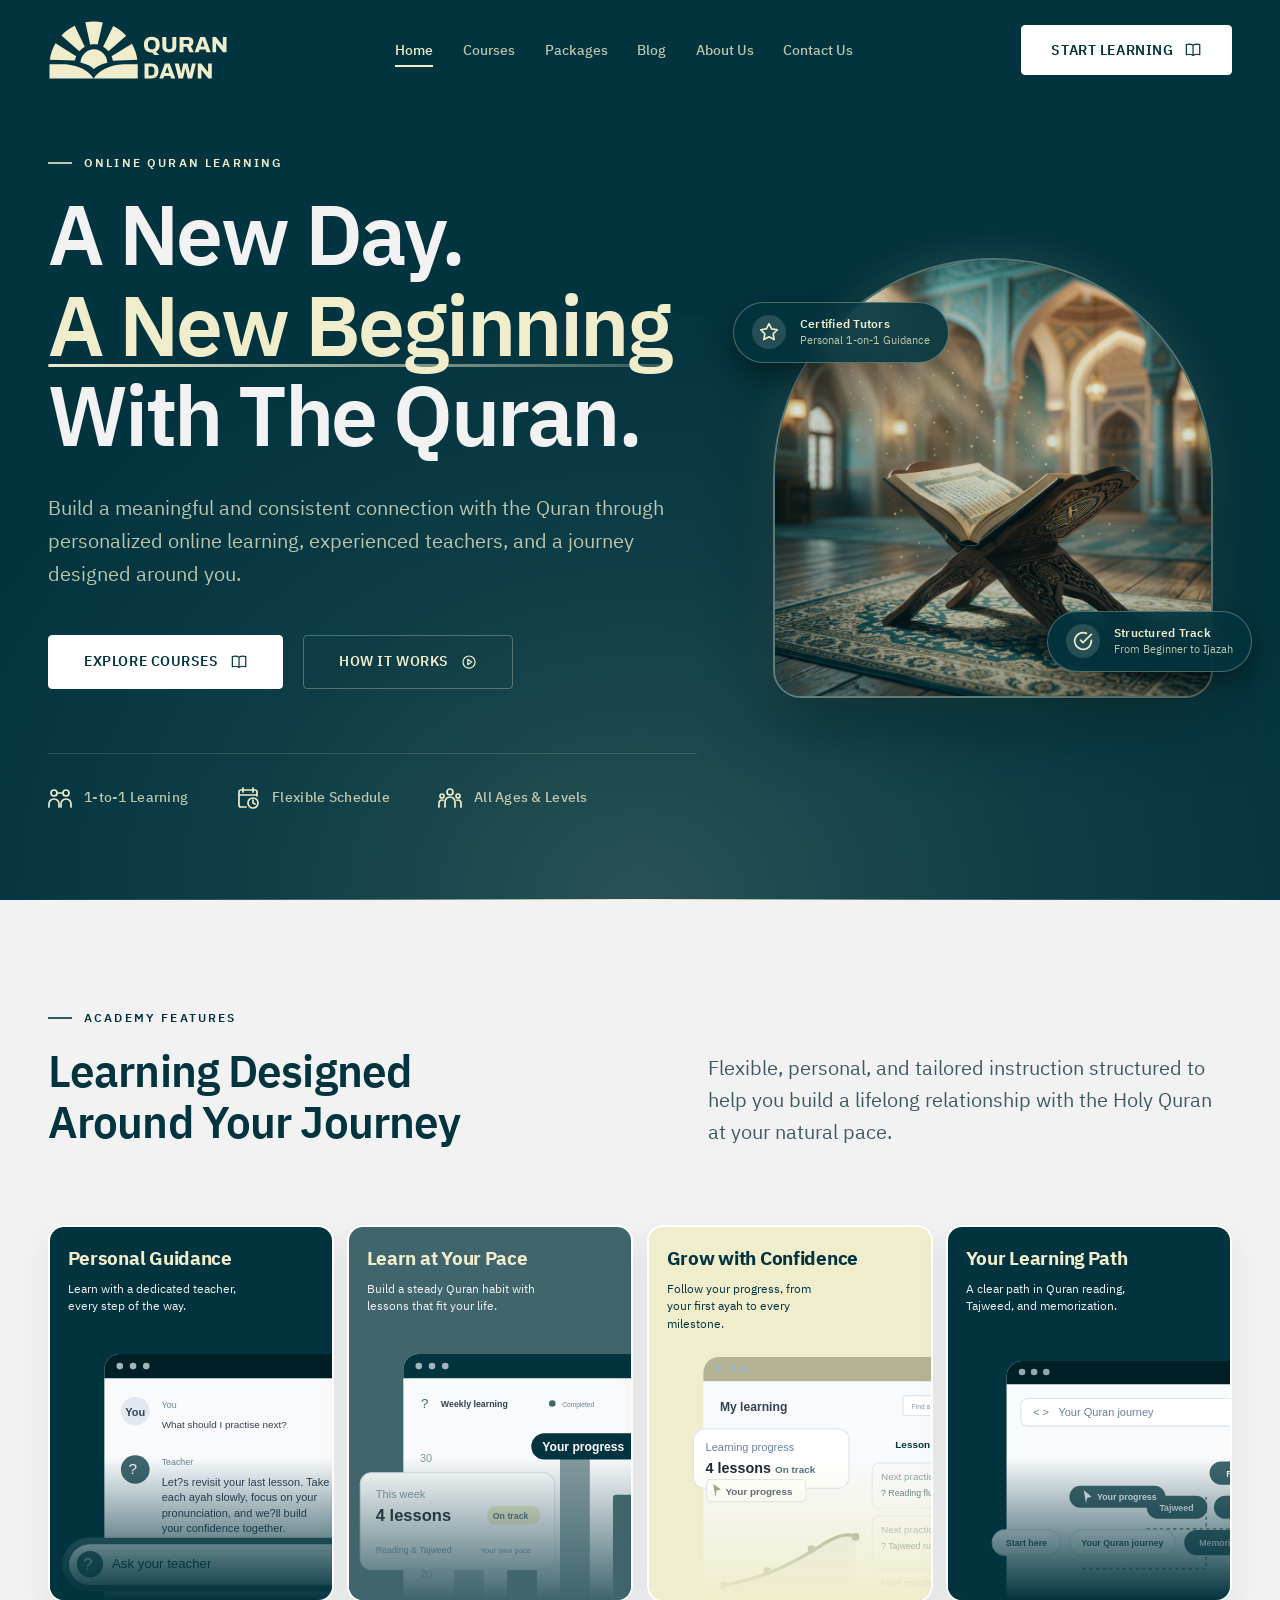
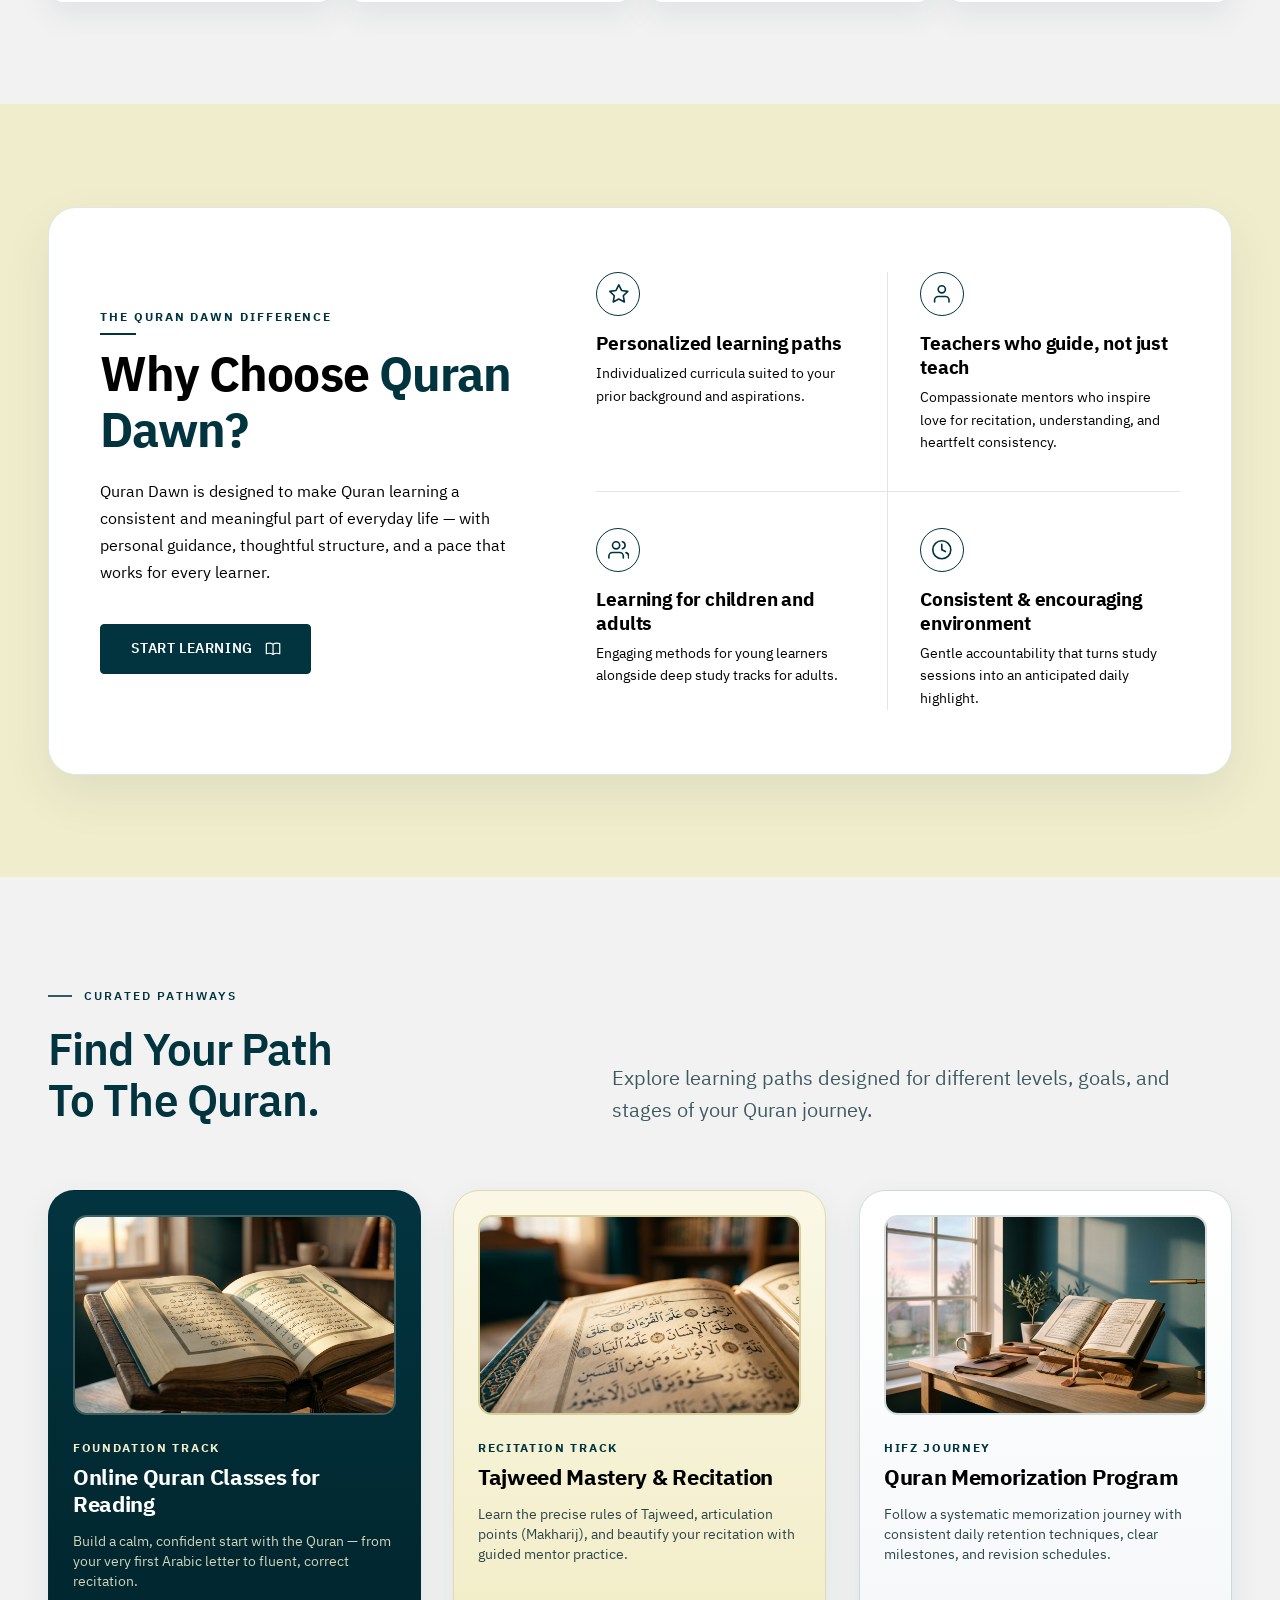
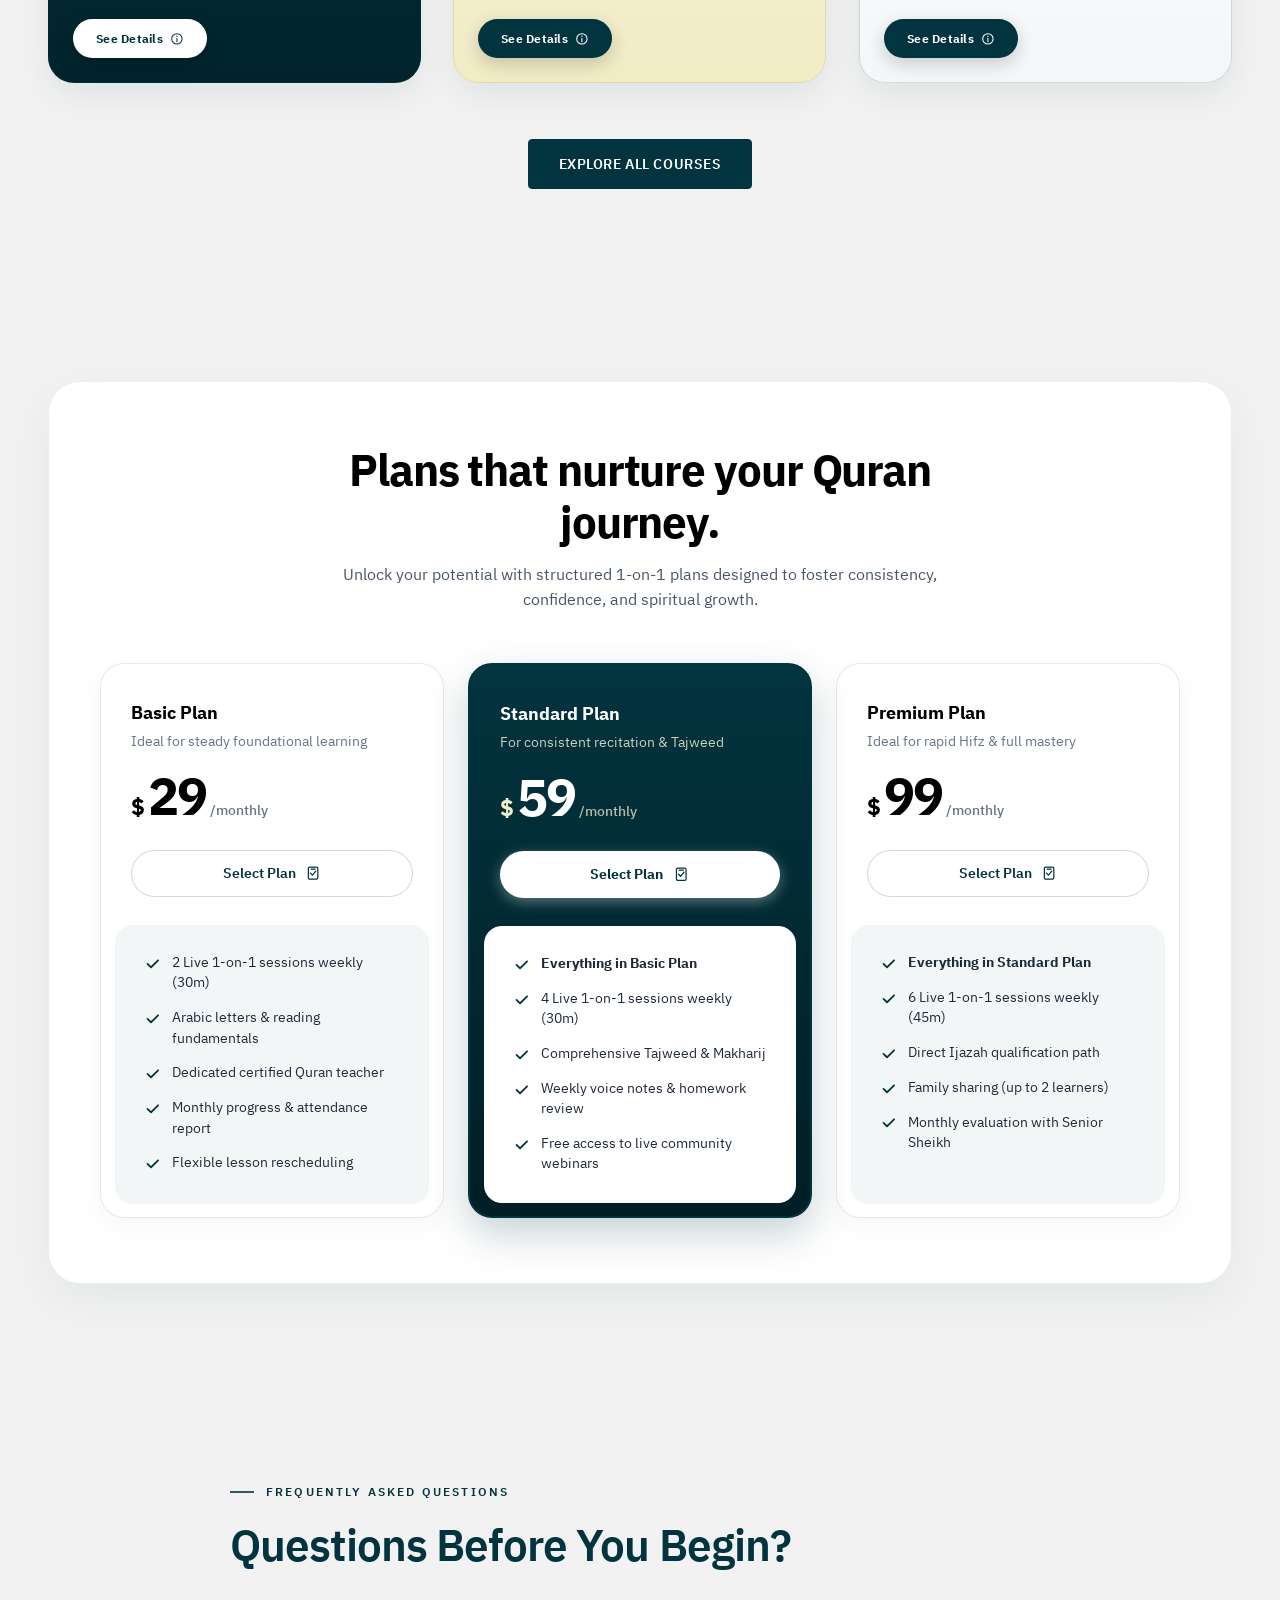
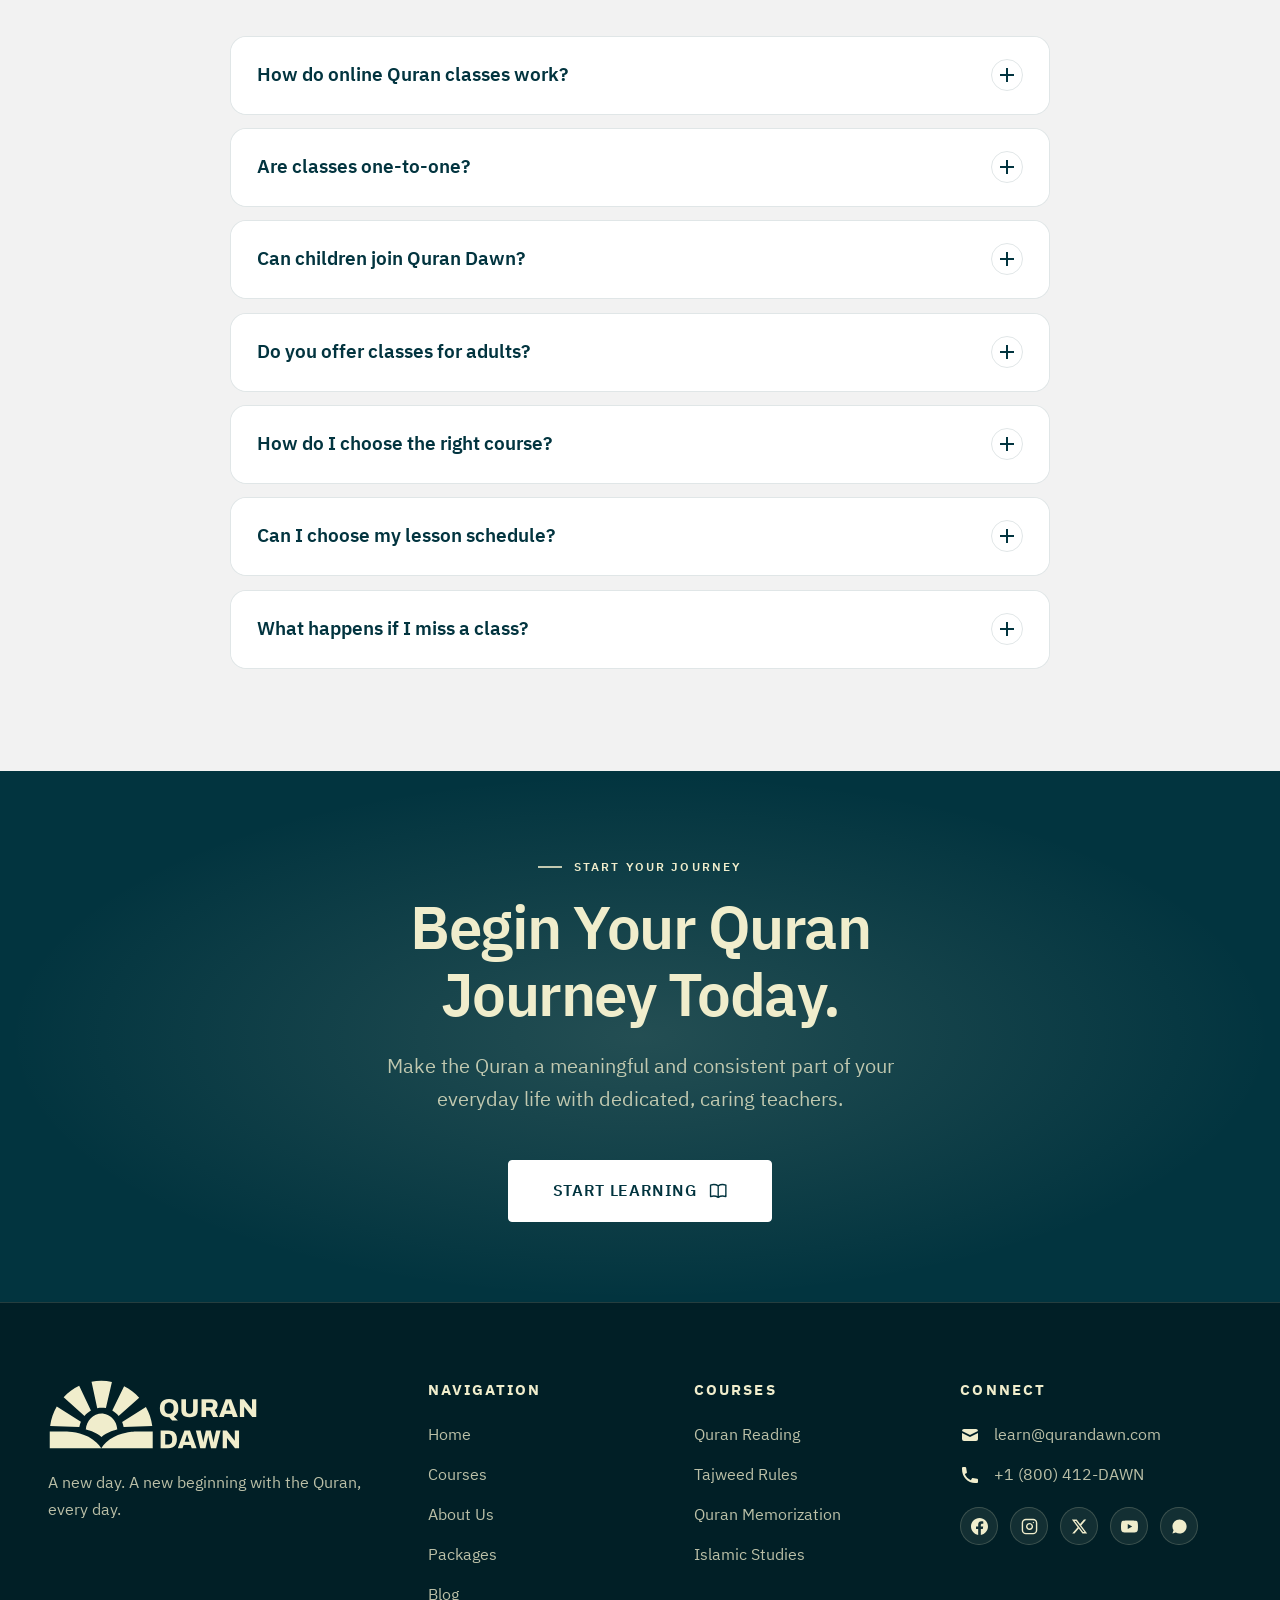
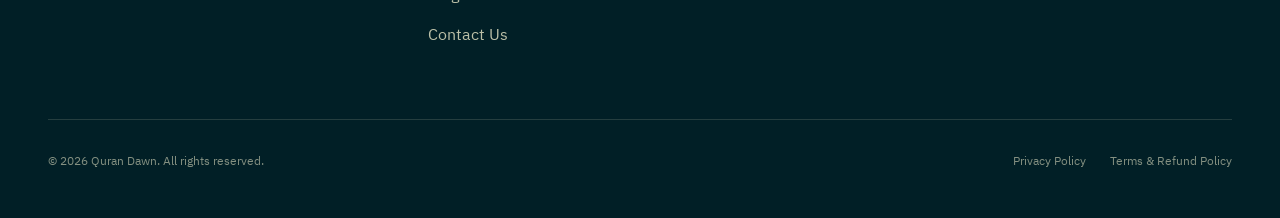
<file: index.html>
<!DOCTYPE html>
<html lang="en">
    <head>
        <meta charset="UTF-8">
        <meta name="viewport" content="width=device-width, initial-scale=1.0">
        <meta http-equiv="X-UA-Compatible" content="IE=edge">
        <title>
            Quran Dawn — A New Day. A New Beginning With The Quran.
        </title>
        <meta name="description" content="Personalized online Quran learning academy. Connect with experienced teachers for 1-to-1 Quran reading, Tajweed, memorization, and Islamic studies.">
        <meta name="theme-color" content="#02343F">
        <!-- Open Graph / Meta -->
        <meta property="og:type" content="website">
        <meta property="og:title" content="Quran Dawn — Online Quran Academy">
        <meta property="og:description" content="A new day. A new beginning with the Quran through personalized, calm, and structured 1-to-1 online learning.">
        <!-- Favicon -->
        <link rel="icon" type="image/svg+xml" href="assets/images/logo-mark.svg">
        <!-- Google Fonts Preconnect & Fonts -->
        <link rel="preconnect" href="https://fonts.googleapis.com">
        <link rel="preconnect" href="https://fonts.gstatic.com" crossorigin>
        <link rel="stylesheet" href="https://fonts.googleapis.com/css2?family=IBM+Plex+Sans+Arabic:wght@300;400;500;600;700&family=IBM+Plex+Sans:ital,wght@0,300;0,400;0,500;0,600;0,700;1,400&display=swap">
        <!-- Stylesheet -->
        <link rel="stylesheet" href="assets/css/style.css">
        <link rel="stylesheet" href="assets/css/preloader.css">
        <script src="assets/js/preloader.js"></script>
    </head>

    <body>
        <!-- Accessible Skip Link -->
        <a href="#main-content" class="skip-link">Skip to main content</a>
        <!-- 01 — SITE HEADER -->

        <header class="site-header">
            <div class="container header-inner">
                <a href="#" aria-label="Quran Dawn Home" class="header-logo">
                    <img src="assets/images/logo-cream.svg" alt="Quran Dawn" width="180" height="60">
                </a>
                <!-- Desktop Navigation -->

                <nav aria-label="Primary Navigation" class="nav-desktop">
                    <ul class="nav-links">
                        <li>
                            <a href="#" class="nav-link active">Home</a>
                        </li>
                        <li>
                            <a href="courses.html" class="nav-link">Courses</a>
                        </li>
                        <li>
                            <a href="pricing.html" class="nav-link">Packages</a>
                        </li>
                        <li>
                            <a href="blog.html" class="nav-link">Blog</a>
                        </li>
                        <li>
                            <a href="about.html" class="nav-link">About Us</a>
                        </li>
                        <li>
                            <a href="contact.html" class="nav-link">Contact Us</a>
                        </li>
                    </ul>
                </nav>

                <div class="header-actions">
                    <a href="pricing.html" class="btn btn-primary">Start Learning <svg class="action-icon" width="20" height="20" viewBox="0 0 24 24" fill="none" stroke="currentColor" stroke-width="1.8" stroke-linecap="round" stroke-linejoin="round" aria-hidden="true" focusable="false"><path d="M12 5v15m0-15C9 3 5 3 2 4v15c3-1 7-1 10 1 3-2 7-2 10-1V4c-3-1-7-1-10 1Z"/></svg></a>

                    <button aria-expanded="false" aria-label="Toggle navigation menu" aria-controls="mobile-nav" class="menu-toggle">
                        <span></span>
                        <span></span>
                        <span></span>
                    </button>
                </div>
            </div>
        </header>
        <!-- Mobile Navigation Drawer -->

        <div class="mobile-nav-overlay"></div>

        <aside id="mobile-nav" aria-label="Mobile Navigation" class="mobile-nav-drawer">
            <div class="mobile-nav-top">
                <span class="mobile-nav-title">Menu</span>
                <button type="button" aria-label="Close navigation menu" class="mobile-nav-close">
                    <svg viewBox="0 0 24 24" width="22" height="22" fill="none" stroke="currentColor" stroke-width="2" stroke-linecap="round" stroke-linejoin="round">
                        <line x1="18" y1="6" x2="6" y2="18"></line>
                        <line x1="6" y1="6" x2="18" y2="18"></line>
                    </svg>
                </button>
            </div>
            <div class="mobile-nav-links">
                <a href="#" class="mobile-nav-link">Home <span>→</span></a>
                <a href="courses.html" class="mobile-nav-link">Courses <span>→</span></a>
                <a href="pricing.html" class="mobile-nav-link">Packages <span>→</span></a>
                <a href="blog.html" class="mobile-nav-link">Blog <span>→</span></a>
                <a href="about.html" class="mobile-nav-link">About Us <span>→</span></a>
                <a href="contact.html" class="mobile-nav-link">Contact Us <span>→</span></a>
            </div>

            <div class="mobile-nav-footer">
                <a href="pricing.html" style="width: 100%;" class="btn btn-primary">Start Learning <svg class="action-icon" width="20" height="20" viewBox="0 0 24 24" fill="none" stroke="currentColor" stroke-width="1.8" stroke-linecap="round" stroke-linejoin="round" aria-hidden="true" focusable="false"><path d="M12 5v15m0-15C9 3 5 3 2 4v15c3-1 7-1 10 1 3-2 7-2 10-1V4c-3-1-7-1-10 1Z"/></svg></a>

                <p style="font-size: var(--text-xs); color: var(--color-text-light-subtle); text-align: center;">
                    Quran Dawn &bull; Online Quran Academy
                </p>
            </div>
        </aside>
        <!-- MAIN CONTENT -->

        <main id="main-content">
            <!-- 02 — HERO SECTION -->

            <section class="hero-section">
                <!-- Ambient Dawn Glow & Horizon Line -->

                <div aria-hidden="true" class="hero-dawn-glow"></div>

                <div aria-hidden="true" class="hero-horizon-line"></div>
                <!-- Abstract Sunrise & Open Book Geometry Backdrop -->

                <div aria-hidden="true" class="hero-brand-backdrop">
                    <img src="assets/images/logo-mark.svg" alt="" width="800" height="520">
                </div>

                <div class="container">
                    <div class="hero-grid">
                        <div class="hero-content fade-up in-view">
                            <div class="eyebrow eyebrow-light">
                                Online Quran Learning
                            </div>

                            <h1 class="hero-title">
                                A New Day.<br> <span class="highlight">A New Beginning</span><br> With The Quran.
                            </h1>

                            <p class="hero-lead">
                                Build a meaningful and consistent connection with the Quran through personalized
                                online learning, experienced teachers, and a journey designed around you.
                            </p>

                            <div class="hero-actions">
                                <a href="#courses" class="btn btn-primary">Explore Courses <svg class="action-icon" width="20" height="20" viewBox="0 0 24 24" fill="none" stroke="currentColor" stroke-width="1.8" stroke-linecap="round" stroke-linejoin="round" aria-hidden="true" focusable="false"><path d="M12 5v15m0-15C9 3 5 3 2 4v15c3-1 7-1 10 1 3-2 7-2 10-1V4c-3-1-7-1-10 1Z"/></svg></a>
                                <a href="#why-us" class="btn btn-ghost-light">How It Works <svg class="action-icon" width="20" height="20" viewBox="0 0 24 24" fill="none" stroke="currentColor" stroke-width="1.8" stroke-linecap="round" stroke-linejoin="round" aria-hidden="true" focusable="false"><circle cx="12" cy="12" r="9"/><path d="m10 8 6 4-6 4Z"/></svg></a>
                            </div>
                            <!-- Micro Indicators (Editorial Dawn Ticks) -->

                            <div class="hero-micro-bar">
                                <div class="hero-micro-item">
                                    <svg class="hero-micro-icon" width="24" height="24" viewBox="0 0 24 24" fill="none" stroke="currentColor" stroke-width="1.7" stroke-linecap="round" stroke-linejoin="round" aria-hidden="true" focusable="false">
                                        <circle cx="6" cy="7" r="3"/>
                                        <circle cx="18" cy="7" r="3"/>
                                        <path d="M1 21v-3a5 5 0 0 1 10 0v3m2 0v-3a5 5 0 0 1 10 0v3M10 7h4"/>
                                    </svg>
                                    1-to-1 Learning
                                </div>

                                <div class="hero-micro-item">
                                    <svg class="hero-micro-icon" width="24" height="24" viewBox="0 0 24 24" fill="none" stroke="currentColor" stroke-width="1.7" stroke-linecap="round" stroke-linejoin="round" aria-hidden="true" focusable="false">
                                        <path d="M10 21H5a2 2 0 0 1-2-2V6a2 2 0 0 1 2-2h14a2 2 0 0 1 2 2v4M7 2v4m10-4v4M3 9h18"/>
                                        <circle cx="17" cy="17" r="5"/>
                                        <path d="M17 14v3l2 1"/>
                                    </svg>
                                    Flexible Schedule
                                </div>

                                <div class="hero-micro-item">
                                    <svg class="hero-micro-icon" width="24" height="24" viewBox="0 0 24 24" fill="none" stroke="currentColor" stroke-width="1.7" stroke-linecap="round" stroke-linejoin="round" aria-hidden="true" focusable="false">
                                        <circle cx="12" cy="6" r="3"/>
                                        <circle cx="4" cy="10" r="2"/>
                                        <circle cx="20" cy="10" r="2"/>
                                        <path d="M7 21v-5a5 5 0 0 1 10 0v5M1 21v-4a3 3 0 0 1 4-2.8M23 21v-4a3 3 0 0 0-4-2.8"/>
                                    </svg>
                                    All Ages & Levels
                                </div>
                            </div>
                        </div>

                        <div class="hero-visual fade-up in-view">
                            <div class="hero-visual-glow" aria-hidden="true"></div>
                            
                            <div class="hero-image-frame">
                                <img src="assets/images/hero-quran.jpg" alt="Holy Quran Recitation and Learning" width="600" height="600" class="hero-main-img" loading="eager">
                                <div class="hero-image-overlay" aria-hidden="true"></div>
                            </div>

                            <div class="hero-badge hero-badge-top">
                                <div class="hero-badge-icon">
                                    <svg width="20" height="20" viewBox="0 0 24 24" fill="none" stroke="currentColor" stroke-width="2" stroke-linecap="round" stroke-linejoin="round"><polygon points="12 2 15.09 8.26 22 9.27 17 14.14 18.18 21.02 12 17.77 5.82 21.02 7 14.14 2 9.27 8.91 8.26 12 2"/></svg>
                                </div>
                                <div>
                                    <strong>Certified Tutors</strong>
                                    <span>Personal 1-on-1 Guidance</span>
                                </div>
                            </div>

                            <div class="hero-badge hero-badge-bottom">
                                <div class="hero-badge-icon">
                                    <svg width="20" height="20" viewBox="0 0 24 24" fill="none" stroke="currentColor" stroke-width="2" stroke-linecap="round" stroke-linejoin="round"><path d="M22 11.08V12a10 10 0 1 1-5.93-9.14"/><polyline points="22 4 12 14.01 9 11.01"/></svg>
                                </div>
                                <div>
                                    <strong>Structured Track</strong>
                                    <span>From Beginner to Ijazah</span>
                                </div>
                            </div>
                        </div>
                    </div>
                </div>
            </section>
            <!-- 03 — FEATURES ACADEMY SECTION -->

            <section class="section features-section">
                <div class="container">
                    <div class="features-header-grid fade-up">
                        <div>
                            <div class="eyebrow eyebrow-dark">
                                Academy Features
                            </div>

                            <h2 class="section-title section-title-dark">
                                Learning Designed<br> Around Your Journey
                            </h2>
                        </div>

                        <div>
                            <p class="section-desc section-desc-dark">
                                Flexible, personal, and tailored instruction structured to help you build a
                                lifelong relationship with the Holy Quran at your natural pace.
                            </p>
                        </div>
                    </div>
                    <!-- Brand-colored feature cards with decorative learning previews -->

                    <div class="features-visual-grid">
                        <!-- Academy feature illustration -->

                        <article class="saas-card saas-card-teal fade-up">
                            <div class="saas-card-header">
                                <h3 class="saas-card-title">
                                    Personal Guidance
                                </h3>

                                <p class="saas-card-desc">
                                    Learn with a dedicated teacher, every step of the way.
                                </p>
                            </div>

                            <!-- Change src below to replace this card illustration with your own image. -->
                            <img class="feature-card-image" src="assets/images/personal-guidance.svg" alt="" width="300" height="250" loading="lazy">
                        </article>
                        <!-- Academy feature illustration -->

                        <article class="saas-card saas-card-crimson fade-up">
                            <div class="saas-card-header">
                                <h3 class="saas-card-title">
                                    Learn at Your Pace
                                </h3>

                                <p class="saas-card-desc">
                                    Build a steady Quran habit with lessons that fit your life.
                                </p>
                            </div>

                            <!-- Change src below to replace this card illustration with your own image. -->
                            <img class="feature-card-image" src="assets/images/learn-at-your-pace.svg" alt="" width="300" height="250" loading="lazy">
                        </article>
                        <!-- Academy feature illustration -->

                        <article class="saas-card saas-card-amber fade-up">
                            <div class="saas-card-header">
                                <h3 class="saas-card-title">
                                    Grow with Confidence
                                </h3>

                                <p class="saas-card-desc">
                                    Follow your progress, from your first ayah to every milestone.
                                </p>
                            </div>

                            <!-- Change src below to replace this card illustration with your own image. -->
                            <img class="feature-card-image" src="assets/images/grow-with-confidence.svg" alt="" width="300" height="250" loading="lazy">
                        </article>
                        <!-- Academy feature illustration -->

                        <article class="saas-card saas-card-azure fade-up">
                            <div class="saas-card-header">
                                <h3 class="saas-card-title">
                                    Your Learning Path
                                </h3>

                                <p class="saas-card-desc">
                                    A clear path in Quran reading, Tajweed, and memorization.
                                </p>
                            </div>

                            <!-- Change src below to replace this card illustration with your own image. -->
                            <img class="learning-path-image" src="assets/images/learning-path.svg" alt="" width="300" height="250" loading="lazy">
                        </article>
                    </div>
                </div>
            </section>
            <!-- 04 — WHY US SECTION (Framed Card with 2x2 Divided Features Grid) -->

            <section id="why-us" class="section why-us-section">
                <!-- Background Abstract Geometry -->

                <div aria-hidden="true" class="why-us-bg-geometry">
                    <img src="assets/images/logo-mark.svg" alt="" width="650" height="420">
                </div>

                <div class="container">
                    <!-- Floating Branded Main Card -->

                    <div class="why-us-card fade-up">
                        <div class="why-us-card-grid">
                            <!-- Left Narrative Column -->

                            <div class="why-us-card-left">
                                <div class="why-us-eyebrow-wrapper">
                                    <span class="why-us-eyebrow">The Quran Dawn Difference</span>
                                    <span aria-hidden="true" class="why-us-eyebrow-line"></span>
                                </div>

                                <h2 class="why-us-card-title">
                                    Why Choose <span class="why-us-highlight">Quran Dawn?</span>
                                </h2>

                                <p class="why-us-card-desc">
                                    Quran Dawn is designed to make Quran learning a consistent and meaningful
                                    part of everyday life — with personal guidance, thoughtful structure, and
                                    a pace that works for every learner.
                                </p>

                                <div class="why-us-card-action">
                                    <a href="pricing.html" class="btn btn-teal">Start Learning <svg class="action-icon" width="20" height="20" viewBox="0 0 24 24" fill="none" stroke="currentColor" stroke-width="1.8" stroke-linecap="round" stroke-linejoin="round" aria-hidden="true" focusable="false"><path d="M12 5v15m0-15C9 3 5 3 2 4v15c3-1 7-1 10 1 3-2 7-2 10-1V4c-3-1-7-1-10 1Z"/></svg></a>
                                </div>
                            </div>
                            <!-- Right 2x2 Divided Pillars Grid -->

                            <div class="why-us-card-right">
                                <div class="why-us-pillars-divided-grid">
                                    <!-- Pillar 1: Top Left -->

                                    <div class="why-pillar-cell pillar-cell-top-left">
                                        <div aria-hidden="true" class="why-pillar-icon-circle">
                                            <svg viewBox="0 0 24 24" fill="none" stroke="currentColor" stroke-width="1.8" stroke-linecap="round" stroke-linejoin="round">
                                                <path d="M12 2L15.09 8.26L22 9.27L17 14.14L18.18 21.02L12 17.77L5.82 21.02L7 14.14L2 9.27L8.91 8.26L12 2Z"/>
                                            </svg>
                                        </div>

                                        <div class="why-pillar-info">
                                            <h3 class="why-pillar-title">
                                                Personalized learning paths
                                            </h3>

                                            <p class="why-pillar-desc">
                                                Individualized curricula suited to your prior background and
                                                aspirations.
                                            </p>
                                        </div>
                                    </div>
                                    <!-- Pillar 2: Top Right -->

                                    <div class="why-pillar-cell pillar-cell-top-right">
                                        <div aria-hidden="true" class="why-pillar-icon-circle">
                                            <svg viewBox="0 0 24 24" fill="none" stroke="currentColor" stroke-width="1.8" stroke-linecap="round" stroke-linejoin="round">
                                                <path d="M20 21v-2a4 4 0 0 0-4-4H8a4 4 0 0 0-4 4v2"></path>
                                                <circle cx="12" cy="7" r="4"></circle>
                                            </svg>
                                        </div>

                                        <div class="why-pillar-info">
                                            <h3 class="why-pillar-title">
                                                Teachers who guide, not just teach
                                            </h3>

                                            <p class="why-pillar-desc">
                                                Compassionate mentors who inspire love for recitation,
                                                understanding, and heartfelt consistency.
                                            </p>
                                        </div>
                                    </div>
                                    <!-- Pillar 3: Bottom Left -->

                                    <div class="why-pillar-cell pillar-cell-bottom-left">
                                        <div aria-hidden="true" class="why-pillar-icon-circle">
                                            <svg viewBox="0 0 24 24" fill="none" stroke="currentColor" stroke-width="1.8" stroke-linecap="round" stroke-linejoin="round">
                                                <path d="M17 21v-2a4 4 0 0 0-4-4H5a4 4 0 0 0-4 4v2"></path>
                                                <circle cx="9" cy="7" r="4"></circle>
                                                <path d="M23 21v-2a4 4 0 0 0-3-3.87"></path>
                                                <path d="M16 3.13a4 4 0 0 1 0 7.75"></path>
                                            </svg>
                                        </div>

                                        <div class="why-pillar-info">
                                            <h3 class="why-pillar-title">
                                                Learning for children and adults
                                            </h3>

                                            <p class="why-pillar-desc">
                                                Engaging methods for young learners alongside deep study
                                                tracks for adults.
                                            </p>
                                        </div>
                                    </div>
                                    <!-- Pillar 4: Bottom Right -->

                                    <div class="why-pillar-cell pillar-cell-bottom-right">
                                        <div aria-hidden="true" class="why-pillar-icon-circle">
                                            <svg viewBox="0 0 24 24" fill="none" stroke="currentColor" stroke-width="1.8" stroke-linecap="round" stroke-linejoin="round">
                                                <circle cx="12" cy="12" r="10"></circle>
                                                <polyline points="12 6 12 12 16 14"></polyline>
                                            </svg>
                                        </div>

                                        <div class="why-pillar-info">
                                            <h3 class="why-pillar-title">
                                                Consistent &amp; encouraging environment
                                            </h3>

                                            <p class="why-pillar-desc">
                                                Gentle accountability that turns study sessions into an
                                                anticipated daily highlight.
                                            </p>
                                        </div>
                                    </div>
                                </div>
                            </div>
                        </div>
                    </div>
                </div>
            </section>
            <!-- 05 — COURSES SECTION (Bespoke Branded Cards) -->

            <section id="courses" class="section courses-section">
                <div class="container">
                    <div class="courses-header-wrapper fade-up">
                        <div>
                            <div class="eyebrow eyebrow-dark">
                                Curated Pathways
                            </div>

                            <h2 class="section-title section-title-dark">
                                Find Your Path<br> To The Quran.
                            </h2>
                        </div>

                        <div>
                            <p style="margin-top: 0;" class="section-desc section-desc-dark">
                                Explore learning paths designed for different levels, goals, and stages of
                                your Quran journey.
                            </p>
                        </div>
                    </div>

                    <div class="courses-grid-v2">
                        <!-- Course 01: Deep Teal (40% Family) -->

                        <article class="course-card-v2 course-theme-teal fade-up">
                            <div class="course-v2-arch-frame">
                                <img src="assets/images/course-reading.jpg" alt="Online Quran Reading Classes" width="600" height="340" loading="lazy" class="course-v2-img">
                            </div>

                            <div class="course-v2-content">
                                <span class="course-v2-eyebrow">Foundation Track</span>

                                <h3 class="course-v2-title">
                                    Online Quran Classes for Reading
                                </h3>

                                <p class="course-v2-desc">
                                    Build a calm, confident start with the Quran — from your very first Arabic
                                    letter to fluent, correct recitation.
                                </p>

                                <div class="course-v2-footer">
                                    <a href="single-course.html#reading" class="course-v2-cta-pill">See Details <svg class="action-icon" width="20" height="20" viewBox="0 0 24 24" fill="none" stroke="currentColor" stroke-width="1.8" stroke-linecap="round" stroke-linejoin="round" aria-hidden="true" focusable="false"><circle cx="12" cy="12" r="9"/><path d="M12 11v6m0-10v1"/></svg></a>
                                </div>
                            </div>
                        </article>
                        <!-- Course 02: Dawn Cream (35% Family) -->

                        <article class="course-card-v2 course-theme-cream fade-up">
                            <div class="course-v2-arch-frame">
                                <img src="assets/images/course-tajweed.jpg" alt="Tajweed Mastery & Recitation" width="600" height="340" loading="lazy" class="course-v2-img">
                            </div>

                            <div class="course-v2-content">
                                <span class="course-v2-eyebrow">Recitation Track</span>

                                <h3 class="course-v2-title">
                                    Tajweed Mastery &amp; Recitation
                                </h3>

                                <p class="course-v2-desc">
                                    Learn the precise rules of Tajweed, articulation points (Makharij), and
                                    beautify your recitation with guided mentor practice.
                                </p>

                                <div class="course-v2-footer">
                                    <a href="single-course.html#tajweed" class="course-v2-cta-pill">See Details <svg class="action-icon" width="20" height="20" viewBox="0 0 24 24" fill="none" stroke="currentColor" stroke-width="1.8" stroke-linecap="round" stroke-linejoin="round" aria-hidden="true" focusable="false"><circle cx="12" cy="12" r="9"/><path d="M12 11v6m0-10v1"/></svg></a>
                                </div>
                            </div>
                        </article>
                        <!-- Course 03: Off-White / Crisp Cloud (25% Family) -->

                        <article class="course-card-v2 course-theme-offwhite fade-up">
                            <div class="course-v2-arch-frame">
                                <img src="assets/images/course-memorization.jpg" alt="Quran Memorization Program" width="600" height="340" loading="lazy" class="course-v2-img">
                            </div>

                            <div class="course-v2-content">
                                <span class="course-v2-eyebrow">Hifz Journey</span>

                                <h3 class="course-v2-title">
                                    Quran Memorization Program
                                </h3>

                                <p class="course-v2-desc">
                                    Follow a systematic memorization journey with consistent daily retention
                                    techniques, clear milestones, and revision schedules.
                                </p>

                                <div class="course-v2-footer">
                                    <a href="single-course.html#memorization" class="course-v2-cta-pill">See Details <svg class="action-icon" width="20" height="20" viewBox="0 0 24 24" fill="none" stroke="currentColor" stroke-width="1.8" stroke-linecap="round" stroke-linejoin="round" aria-hidden="true" focusable="false"><circle cx="12" cy="12" r="9"/><path d="M12 11v6m0-10v1"/></svg></a>
                                </div>
                            </div>
                        </article>
                    </div>

                    <div style="text-align: center;" class="fade-up">
                        <a href="courses.html" class="btn btn-teal">Explore All Courses</a>
                    </div>
                </div>
            </section>
            <!-- 06 — PACKAGES SECTION (Framed Multi-Card Pricing Layout) -->

            <section id="packages" class="section packages-section">
                <div class="container">
                    <!-- Main Framing Card Wrapper -->

                    <div class="pricing-master-container fade-up">
                        <!-- Section Heading -->

                        <div class="pricing-header-center">
                            <h2 class="pricing-main-title">
                                Plans that nurture your Quran journey.
                            </h2>

                            <p class="pricing-main-desc">
                                Unlock your potential with structured 1-on-1 plans designed to foster
                                consistency, confidence, and spiritual growth.
                            </p>
                        </div>
                        <!-- 3-Card Grid -->

                        <div class="pricing-cards-grid">
                            <!-- Card 1: Basic Plan (Light Two-Tone) -->

                            <div class="pricing-card-v2 pricing-card-light fade-up">
                                <div class="pricing-card-top">
                                    <div>
                                        <h3 class="pricing-plan-name">
                                            Basic Plan
                                        </h3>

                                        <p class="pricing-plan-sub">
                                            Ideal for steady foundational learning
                                        </p>
                                    </div>

                                    <div class="pricing-card-rate">
                                        <span class="rate-currency">$</span>
                                        <span class="rate-amount">29</span>
                                        <span class="rate-period">/monthly</span>
                                    </div>
                                    <a href="contact.html" class="btn-light-pill">Select Plan <svg class="action-icon" width="20" height="20" viewBox="0 0 24 24" fill="none" stroke="currentColor" stroke-width="1.8" stroke-linecap="round" stroke-linejoin="round" aria-hidden="true" focusable="false"><rect x="5" y="3" width="14" height="18" rx="2"/><path d="m8 12 3 3 5-6M9 6h6"/></svg></a>
                                </div>

                                <div class="pricing-card-bottom">
                                    <ul class="pricing-features-list">
                                        <li>
                                            <svg viewBox="0 0 20 20" fill="currentColor" class="pricing-check-icon">
                                                <path fill-rule="evenodd" d="M16.707 5.293a1 1 0 010 1.414l-8 8a1 1 0 01-1.414 0l-4-4a1 1 0 011.414-1.414L8 12.586l7.293-7.293a1 1 0 011.414 0z" clip-rule="evenodd"/>
                                            </svg>
                                            <span>2 Live 1-on-1 sessions weekly (30m)</span>
                                        </li>
                                        <li>
                                            <svg viewBox="0 0 20 20" fill="currentColor" class="pricing-check-icon">
                                                <path fill-rule="evenodd" d="M16.707 5.293a1 1 0 010 1.414l-8 8a1 1 0 01-1.414 0l-4-4a1 1 0 011.414-1.414L8 12.586l7.293-7.293a1 1 0 011.414 0z" clip-rule="evenodd"/>
                                            </svg>
                                            <span>Arabic letters &amp; reading fundamentals</span>
                                        </li>
                                        <li>
                                            <svg viewBox="0 0 20 20" fill="currentColor" class="pricing-check-icon">
                                                <path fill-rule="evenodd" d="M16.707 5.293a1 1 0 010 1.414l-8 8a1 1 0 01-1.414 0l-4-4a1 1 0 011.414-1.414L8 12.586l7.293-7.293a1 1 0 011.414 0z" clip-rule="evenodd"/>
                                            </svg>
                                            <span>Dedicated certified Quran teacher</span>
                                        </li>
                                        <li>
                                            <svg viewBox="0 0 20 20" fill="currentColor" class="pricing-check-icon">
                                                <path fill-rule="evenodd" d="M16.707 5.293a1 1 0 010 1.414l-8 8a1 1 0 01-1.414 0l-4-4a1 1 0 011.414-1.414L8 12.586l7.293-7.293a1 1 0 011.414 0z" clip-rule="evenodd"/>
                                            </svg>
                                            <span>Monthly progress &amp; attendance report</span>
                                        </li>
                                        <li>
                                            <svg viewBox="0 0 20 20" fill="currentColor" class="pricing-check-icon">
                                                <path fill-rule="evenodd" d="M16.707 5.293a1 1 0 010 1.414l-8 8a1 1 0 01-1.414 0l-4-4a1 1 0 011.414-1.414L8 12.586l7.293-7.293a1 1 0 011.414 0z" clip-rule="evenodd"/>
                                            </svg>
                                            <span>Flexible lesson rescheduling</span>
                                        </li>
                                    </ul>
                                </div>
                            </div>
                            <!-- Card 2: Standard Plan (Deep Teal Dark - Standout Middle) -->

                            <div class="pricing-card-v2 pricing-card-dark fade-up">
                                <div class="pricing-card-top">
                                    <div>
                                        <h3 class="pricing-plan-name">
                                            Standard Plan
                                        </h3>

                                        <p class="pricing-plan-sub">
                                            For consistent recitation &amp; Tajweed
                                        </p>
                                    </div>

                                    <div class="pricing-card-rate">
                                        <span class="rate-currency rate-currency-accent">$</span>
                                        <span class="rate-amount">59</span>
                                        <span class="rate-period">/monthly</span>
                                    </div>
                                    <a href="contact.html" class="btn-cream-pill">Select Plan <svg class="action-icon" width="20" height="20" viewBox="0 0 24 24" fill="none" stroke="currentColor" stroke-width="1.8" stroke-linecap="round" stroke-linejoin="round" aria-hidden="true" focusable="false"><rect x="5" y="3" width="14" height="18" rx="2"/><path d="m8 12 3 3 5-6M9 6h6"/></svg></a>
                                </div>

                                <div class="pricing-card-bottom">
                                    <ul class="pricing-features-list">
                                        <li>
                                            <svg viewBox="0 0 20 20" fill="currentColor" class="pricing-check-icon">
                                                <path fill-rule="evenodd" d="M16.707 5.293a1 1 0 010 1.414l-8 8a1 1 0 01-1.414 0l-4-4a1 1 0 011.414-1.414L8 12.586l7.293-7.293a1 1 0 011.414 0z" clip-rule="evenodd"/>
                                            </svg>
                                            <span>
                                                <strong>Everything in Basic Plan</strong>
                                            </span>
                                        </li>
                                        <li>
                                            <svg viewBox="0 0 20 20" fill="currentColor" class="pricing-check-icon">
                                                <path fill-rule="evenodd" d="M16.707 5.293a1 1 0 010 1.414l-8 8a1 1 0 01-1.414 0l-4-4a1 1 0 011.414-1.414L8 12.586l7.293-7.293a1 1 0 011.414 0z" clip-rule="evenodd"/>
                                            </svg>
                                            <span>4 Live 1-on-1 sessions weekly (30m)</span>
                                        </li>
                                        <li>
                                            <svg viewBox="0 0 20 20" fill="currentColor" class="pricing-check-icon">
                                                <path fill-rule="evenodd" d="M16.707 5.293a1 1 0 010 1.414l-8 8a1 1 0 01-1.414 0l-4-4a1 1 0 011.414-1.414L8 12.586l7.293-7.293a1 1 0 011.414 0z" clip-rule="evenodd"/>
                                            </svg>
                                            <span>Comprehensive Tajweed &amp; Makharij</span>
                                        </li>
                                        <li>
                                            <svg viewBox="0 0 20 20" fill="currentColor" class="pricing-check-icon">
                                                <path fill-rule="evenodd" d="M16.707 5.293a1 1 0 010 1.414l-8 8a1 1 0 01-1.414 0l-4-4a1 1 0 011.414-1.414L8 12.586l7.293-7.293a1 1 0 011.414 0z" clip-rule="evenodd"/>
                                            </svg>
                                            <span>Weekly voice notes &amp; homework review</span>
                                        </li>
                                        <li>
                                            <svg viewBox="0 0 20 20" fill="currentColor" class="pricing-check-icon">
                                                <path fill-rule="evenodd" d="M16.707 5.293a1 1 0 010 1.414l-8 8a1 1 0 01-1.414 0l-4-4a1 1 0 011.414-1.414L8 12.586l7.293-7.293a1 1 0 011.414 0z" clip-rule="evenodd"/>
                                            </svg>
                                            <span>Free access to live community webinars</span>
                                        </li>
                                    </ul>
                                </div>
                            </div>
                            <!-- Card 3: Premium Plan (Light Two-Tone) -->

                            <div class="pricing-card-v2 pricing-card-light fade-up">
                                <div class="pricing-card-top">
                                    <div>
                                        <h3 class="pricing-plan-name">
                                            Premium Plan
                                        </h3>

                                        <p class="pricing-plan-sub">
                                            Ideal for rapid Hifz &amp; full mastery
                                        </p>
                                    </div>

                                    <div class="pricing-card-rate">
                                        <span class="rate-currency">$</span>
                                        <span class="rate-amount">99</span>
                                        <span class="rate-period">/monthly</span>
                                    </div>
                                    <a href="contact.html" class="btn-light-pill">Select Plan <svg class="action-icon" width="20" height="20" viewBox="0 0 24 24" fill="none" stroke="currentColor" stroke-width="1.8" stroke-linecap="round" stroke-linejoin="round" aria-hidden="true" focusable="false"><rect x="5" y="3" width="14" height="18" rx="2"/><path d="m8 12 3 3 5-6M9 6h6"/></svg></a>
                                </div>

                                <div class="pricing-card-bottom">
                                    <ul class="pricing-features-list">
                                        <li>
                                            <svg viewBox="0 0 20 20" fill="currentColor" class="pricing-check-icon">
                                                <path fill-rule="evenodd" d="M16.707 5.293a1 1 0 010 1.414l-8 8a1 1 0 01-1.414 0l-4-4a1 1 0 011.414-1.414L8 12.586l7.293-7.293a1 1 0 011.414 0z" clip-rule="evenodd"/>
                                            </svg>
                                            <span>
                                                <strong>Everything in Standard Plan</strong>
                                            </span>
                                        </li>
                                        <li>
                                            <svg viewBox="0 0 20 20" fill="currentColor" class="pricing-check-icon">
                                                <path fill-rule="evenodd" d="M16.707 5.293a1 1 0 010 1.414l-8 8a1 1 0 01-1.414 0l-4-4a1 1 0 011.414-1.414L8 12.586l7.293-7.293a1 1 0 011.414 0z" clip-rule="evenodd"/>
                                            </svg>
                                            <span>6 Live 1-on-1 sessions weekly (45m)</span>
                                        </li>
                                        <li>
                                            <svg viewBox="0 0 20 20" fill="currentColor" class="pricing-check-icon">
                                                <path fill-rule="evenodd" d="M16.707 5.293a1 1 0 010 1.414l-8 8a1 1 0 01-1.414 0l-4-4a1 1 0 011.414-1.414L8 12.586l7.293-7.293a1 1 0 011.414 0z" clip-rule="evenodd"/>
                                            </svg>
                                            <span>Direct Ijazah qualification path</span>
                                        </li>
                                        <li>
                                            <svg viewBox="0 0 20 20" fill="currentColor" class="pricing-check-icon">
                                                <path fill-rule="evenodd" d="M16.707 5.293a1 1 0 010 1.414l-8 8a1 1 0 01-1.414 0l-4-4a1 1 0 011.414-1.414L8 12.586l7.293-7.293a1 1 0 011.414 0z" clip-rule="evenodd"/>
                                            </svg>
                                            <span>Family sharing (up to 2 learners)</span>
                                        </li>
                                        <li>
                                            <svg viewBox="0 0 20 20" fill="currentColor" class="pricing-check-icon">
                                                <path fill-rule="evenodd" d="M16.707 5.293a1 1 0 010 1.414l-8 8a1 1 0 01-1.414 0l-4-4a1 1 0 011.414-1.414L8 12.586l7.293-7.293a1 1 0 011.414 0z" clip-rule="evenodd"/>
                                            </svg>
                                            <span>Monthly evaluation with Senior Sheikh</span>
                                        </li>
                                    </ul>
                                </div>
                            </div>
                        </div>
                    </div>
                </div>
            </section>
            <!-- 07 — FAQ SECTION (Calm Minimalist Accordion) -->

            <section class="section faq-section">
                <div class="container">
                    <div class="faq-wrapper">
                        <div class="section-header fade-up">
                            <div class="eyebrow eyebrow-dark">
                                Frequently Asked Questions
                            </div>

                            <h2 class="section-title section-title-dark">
                                Questions Before You Begin?
                            </h2>
                        </div>

                        <div class="faq-list">
                            <!-- Question 1 -->

                            <div class="faq-item fade-up">
                                <button aria-expanded="false" aria-controls="faq-ans-1" id="faq-btn-1" class="faq-trigger">
                                    <span>How do online Quran classes work?</span>
                                    <span aria-hidden="true" class="faq-icon-wrapper">
                                        <svg width="14" height="14" viewBox="0 0 14 14" fill="none" stroke="currentColor" stroke-width="2">
                                            <line x1="7" y1="0" x2="7" y2="14"></line>
                                            <line x1="0" y1="7" x2="14" y2="7"></line>
                                        </svg>
                                    </span>
                                </button>

                                <div id="faq-ans-1" role="region" aria-labelledby="faq-btn-1" class="faq-panel">
                                    <div class="faq-panel-inner">
                                        Classes take place in a private, one-on-one virtual classroom with
                                        high-quality audio and visual screen sharing of the Quran. You and
                                        your dedicated teacher interact in real-time, allowing immediate
                                        feedback, corrections, and personalized guidance.
                                    </div>
                                </div>
                            </div>
                            <!-- Question 2 -->

                            <div class="faq-item fade-up">
                                <button aria-expanded="false" aria-controls="faq-ans-2" id="faq-btn-2" class="faq-trigger">
                                    <span>Are classes one-to-one?</span>
                                    <span aria-hidden="true" class="faq-icon-wrapper">
                                        <svg width="14" height="14" viewBox="0 0 14 14" fill="none" stroke="currentColor" stroke-width="2">
                                            <line x1="7" y1="0" x2="7" y2="14"></line>
                                            <line x1="0" y1="7" x2="14" y2="7"></line>
                                        </svg>
                                    </span>
                                </button>

                                <div id="faq-ans-2" role="region" aria-labelledby="faq-btn-2" class="faq-panel">
                                    <div class="faq-panel-inner">
                                        Yes, 100% of our core classes are private one-to-one sessions. This
                                        ensures complete personal attention, customized pacing, and a safe,
                                        comfortable learning space for each individual student.
                                    </div>
                                </div>
                            </div>
                            <!-- Question 3 -->

                            <div class="faq-item fade-up">
                                <button aria-expanded="false" aria-controls="faq-ans-3" id="faq-btn-3" class="faq-trigger">
                                    <span>Can children join Quran Dawn?</span>
                                    <span aria-hidden="true" class="faq-icon-wrapper">
                                        <svg width="14" height="14" viewBox="0 0 14 14" fill="none" stroke="currentColor" stroke-width="2">
                                            <line x1="7" y1="0" x2="7" y2="14"></line>
                                            <line x1="0" y1="7" x2="14" y2="7"></line>
                                        </svg>
                                    </span>
                                </button>

                                <div id="faq-ans-3" role="region" aria-labelledby="faq-btn-3" class="faq-panel">
                                    <div class="faq-panel-inner">
                                        Absolutely. We offer specialized teaching tracks for children starting
                                        from age 5. Our teachers are trained in patient, engaging, and
                                        encouraging pedagogical methods that make learning enjoyable and
                                        inspiring for young minds.
                                    </div>
                                </div>
                            </div>
                            <!-- Question 4 -->

                            <div class="faq-item fade-up">
                                <button aria-expanded="false" aria-controls="faq-ans-4" id="faq-btn-4" class="faq-trigger">
                                    <span>Do you offer classes for adults?</span>
                                    <span aria-hidden="true" class="faq-icon-wrapper">
                                        <svg width="14" height="14" viewBox="0 0 14 14" fill="none" stroke="currentColor" stroke-width="2">
                                            <line x1="7" y1="0" x2="7" y2="14"></line>
                                            <line x1="0" y1="7" x2="14" y2="7"></line>
                                        </svg>
                                    </span>
                                </button>

                                <div id="faq-ans-4" role="region" aria-labelledby="faq-btn-4" class="faq-panel">
                                    <div class="faq-panel-inner">
                                        Yes, we have dedicated tracks for adults of all ages and backgrounds —
                                        whether you are starting from the Arabic alphabet as a beginner,
                                        refining your Tajweed, or memorizing the Quran around a busy
                                        professional schedule.
                                    </div>
                                </div>
                            </div>
                            <!-- Question 5 -->

                            <div class="faq-item fade-up">
                                <button aria-expanded="false" aria-controls="faq-ans-5" id="faq-btn-5" class="faq-trigger">
                                    <span>How do I choose the right course?</span>
                                    <span aria-hidden="true" class="faq-icon-wrapper">
                                        <svg width="14" height="14" viewBox="0 0 14 14" fill="none" stroke="currentColor" stroke-width="2">
                                            <line x1="7" y1="0" x2="7" y2="14"></line>
                                            <line x1="0" y1="7" x2="14" y2="7"></line>
                                        </svg>
                                    </span>
                                </button>

                                <div id="faq-ans-5" role="region" aria-labelledby="faq-btn-5" class="faq-panel">
                                    <div class="faq-panel-inner">
                                        Upon signing up, we conduct a friendly preliminary assessment session
                                        to understand your current level, goals, and schedule availability. We
                                        then recommend the most fitting course and matched instructor for your
                                        journey.
                                    </div>
                                </div>
                            </div>
                            <!-- Question 6 -->

                            <div class="faq-item fade-up">
                                <button aria-expanded="false" aria-controls="faq-ans-6" id="faq-btn-6" class="faq-trigger">
                                    <span>Can I choose my lesson schedule?</span>
                                    <span aria-hidden="true" class="faq-icon-wrapper">
                                        <svg width="14" height="14" viewBox="0 0 14 14" fill="none" stroke="currentColor" stroke-width="2">
                                            <line x1="7" y1="0" x2="7" y2="14"></line>
                                            <line x1="0" y1="7" x2="14" y2="7"></line>
                                        </svg>
                                    </span>
                                </button>

                                <div id="faq-ans-6" role="region" aria-labelledby="faq-btn-6" class="faq-panel">
                                    <div class="faq-panel-inner">
                                        Yes. We operate across international time zones with 24/7
                                        availability. You select the days and specific times that best fit
                                        your lifestyle and family commitments.
                                    </div>
                                </div>
                            </div>
                            <!-- Question 7 -->

                            <div class="faq-item fade-up">
                                <button aria-expanded="false" aria-controls="faq-ans-7" id="faq-btn-7" class="faq-trigger">
                                    <span>What happens if I miss a class?</span>
                                    <span aria-hidden="true" class="faq-icon-wrapper">
                                        <svg width="14" height="14" viewBox="0 0 14 14" fill="none" stroke="currentColor" stroke-width="2">
                                            <line x1="7" y1="0" x2="7" y2="14"></line>
                                            <line x1="0" y1="7" x2="14" y2="7"></line>
                                        </svg>
                                    </span>
                                </button>

                                <div id="faq-ans-7" role="region" aria-labelledby="faq-btn-7" class="faq-panel">
                                    <div class="faq-panel-inner">
                                        Life happens! With at least 4 hours advance notice, you can easily
                                        reschedule your lesson for a makeup time without forfeiting your
                                        session.
                                    </div>
                                </div>
                            </div>
                        </div>
                    </div>
                </div>
            </section>
            <!-- 08 — PRE-FOOTER CTA SECTION -->

            <section id="contact" class="pre-footer-cta">
                <!-- Ambient Dawn Atmosphere -->

                <div aria-hidden="true" class="pre-footer-dawn-glow"></div>
                <!-- Cropped Oversized Sunrise Geometry -->

                <div aria-hidden="true" class="pre-footer-backdrop-geometry">
                    <img src="assets/images/logo-mark.svg" alt="" width="850" height="540">
                </div>

                <div class="container">
                    <div class="pre-footer-content fade-up">
                        <div style="justify-content: center;" class="eyebrow eyebrow-light">
                            Start Your Journey
                        </div>

                        <h2 class="pre-footer-title">
                            Begin Your Quran<br> Journey Today.
                        </h2>

                        <p class="pre-footer-lead">
                            Make the Quran a meaningful and consistent part of your everyday life with
                            dedicated, caring teachers.
                        </p>
                        <a href="pricing.html" style="padding: 1.1rem 2.75rem; font-size: 1rem;" class="btn btn-primary">Start Learning <svg class="action-icon" width="20" height="20" viewBox="0 0 24 24" fill="none" stroke="currentColor" stroke-width="1.8" stroke-linecap="round" stroke-linejoin="round" aria-hidden="true" focusable="false"><path d="M12 5v15m0-15C9 3 5 3 2 4v15c3-1 7-1 10 1 3-2 7-2 10-1V4c-3-1-7-1-10 1Z"/></svg></a>
                    </div>
                </div>
            </section>
        </main>
        <!-- 09 — SITE FOOTER -->

        <footer class="site-footer">
            <div class="container">
                <div class="footer-top-grid">
                    <!-- Brand Info -->

                    <div class="footer-brand">
                        <a href="#" class="footer-logo">
                            <img src="assets/images/logo-cream.svg" alt="Quran Dawn" width="210" height="70">
                        </a>

                        <p class="footer-tagline">
                            A new day. A new beginning with the Quran, every day.
                        </p>
                    </div>
                    <!-- Navigation -->

                    <div>
                        <h4 class="footer-heading">
                            Navigation
                        </h4>

                        <ul class="footer-nav-list">
                            <li>
                                <a href="#" class="footer-nav-link">Home</a>
                            </li>
                            <li>
                                <a href="courses.html" class="footer-nav-link">Courses</a>
                            </li>
                            <li>
                                <a href="about.html" class="footer-nav-link">About Us</a>
                            </li>
                            <li>
                                <a href="pricing.html" class="footer-nav-link">Packages</a>
                            </li>
                            <li>
                                <a href="blog.html" class="footer-nav-link">Blog</a>
                            </li>
                            <li>
                                <a href="contact.html" class="footer-nav-link">Contact Us</a>
                            </li>
                        </ul>
                    </div>
                    <!-- Courses -->

                    <div>
                        <h4 class="footer-heading">
                            Courses
                        </h4>

                        <ul class="footer-nav-list">
                            <li>
                                <a href="courses.html" class="footer-nav-link">Quran Reading</a>
                            </li>
                            <li>
                                <a href="courses.html" class="footer-nav-link">Tajweed Rules</a>
                            </li>
                            <li>
                                <a href="courses.html" class="footer-nav-link">Quran Memorization</a>
                            </li>
                            <li>
                                <a href="courses.html" class="footer-nav-link">Islamic Studies</a>
                            </li>
                        </ul>
                    </div>
                    <!-- Contact & Connect -->

                    <div>
                        <h4 class="footer-heading">
                            Connect
                        </h4>

                        <div class="footer-contact-item">
                            <svg viewBox="0 0 20 20" fill="currentColor" class="footer-contact-icon">
                                <path d="M2.003 5.884L10 9.882l7.997-3.998A2 2 0 0016 4H4a2 2 0 00-1.997 1.884z"/>
                                <path d="M18 8.118l-8 4-8-4V14a2 2 0 002 2h12a2 2 0 002-2V8.118z"/>
                            </svg>
                            <span>learn@qurandawn.com</span>
                        </div>

                        <div class="footer-contact-item">
                            <svg viewBox="0 0 20 20" fill="currentColor" class="footer-contact-icon">
                                <path d="M2 3a1 1 0 011-1h2.153a1 1 0 01.986.836l.74 4.435a1 1 0 01-.54 1.06l-1.548.773a11.037 11.037 0 006.105 6.105l.774-1.548a1 1 0 011.059-.54l4.435.74a1 1 0 01.836.986V17a1 1 0 01-1 1h-2C7.82 18 2 12.18 2 4V3z"/>
                            </svg>
                            <span>+1 (800) 412-DAWN</span>
                        </div>
                        <div class="footer-social-list">
                            <a href="https://facebook.com" target="_blank" rel="noopener noreferrer" class="footer-social-link" aria-label="Facebook">
                                <svg viewBox="0 0 24 24" fill="currentColor"><path d="M24 12.073c0-6.627-5.373-12-12-12s-12 5.373-12 12c0 5.99 4.388 10.954 10.125 11.854v-8.385H7.078v-3.47h3.047V9.43c0-3.007 1.792-4.669 4.533-4.669 1.312 0 2.686.235 2.686.235v2.953H15.83c-1.491 0-1.956.925-1.956 1.874v2.25h3.328l-.532 3.47h-2.796v8.385C19.612 23.027 24 18.062 24 12.073z"/></svg>
                            </a>
                            <a href="https://instagram.com" target="_blank" rel="noopener noreferrer" class="footer-social-link" aria-label="Instagram">
                                <svg viewBox="0 0 24 24" fill="none" stroke="currentColor" stroke-width="2" stroke-linecap="round" stroke-linejoin="round"><rect x="2" y="2" width="20" height="20" rx="5" ry="5"/><path d="M16 11.37A4 4 0 1 1 12.63 8 4 4 0 0 1 16 11.37z"/><line x1="17.5" y1="6.5" x2="17.51" y2="6.5"/></svg>
                            </a>
                            <a href="https://x.com" target="_blank" rel="noopener noreferrer" class="footer-social-link" aria-label="X (Twitter)">
                                <svg viewBox="0 0 24 24" fill="currentColor"><path d="M18.244 2.25h3.308l-7.227 8.26 8.502 11.24H16.17l-5.214-6.817L4.99 21.75H1.68l7.73-8.835L1.254 2.25H8.08l4.713 6.231zm-1.161 17.52h1.833L7.084 4.126H5.117z"/></svg>
                            </a>
                            <a href="https://youtube.com" target="_blank" rel="noopener noreferrer" class="footer-social-link" aria-label="YouTube">
                                <svg viewBox="0 0 24 24" fill="currentColor"><path d="M23.498 6.186a3.016 3.016 0 0 0-2.122-2.136C19.505 3.545 12 3.545 12 3.545s-7.505 0-9.377.505A3.017 3.017 0 0 0 .502 6.186C0 8.07 0 12 0 12s0 3.93.502 5.814a3.016 3.016 0 0 0 2.122 2.136c1.871.505 9.376.505 9.376.505s7.505 0 9.377-.505a3.015 3.015 0 0 0 2.122-2.136C24 15.93 24 12 24 12s0-3.93-.502-5.814zM9.545 15.568V8.432L15.818 12l-6.273 3.568z"/></svg>
                            </a>
                            <a href="https://wa.me/" target="_blank" rel="noopener noreferrer" class="footer-social-link" aria-label="WhatsApp">
                                <svg viewBox="0 0 24 24" fill="currentColor"><path d="M17.472 14.382c-.301-.15-1.78-.879-2.056-.98-.276-.1-.476-.15-.677.15-.2.3-.776.98-.952 1.18-.175.2-.351.225-.652.075s-1.272-.469-2.424-1.496c-.896-.799-1.502-1.786-1.678-2.087-.175-.3-.019-.462.131-.611.136-.134.301-.35.452-.525.15-.175.2-.3.301-.5.1-.2.05-.375-.025-.525-.075-.15-.677-1.633-.928-2.236-.245-.588-.493-.508-.677-.518-.175-.01-.376-.01-.577-.01s-.527.075-.802.375c-.276.3-1.053 1.03-1.053 2.511s1.078 2.912 1.228 3.113c.15.2 2.122 3.24 5.141 4.544.718.31 1.279.496 1.716.635.722.23 1.38.197 1.9-.12.578-.352 1.78-1.28 2.03-1.78.251-.5.251-.929.176-1.079-.075-.15-.276-.225-.577-.375zM12.042 2C6.518 2 2.03 6.488 2.03 12.012c0 1.98.577 3.823 1.576 5.378L2 22l4.764-1.554a9.972 9.972 0 0 0 5.278 1.488c5.524 0 10.012-4.488 10.012-10.012C22.054 6.488 17.566 2 12.042 2z"/></svg>
                            </a>
                        </div>
                    </div>
                </div>
                <!-- Footer Bottom -->

                <div class="footer-bottom">
                    <div>
                        &copy; 2026 Quran Dawn. All rights reserved.
                    </div>

                    <div class="footer-legal-links">
                        <a href="privacy-policy.html">Privacy Policy</a>
                        <a href="terms-refund-policy.html">Terms &amp; Refund Policy</a>
                    </div>
                </div>
            </div>
            <!-- Grounding Horizon Sunrise Geometry -->

            <div aria-hidden="true" class="footer-horizon-geometry">
                <img src="assets/images/symbol-sunrise-rays.svg" alt="" width="700" height="200">
            </div>
        </footer>
        <!-- Scripts -->
        <script src="assets/js/main.js"></script>
    </body>
</html>
</file>
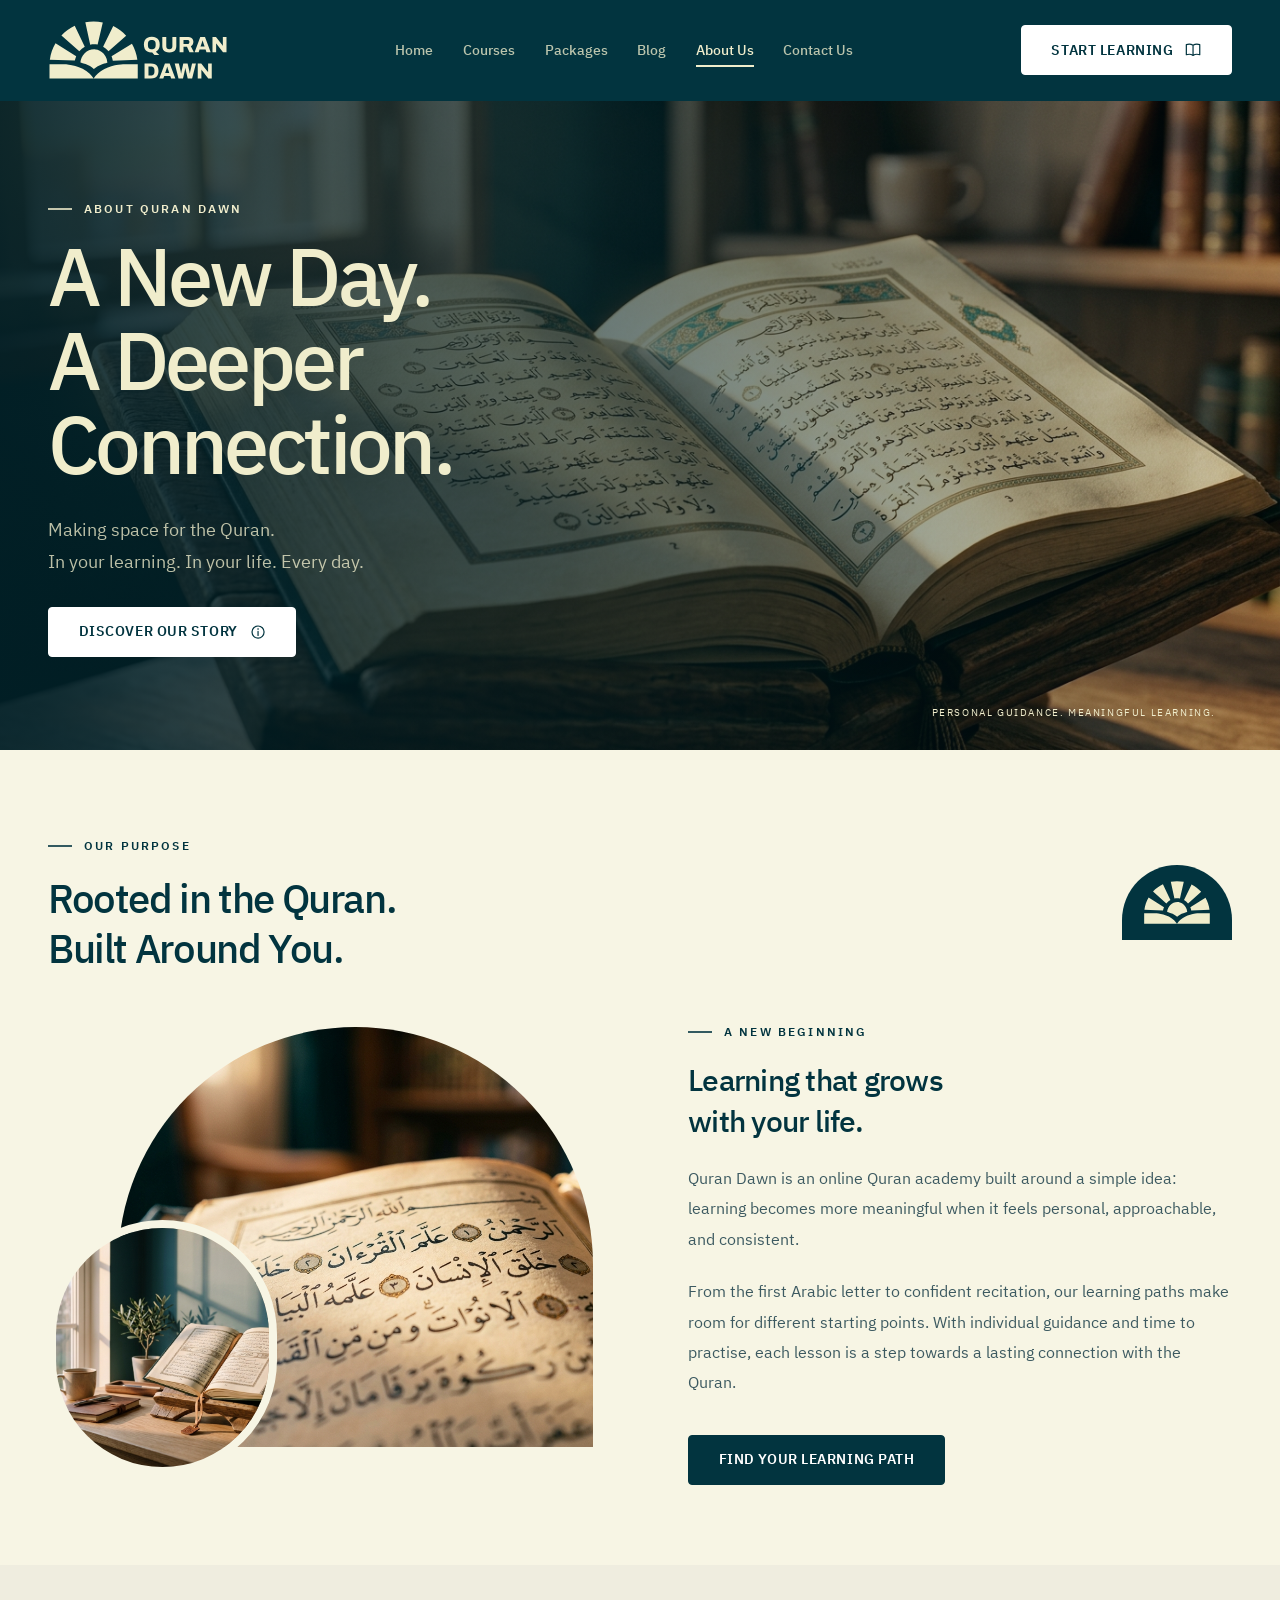
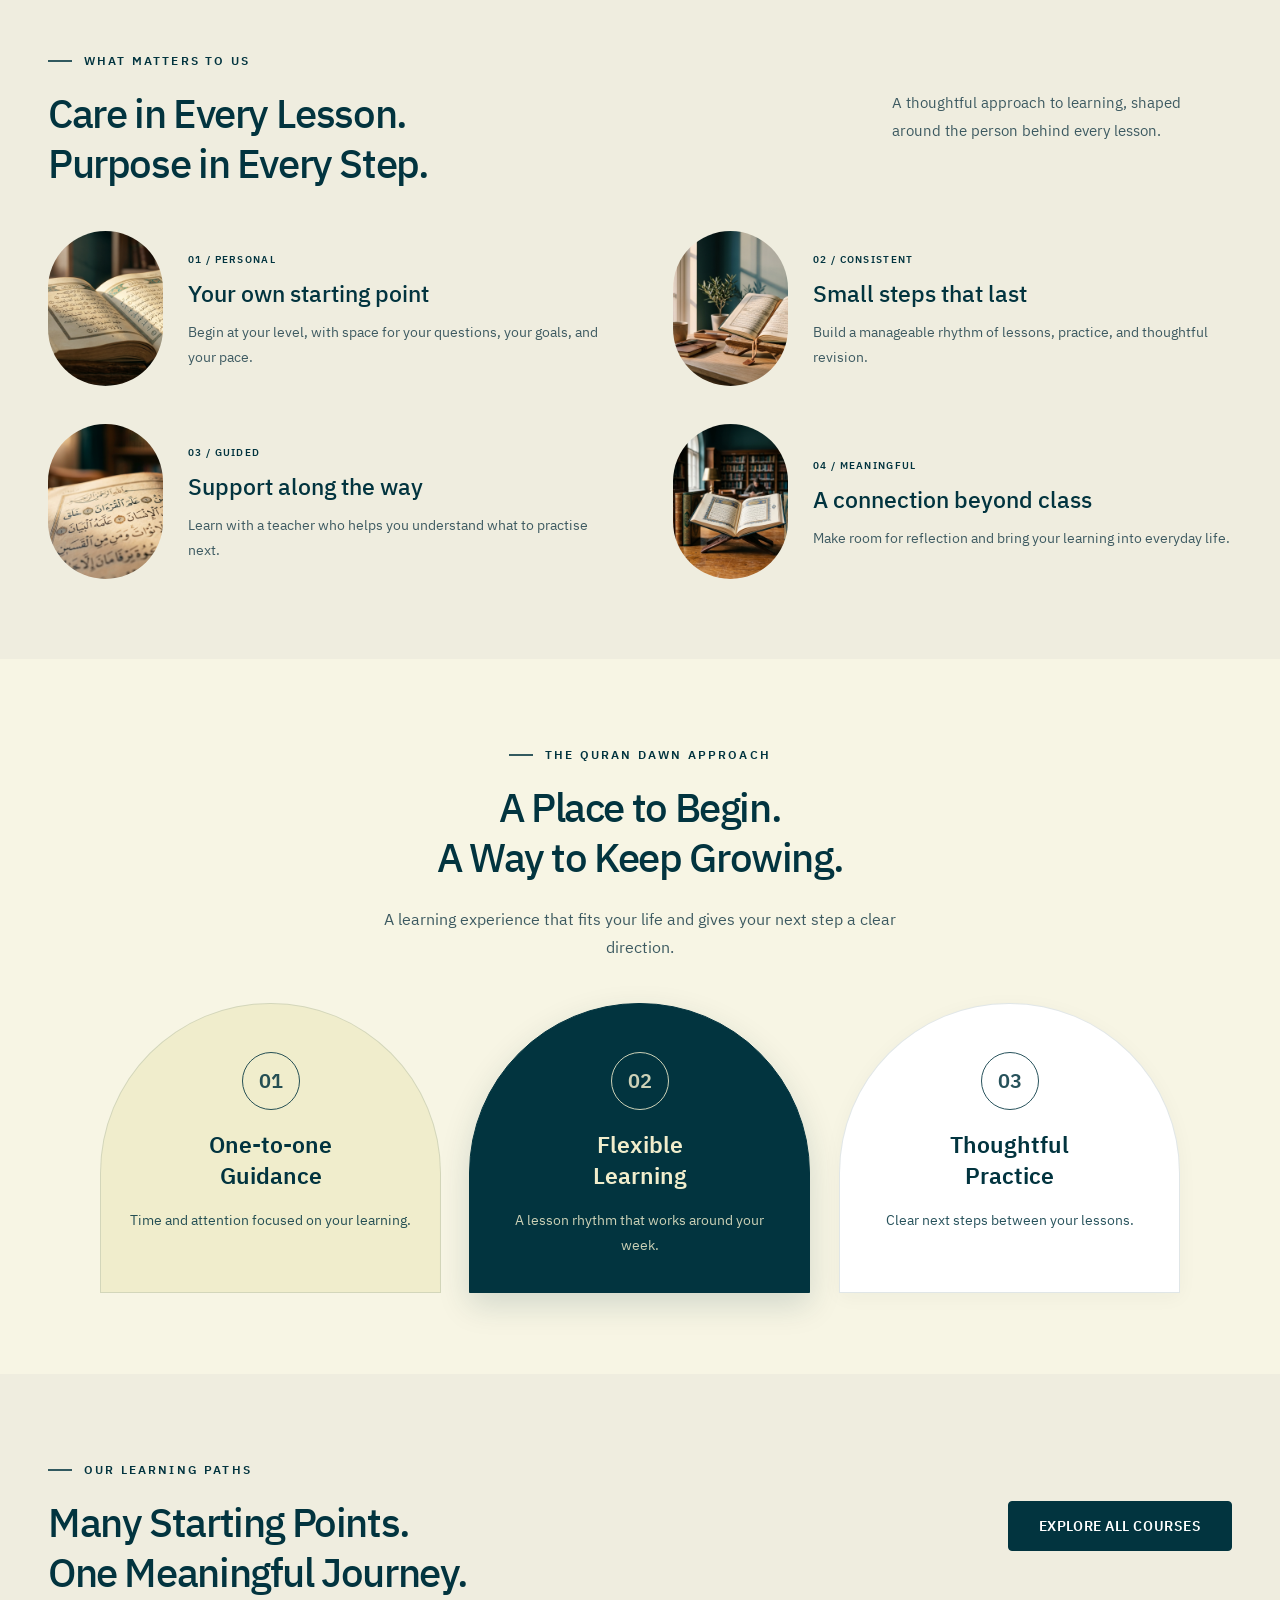
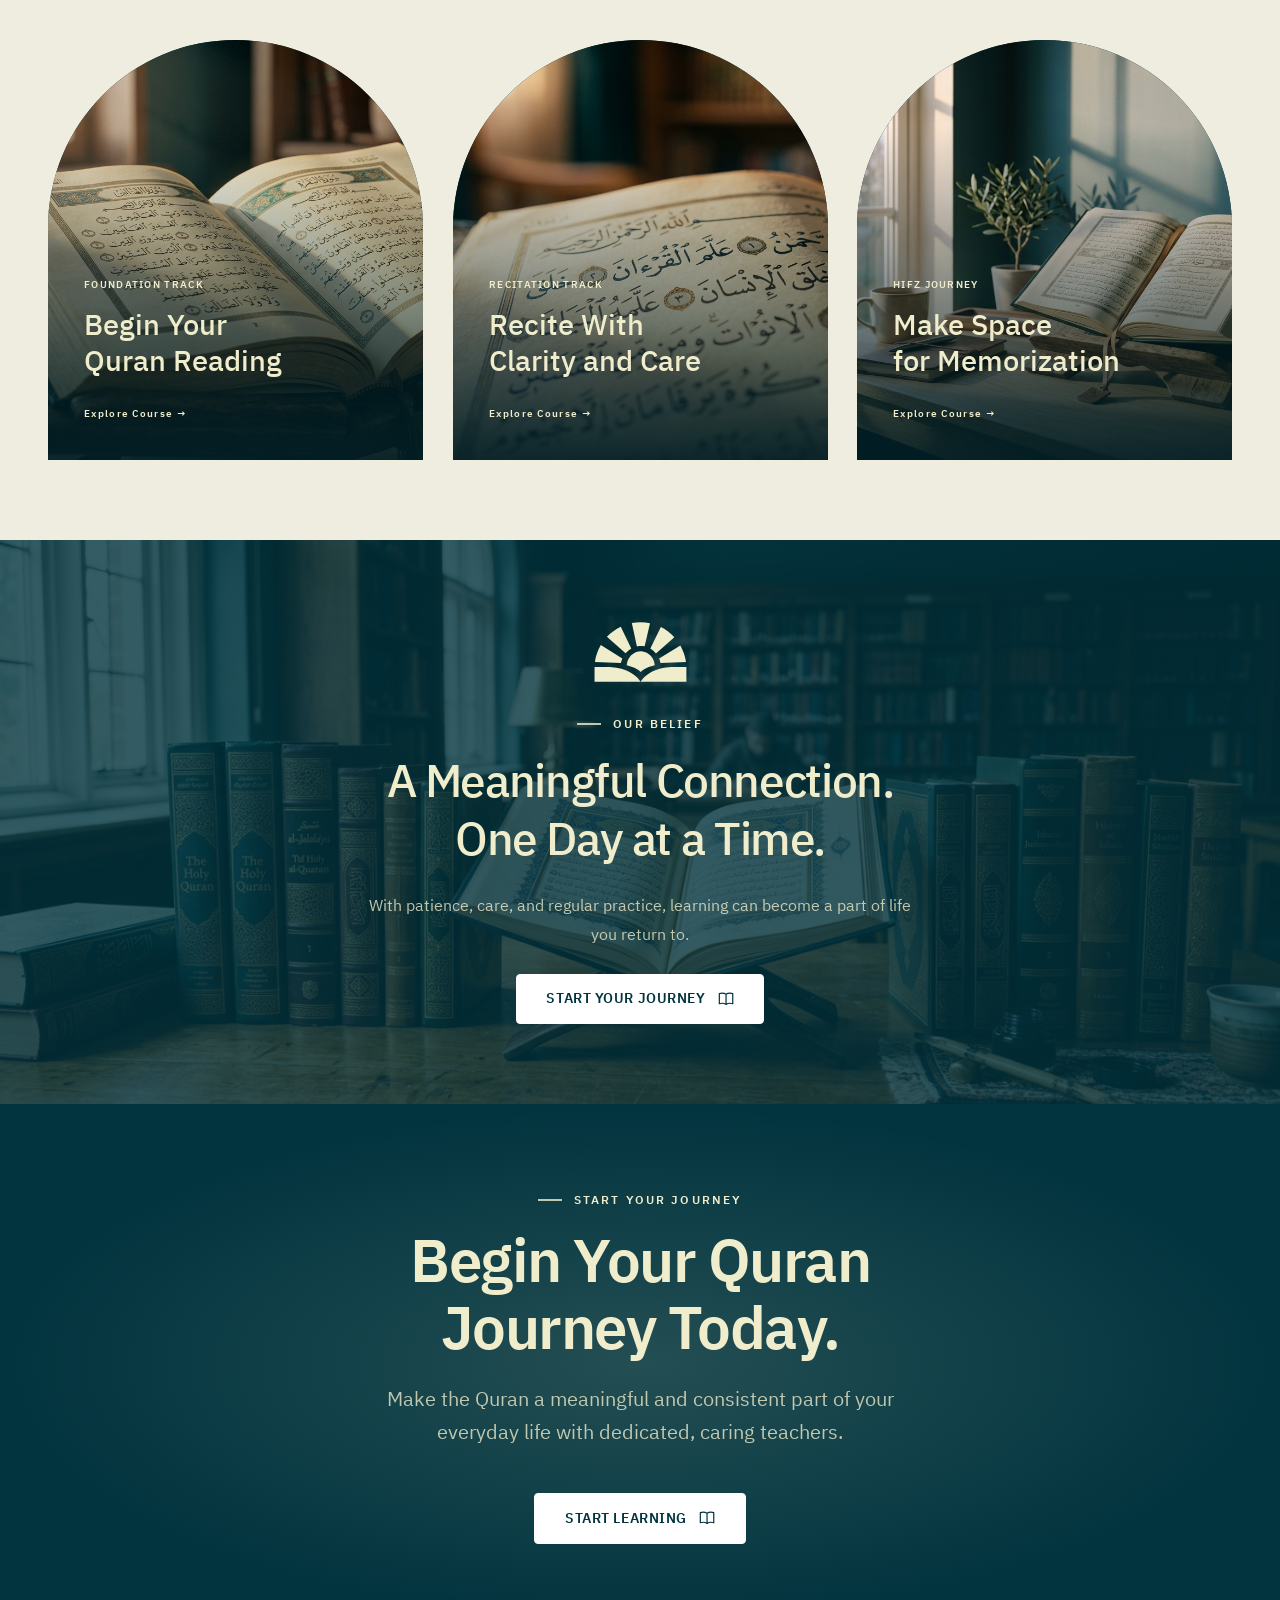
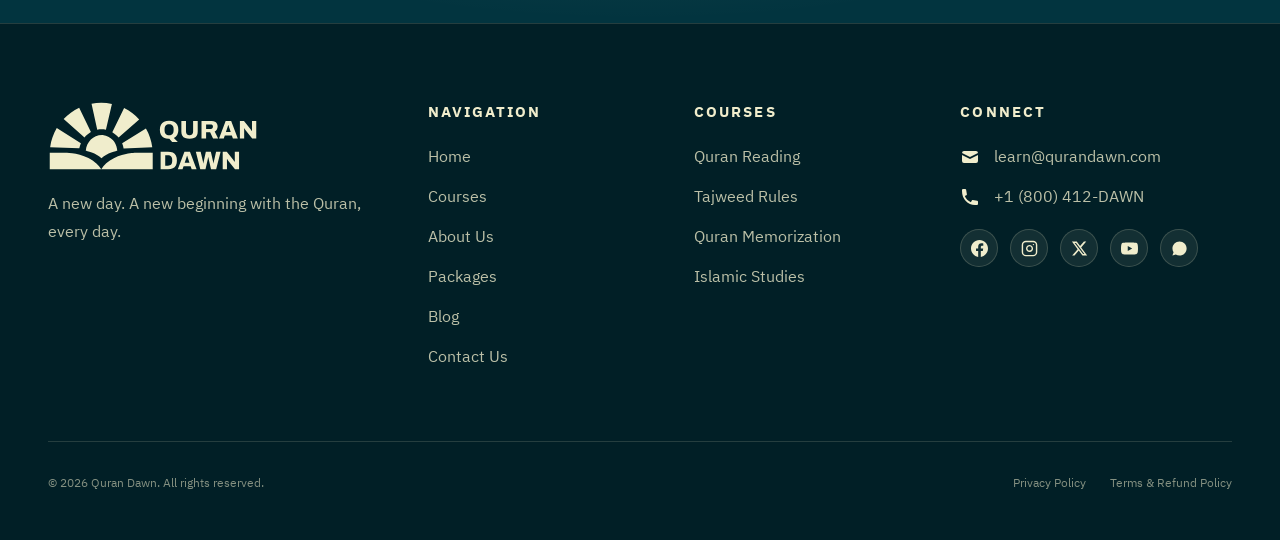
<file: about.html>
<!DOCTYPE html>
<html lang="en">
    <head>
        <meta charset="UTF-8">
        <meta name="viewport" content="width=device-width, initial-scale=1.0">
        <meta http-equiv="X-UA-Compatible" content="IE=edge">
        <title>
            About Us &mdash; Quran Dawn
        </title>
        <meta name="description" content="Get to know Quran Dawn: personal guidance, thoughtful practice, and a meaningful connection with the Quran.">
        <meta name="theme-color" content="#02343F">
        <!-- Open Graph / Meta -->
        <meta property="og:type" content="website">
        <meta property="og:title" content="About Us ? Quran Dawn">
        <meta property="og:description" content="Get to know Quran Dawn: personal guidance, thoughtful practice, and a meaningful connection with the Quran.">
        <!-- Favicon -->
        <link rel="icon" type="image/svg+xml" href="assets/images/logo-mark.svg">
        <!-- Google Fonts Preconnect & Fonts -->
        <link rel="preconnect" href="https://fonts.googleapis.com">
        <link rel="preconnect" href="https://fonts.gstatic.com" crossorigin>
        <link rel="stylesheet" href="https://fonts.googleapis.com/css2?family=IBM+Plex+Sans+Arabic:wght@300;400;500;600;700&family=IBM+Plex+Sans:ital,wght@0,300;0,400;0,500;0,600;0,700;1,400&display=swap">
        <!-- Stylesheet -->
        <link rel="stylesheet" href="assets/css/style.css">
        <link rel="stylesheet" href="assets/css/about.css">
    </head>

    <body class="about-page">
        <!-- Accessible Skip Link -->
        <a href="#main-content" class="skip-link">Skip to main content</a>
        <!-- 01 — SITE HEADER -->

        <header class="site-header">
            <div class="container header-inner">
                <a href="index.html" aria-label="Quran Dawn Home" class="header-logo">
                    <img src="assets/images/logo-cream.svg" alt="Quran Dawn" width="180" height="60">
                </a>
                <!-- Desktop Navigation -->

                <nav aria-label="Primary Navigation" class="nav-desktop">
                    <ul class="nav-links">
                        <li>
                            <a href="index.html" class="nav-link">Home</a>
                        </li>
                        <li>
                            <a href="courses.html" class="nav-link">Courses</a>
                        </li>
                        <li>
                            <a href="pricing.html" class="nav-link">Packages</a>
                        </li>
                        <li>
                            <a href="blog.html" class="nav-link">Blog</a>
                        </li>
                        <li>
                            <a href="about.html" aria-current="page" class="nav-link active">About Us</a>
                        </li>
                        <li>
                            <a href="contact.html" class="nav-link">Contact Us</a>
                        </li>
                    </ul>
                </nav>

                <div class="header-actions">
                    <a href="pricing.html" class="btn btn-primary">Start Learning <svg class="action-icon" width="20" height="20" viewBox="0 0 24 24" fill="none" stroke="currentColor" stroke-width="1.8" stroke-linecap="round" stroke-linejoin="round" aria-hidden="true" focusable="false"><path d="M12 5v15m0-15C9 3 5 3 2 4v15c3-1 7-1 10 1 3-2 7-2 10-1V4c-3-1-7-1-10 1Z"/></svg></a>

                    <button aria-expanded="false" aria-label="Toggle navigation menu" aria-controls="mobile-nav" class="menu-toggle">
                        <span></span>
                        <span></span>
                        <span></span>
                    </button>
                </div>
            </div>
        </header>
        <!-- Mobile Navigation Drawer -->

        <div class="mobile-nav-overlay"></div>

        <aside id="mobile-nav" aria-label="Mobile Navigation" class="mobile-nav-drawer">
            <div class="mobile-nav-top">
                <span class="mobile-nav-title">Menu</span>
                <button type="button" aria-label="Close navigation menu" class="mobile-nav-close">
                    <svg viewBox="0 0 24 24" width="22" height="22" fill="none" stroke="currentColor" stroke-width="2" stroke-linecap="round" stroke-linejoin="round">
                        <line x1="18" y1="6" x2="6" y2="18"></line>
                        <line x1="6" y1="6" x2="18" y2="18"></line>
                    </svg>
                </button>
            </div>
            <div class="mobile-nav-links">
                <a href="index.html" class="mobile-nav-link">Home <span>→</span></a>
                <a href="courses.html" class="mobile-nav-link">Courses <span>→</span></a>
                <a href="pricing.html" class="mobile-nav-link">Packages <span>→</span></a>
                <a href="blog.html" class="mobile-nav-link">Blog <span>→</span></a>
                <a href="about.html" class="mobile-nav-link">About Us <span>→</span></a>
                <a href="contact.html" class="mobile-nav-link">Contact Us <span>→</span></a>
            </div>

            <div class="mobile-nav-footer">
                <a href="pricing.html" class="btn btn-primary">Start Learning <svg class="action-icon" width="20" height="20" viewBox="0 0 24 24" fill="none" stroke="currentColor" stroke-width="1.8" stroke-linecap="round" stroke-linejoin="round" aria-hidden="true" focusable="false"><path d="M12 5v15m0-15C9 3 5 3 2 4v15c3-1 7-1 10 1 3-2 7-2 10-1V4c-3-1-7-1-10 1Z"/></svg></a>

                <p>
                    Quran Dawn &bull; Online Quran Academy
                </p>
            </div>
        </aside>
        <!-- MAIN CONTENT -->

        <main id="main-content">
            <section class="about-hero">
                <img src="assets/images/course-reading.jpg" alt="An open Quran in a quiet reading space" width="1536" height="1024" fetchpriority="high" class="about-hero-photo">

                <div class="container about-hero-content">
                    <div class="eyebrow eyebrow-light">
                        About Quran Dawn
                    </div>

                    <h1>
                        A New Day.<br>A Deeper<br><span>Connection.</span>
                    </h1>

                    <p>
                        Making space for the Quran.<br>In your learning. In your life. Every day.
                    </p>
                    <a href="#our-story" class="btn btn-primary">Discover Our Story <svg class="action-icon" width="20" height="20" viewBox="0 0 24 24" fill="none" stroke="currentColor" stroke-width="1.8" stroke-linecap="round" stroke-linejoin="round" aria-hidden="true" focusable="false"><circle cx="12" cy="12" r="9"/><path d="M12 11v6m0-10v1"/></svg></a>
                </div>

                <div class="about-hero-caption">
                    PERSONAL GUIDANCE. MEANINGFUL LEARNING.
                </div>
            </section>

            <section id="our-story" class="about-section container">
                <div class="about-heading">
                    <div>
                        <div class="eyebrow eyebrow-dark">
                            Our Purpose
                        </div>

                        <h2>
                            Rooted in the Quran.<br>Built Around You.
                        </h2>
                    </div>
                    <img src="assets/images/journal-mark.svg" alt="" width="110" height="75" class="about-purpose-mark">
                </div>

                <div class="about-story-grid">
                    <div class="about-story-images">
                        <img src="assets/images/course-tajweed.jpg" alt="A close view of Quran pages" width="600" height="700" loading="lazy" class="about-story-main">
                        <img src="assets/images/course-memorization.jpg" alt="A peaceful space for daily Quran practice" width="300" height="400" loading="lazy" class="about-story-inset">
                    </div>

                    <div class="about-story-copy">
                        <div class="eyebrow eyebrow-dark">
                            A New Beginning
                        </div>

                        <h3>
                            Learning that grows<br>with your life.
                        </h3>

                        <p>
                            Quran Dawn is an online Quran academy built around a simple idea: learning becomes
                            more meaningful when it feels personal, approachable, and consistent.
                        </p>

                        <p>
                            From the first Arabic letter to confident recitation, our learning paths make room
                            for different starting points. With individual guidance and time to practise, each
                            lesson is a step towards a lasting connection with the Quran.
                        </p>
                        <a href="courses.html" class="btn btn-teal">Find Your Learning Path</a>
                    </div>
                </div>
            </section>

            <section class="about-values-band">
                <div class="container about-section">
                    <div class="about-heading">
                        <div>
                            <div class="eyebrow eyebrow-dark">
                                What Matters to Us
                            </div>

                            <h2>
                                Care in Every Lesson.<br>Purpose in Every Step.
                            </h2>
                        </div>

                        <p>
                            A thoughtful approach to learning, shaped around the person behind every lesson.
                        </p>
                    </div>

                    <div class="about-values">
                        <article>
                            <img src="assets/images/course-reading.jpg" alt="" width="160" height="210" loading="lazy">

                            <div>
                                <span>01 / PERSONAL</span>

                                <h3>
                                    Your own starting point
                                </h3>

                                <p>
                                    Begin at your level, with space for your questions, your goals, and your
                                    pace.
                                </p>
                            </div>
                        </article>

                        <article>
                            <img src="assets/images/course-memorization.jpg" alt="" width="160" height="210" loading="lazy">

                            <div>
                                <span>02 / CONSISTENT</span>

                                <h3>
                                    Small steps that last
                                </h3>

                                <p>
                                    Build a manageable rhythm of lessons, practice, and thoughtful revision.
                                </p>
                            </div>
                        </article>

                        <article>
                            <img src="assets/images/course-tajweed.jpg" alt="" width="160" height="210" loading="lazy">

                            <div>
                                <span>03 / GUIDED</span>

                                <h3>
                                    Support along the way
                                </h3>

                                <p>
                                    Learn with a teacher who helps you understand what to practise next.
                                </p>
                            </div>
                        </article>

                        <article>
                            <img src="assets/images/course-islamic-studies.jpg" alt="" width="160" height="210" loading="lazy">

                            <div>
                                <span>04 / MEANINGFUL</span>

                                <h3>
                                    A connection beyond class
                                </h3>

                                <p>
                                    Make room for reflection and bring your learning into everyday life.
                                </p>
                            </div>
                        </article>
                    </div>
                </div>
            </section>

            <section class="about-section container about-approach">
                <div class="eyebrow eyebrow-dark">
                    The Quran Dawn Approach
                </div>

                <h2>
                    A Place to Begin.<br>A Way to Keep Growing.
                </h2>

                <p class="about-section-lead">
                    A learning experience that fits your life and gives your next step a clear direction.
                </p>

                <div class="about-arches">
                    <article class="about-arch-cream">
                        <span class="about-arch-number">01</span>

                        <h3>
                            One-to-one<br>Guidance
                        </h3>

                        <p>
                            Time and attention focused on your learning.
                        </p>
                    </article>

                    <article class="about-arch-teal">
                        <span class="about-arch-number">02</span>

                        <h3>
                            Flexible<br>Learning
                        </h3>

                        <p>
                            A lesson rhythm that works around your week.
                        </p>
                    </article>

                    <article class="about-arch-white">
                        <span class="about-arch-number">03</span>

                        <h3>
                            Thoughtful<br>Practice
                        </h3>

                        <p>
                            Clear next steps between your lessons.
                        </p>
                    </article>
                </div>
            </section>

            <section class="about-values-band">
                <div class="about-section container">
                    <div class="about-heading">
                        <div>
                            <div class="eyebrow eyebrow-dark">
                                Our Learning Paths
                            </div>

                            <h2>
                                Many Starting Points.<br>One Meaningful Journey.
                            </h2>
                        </div>
                        <a href="courses.html" class="btn btn-teal">Explore All Courses</a>
                    </div>

                    <div class="about-programs">
                        <a href="single-course.html#reading" class="about-program">
                            <img src="assets/images/course-reading.jpg" alt="" width="600" height="700" loading="lazy">

                            <div>
                                <span>FOUNDATION TRACK</span>

                                <h3>
                                    Begin Your<br>Quran Reading
                                </h3>
                                <span>Explore Course &rarr;</span>
                            </div>
                        </a>
                        <a href="single-course.html#tajweed" class="about-program">
                            <img src="assets/images/course-tajweed.jpg" alt="" width="600" height="700" loading="lazy">

                            <div>
                                <span>RECITATION TRACK</span>

                                <h3>
                                    Recite With<br>Clarity and Care
                                </h3>
                                <span>Explore Course &rarr;</span>
                            </div>
                        </a>
                        <a href="single-course.html#memorization" class="about-program">
                            <img src="assets/images/course-memorization.jpg" alt="" width="600" height="700" loading="lazy">

                            <div>
                                <span>HIFZ JOURNEY</span>

                                <h3>
                                    Make Space<br>for Memorization
                                </h3>
                                <span>Explore Course &rarr;</span>
                            </div>
                        </a>
                    </div>
                </div>
            </section>

            <section class="about-belief">
                <img src="assets/images/course-islamic-studies.jpg" alt="" width="1536" height="1024" loading="lazy">

                <div class="container">
                    <img src="assets/images/journal-mark.svg" alt="" width="95" height="64" class="about-belief-mark">

                    <div class="eyebrow eyebrow-light">
                        Our Belief
                    </div>

                    <h2>
                        A Meaningful Connection.<br>One Day at a Time.
                    </h2>

                    <p>
                        With patience, care, and regular practice, learning can become a part of life you
                        return to.
                    </p>
                    <a href="pricing.html" class="btn btn-primary">Start Your Journey <svg class="action-icon" width="20" height="20" viewBox="0 0 24 24" fill="none" stroke="currentColor" stroke-width="1.8" stroke-linecap="round" stroke-linejoin="round" aria-hidden="true" focusable="false"><path d="M12 5v15m0-15C9 3 5 3 2 4v15c3-1 7-1 10 1 3-2 7-2 10-1V4c-3-1-7-1-10 1Z"/></svg></a>
                </div>
            </section>

            <section id="contact" class="pre-footer-cta">
                <!-- Ambient Dawn Atmosphere -->

                <div aria-hidden="true" class="pre-footer-dawn-glow"></div>
                <!-- Cropped Oversized Sunrise Geometry -->

                <div aria-hidden="true" class="pre-footer-backdrop-geometry">
                    <img src="assets/images/logo-mark.svg" alt="" width="850" height="540">
                </div>

                <div class="container">
                    <div class="pre-footer-content fade-up">
                        <div class="eyebrow eyebrow-light">
                            Start Your Journey
                        </div>

                        <h2 class="pre-footer-title">
                            Begin Your Quran<br> Journey Today.
                        </h2>

                        <p class="pre-footer-lead">
                            Make the Quran a meaningful and consistent part of your everyday life with
                            dedicated, caring teachers.
                        </p>
                        <a href="pricing.html" class="btn btn-primary">Start Learning <svg class="action-icon" width="20" height="20" viewBox="0 0 24 24" fill="none" stroke="currentColor" stroke-width="1.8" stroke-linecap="round" stroke-linejoin="round" aria-hidden="true" focusable="false"><path d="M12 5v15m0-15C9 3 5 3 2 4v15c3-1 7-1 10 1 3-2 7-2 10-1V4c-3-1-7-1-10 1Z"/></svg></a>
                    </div>
                </div>
            </section>
        </main>

        <footer class="site-footer">
            <div class="container">
                <div class="footer-top-grid">
                    <!-- Brand Info -->

                    <div class="footer-brand">
                        <a href="index.html" class="footer-logo">
                            <img src="assets/images/logo-cream.svg" alt="Quran Dawn" width="210" height="70">
                        </a>

                        <p class="footer-tagline">
                            A new day. A new beginning with the Quran, every day.
                        </p>
                    </div>
                    <!-- Navigation -->

                    <div>
                        <h4 class="footer-heading">
                            Navigation
                        </h4>

                        <ul class="footer-nav-list">
                            <li>
                                <a href="index.html" class="footer-nav-link">Home</a>
                            </li>
                            <li>
                                <a href="courses.html" class="footer-nav-link">Courses</a>
                            </li>
                            <li>
                                <a href="about.html" class="footer-nav-link">About Us</a>
                            </li>
                            <li>
                                <a href="pricing.html" class="footer-nav-link">Packages</a>
                            </li>
                            <li>
                                <a href="blog.html" class="footer-nav-link">Blog</a>
                            </li>
                            <li>
                                <a href="contact.html" class="footer-nav-link">Contact Us</a>
                            </li>
                        </ul>
                    </div>
                    <!-- Courses -->

                    <div>
                        <h4 class="footer-heading">
                            Courses
                        </h4>

                        <ul class="footer-nav-list">
                            <li>
                                <a href="courses.html" class="footer-nav-link">Quran Reading</a>
                            </li>
                            <li>
                                <a href="courses.html" class="footer-nav-link">Tajweed Rules</a>
                            </li>
                            <li>
                                <a href="courses.html" class="footer-nav-link">Quran Memorization</a>
                            </li>
                            <li>
                                <a href="courses.html" class="footer-nav-link">Islamic Studies</a>
                            </li>
                        </ul>
                    </div>
                    <!-- Contact & Connect -->

                    <div>
                        <h4 class="footer-heading">
                            Connect
                        </h4>

                        <div class="footer-contact-item">
                            <svg viewBox="0 0 20 20" fill="currentColor" class="footer-contact-icon">
                                <path d="M2.003 5.884L10 9.882l7.997-3.998A2 2 0 0016 4H4a2 2 0 00-1.997 1.884z"/>
                                <path d="M18 8.118l-8 4-8-4V14a2 2 0 002 2h12a2 2 0 002-2V8.118z"/>
                            </svg>
                            <span>learn@qurandawn.com</span>
                        </div>

                        <div class="footer-contact-item">
                            <svg viewBox="0 0 20 20" fill="currentColor" class="footer-contact-icon">
                                <path d="M2 3a1 1 0 011-1h2.153a1 1 0 01.986.836l.74 4.435a1 1 0 01-.54 1.06l-1.548.773a11.037 11.037 0 006.105 6.105l.774-1.548a1 1 0 011.059-.54l4.435.74a1 1 0 01.836.986V17a1 1 0 01-1 1h-2C7.82 18 2 12.18 2 4V3z"/>
                            </svg>
                            <span>+1 (800) 412-DAWN</span>
                        </div>
                        <div class="footer-social-list">
                            <a href="https://facebook.com" target="_blank" rel="noopener noreferrer" class="footer-social-link" aria-label="Facebook">
                                <svg viewBox="0 0 24 24" fill="currentColor"><path d="M24 12.073c0-6.627-5.373-12-12-12s-12 5.373-12 12c0 5.99 4.388 10.954 10.125 11.854v-8.385H7.078v-3.47h3.047V9.43c0-3.007 1.792-4.669 4.533-4.669 1.312 0 2.686.235 2.686.235v2.953H15.83c-1.491 0-1.956.925-1.956 1.874v2.25h3.328l-.532 3.47h-2.796v8.385C19.612 23.027 24 18.062 24 12.073z"/></svg>
                            </a>
                            <a href="https://instagram.com" target="_blank" rel="noopener noreferrer" class="footer-social-link" aria-label="Instagram">
                                <svg viewBox="0 0 24 24" fill="none" stroke="currentColor" stroke-width="2" stroke-linecap="round" stroke-linejoin="round"><rect x="2" y="2" width="20" height="20" rx="5" ry="5"/><path d="M16 11.37A4 4 0 1 1 12.63 8 4 4 0 0 1 16 11.37z"/><line x1="17.5" y1="6.5" x2="17.51" y2="6.5"/></svg>
                            </a>
                            <a href="https://x.com" target="_blank" rel="noopener noreferrer" class="footer-social-link" aria-label="X (Twitter)">
                                <svg viewBox="0 0 24 24" fill="currentColor"><path d="M18.244 2.25h3.308l-7.227 8.26 8.502 11.24H16.17l-5.214-6.817L4.99 21.75H1.68l7.73-8.835L1.254 2.25H8.08l4.713 6.231zm-1.161 17.52h1.833L7.084 4.126H5.117z"/></svg>
                            </a>
                            <a href="https://youtube.com" target="_blank" rel="noopener noreferrer" class="footer-social-link" aria-label="YouTube">
                                <svg viewBox="0 0 24 24" fill="currentColor"><path d="M23.498 6.186a3.016 3.016 0 0 0-2.122-2.136C19.505 3.545 12 3.545 12 3.545s-7.505 0-9.377.505A3.017 3.017 0 0 0 .502 6.186C0 8.07 0 12 0 12s0 3.93.502 5.814a3.016 3.016 0 0 0 2.122 2.136c1.871.505 9.376.505 9.376.505s7.505 0 9.377-.505a3.015 3.015 0 0 0 2.122-2.136C24 15.93 24 12 24 12s0-3.93-.502-5.814zM9.545 15.568V8.432L15.818 12l-6.273 3.568z"/></svg>
                            </a>
                            <a href="https://wa.me/" target="_blank" rel="noopener noreferrer" class="footer-social-link" aria-label="WhatsApp">
                                <svg viewBox="0 0 24 24" fill="currentColor"><path d="M17.472 14.382c-.301-.15-1.78-.879-2.056-.98-.276-.1-.476-.15-.677.15-.2.3-.776.98-.952 1.18-.175.2-.351.225-.652.075s-1.272-.469-2.424-1.496c-.896-.799-1.502-1.786-1.678-2.087-.175-.3-.019-.462.131-.611.136-.134.301-.35.452-.525.15-.175.2-.3.301-.5.1-.2.05-.375-.025-.525-.075-.15-.677-1.633-.928-2.236-.245-.588-.493-.508-.677-.518-.175-.01-.376-.01-.577-.01s-.527.075-.802.375c-.276.3-1.053 1.03-1.053 2.511s1.078 2.912 1.228 3.113c.15.2 2.122 3.24 5.141 4.544.718.31 1.279.496 1.716.635.722.23 1.38.197 1.9-.12.578-.352 1.78-1.28 2.03-1.78.251-.5.251-.929.176-1.079-.075-.15-.276-.225-.577-.375zM12.042 2C6.518 2 2.03 6.488 2.03 12.012c0 1.98.577 3.823 1.576 5.378L2 22l4.764-1.554a9.972 9.972 0 0 0 5.278 1.488c5.524 0 10.012-4.488 10.012-10.012C22.054 6.488 17.566 2 12.042 2z"/></svg>
                            </a>
                        </div>
                    </div>
                </div>
                <!-- Footer Bottom -->

                <div class="footer-bottom">
                    <div>
                        &copy; 2026 Quran Dawn. All rights reserved.
                    </div>

                    <div class="footer-legal-links">
                        <a href="privacy-policy.html">Privacy Policy</a>
                        <a href="terms-refund-policy.html">Terms &amp; Refund Policy</a>
                    </div>
                </div>
            </div>
            <!-- Grounding Horizon Sunrise Geometry -->

            <div aria-hidden="true" class="footer-horizon-geometry">
                <img src="assets/images/symbol-sunrise-rays.svg" alt="" width="700" height="200">
            </div>
        </footer>
        <!-- Scripts -->
        <script src="assets/js/main.js"></script>
    </body>
</html>
</file>
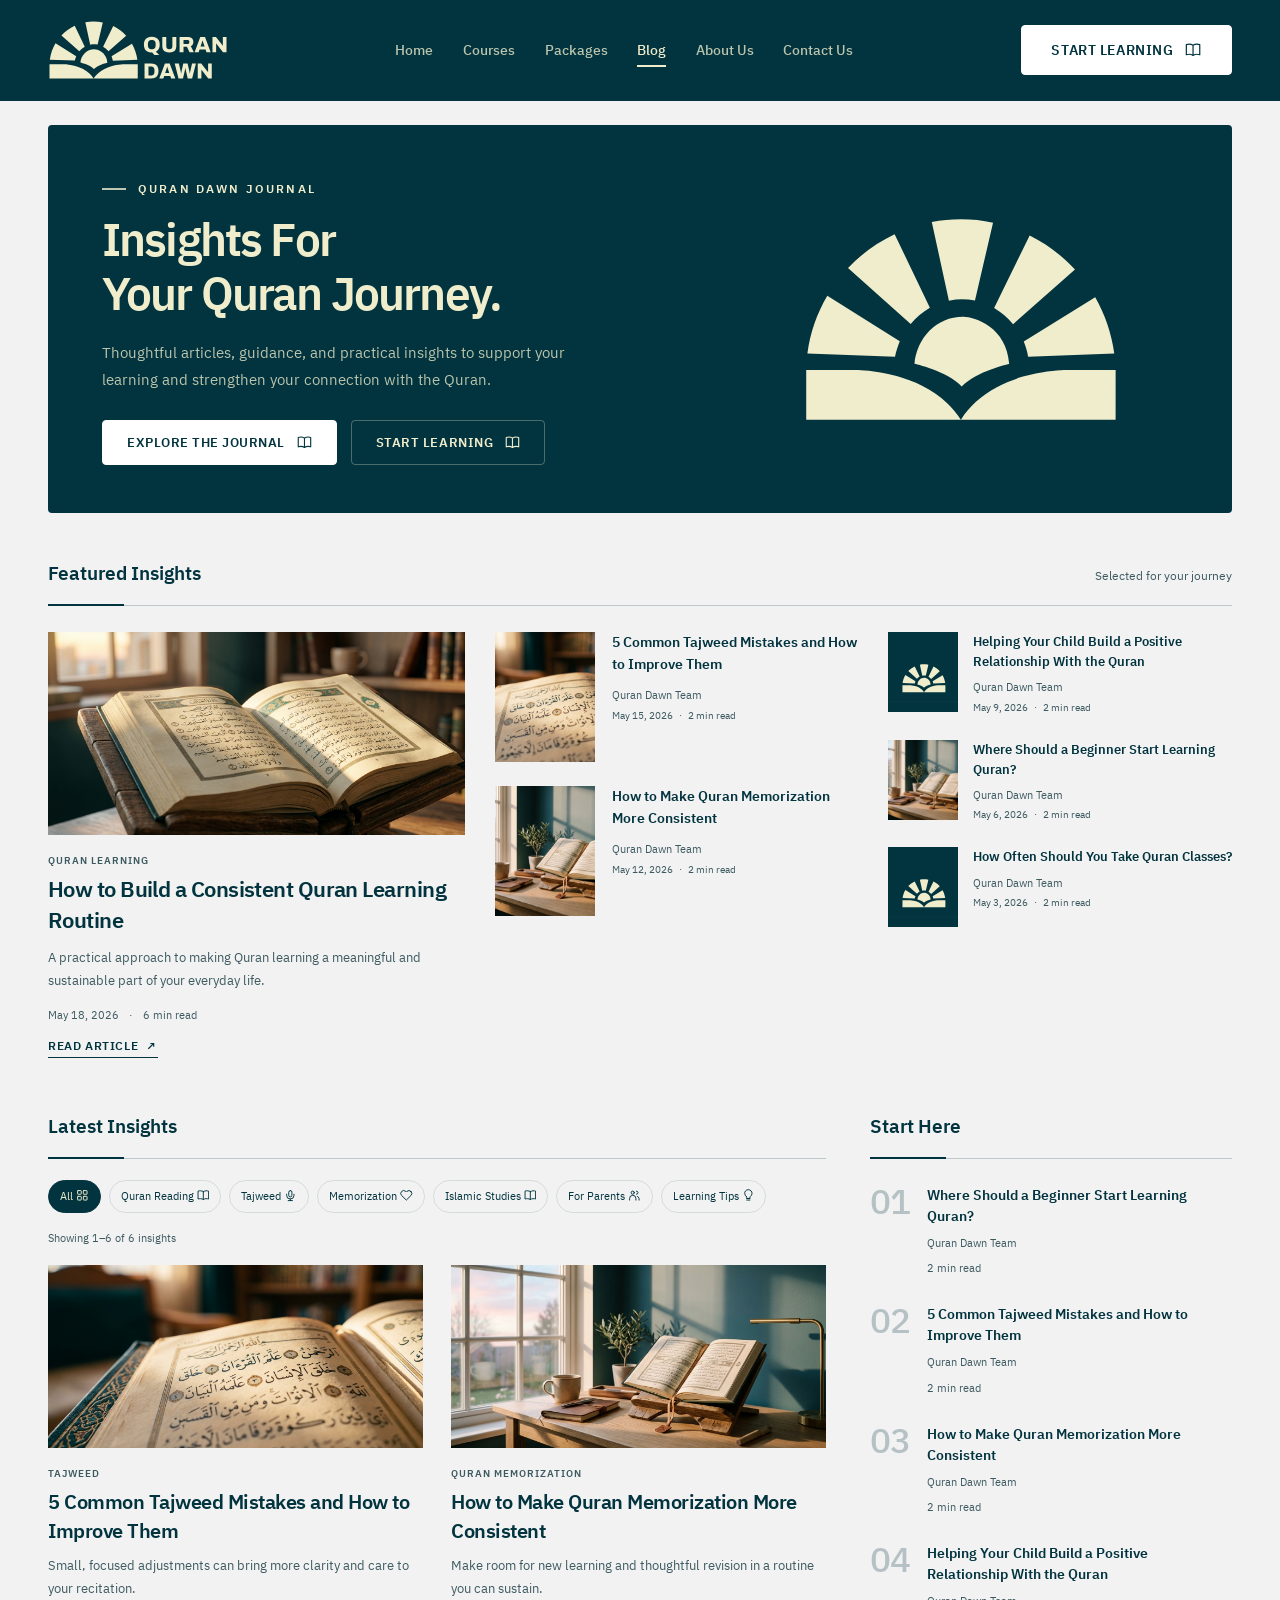
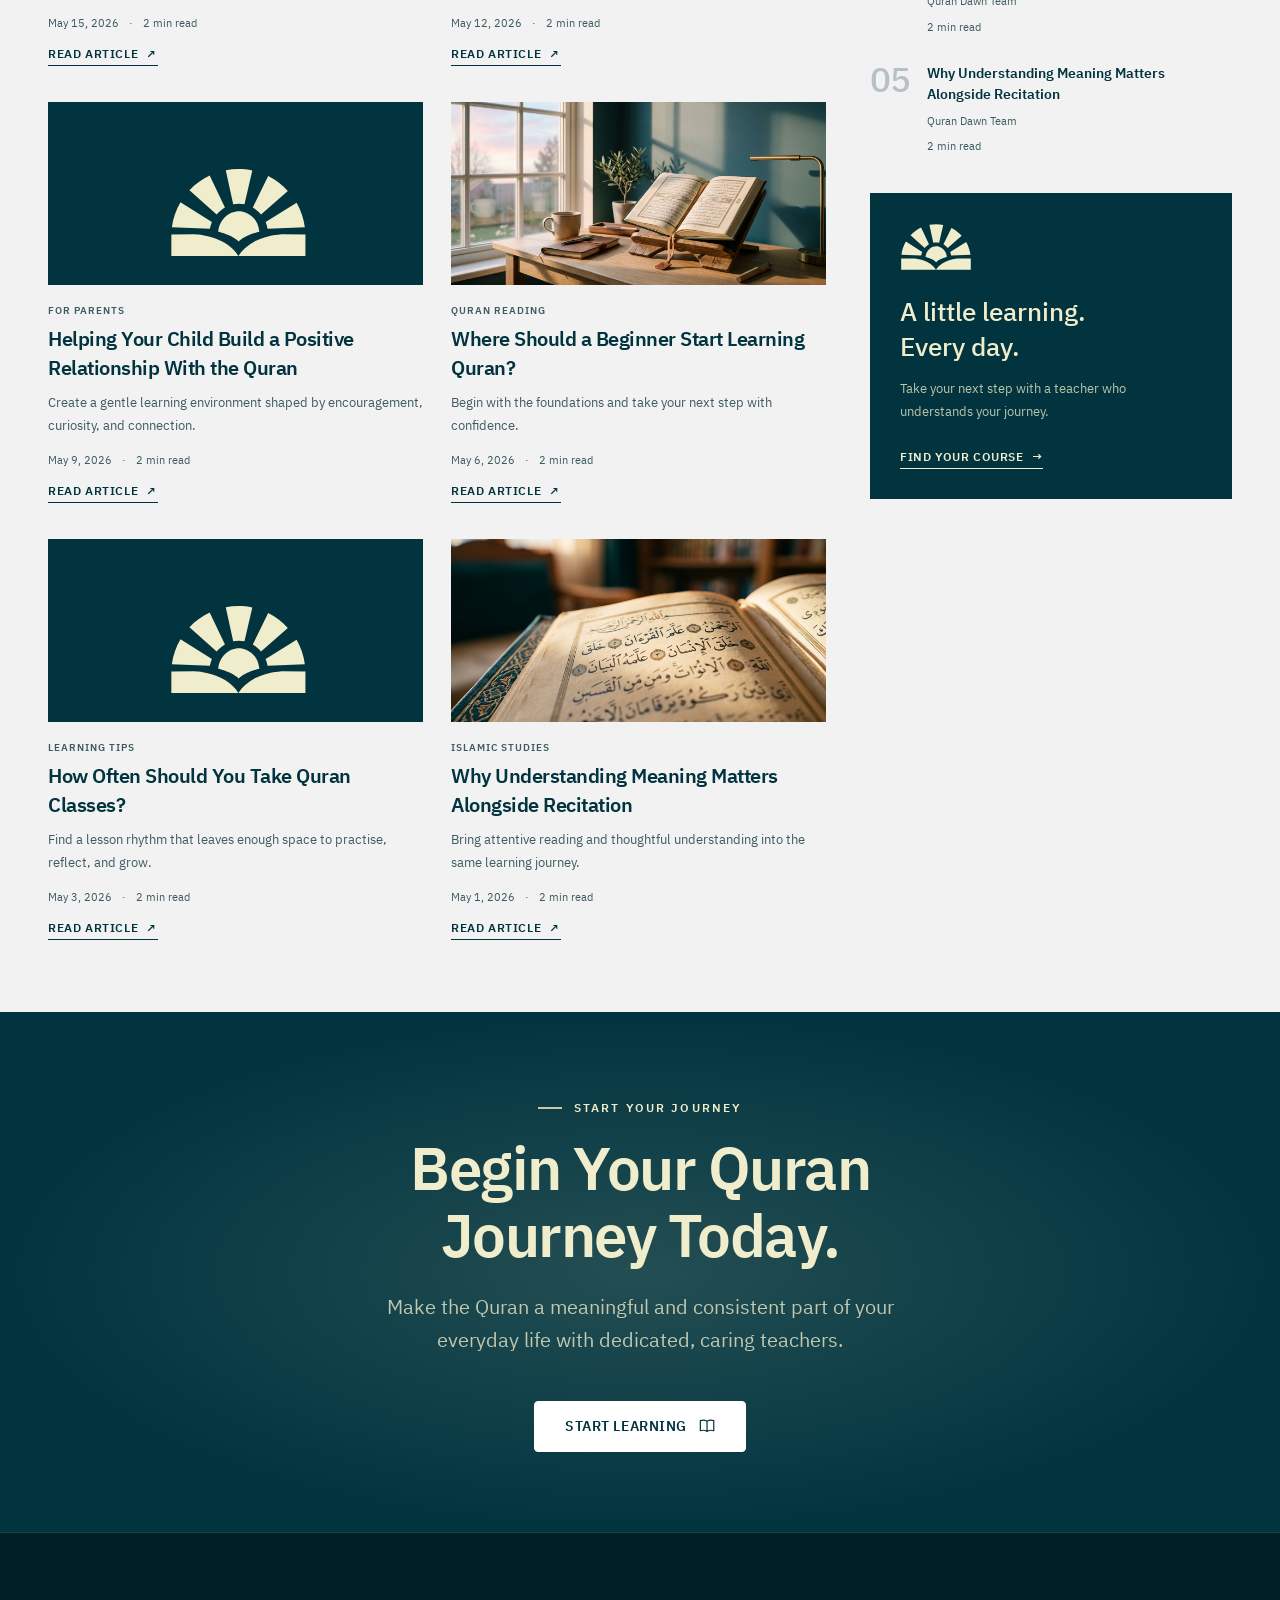
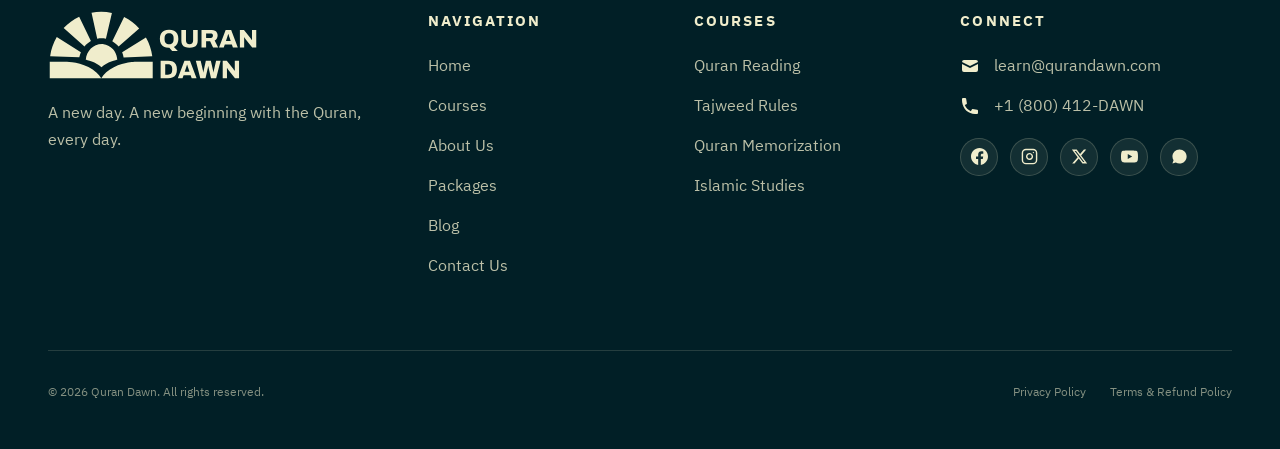
<file: blog.html>
<!DOCTYPE html>
<html lang="en">
    <head>
        <meta charset="UTF-8">
        <meta name="viewport" content="width=device-width, initial-scale=1.0">
        <meta http-equiv="X-UA-Compatible" content="IE=edge">
        <title>
            Journal — Quran Dawn
        </title>
        <meta name="description" content="Thoughtful guidance for your Quran learning journey.">
        <meta name="theme-color" content="#02343F">
        <!-- Open Graph / Meta -->
        <meta property="og:type" content="website">
        <meta property="og:title" content="Journal — Quran Dawn">
        <meta property="og:description" content="Thoughtful guidance for your Quran learning journey.">
        <!-- Favicon -->
        <link rel="icon" type="image/svg+xml" href="assets/images/logo-mark.svg">
        <!-- Google Fonts Preconnect & Fonts -->
        <link rel="preconnect" href="https://fonts.googleapis.com">
        <link rel="preconnect" href="https://fonts.gstatic.com" crossorigin>
        <link rel="stylesheet" href="https://fonts.googleapis.com/css2?family=IBM+Plex+Sans+Arabic:wght@300;400;500;600;700&family=IBM+Plex+Sans:ital,wght@0,300;0,400;0,500;0,600;0,700;1,400&display=swap">
        <!-- Stylesheet -->
        <link rel="stylesheet" href="assets/css/style.css">
        <link rel="stylesheet" href="assets/css/blog.css">
    </head>

    <body class="blog-page">
        <!-- Accessible Skip Link -->
        <a href="#main-content" class="skip-link">Skip to main content</a>
        <!-- 01 — SITE HEADER -->

        <header class="site-header">
            <div class="container header-inner">
                <a href="index.html" aria-label="Quran Dawn Home" class="header-logo">
                    <img src="assets/images/logo-cream.svg" alt="Quran Dawn" width="180" height="60">
                </a>
                <!-- Desktop Navigation -->

                <nav aria-label="Primary Navigation" class="nav-desktop">
                    <ul class="nav-links">
                        <li>
                            <a href="index.html" class="nav-link">Home</a>
                        </li>
                        <li>
                            <a href="courses.html" class="nav-link">Courses</a>
                        </li>
                        <li>
                            <a href="pricing.html" class="nav-link">Packages</a>
                        </li>
                        <li>
                            <a href="blog.html" aria-current="page" class="nav-link active">Blog</a>
                        </li>
                        <li>
                            <a href="about.html" class="nav-link">About Us</a>
                        </li>
                        <li>
                            <a href="contact.html" class="nav-link">Contact Us</a>
                        </li>
                    </ul>
                </nav>

                <div class="header-actions">
                    <a href="pricing.html" class="btn btn-primary">Start Learning <svg class="action-icon" width="20" height="20" viewBox="0 0 24 24" fill="none" stroke="currentColor" stroke-width="1.8" stroke-linecap="round" stroke-linejoin="round" aria-hidden="true" focusable="false"><path d="M12 5v15m0-15C9 3 5 3 2 4v15c3-1 7-1 10 1 3-2 7-2 10-1V4c-3-1-7-1-10 1Z"/></svg></a>

                    <button aria-expanded="false" aria-label="Toggle navigation menu" aria-controls="mobile-nav" class="menu-toggle">
                        <span></span>
                        <span></span>
                        <span></span>
                    </button>
                </div>
            </div>
        </header>
        <!-- Mobile Navigation Drawer -->

        <div class="mobile-nav-overlay"></div>

        <aside id="mobile-nav" aria-label="Mobile Navigation" class="mobile-nav-drawer">
            <div class="mobile-nav-top">
                <span class="mobile-nav-title">Menu</span>
                <button type="button" aria-label="Close navigation menu" class="mobile-nav-close">
                    <svg viewBox="0 0 24 24" width="22" height="22" fill="none" stroke="currentColor" stroke-width="2" stroke-linecap="round" stroke-linejoin="round">
                        <line x1="18" y1="6" x2="6" y2="18"></line>
                        <line x1="6" y1="6" x2="18" y2="18"></line>
                    </svg>
                </button>
            </div>
            <div class="mobile-nav-links">
                <a href="index.html" class="mobile-nav-link">Home <span>→</span></a>
                <a href="courses.html" class="mobile-nav-link">Courses <span>→</span></a>
                <a href="pricing.html" class="mobile-nav-link">Packages <span>→</span></a>
                <a href="blog.html" class="mobile-nav-link">Blog <span>→</span></a>
                <a href="about.html" class="mobile-nav-link">About Us <span>→</span></a>
                <a href="contact.html" class="mobile-nav-link">Contact Us <span>→</span></a>
            </div>

            <div class="mobile-nav-footer">
                <a href="pricing.html" class="btn btn-primary">Start Learning <svg class="action-icon" width="20" height="20" viewBox="0 0 24 24" fill="none" stroke="currentColor" stroke-width="1.8" stroke-linecap="round" stroke-linejoin="round" aria-hidden="true" focusable="false"><path d="M12 5v15m0-15C9 3 5 3 2 4v15c3-1 7-1 10 1 3-2 7-2 10-1V4c-3-1-7-1-10 1Z"/></svg></a>

                <p>
                    Quran Dawn &bull; Online Quran Academy
                </p>
            </div>
        </aside>
        <!-- MAIN CONTENT -->

        <main id="main-content">
            <section class="journal-hero container">
                <div class="journal-hero-inner">
                    <div>
                        <div class="eyebrow eyebrow-light">
                            Quran Dawn Journal
                        </div>

                        <h1>
                            Insights For<br> <span>Your Quran Journey.</span>
                        </h1>

                        <p class="section-desc section-desc-light">
                            Thoughtful articles, guidance, and practical insights to support your learning and
                            strengthen your connection with the Quran.
                        </p>

                        <div class="journal-hero-actions">
                            <a href="#latest" class="btn btn-primary">Explore the Journal <svg class="action-icon" width="20" height="20" viewBox="0 0 24 24" fill="none" stroke="currentColor" stroke-width="1.8" stroke-linecap="round" stroke-linejoin="round" aria-hidden="true" focusable="false"><path d="M12 5v15m0-15C9 3 5 3 2 4v15c3-1 7-1 10 1 3-2 7-2 10-1V4c-3-1-7-1-10 1Z"/></svg></a>
                            <a href="index.html#courses" class="btn btn-ghost-light">Start Learning <svg class="action-icon" width="20" height="20" viewBox="0 0 24 24" fill="none" stroke="currentColor" stroke-width="1.8" stroke-linecap="round" stroke-linejoin="round" aria-hidden="true" focusable="false"><path d="M12 5v15m0-15C9 3 5 3 2 4v15c3-1 7-1 10 1 3-2 7-2 10-1V4c-3-1-7-1-10 1Z"/></svg></a>
                        </div>
                    </div>
                    <img src="assets/images/journal-mark.svg" alt="" width="355" height="234" class="journal-hero-mark">
                </div>

                <div aria-hidden="true" class="hero-horizon-line"></div>
            </section>

            <section class="journal-editors container">
                <h2 class="journal-section-heading">
                    Featured Insights <span>Selected for your journey</span>
                </h2>

                <div class="journal-editors-grid">
                    <article class="journal-featured">
                        <a href="single-blog.html" aria-label="Read How to Build a Consistent Quran Learning Routine" class="journal-featured-visual">
                            <img src="assets/images/course-reading.jpg" alt="Quran learning" width="960" height="640">
                        </a>

                        <div class="journal-featured-copy">
                            <span class="course-v2-eyebrow">Quran Learning</span>

                            <h2 class="section-title">
                                <a href="single-blog.html">How to Build a Consistent Quran Learning Routine</a>
                            </h2>

                            <p class="section-desc section-desc-dark">
                                A practical approach to making Quran learning a meaningful and sustainable
                                part of your everyday life.
                            </p>

                            <div class="journal-meta">
                                <time datetime="2026-05-18">May 18, 2026</time>
                                <span>6 min read</span>
                            </div>
                            <a href="single-blog.html" class="text-link">Read Article <span aria-hidden="true">↗</span></a>
                        </div>
                    </article>

                    <div class="journal-picks">
                        <article class="journal-mini">
                            <a href="single-blog.html#tajweed" tabindex="-1" aria-hidden="true">
                                <img src="assets/images/course-tajweed.jpg" alt="" width="160" height="160" loading="lazy">
                            </a>

                            <div>
                                <h3>
                                    <a href="single-blog.html#tajweed">5 Common Tajweed Mistakes and How to Improve Them</a>
                                </h3>

                                <p class="journal-byline">
                                    Quran Dawn Team
                                </p>

                                <div class="journal-meta">
                                    <time datetime="2026-05-15">May 15, 2026</time>
                                    <span>2 min read</span>
                                </div>
                            </div>
                        </article>

                        <article class="journal-mini">
                            <a href="single-blog.html#memorization" tabindex="-1" aria-hidden="true">
                                <img src="assets/images/course-memorization.jpg" alt="" width="160" height="160" loading="lazy">
                            </a>

                            <div>
                                <h3>
                                    <a href="single-blog.html#memorization">How to Make Quran Memorization More Consistent</a>
                                </h3>

                                <p class="journal-byline">
                                    Quran Dawn Team
                                </p>

                                <div class="journal-meta">
                                    <time datetime="2026-05-12">May 12, 2026</time>
                                    <span>2 min read</span>
                                </div>
                            </div>
                        </article>
                    </div>

                    <div class="journal-picks journal-picks-small">
                        <article class="journal-mini">
                            <a href="single-blog.html#parents" tabindex="-1" aria-hidden="true">
                                <img src="assets/images/journal-dawn.svg" alt="" width="160" height="160" loading="lazy">
                            </a>

                            <div>
                                <h3>
                                    <a href="single-blog.html#parents">Helping Your Child Build a Positive Relationship With the Quran</a>
                                </h3>

                                <p class="journal-byline">
                                    Quran Dawn Team
                                </p>

                                <div class="journal-meta">
                                    <time datetime="2026-05-09">May 9, 2026</time>
                                    <span>2 min read</span>
                                </div>
                            </div>
                        </article>

                        <article class="journal-mini">
                            <a href="single-blog.html#reading" tabindex="-1" aria-hidden="true">
                                <img src="assets/images/course-memorization.jpg" alt="" width="160" height="160" loading="lazy">
                            </a>

                            <div>
                                <h3>
                                    <a href="single-blog.html#reading">Where Should a Beginner Start Learning Quran?</a>
                                </h3>

                                <p class="journal-byline">
                                    Quran Dawn Team
                                </p>

                                <div class="journal-meta">
                                    <time datetime="2026-05-06">May 6, 2026</time>
                                    <span>2 min read</span>
                                </div>
                            </div>
                        </article>

                        <article class="journal-mini">
                            <a href="single-blog.html#classes" tabindex="-1" aria-hidden="true">
                                <img src="assets/images/journal-dawn.svg" alt="" width="160" height="160" loading="lazy">
                            </a>

                            <div>
                                <h3>
                                    <a href="single-blog.html#classes">How Often Should You Take Quran Classes?</a>
                                </h3>

                                <p class="journal-byline">
                                    Quran Dawn Team
                                </p>

                                <div class="journal-meta">
                                    <time datetime="2026-05-03">May 3, 2026</time>
                                    <span>2 min read</span>
                                </div>
                            </div>
                        </article>
                    </div>
                </div>
            </section>

            <section id="latest" class="section journal-latest">
                <div class="container journal-content-layout">
                    <div class="journal-latest-main">
                        <div class="journal-list-heading">
                            <h2 tabindex="-1" id="latest-title" class="journal-section-heading">
                                Latest Insights
                            </h2>
                        </div>

                        <div aria-label="Filter articles by category" role="group" hidden class="journal-filters">
                            <button type="button" data-filter="all" aria-pressed="true">All <svg class="action-icon" width="20" height="20" viewBox="0 0 24 24" fill="none" stroke="currentColor" stroke-width="1.8" stroke-linecap="round" stroke-linejoin="round" aria-hidden="true" focusable="false"><rect x="3" y="3" width="7" height="7" rx="1"/><rect x="14" y="3" width="7" height="7" rx="1"/><rect x="3" y="14" width="7" height="7" rx="1"/><rect x="14" y="14" width="7" height="7" rx="1"/></svg></button>

                            <button type="button" data-filter="reading" aria-pressed="false">Quran Reading <svg class="action-icon" width="20" height="20" viewBox="0 0 24 24" fill="none" stroke="currentColor" stroke-width="1.8" stroke-linecap="round" stroke-linejoin="round" aria-hidden="true" focusable="false"><path d="M12 5v15m0-15C9 3 5 3 2 4v15c3-1 7-1 10 1 3-2 7-2 10-1V4c-3-1-7-1-10 1Z"/></svg></button>

                            <button type="button" data-filter="tajweed" aria-pressed="false">Tajweed <svg class="action-icon" width="20" height="20" viewBox="0 0 24 24" fill="none" stroke="currentColor" stroke-width="1.8" stroke-linecap="round" stroke-linejoin="round" aria-hidden="true" focusable="false"><rect x="9" y="3" width="6" height="12" rx="3"/><path d="M5 10v2a7 7 0 0 0 14 0v-2m-7 9v3m-4 0h8"/></svg></button>

                            <button type="button" data-filter="memorization" aria-pressed="false">Memorization <svg class="action-icon" width="20" height="20" viewBox="0 0 24 24" fill="none" stroke="currentColor" stroke-width="1.8" stroke-linecap="round" stroke-linejoin="round" aria-hidden="true" focusable="false"><path d="M20.8 4.6a5.5 5.5 0 0 0-7.8 0L12 5.7l-1.1-1.1a5.5 5.5 0 0 0-7.8 7.8L12 21l8.8-8.6a5.5 5.5 0 0 0 0-7.8Z"/></svg></button>

                            <button type="button" data-filter="meaning" aria-pressed="false">Islamic Studies <svg class="action-icon" width="20" height="20" viewBox="0 0 24 24" fill="none" stroke="currentColor" stroke-width="1.8" stroke-linecap="round" stroke-linejoin="round" aria-hidden="true" focusable="false"><path d="M12 5v15m0-15C9 3 5 3 2 4v15c3-1 7-1 10 1 3-2 7-2 10-1V4c-3-1-7-1-10 1Z"/></svg></button>

                            <button type="button" data-filter="parents" aria-pressed="false">For Parents <svg class="action-icon" width="20" height="20" viewBox="0 0 24 24" fill="none" stroke="currentColor" stroke-width="1.8" stroke-linecap="round" stroke-linejoin="round" aria-hidden="true" focusable="false"><circle cx="9" cy="7" r="3"/><path d="M3 21v-3a6 6 0 0 1 12 0v3M16 4a3 3 0 0 1 0 6m2 4a5 5 0 0 1 3 4v3"/></svg></button>

                            <button type="button" data-filter="classes" aria-pressed="false">Learning Tips <svg class="action-icon" width="20" height="20" viewBox="0 0 24 24" fill="none" stroke="currentColor" stroke-width="1.8" stroke-linecap="round" stroke-linejoin="round" aria-hidden="true" focusable="false"><path d="M9 18h6m-6 3h6M8 14a7 7 0 1 1 8 0c-1 1-1 2-1 4H9c0-2 0-3-1-4Z"/></svg></button>
                        </div>

                        <p role="status" class="journal-results"></p>

                        <div id="article-list" class="journal-grid">
                            <article data-category="tajweed" class="journal-card">
                                <a href="single-blog.html#tajweed" tabindex="-1" aria-hidden="true" class="journal-card-visual">
                                    <img src="assets/images/course-tajweed.jpg" alt="" width="960" height="640" loading="lazy">
                                </a>

                                <div class="journal-card-content">
                                    <span class="course-v2-eyebrow">Tajweed</span>

                                    <h3>
                                        <a href="single-blog.html#tajweed">5 Common Tajweed Mistakes and How to Improve Them</a>
                                    </h3>

                                    <p>
                                        Small, focused adjustments can bring more clarity and care to your
                                        recitation.
                                    </p>

                                    <div class="journal-meta">
                                        <time datetime="2026-05-15">May 15, 2026</time>
                                        <span>2 min read</span>
                                    </div>
                                    <a href="single-blog.html#tajweed" aria-label="Read 5 Common Tajweed Mistakes and How to Improve Them" class="text-link">Read Article <span aria-hidden="true">↗</span></a>
                                </div>
                            </article>

                            <article data-category="memorization" class="journal-card">
                                <a href="single-blog.html#memorization" tabindex="-1" aria-hidden="true" class="journal-card-visual">
                                    <img src="assets/images/course-memorization.jpg" alt="" width="960" height="640" loading="lazy">
                                </a>

                                <div class="journal-card-content">
                                    <span class="course-v2-eyebrow">Quran Memorization</span>

                                    <h3>
                                        <a href="single-blog.html#memorization">How to Make Quran Memorization More Consistent</a>
                                    </h3>

                                    <p>
                                        Make room for new learning and thoughtful revision in a routine you
                                        can sustain.
                                    </p>

                                    <div class="journal-meta">
                                        <time datetime="2026-05-12">May 12, 2026</time>
                                        <span>2 min read</span>
                                    </div>
                                    <a href="single-blog.html#memorization" aria-label="Read How to Make Quran Memorization More Consistent" class="text-link">Read Article <span aria-hidden="true">↗</span></a>
                                </div>
                            </article>

                            <article data-category="parents" class="journal-card">
                                <a href="single-blog.html#parents" tabindex="-1" aria-hidden="true" class="journal-card-visual">
                                    <img src="assets/images/journal-dawn.svg" alt="" width="960" height="640" loading="lazy">
                                </a>

                                <div class="journal-card-content">
                                    <span class="course-v2-eyebrow">For Parents</span>

                                    <h3>
                                        <a href="single-blog.html#parents">Helping Your Child Build a Positive Relationship With the Quran</a>
                                    </h3>

                                    <p>
                                        Create a gentle learning environment shaped by encouragement,
                                        curiosity, and connection.
                                    </p>

                                    <div class="journal-meta">
                                        <time datetime="2026-05-09">May 9, 2026</time>
                                        <span>2 min read</span>
                                    </div>
                                    <a href="single-blog.html#parents" aria-label="Read Helping Your Child Build a Positive Relationship With the Quran" class="text-link">Read Article <span aria-hidden="true">↗</span></a>
                                </div>
                            </article>

                            <article data-category="reading" class="journal-card">
                                <a href="single-blog.html#reading" tabindex="-1" aria-hidden="true" class="journal-card-visual">
                                    <img src="assets/images/course-memorization.jpg" alt="" width="960" height="640" loading="lazy">
                                </a>

                                <div class="journal-card-content">
                                    <span class="course-v2-eyebrow">Quran Reading</span>

                                    <h3>
                                        <a href="single-blog.html#reading">Where Should a Beginner Start Learning Quran?</a>
                                    </h3>

                                    <p>
                                        Begin with the foundations and take your next step with confidence.
                                    </p>

                                    <div class="journal-meta">
                                        <time datetime="2026-05-06">May 6, 2026</time>
                                        <span>2 min read</span>
                                    </div>
                                    <a href="single-blog.html#reading" aria-label="Read Where Should a Beginner Start Learning Quran?" class="text-link">Read Article <span aria-hidden="true">↗</span></a>
                                </div>
                            </article>

                            <article data-category="classes" class="journal-card">
                                <a href="single-blog.html#classes" tabindex="-1" aria-hidden="true" class="journal-card-visual">
                                    <img src="assets/images/journal-dawn.svg" alt="" width="960" height="640" loading="lazy">
                                </a>

                                <div class="journal-card-content">
                                    <span class="course-v2-eyebrow">Learning Tips</span>

                                    <h3>
                                        <a href="single-blog.html#classes">How Often Should You Take Quran Classes?</a>
                                    </h3>

                                    <p>
                                        Find a lesson rhythm that leaves enough space to practise, reflect,
                                        and grow.
                                    </p>

                                    <div class="journal-meta">
                                        <time datetime="2026-05-03">May 3, 2026</time>
                                        <span>2 min read</span>
                                    </div>
                                    <a href="single-blog.html#classes" aria-label="Read How Often Should You Take Quran Classes?" class="text-link">Read Article <span aria-hidden="true">↗</span></a>
                                </div>
                            </article>

                            <article data-category="meaning" class="journal-card">
                                <a href="single-blog.html#meaning" tabindex="-1" aria-hidden="true" class="journal-card-visual">
                                    <img src="assets/images/course-tajweed.jpg" alt="" width="960" height="640" loading="lazy">
                                </a>

                                <div class="journal-card-content">
                                    <span class="course-v2-eyebrow">Islamic Studies</span>

                                    <h3>
                                        <a href="single-blog.html#meaning">Why Understanding Meaning Matters Alongside Recitation</a>
                                    </h3>

                                    <p>
                                        Bring attentive reading and thoughtful understanding into the same
                                        learning journey.
                                    </p>

                                    <div class="journal-meta">
                                        <time datetime="2026-05-01">May 1, 2026</time>
                                        <span>2 min read</span>
                                    </div>
                                    <a href="single-blog.html#meaning" aria-label="Read Why Understanding Meaning Matters Alongside Recitation" class="text-link">Read Article <span aria-hidden="true">↗</span></a>
                                </div>
                            </article>
                        </div>

                        <nav aria-label="Article pages" hidden class="journal-pagination">
                            <button type="button" data-page="previous">← Previous <svg class="action-icon" width="20" height="20" viewBox="0 0 24 24" fill="none" stroke="currentColor" stroke-width="1.8" stroke-linecap="round" stroke-linejoin="round" aria-hidden="true" focusable="false"><path d="M20 12H4m6-6-6 6 6 6"/></svg></button>

                            <button type="button" data-page="1" aria-label="Page 1" aria-current="page">1 <svg class="action-icon" width="20" height="20" viewBox="0 0 24 24" fill="none" stroke="currentColor" stroke-width="1.8" stroke-linecap="round" stroke-linejoin="round" aria-hidden="true" focusable="false"><path d="M14 3H5v18h14V8l-5-5Zm0 0v5h5M8 12h8m-8 4h8"/></svg></button>

                            <button type="button" data-page="2" aria-label="Page 2">2 <svg class="action-icon" width="20" height="20" viewBox="0 0 24 24" fill="none" stroke="currentColor" stroke-width="1.8" stroke-linecap="round" stroke-linejoin="round" aria-hidden="true" focusable="false"><path d="M14 3H5v18h14V8l-5-5Zm0 0v5h5M8 12h8m-8 4h8"/></svg></button>

                            <button type="button" data-page="next">Next → <svg class="action-icon" width="20" height="20" viewBox="0 0 24 24" fill="none" stroke="currentColor" stroke-width="1.8" stroke-linecap="round" stroke-linejoin="round" aria-hidden="true" focusable="false"><path d="M4 12h16m-6-6 6 6-6 6"/></svg></button>
                        </nav>
                    </div>

                    <aside class="journal-sidebar">
                        <h2 class="journal-section-heading">
                            Start Here
                        </h2>

                        <ol class="journal-ranked">
                            <li>
                                <div>
                                    <h3>
                                        <a href="single-blog.html#reading">Where Should a Beginner Start Learning Quran?</a>
                                    </h3>

                                    <p class="journal-byline">
                                        Quran Dawn Team
                                    </p>
                                    <span class="journal-reading-time">2 min read</span>
                                </div>
                            </li>
                            <li>
                                <div>
                                    <h3>
                                        <a href="single-blog.html#tajweed">5 Common Tajweed Mistakes and How to Improve Them</a>
                                    </h3>

                                    <p class="journal-byline">
                                        Quran Dawn Team
                                    </p>
                                    <span class="journal-reading-time">2 min read</span>
                                </div>
                            </li>
                            <li>
                                <div>
                                    <h3>
                                        <a href="single-blog.html#memorization">How to Make Quran Memorization More Consistent</a>
                                    </h3>

                                    <p class="journal-byline">
                                        Quran Dawn Team
                                    </p>
                                    <span class="journal-reading-time">2 min read</span>
                                </div>
                            </li>
                            <li>
                                <div>
                                    <h3>
                                        <a href="single-blog.html#parents">Helping Your Child Build a Positive Relationship With the Quran</a>
                                    </h3>

                                    <p class="journal-byline">
                                        Quran Dawn Team
                                    </p>
                                    <span class="journal-reading-time">2 min read</span>
                                </div>
                            </li>
                            <li>
                                <div>
                                    <h3>
                                        <a href="single-blog.html#meaning">Why Understanding Meaning Matters Alongside Recitation</a>
                                    </h3>

                                    <p class="journal-byline">
                                        Quran Dawn Team
                                    </p>
                                    <span class="journal-reading-time">2 min read</span>
                                </div>
                            </li>
                        </ol>

                        <div class="journal-sidebar-note">
                            <img src="assets/images/journal-mark.svg" alt="" width="72" height="48">

                            <h3>
                                A little learning.<br>Every day.
                            </h3>

                            <p>
                                Take your next step with a teacher who understands your journey.
                            </p>
                            <a href="index.html#courses" class="text-link">Find Your Course <span aria-hidden="true">&rarr;</span></a>
                        </div>
                    </aside>
                </div>
            </section>

            <section id="contact" class="pre-footer-cta">
                <!-- Ambient Dawn Atmosphere -->

                <div aria-hidden="true" class="pre-footer-dawn-glow"></div>
                <!-- Cropped Oversized Sunrise Geometry -->

                <div aria-hidden="true" class="pre-footer-backdrop-geometry">
                    <img src="assets/images/logo-mark.svg" alt="" width="850" height="540">
                </div>

                <div class="container">
                    <div class="pre-footer-content fade-up">
                        <div class="eyebrow eyebrow-light">
                            Start Your Journey
                        </div>

                        <h2 class="pre-footer-title">
                            Begin Your Quran<br> Journey Today.
                        </h2>

                        <p class="pre-footer-lead">
                            Make the Quran a meaningful and consistent part of your everyday life with
                            dedicated, caring teachers.
                        </p>
                        <a href="pricing.html" class="btn btn-primary">Start Learning <svg class="action-icon" width="20" height="20" viewBox="0 0 24 24" fill="none" stroke="currentColor" stroke-width="1.8" stroke-linecap="round" stroke-linejoin="round" aria-hidden="true" focusable="false"><path d="M12 5v15m0-15C9 3 5 3 2 4v15c3-1 7-1 10 1 3-2 7-2 10-1V4c-3-1-7-1-10 1Z"/></svg></a>
                    </div>
                </div>
            </section>
        </main>

        <footer class="site-footer">
            <div class="container">
                <div class="footer-top-grid">
                    <!-- Brand Info -->

                    <div class="footer-brand">
                        <a href="index.html" class="footer-logo">
                            <img src="assets/images/logo-cream.svg" alt="Quran Dawn" width="210" height="70">
                        </a>

                        <p class="footer-tagline">
                            A new day. A new beginning with the Quran, every day.
                        </p>
                    </div>
                    <!-- Navigation -->

                    <div>
                        <h4 class="footer-heading">
                            Navigation
                        </h4>

                        <ul class="footer-nav-list">
                            <li>
                                <a href="index.html" class="footer-nav-link">Home</a>
                            </li>
                            <li>
                                <a href="courses.html" class="footer-nav-link">Courses</a>
                            </li>
                            <li>
                                <a href="about.html" class="footer-nav-link">About Us</a>
                            </li>
                            <li>
                                <a href="pricing.html" class="footer-nav-link">Packages</a>
                            </li>
                            <li>
                                <a href="blog.html" class="footer-nav-link">Blog</a>
                            </li>
                            <li>
                                <a href="contact.html" class="footer-nav-link">Contact Us</a>
                            </li>
                        </ul>
                    </div>
                    <!-- Courses -->

                    <div>
                        <h4 class="footer-heading">
                            Courses
                        </h4>

                        <ul class="footer-nav-list">
                            <li>
                                <a href="courses.html" class="footer-nav-link">Quran Reading</a>
                            </li>
                            <li>
                                <a href="courses.html" class="footer-nav-link">Tajweed Rules</a>
                            </li>
                            <li>
                                <a href="courses.html" class="footer-nav-link">Quran Memorization</a>
                            </li>
                            <li>
                                <a href="courses.html" class="footer-nav-link">Islamic Studies</a>
                            </li>
                        </ul>
                    </div>
                    <!-- Contact & Connect -->

                    <div>
                        <h4 class="footer-heading">
                            Connect
                        </h4>

                        <div class="footer-contact-item">
                            <svg viewBox="0 0 20 20" fill="currentColor" class="footer-contact-icon">
                                <path d="M2.003 5.884L10 9.882l7.997-3.998A2 2 0 0016 4H4a2 2 0 00-1.997 1.884z"/>
                                <path d="M18 8.118l-8 4-8-4V14a2 2 0 002 2h12a2 2 0 002-2V8.118z"/>
                            </svg>
                            <span>learn@qurandawn.com</span>
                        </div>

                        <div class="footer-contact-item">
                            <svg viewBox="0 0 20 20" fill="currentColor" class="footer-contact-icon">
                                <path d="M2 3a1 1 0 011-1h2.153a1 1 0 01.986.836l.74 4.435a1 1 0 01-.54 1.06l-1.548.773a11.037 11.037 0 006.105 6.105l.774-1.548a1 1 0 011.059-.54l4.435.74a1 1 0 01.836.986V17a1 1 0 01-1 1h-2C7.82 18 2 12.18 2 4V3z"/>
                            </svg>
                            <span>+1 (800) 412-DAWN</span>
                        </div>
                        <div class="footer-social-list">
                            <a href="https://facebook.com" target="_blank" rel="noopener noreferrer" class="footer-social-link" aria-label="Facebook">
                                <svg viewBox="0 0 24 24" fill="currentColor"><path d="M24 12.073c0-6.627-5.373-12-12-12s-12 5.373-12 12c0 5.99 4.388 10.954 10.125 11.854v-8.385H7.078v-3.47h3.047V9.43c0-3.007 1.792-4.669 4.533-4.669 1.312 0 2.686.235 2.686.235v2.953H15.83c-1.491 0-1.956.925-1.956 1.874v2.25h3.328l-.532 3.47h-2.796v8.385C19.612 23.027 24 18.062 24 12.073z"/></svg>
                            </a>
                            <a href="https://instagram.com" target="_blank" rel="noopener noreferrer" class="footer-social-link" aria-label="Instagram">
                                <svg viewBox="0 0 24 24" fill="none" stroke="currentColor" stroke-width="2" stroke-linecap="round" stroke-linejoin="round"><rect x="2" y="2" width="20" height="20" rx="5" ry="5"/><path d="M16 11.37A4 4 0 1 1 12.63 8 4 4 0 0 1 16 11.37z"/><line x1="17.5" y1="6.5" x2="17.51" y2="6.5"/></svg>
                            </a>
                            <a href="https://x.com" target="_blank" rel="noopener noreferrer" class="footer-social-link" aria-label="X (Twitter)">
                                <svg viewBox="0 0 24 24" fill="currentColor"><path d="M18.244 2.25h3.308l-7.227 8.26 8.502 11.24H16.17l-5.214-6.817L4.99 21.75H1.68l7.73-8.835L1.254 2.25H8.08l4.713 6.231zm-1.161 17.52h1.833L7.084 4.126H5.117z"/></svg>
                            </a>
                            <a href="https://youtube.com" target="_blank" rel="noopener noreferrer" class="footer-social-link" aria-label="YouTube">
                                <svg viewBox="0 0 24 24" fill="currentColor"><path d="M23.498 6.186a3.016 3.016 0 0 0-2.122-2.136C19.505 3.545 12 3.545 12 3.545s-7.505 0-9.377.505A3.017 3.017 0 0 0 .502 6.186C0 8.07 0 12 0 12s0 3.93.502 5.814a3.016 3.016 0 0 0 2.122 2.136c1.871.505 9.376.505 9.376.505s7.505 0 9.377-.505a3.015 3.015 0 0 0 2.122-2.136C24 15.93 24 12 24 12s0-3.93-.502-5.814zM9.545 15.568V8.432L15.818 12l-6.273 3.568z"/></svg>
                            </a>
                            <a href="https://wa.me/" target="_blank" rel="noopener noreferrer" class="footer-social-link" aria-label="WhatsApp">
                                <svg viewBox="0 0 24 24" fill="currentColor"><path d="M17.472 14.382c-.301-.15-1.78-.879-2.056-.98-.276-.1-.476-.15-.677.15-.2.3-.776.98-.952 1.18-.175.2-.351.225-.652.075s-1.272-.469-2.424-1.496c-.896-.799-1.502-1.786-1.678-2.087-.175-.3-.019-.462.131-.611.136-.134.301-.35.452-.525.15-.175.2-.3.301-.5.1-.2.05-.375-.025-.525-.075-.15-.677-1.633-.928-2.236-.245-.588-.493-.508-.677-.518-.175-.01-.376-.01-.577-.01s-.527.075-.802.375c-.276.3-1.053 1.03-1.053 2.511s1.078 2.912 1.228 3.113c.15.2 2.122 3.24 5.141 4.544.718.31 1.279.496 1.716.635.722.23 1.38.197 1.9-.12.578-.352 1.78-1.28 2.03-1.78.251-.5.251-.929.176-1.079-.075-.15-.276-.225-.577-.375zM12.042 2C6.518 2 2.03 6.488 2.03 12.012c0 1.98.577 3.823 1.576 5.378L2 22l4.764-1.554a9.972 9.972 0 0 0 5.278 1.488c5.524 0 10.012-4.488 10.012-10.012C22.054 6.488 17.566 2 12.042 2z"/></svg>
                            </a>
                        </div>
                    </div>
                </div>
                <!-- Footer Bottom -->

                <div class="footer-bottom">
                    <div>
                        &copy; 2026 Quran Dawn. All rights reserved.
                    </div>

                    <div class="footer-legal-links">
                        <a href="privacy-policy.html">Privacy Policy</a>
                        <a href="terms-refund-policy.html">Terms &amp; Refund Policy</a>
                    </div>
                </div>
            </div>
            <!-- Grounding Horizon Sunrise Geometry -->

            <div aria-hidden="true" class="footer-horizon-geometry">
                <img src="assets/images/symbol-sunrise-rays.svg" alt="" width="700" height="200">
            </div>
        </footer>
        <!-- Scripts -->
        <script src="assets/js/main.js"></script>
    </body>
</html>
</file>
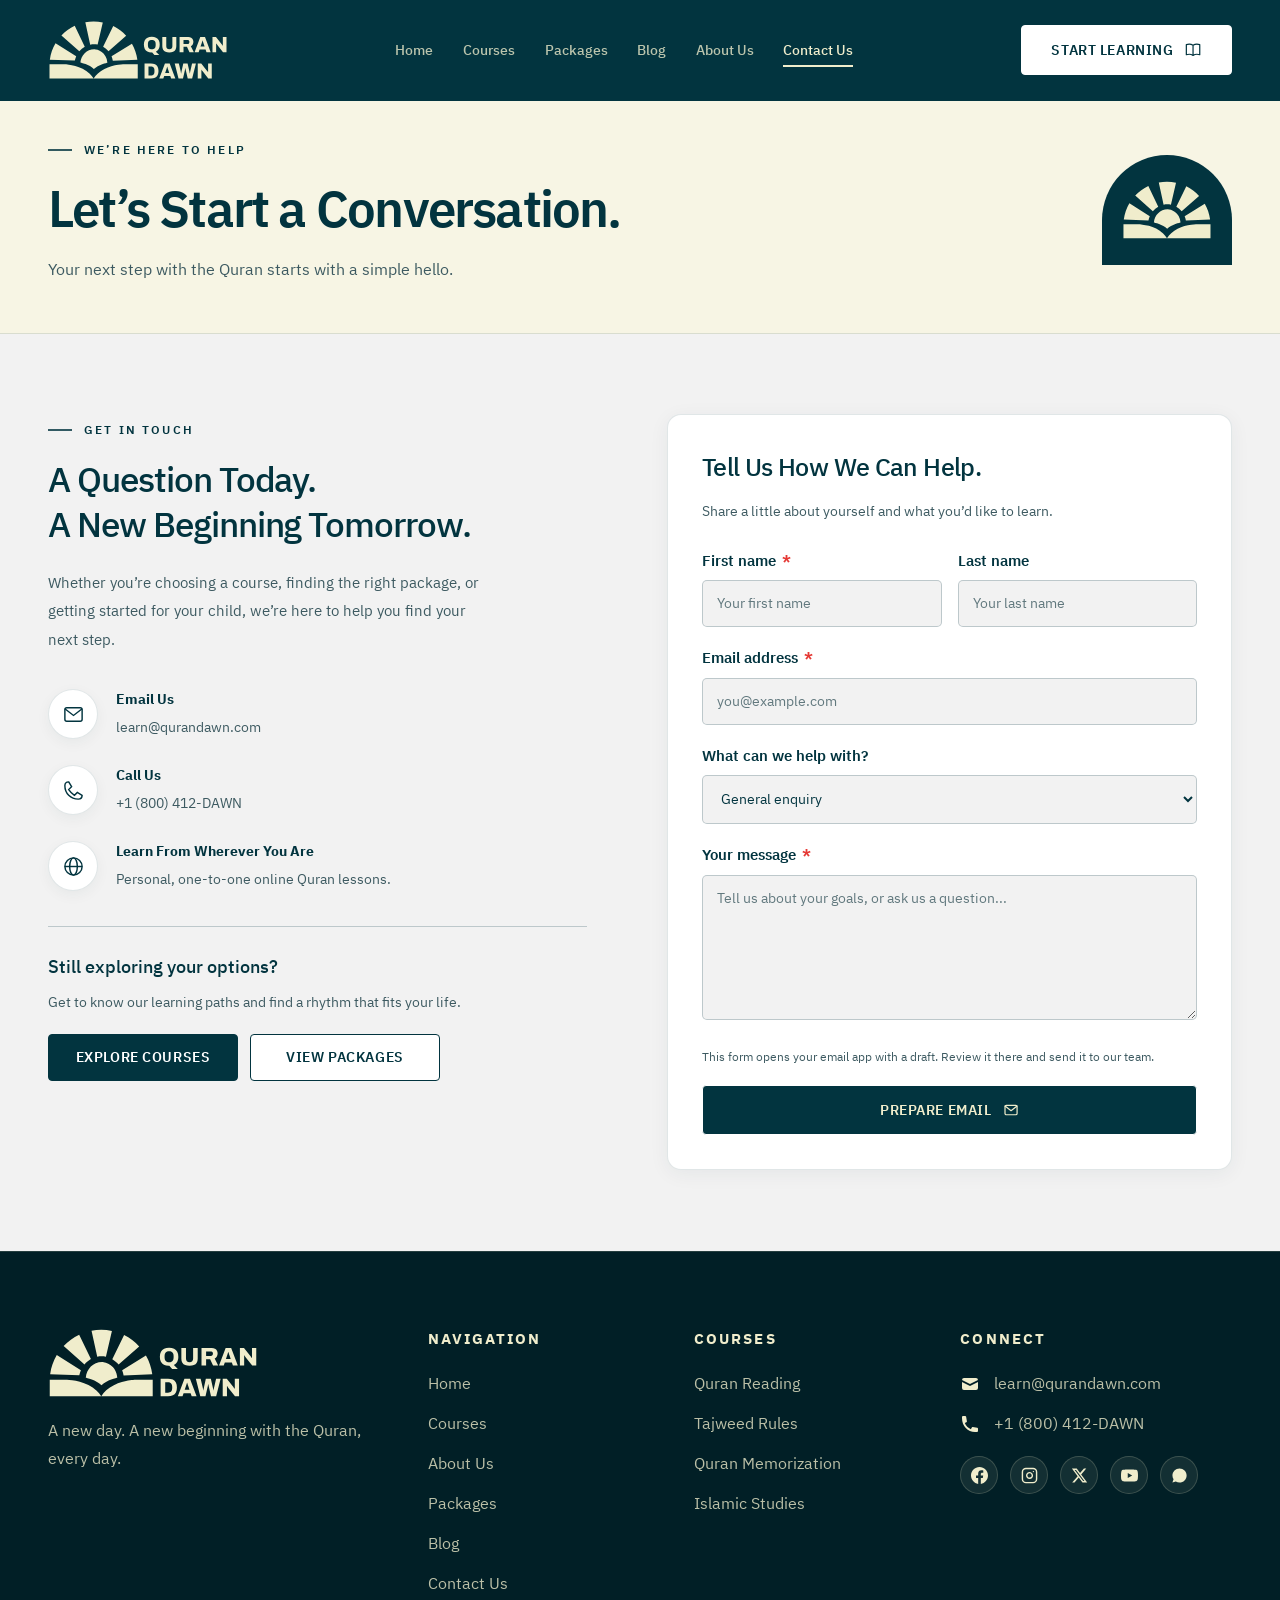
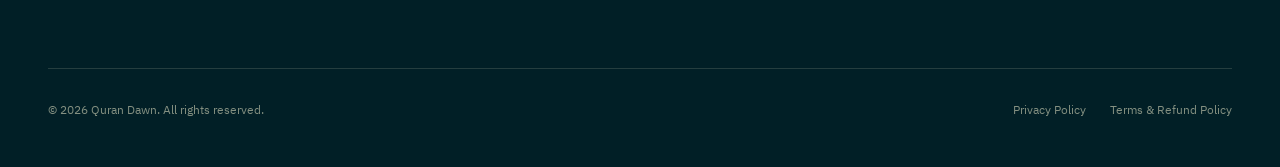
<file: contact.html>
<!DOCTYPE html>
<html lang="en">
    <head>
        <meta charset="UTF-8">
        <meta name="viewport" content="width=device-width, initial-scale=1.0">
        <meta http-equiv="X-UA-Compatible" content="IE=edge">
        <title>
            Contact Us &mdash; Quran Dawn
        </title>
        <meta name="description" content="Contact Quran Dawn about courses, lesson packages, and your next step in Quran learning.">
        <meta name="theme-color" content="#02343F">
        <!-- Open Graph / Meta -->
        <meta property="og:type" content="website">
        <meta property="og:title" content="Contact Us - Quran Dawn">
        <meta property="og:description" content="Contact Quran Dawn about courses, lesson packages, and your next step in Quran learning.">
        <!-- Favicon -->
        <link rel="icon" type="image/svg+xml" href="assets/images/logo-mark.svg">
        <!-- Google Fonts Preconnect & Fonts -->
        <link rel="preconnect" href="https://fonts.googleapis.com">
        <link rel="preconnect" href="https://fonts.gstatic.com" crossorigin>
        <link rel="stylesheet" href="https://fonts.googleapis.com/css2?family=IBM+Plex+Sans+Arabic:wght@300;400;500;600;700&family=IBM+Plex+Sans:ital,wght@0,300;0,400;0,500;0,600;0,700;1,400&display=swap">
        <!-- Stylesheet -->
        <link rel="stylesheet" href="assets/css/style.css">
        <link rel="stylesheet" href="assets/css/blog.css">
        <link rel="stylesheet" href="assets/css/contact.css">
    </head>

    <body class="blog-page contact-page">
        <!-- Accessible Skip Link -->
        <a href="#main-content" class="skip-link">Skip to main content</a>
        <!-- 01 — SITE HEADER -->

        <header class="site-header">
            <div class="container header-inner">
                <a href="index.html" aria-label="Quran Dawn Home" class="header-logo">
                    <img src="assets/images/logo-cream.svg" alt="Quran Dawn" width="180" height="60">
                </a>
                <!-- Desktop Navigation -->

                <nav aria-label="Primary Navigation" class="nav-desktop">
                    <ul class="nav-links">
                        <li>
                            <a href="index.html" class="nav-link">Home</a>
                        </li>
                        <li>
                            <a href="courses.html" class="nav-link">Courses</a>
                        </li>
                        <li>
                            <a href="pricing.html" class="nav-link">Packages</a>
                        </li>
                        <li>
                            <a href="blog.html" class="nav-link">Blog</a>
                        </li>
                        <li>
                            <a href="about.html" class="nav-link">About Us</a>
                        </li>
                        <li>
                            <a href="contact.html" aria-current="page" class="nav-link active">Contact Us</a>
                        </li>
                    </ul>
                </nav>

                <div class="header-actions">
                    <a href="pricing.html" class="btn btn-primary">Start Learning <svg class="action-icon" width="20" height="20" viewBox="0 0 24 24" fill="none" stroke="currentColor" stroke-width="1.8" stroke-linecap="round" stroke-linejoin="round" aria-hidden="true" focusable="false"><path d="M12 5v15m0-15C9 3 5 3 2 4v15c3-1 7-1 10 1 3-2 7-2 10-1V4c-3-1-7-1-10 1Z"/></svg></a>

                    <button aria-expanded="false" aria-label="Toggle navigation menu" aria-controls="mobile-nav" class="menu-toggle">
                        <span></span>
                        <span></span>
                        <span></span>
                    </button>
                </div>
            </div>
        </header>
        <!-- Mobile Navigation Drawer -->

        <div class="mobile-nav-overlay"></div>

        <aside id="mobile-nav" aria-label="Mobile Navigation" class="mobile-nav-drawer">
            <div class="mobile-nav-top">
                <span class="mobile-nav-title">Menu</span>
                <button type="button" aria-label="Close navigation menu" class="mobile-nav-close">
                    <svg viewBox="0 0 24 24" width="22" height="22" fill="none" stroke="currentColor" stroke-width="2" stroke-linecap="round" stroke-linejoin="round">
                        <line x1="18" y1="6" x2="6" y2="18"></line>
                        <line x1="6" y1="6" x2="18" y2="18"></line>
                    </svg>
                </button>
            </div>
            <div class="mobile-nav-links">
                <a href="index.html" class="mobile-nav-link">Home <span>→</span></a>
                <a href="courses.html" class="mobile-nav-link">Courses <span>→</span></a>
                <a href="pricing.html" class="mobile-nav-link">Packages <span>→</span></a>
                <a href="blog.html" class="mobile-nav-link">Blog <span>→</span></a>
                <a href="about.html" class="mobile-nav-link">About Us <span>→</span></a>
                <a href="contact.html" class="mobile-nav-link">Contact Us <span>→</span></a>
            </div>

            <div class="mobile-nav-footer">
                <a href="pricing.html" class="btn btn-primary">Start Learning <svg class="action-icon" width="20" height="20" viewBox="0 0 24 24" fill="none" stroke="currentColor" stroke-width="1.8" stroke-linecap="round" stroke-linejoin="round" aria-hidden="true" focusable="false"><path d="M12 5v15m0-15C9 3 5 3 2 4v15c3-1 7-1 10 1 3-2 7-2 10-1V4c-3-1-7-1-10 1Z"/></svg></a>

                <p>
                    Quran Dawn &bull; Online Quran Academy
                </p>
            </div>
        </aside>
        <!-- MAIN CONTENT -->

        <main id="main-content">
            <section class="contact-heading">
                <div class="container">
                    <div class="contact-title-row">
                        <div>
                            <div class="eyebrow eyebrow-dark">
                                We&#8217;re Here to Help
                            </div>

                            <h1>
                                Let&#8217;s Start a Conversation.
                            </h1>

                            <p>
                                Your next step with the Quran starts with a simple hello.
                            </p>
                        </div>
                        <img src="assets/images/journal-mark.svg" alt="" width="140" height="94">
                    </div>
                </div>
            </section>

            <section class="container contact-section contact-grid">
                <div class="contact-information">
                    <div class="eyebrow eyebrow-dark">
                        Get in Touch
                    </div>

                    <h2>
                        A Question Today.<br>A New Beginning Tomorrow.
                    </h2>

                    <p>
                        Whether you&#8217;re choosing a course, finding the right package, or getting started
                        for your child, we&#8217;re here to help you find your next step.
                    </p>

                    <div class="contact-methods">
                        <a href="mailto:learn@qurandawn.com" class="contact-method">
                            <span aria-hidden="true" class="contact-icon">
                                <svg viewBox="0 0 24 24" fill="none" stroke="currentColor" stroke-width="1.5">
                                    <rect x="3" y="5" width="18" height="14" rx="2"/>
                                    <path d="m3 6 9 7 9-7"/>
                                </svg>
                            </span>
                            <span>
                                <strong>Email Us</strong>
                                <span>learn@qurandawn.com</span>
                            </span>
                        </a>
                        <a href="tel:+18004123296" class="contact-method">
                            <span aria-hidden="true" class="contact-icon">
                                <svg viewBox="0 0 24 24" fill="none" stroke="currentColor" stroke-width="1.5">
                                    <path d="m7 3 3 5-3 3c2 3 3 4 6 6l3-3 5 3c0 3-2 4-4 4C9 21 3 15 3 7c0-2 1-4 4-4Z"/>
                                </svg>
                            </span>
                            <span>
                                <strong>Call Us</strong>
                                <span>+1 (800) 412-DAWN</span>
                            </span>
                        </a>

                        <div class="contact-method">
                            <span aria-hidden="true" class="contact-icon">
                                <svg viewBox="0 0 24 24" fill="none" stroke="currentColor" stroke-width="1.5">
                                    <circle cx="12" cy="12" r="9"/>
                                    <ellipse cx="12" cy="12" rx="4" ry="9"/>
                                    <path d="M3 12h18"/>
                                </svg>
                            </span>
                            <span>
                                <strong>Learn From Wherever You Are</strong>
                                <span>Personal, one-to-one online Quran lessons.</span>
                            </span>
                        </div>
                    </div>

                    <div class="contact-guidance">
                        <h3>
                            Still exploring your options?
                        </h3>

                        <p>
                            Get to know our learning paths and find a rhythm that fits your life.
                        </p>
                        <div class="contact-guidance-actions">
                            <a href="courses.html" class="btn btn-teal">
                                Explore Courses
                            </a>
                            <a href="pricing.html" class="btn btn-outline-teal">
                                View Packages
                            </a>
                        </div>
                    </div>
                </div>

                <div class="contact-form-panel">
                    <h2>
                        Tell Us How We Can Help.
                    </h2>

                    <p>
                        Share a little about yourself and what you&#8217;d like to learn.
                    </p>

                    <form id="contact-form">
                        <div class="contact-name-fields">
                            <div>
                                <label for="first-name">
                                    First name <span aria-hidden="true">*</span>
                                </label>
                                <input id="first-name" name="firstName" autocomplete="given-name" required maxlength="80" placeholder="Your first name">
                            </div>

                            <div>
                                <label for="last-name">
                                    Last name
                                </label>
                                <input id="last-name" name="lastName" autocomplete="family-name" maxlength="80" placeholder="Your last name">
                            </div>
                        </div>

                        <label for="email">
                            Email address <span aria-hidden="true">*</span>
                        </label>
                        <input id="email" name="email" type="email" autocomplete="email" required maxlength="254" placeholder="you@example.com">

                        <label for="interest">
                            What can we help with?
                        </label>

                        <select id="interest" name="interest">
                            <option>
                                General enquiry
                            </option>
                            <option>
                                Quran Reading
                            </option>
                            <option>
                                Tajweed
                            </option>
                            <option>
                                Quran Memorization
                            </option>
                            <option>
                                Islamic Studies
                            </option>
                            <option>
                                Learning packages
                            </option>
                        </select>

                        <label for="message">
                            Your message <span aria-hidden="true">*</span>
                        </label>
                        <textarea id="message" name="message" required minlength="10" maxlength="4000" rows="5" placeholder="Tell us about your goals, or ask us a question..."></textarea>

                        <p id="email-note" class="contact-form-note">
                            This form opens your email app with a draft. Review it there and send it to our
                            team.
                        </p>

                        <button type="submit" aria-describedby="email-note" class="btn btn-primary">Prepare Email <svg class="action-icon" width="20" height="20" viewBox="0 0 24 24" fill="none" stroke="currentColor" stroke-width="1.8" stroke-linecap="round" stroke-linejoin="round" aria-hidden="true" focusable="false"><rect x="3" y="5" width="18" height="14" rx="2"/><path d="m3 6 9 7 9-7"/></svg></button>

                        <p id="contact-status" role="status"></p>
                    </form>
                </div>
            </section>
        </main>

        <footer class="site-footer">
            <div class="container">
                <div class="footer-top-grid">
                    <!-- Brand Info -->

                    <div class="footer-brand">
                        <a href="index.html" class="footer-logo">
                            <img src="assets/images/logo-cream.svg" alt="Quran Dawn" width="210" height="70">
                        </a>

                        <p class="footer-tagline">
                            A new day. A new beginning with the Quran, every day.
                        </p>
                    </div>
                    <!-- Navigation -->

                    <div>
                        <h4 class="footer-heading">
                            Navigation
                        </h4>

                        <ul class="footer-nav-list">
                            <li>
                                <a href="index.html" class="footer-nav-link">Home</a>
                            </li>
                            <li>
                                <a href="courses.html" class="footer-nav-link">Courses</a>
                            </li>
                            <li>
                                <a href="about.html" class="footer-nav-link">About Us</a>
                            </li>
                            <li>
                                <a href="pricing.html" class="footer-nav-link">Packages</a>
                            </li>
                            <li>
                                <a href="blog.html" class="footer-nav-link">Blog</a>
                            </li>
                            <li>
                                <a href="contact.html" class="footer-nav-link">Contact Us</a>
                            </li>
                        </ul>
                    </div>
                    <!-- Courses -->

                    <div>
                        <h4 class="footer-heading">
                            Courses
                        </h4>

                        <ul class="footer-nav-list">
                            <li>
                                <a href="courses.html" class="footer-nav-link">Quran Reading</a>
                            </li>
                            <li>
                                <a href="courses.html" class="footer-nav-link">Tajweed Rules</a>
                            </li>
                            <li>
                                <a href="courses.html" class="footer-nav-link">Quran Memorization</a>
                            </li>
                            <li>
                                <a href="courses.html" class="footer-nav-link">Islamic Studies</a>
                            </li>
                        </ul>
                    </div>
                    <!-- Contact & Connect -->

                    <div>
                        <h4 class="footer-heading">
                            Connect
                        </h4>

                        <div class="footer-contact-item">
                            <svg viewBox="0 0 20 20" fill="currentColor" class="footer-contact-icon">
                                <path d="M2.003 5.884L10 9.882l7.997-3.998A2 2 0 0016 4H4a2 2 0 00-1.997 1.884z"/>
                                <path d="M18 8.118l-8 4-8-4V14a2 2 0 002 2h12a2 2 0 002-2V8.118z"/>
                            </svg>
                            <span>learn@qurandawn.com</span>
                        </div>

                        <div class="footer-contact-item">
                            <svg viewBox="0 0 20 20" fill="currentColor" class="footer-contact-icon">
                                <path d="M2 3a1 1 0 011-1h2.153a1 1 0 01.986.836l.74 4.435a1 1 0 01-.54 1.06l-1.548.773a11.037 11.037 0 006.105 6.105l.774-1.548a1 1 0 011.059-.54l4.435.74a1 1 0 01.836.986V17a1 1 0 01-1 1h-2C7.82 18 2 12.18 2 4V3z"/>
                            </svg>
                            <span>+1 (800) 412-DAWN</span>
                        </div>
                        <div class="footer-social-list">
                            <a href="https://facebook.com" target="_blank" rel="noopener noreferrer" class="footer-social-link" aria-label="Facebook">
                                <svg viewBox="0 0 24 24" fill="currentColor"><path d="M24 12.073c0-6.627-5.373-12-12-12s-12 5.373-12 12c0 5.99 4.388 10.954 10.125 11.854v-8.385H7.078v-3.47h3.047V9.43c0-3.007 1.792-4.669 4.533-4.669 1.312 0 2.686.235 2.686.235v2.953H15.83c-1.491 0-1.956.925-1.956 1.874v2.25h3.328l-.532 3.47h-2.796v8.385C19.612 23.027 24 18.062 24 12.073z"/></svg>
                            </a>
                            <a href="https://instagram.com" target="_blank" rel="noopener noreferrer" class="footer-social-link" aria-label="Instagram">
                                <svg viewBox="0 0 24 24" fill="none" stroke="currentColor" stroke-width="2" stroke-linecap="round" stroke-linejoin="round"><rect x="2" y="2" width="20" height="20" rx="5" ry="5"/><path d="M16 11.37A4 4 0 1 1 12.63 8 4 4 0 0 1 16 11.37z"/><line x1="17.5" y1="6.5" x2="17.51" y2="6.5"/></svg>
                            </a>
                            <a href="https://x.com" target="_blank" rel="noopener noreferrer" class="footer-social-link" aria-label="X (Twitter)">
                                <svg viewBox="0 0 24 24" fill="currentColor"><path d="M18.244 2.25h3.308l-7.227 8.26 8.502 11.24H16.17l-5.214-6.817L4.99 21.75H1.68l7.73-8.835L1.254 2.25H8.08l4.713 6.231zm-1.161 17.52h1.833L7.084 4.126H5.117z"/></svg>
                            </a>
                            <a href="https://youtube.com" target="_blank" rel="noopener noreferrer" class="footer-social-link" aria-label="YouTube">
                                <svg viewBox="0 0 24 24" fill="currentColor"><path d="M23.498 6.186a3.016 3.016 0 0 0-2.122-2.136C19.505 3.545 12 3.545 12 3.545s-7.505 0-9.377.505A3.017 3.017 0 0 0 .502 6.186C0 8.07 0 12 0 12s0 3.93.502 5.814a3.016 3.016 0 0 0 2.122 2.136c1.871.505 9.376.505 9.376.505s7.505 0 9.377-.505a3.015 3.015 0 0 0 2.122-2.136C24 15.93 24 12 24 12s0-3.93-.502-5.814zM9.545 15.568V8.432L15.818 12l-6.273 3.568z"/></svg>
                            </a>
                            <a href="https://wa.me/" target="_blank" rel="noopener noreferrer" class="footer-social-link" aria-label="WhatsApp">
                                <svg viewBox="0 0 24 24" fill="currentColor"><path d="M17.472 14.382c-.301-.15-1.78-.879-2.056-.98-.276-.1-.476-.15-.677.15-.2.3-.776.98-.952 1.18-.175.2-.351.225-.652.075s-1.272-.469-2.424-1.496c-.896-.799-1.502-1.786-1.678-2.087-.175-.3-.019-.462.131-.611.136-.134.301-.35.452-.525.15-.175.2-.3.301-.5.1-.2.05-.375-.025-.525-.075-.15-.677-1.633-.928-2.236-.245-.588-.493-.508-.677-.518-.175-.01-.376-.01-.577-.01s-.527.075-.802.375c-.276.3-1.053 1.03-1.053 2.511s1.078 2.912 1.228 3.113c.15.2 2.122 3.24 5.141 4.544.718.31 1.279.496 1.716.635.722.23 1.38.197 1.9-.12.578-.352 1.78-1.28 2.03-1.78.251-.5.251-.929.176-1.079-.075-.15-.276-.225-.577-.375zM12.042 2C6.518 2 2.03 6.488 2.03 12.012c0 1.98.577 3.823 1.576 5.378L2 22l4.764-1.554a9.972 9.972 0 0 0 5.278 1.488c5.524 0 10.012-4.488 10.012-10.012C22.054 6.488 17.566 2 12.042 2z"/></svg>
                            </a>
                        </div>
                    </div>
                </div>
                <!-- Footer Bottom -->

                <div class="footer-bottom">
                    <div>
                        &copy; 2026 Quran Dawn. All rights reserved.
                    </div>

                    <div class="footer-legal-links">
                        <a href="privacy-policy.html">Privacy Policy</a>
                        <a href="terms-refund-policy.html">Terms &amp; Refund Policy</a>
                    </div>
                </div>
            </div>
            <!-- Grounding Horizon Sunrise Geometry -->

            <div aria-hidden="true" class="footer-horizon-geometry">
                <img src="assets/images/symbol-sunrise-rays.svg" alt="" width="700" height="200">
            </div>
        </footer>
        <!-- Scripts -->
        <script src="assets/js/contact.js"></script>
        <script src="assets/js/main.js"></script>
    </body>
</html>
</file>
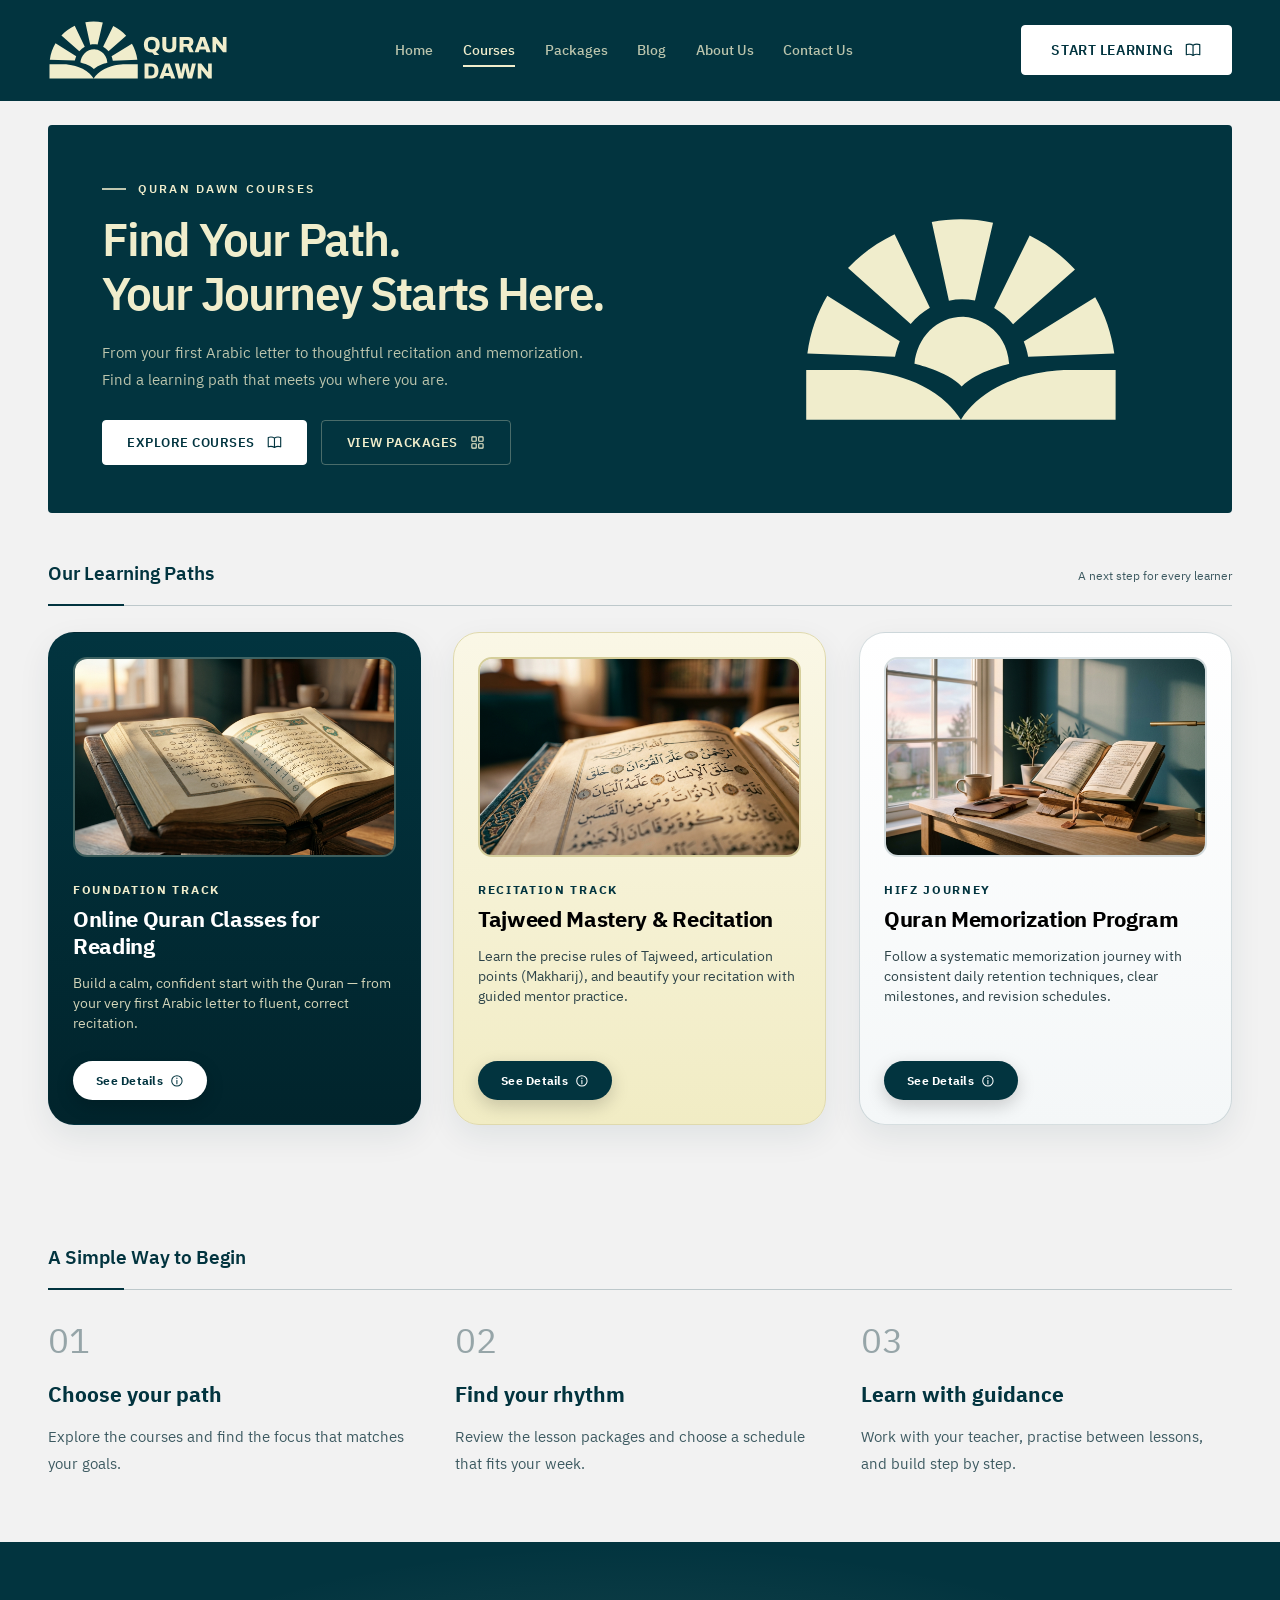
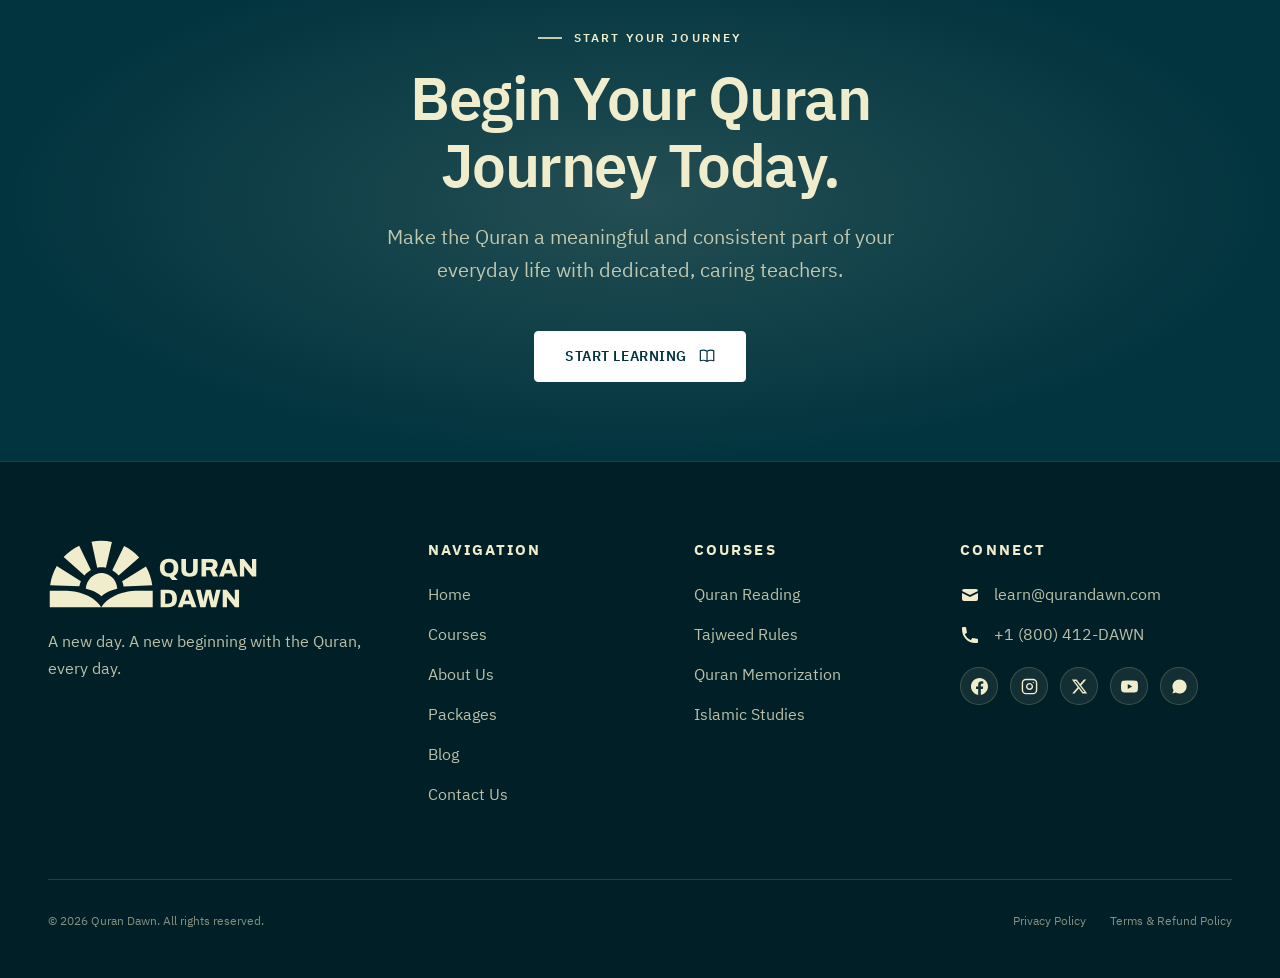
<file: courses.html>
<!DOCTYPE html>
<html lang="en">
    <head>
        <meta charset="UTF-8">
        <meta name="viewport" content="width=device-width, initial-scale=1.0">
        <meta http-equiv="X-UA-Compatible" content="IE=edge">
        <title>
            Courses ? Quran Dawn
        </title>
        <meta name="description" content="Explore personalised Quran learning, with a path for your level and goals.">
        <meta name="theme-color" content="#02343F">
        <!-- Open Graph / Meta -->
        <meta property="og:type" content="website">
        <meta property="og:title" content="Courses ? Quran Dawn">
        <meta property="og:description" content="Explore personalised Quran learning, with a path for your level and goals.">
        <!-- Favicon -->
        <link rel="icon" type="image/svg+xml" href="assets/images/logo-mark.svg">
        <!-- Google Fonts Preconnect & Fonts -->
        <link rel="preconnect" href="https://fonts.googleapis.com">
        <link rel="preconnect" href="https://fonts.gstatic.com" crossorigin>
        <link rel="stylesheet" href="https://fonts.googleapis.com/css2?family=IBM+Plex+Sans+Arabic:wght@300;400;500;600;700&family=IBM+Plex+Sans:ital,wght@0,300;0,400;0,500;0,600;0,700;1,400&display=swap">
        <!-- Stylesheet -->
        <link rel="stylesheet" href="assets/css/style.css">
        <link rel="stylesheet" href="assets/css/blog.css">
        <link rel="stylesheet" href="assets/css/courses.css">
    </head>

    <body class="blog-page">
        <!-- Accessible Skip Link -->
        <a href="#main-content" class="skip-link">Skip to main content</a>
        <!-- 01 — SITE HEADER -->

        <header class="site-header">
            <div class="container header-inner">
                <a href="index.html" aria-label="Quran Dawn Home" class="header-logo">
                    <img src="assets/images/logo-cream.svg" alt="Quran Dawn" width="180" height="60">
                </a>
                <!-- Desktop Navigation -->

                <nav aria-label="Primary Navigation" class="nav-desktop">
                    <ul class="nav-links">
                        <li>
                            <a href="index.html" class="nav-link">Home</a>
                        </li>
                        <li>
                            <a href="courses.html" aria-current="page" class="nav-link active">Courses</a>
                        </li>
                        <li>
                            <a href="pricing.html" class="nav-link">Packages</a>
                        </li>
                        <li>
                            <a href="blog.html" class="nav-link">Blog</a>
                        </li>
                        <li>
                            <a href="about.html" class="nav-link">About Us</a>
                        </li>
                        <li>
                            <a href="contact.html" class="nav-link">Contact Us</a>
                        </li>
                    </ul>
                </nav>

                <div class="header-actions">
                    <a href="pricing.html" class="btn btn-primary">Start Learning <svg class="action-icon" width="20" height="20" viewBox="0 0 24 24" fill="none" stroke="currentColor" stroke-width="1.8" stroke-linecap="round" stroke-linejoin="round" aria-hidden="true" focusable="false"><path d="M12 5v15m0-15C9 3 5 3 2 4v15c3-1 7-1 10 1 3-2 7-2 10-1V4c-3-1-7-1-10 1Z"/></svg></a>

                    <button aria-expanded="false" aria-label="Toggle navigation menu" aria-controls="mobile-nav" class="menu-toggle">
                        <span></span>
                        <span></span>
                        <span></span>
                    </button>
                </div>
            </div>
        </header>
        <!-- Mobile Navigation Drawer -->

        <div class="mobile-nav-overlay"></div>

        <aside id="mobile-nav" aria-label="Mobile Navigation" class="mobile-nav-drawer">
            <div class="mobile-nav-top">
                <span class="mobile-nav-title">Menu</span>
                <button type="button" aria-label="Close navigation menu" class="mobile-nav-close">
                    <svg viewBox="0 0 24 24" width="22" height="22" fill="none" stroke="currentColor" stroke-width="2" stroke-linecap="round" stroke-linejoin="round">
                        <line x1="18" y1="6" x2="6" y2="18"></line>
                        <line x1="6" y1="6" x2="18" y2="18"></line>
                    </svg>
                </button>
            </div>
            <div class="mobile-nav-links">
                <a href="index.html" class="mobile-nav-link">Home <span>→</span></a>
                <a href="courses.html" class="mobile-nav-link">Courses <span>→</span></a>
                <a href="pricing.html" class="mobile-nav-link">Packages <span>→</span></a>
                <a href="blog.html" class="mobile-nav-link">Blog <span>→</span></a>
                <a href="about.html" class="mobile-nav-link">About Us <span>→</span></a>
                <a href="contact.html" class="mobile-nav-link">Contact Us <span>→</span></a>
            </div>

            <div class="mobile-nav-footer">
                <a href="pricing.html" class="btn btn-primary">Start Learning <svg class="action-icon" width="20" height="20" viewBox="0 0 24 24" fill="none" stroke="currentColor" stroke-width="1.8" stroke-linecap="round" stroke-linejoin="round" aria-hidden="true" focusable="false"><path d="M12 5v15m0-15C9 3 5 3 2 4v15c3-1 7-1 10 1 3-2 7-2 10-1V4c-3-1-7-1-10 1Z"/></svg></a>

                <p>
                    Quran Dawn &bull; Online Quran Academy
                </p>
            </div>
        </aside>
        <!-- MAIN CONTENT -->

        <main id="main-content">
            <section class="journal-hero container">
                <div class="journal-hero-inner">
                    <div>
                        <div class="eyebrow eyebrow-light">
                            Quran Dawn Courses
                        </div>

                        <h1>
                            Find Your Path.<br>Your Journey Starts Here.
                        </h1>

                        <p class="section-desc section-desc-light">
                            From your first Arabic letter to thoughtful recitation and memorization. Find a
                            learning path that meets you where you are.
                        </p>

                        <div class="journal-hero-actions">
                            <a href="#learning-paths" class="btn btn-primary">Explore Courses <svg class="action-icon" width="20" height="20" viewBox="0 0 24 24" fill="none" stroke="currentColor" stroke-width="1.8" stroke-linecap="round" stroke-linejoin="round" aria-hidden="true" focusable="false"><path d="M12 5v15m0-15C9 3 5 3 2 4v15c3-1 7-1 10 1 3-2 7-2 10-1V4c-3-1-7-1-10 1Z"/></svg></a>
                            <a href="pricing.html" class="btn btn-ghost-light">View Packages <svg class="action-icon" width="20" height="20" viewBox="0 0 24 24" fill="none" stroke="currentColor" stroke-width="1.8" stroke-linecap="round" stroke-linejoin="round" aria-hidden="true" focusable="false"><rect x="3" y="3" width="7" height="7" rx="1"/><rect x="14" y="3" width="7" height="7" rx="1"/><rect x="3" y="14" width="7" height="7" rx="1"/><rect x="14" y="14" width="7" height="7" rx="1"/></svg></a>
                        </div>
                    </div>
                    <img src="assets/images/journal-mark.svg" alt="" width="355" height="234" class="journal-hero-mark">
                </div>
            </section>

            <section id="learning-paths" class="container course-catalog">
                <h2 class="journal-section-heading">
                    Our Learning Paths <span>A next step for every learner</span>
                </h2>

                <div class="courses-grid-v2">
                    <article class="course-card-v2 course-theme-teal fade-up">
                        <div class="course-v2-arch-frame">
                            <img src="assets/images/course-reading.jpg" alt="Online Quran Reading Classes" width="600" height="340" loading="lazy" class="course-v2-img">
                        </div>

                        <div class="course-v2-content">
                            <span class="course-v2-eyebrow">Foundation Track</span>

                            <h3 class="course-v2-title">
                                Online Quran Classes for Reading
                            </h3>

                            <p class="course-v2-desc">
                                Build a calm, confident start with the Quran — from your very first Arabic
                                letter to fluent, correct recitation.
                            </p>

                            <div class="course-v2-footer">
                                <a href="single-course.html#reading" class="course-v2-cta-pill">See Details <svg class="action-icon" width="20" height="20" viewBox="0 0 24 24" fill="none" stroke="currentColor" stroke-width="1.8" stroke-linecap="round" stroke-linejoin="round" aria-hidden="true" focusable="false"><circle cx="12" cy="12" r="9"/><path d="M12 11v6m0-10v1"/></svg></a>
                            </div>
                        </div>
                    </article>

                    <article class="course-card-v2 course-theme-cream fade-up">
                        <div class="course-v2-arch-frame">
                            <img src="assets/images/course-tajweed.jpg" alt="Tajweed Mastery & Recitation" width="600" height="340" loading="lazy" class="course-v2-img">
                        </div>

                        <div class="course-v2-content">
                            <span class="course-v2-eyebrow">Recitation Track</span>

                            <h3 class="course-v2-title">
                                Tajweed Mastery &amp; Recitation
                            </h3>

                            <p class="course-v2-desc">
                                Learn the precise rules of Tajweed, articulation points (Makharij), and
                                beautify your recitation with guided mentor practice.
                            </p>

                            <div class="course-v2-footer">
                                <a href="single-course.html#tajweed" class="course-v2-cta-pill">See Details <svg class="action-icon" width="20" height="20" viewBox="0 0 24 24" fill="none" stroke="currentColor" stroke-width="1.8" stroke-linecap="round" stroke-linejoin="round" aria-hidden="true" focusable="false"><circle cx="12" cy="12" r="9"/><path d="M12 11v6m0-10v1"/></svg></a>
                            </div>
                        </div>
                    </article>

                    <article class="course-card-v2 course-theme-offwhite fade-up">
                        <div class="course-v2-arch-frame">
                            <img src="assets/images/course-memorization.jpg" alt="Quran Memorization Program" width="600" height="340" loading="lazy" class="course-v2-img">
                        </div>

                        <div class="course-v2-content">
                            <span class="course-v2-eyebrow">Hifz Journey</span>

                            <h3 class="course-v2-title">
                                Quran Memorization Program
                            </h3>

                            <p class="course-v2-desc">
                                Follow a systematic memorization journey with consistent daily retention
                                techniques, clear milestones, and revision schedules.
                            </p>

                            <div class="course-v2-footer">
                                <a href="single-course.html#memorization" class="course-v2-cta-pill">See Details <svg class="action-icon" width="20" height="20" viewBox="0 0 24 24" fill="none" stroke="currentColor" stroke-width="1.8" stroke-linecap="round" stroke-linejoin="round" aria-hidden="true" focusable="false"><circle cx="12" cy="12" r="9"/><path d="M12 11v6m0-10v1"/></svg></a>
                            </div>
                        </div>
                    </article>
                </div>
            </section>

            <section class="container course-steps">
                <h2 class="journal-section-heading">
                    A Simple Way to Begin
                </h2>

                <div class="steps-grid">
                    <article>
                        <span>01</span>

                        <h3>
                            Choose your path
                        </h3>

                        <p>
                            Explore the courses and find the focus that matches your goals.
                        </p>
                    </article>

                    <article>
                        <span>02</span>

                        <h3>
                            Find your rhythm
                        </h3>

                        <p>
                            Review the lesson packages and choose a schedule that fits your week.
                        </p>
                    </article>

                    <article>
                        <span>03</span>

                        <h3>
                            Learn with guidance
                        </h3>

                        <p>
                            Work with your teacher, practise between lessons, and build step by step.
                        </p>
                    </article>
                </div>
            </section>

            <section id="contact" class="pre-footer-cta">
                <!-- Ambient Dawn Atmosphere -->

                <div aria-hidden="true" class="pre-footer-dawn-glow"></div>
                <!-- Cropped Oversized Sunrise Geometry -->

                <div aria-hidden="true" class="pre-footer-backdrop-geometry">
                    <img src="assets/images/logo-mark.svg" alt="" width="850" height="540">
                </div>

                <div class="container">
                    <div class="pre-footer-content fade-up">
                        <div class="eyebrow eyebrow-light">
                            Start Your Journey
                        </div>

                        <h2 class="pre-footer-title">
                            Begin Your Quran<br> Journey Today.
                        </h2>

                        <p class="pre-footer-lead">
                            Make the Quran a meaningful and consistent part of your everyday life with
                            dedicated, caring teachers.
                        </p>
                        <a href="pricing.html" class="btn btn-primary">Start Learning <svg class="action-icon" width="20" height="20" viewBox="0 0 24 24" fill="none" stroke="currentColor" stroke-width="1.8" stroke-linecap="round" stroke-linejoin="round" aria-hidden="true" focusable="false"><path d="M12 5v15m0-15C9 3 5 3 2 4v15c3-1 7-1 10 1 3-2 7-2 10-1V4c-3-1-7-1-10 1Z"/></svg></a>
                    </div>
                </div>
            </section>
        </main>

        <footer class="site-footer">
            <div class="container">
                <div class="footer-top-grid">
                    <!-- Brand Info -->

                    <div class="footer-brand">
                        <a href="index.html" class="footer-logo">
                            <img src="assets/images/logo-cream.svg" alt="Quran Dawn" width="210" height="70">
                        </a>

                        <p class="footer-tagline">
                            A new day. A new beginning with the Quran, every day.
                        </p>
                    </div>
                    <!-- Navigation -->

                    <div>
                        <h4 class="footer-heading">
                            Navigation
                        </h4>

                        <ul class="footer-nav-list">
                            <li>
                                <a href="index.html" class="footer-nav-link">Home</a>
                            </li>
                            <li>
                                <a href="courses.html" class="footer-nav-link">Courses</a>
                            </li>
                            <li>
                                <a href="about.html" class="footer-nav-link">About Us</a>
                            </li>
                            <li>
                                <a href="pricing.html" class="footer-nav-link">Packages</a>
                            </li>
                            <li>
                                <a href="blog.html" class="footer-nav-link">Blog</a>
                            </li>
                            <li>
                                <a href="contact.html" class="footer-nav-link">Contact Us</a>
                            </li>
                        </ul>
                    </div>
                    <!-- Courses -->

                    <div>
                        <h4 class="footer-heading">
                            Courses
                        </h4>

                        <ul class="footer-nav-list">
                            <li>
                                <a href="courses.html" class="footer-nav-link">Quran Reading</a>
                            </li>
                            <li>
                                <a href="courses.html" class="footer-nav-link">Tajweed Rules</a>
                            </li>
                            <li>
                                <a href="courses.html" class="footer-nav-link">Quran Memorization</a>
                            </li>
                            <li>
                                <a href="courses.html" class="footer-nav-link">Islamic Studies</a>
                            </li>
                        </ul>
                    </div>
                    <!-- Contact & Connect -->

                    <div>
                        <h4 class="footer-heading">
                            Connect
                        </h4>

                        <div class="footer-contact-item">
                            <svg viewBox="0 0 20 20" fill="currentColor" class="footer-contact-icon">
                                <path d="M2.003 5.884L10 9.882l7.997-3.998A2 2 0 0016 4H4a2 2 0 00-1.997 1.884z"/>
                                <path d="M18 8.118l-8 4-8-4V14a2 2 0 002 2h12a2 2 0 002-2V8.118z"/>
                            </svg>
                            <span>learn@qurandawn.com</span>
                        </div>

                        <div class="footer-contact-item">
                            <svg viewBox="0 0 20 20" fill="currentColor" class="footer-contact-icon">
                                <path d="M2 3a1 1 0 011-1h2.153a1 1 0 01.986.836l.74 4.435a1 1 0 01-.54 1.06l-1.548.773a11.037 11.037 0 006.105 6.105l.774-1.548a1 1 0 011.059-.54l4.435.74a1 1 0 01.836.986V17a1 1 0 01-1 1h-2C7.82 18 2 12.18 2 4V3z"/>
                            </svg>
                            <span>+1 (800) 412-DAWN</span>
                        </div>
                        <div class="footer-social-list">
                            <a href="https://facebook.com" target="_blank" rel="noopener noreferrer" class="footer-social-link" aria-label="Facebook">
                                <svg viewBox="0 0 24 24" fill="currentColor"><path d="M24 12.073c0-6.627-5.373-12-12-12s-12 5.373-12 12c0 5.99 4.388 10.954 10.125 11.854v-8.385H7.078v-3.47h3.047V9.43c0-3.007 1.792-4.669 4.533-4.669 1.312 0 2.686.235 2.686.235v2.953H15.83c-1.491 0-1.956.925-1.956 1.874v2.25h3.328l-.532 3.47h-2.796v8.385C19.612 23.027 24 18.062 24 12.073z"/></svg>
                            </a>
                            <a href="https://instagram.com" target="_blank" rel="noopener noreferrer" class="footer-social-link" aria-label="Instagram">
                                <svg viewBox="0 0 24 24" fill="none" stroke="currentColor" stroke-width="2" stroke-linecap="round" stroke-linejoin="round"><rect x="2" y="2" width="20" height="20" rx="5" ry="5"/><path d="M16 11.37A4 4 0 1 1 12.63 8 4 4 0 0 1 16 11.37z"/><line x1="17.5" y1="6.5" x2="17.51" y2="6.5"/></svg>
                            </a>
                            <a href="https://x.com" target="_blank" rel="noopener noreferrer" class="footer-social-link" aria-label="X (Twitter)">
                                <svg viewBox="0 0 24 24" fill="currentColor"><path d="M18.244 2.25h3.308l-7.227 8.26 8.502 11.24H16.17l-5.214-6.817L4.99 21.75H1.68l7.73-8.835L1.254 2.25H8.08l4.713 6.231zm-1.161 17.52h1.833L7.084 4.126H5.117z"/></svg>
                            </a>
                            <a href="https://youtube.com" target="_blank" rel="noopener noreferrer" class="footer-social-link" aria-label="YouTube">
                                <svg viewBox="0 0 24 24" fill="currentColor"><path d="M23.498 6.186a3.016 3.016 0 0 0-2.122-2.136C19.505 3.545 12 3.545 12 3.545s-7.505 0-9.377.505A3.017 3.017 0 0 0 .502 6.186C0 8.07 0 12 0 12s0 3.93.502 5.814a3.016 3.016 0 0 0 2.122 2.136c1.871.505 9.376.505 9.376.505s7.505 0 9.377-.505a3.015 3.015 0 0 0 2.122-2.136C24 15.93 24 12 24 12s0-3.93-.502-5.814zM9.545 15.568V8.432L15.818 12l-6.273 3.568z"/></svg>
                            </a>
                            <a href="https://wa.me/" target="_blank" rel="noopener noreferrer" class="footer-social-link" aria-label="WhatsApp">
                                <svg viewBox="0 0 24 24" fill="currentColor"><path d="M17.472 14.382c-.301-.15-1.78-.879-2.056-.98-.276-.1-.476-.15-.677.15-.2.3-.776.98-.952 1.18-.175.2-.351.225-.652.075s-1.272-.469-2.424-1.496c-.896-.799-1.502-1.786-1.678-2.087-.175-.3-.019-.462.131-.611.136-.134.301-.35.452-.525.15-.175.2-.3.301-.5.1-.2.05-.375-.025-.525-.075-.15-.677-1.633-.928-2.236-.245-.588-.493-.508-.677-.518-.175-.01-.376-.01-.577-.01s-.527.075-.802.375c-.276.3-1.053 1.03-1.053 2.511s1.078 2.912 1.228 3.113c.15.2 2.122 3.24 5.141 4.544.718.31 1.279.496 1.716.635.722.23 1.38.197 1.9-.12.578-.352 1.78-1.28 2.03-1.78.251-.5.251-.929.176-1.079-.075-.15-.276-.225-.577-.375zM12.042 2C6.518 2 2.03 6.488 2.03 12.012c0 1.98.577 3.823 1.576 5.378L2 22l4.764-1.554a9.972 9.972 0 0 0 5.278 1.488c5.524 0 10.012-4.488 10.012-10.012C22.054 6.488 17.566 2 12.042 2z"/></svg>
                            </a>
                        </div>
                    </div>
                </div>
                <!-- Footer Bottom -->

                <div class="footer-bottom">
                    <div>
                        &copy; 2026 Quran Dawn. All rights reserved.
                    </div>

                    <div class="footer-legal-links">
                        <a href="privacy-policy.html">Privacy Policy</a>
                        <a href="terms-refund-policy.html">Terms &amp; Refund Policy</a>
                    </div>
                </div>
            </div>
            <!-- Grounding Horizon Sunrise Geometry -->

            <div aria-hidden="true" class="footer-horizon-geometry">
                <img src="assets/images/symbol-sunrise-rays.svg" alt="" width="700" height="200">
            </div>
        </footer>
        <!-- Scripts -->
        <script src="assets/js/main.js"></script>
    </body>
</html>
</file>
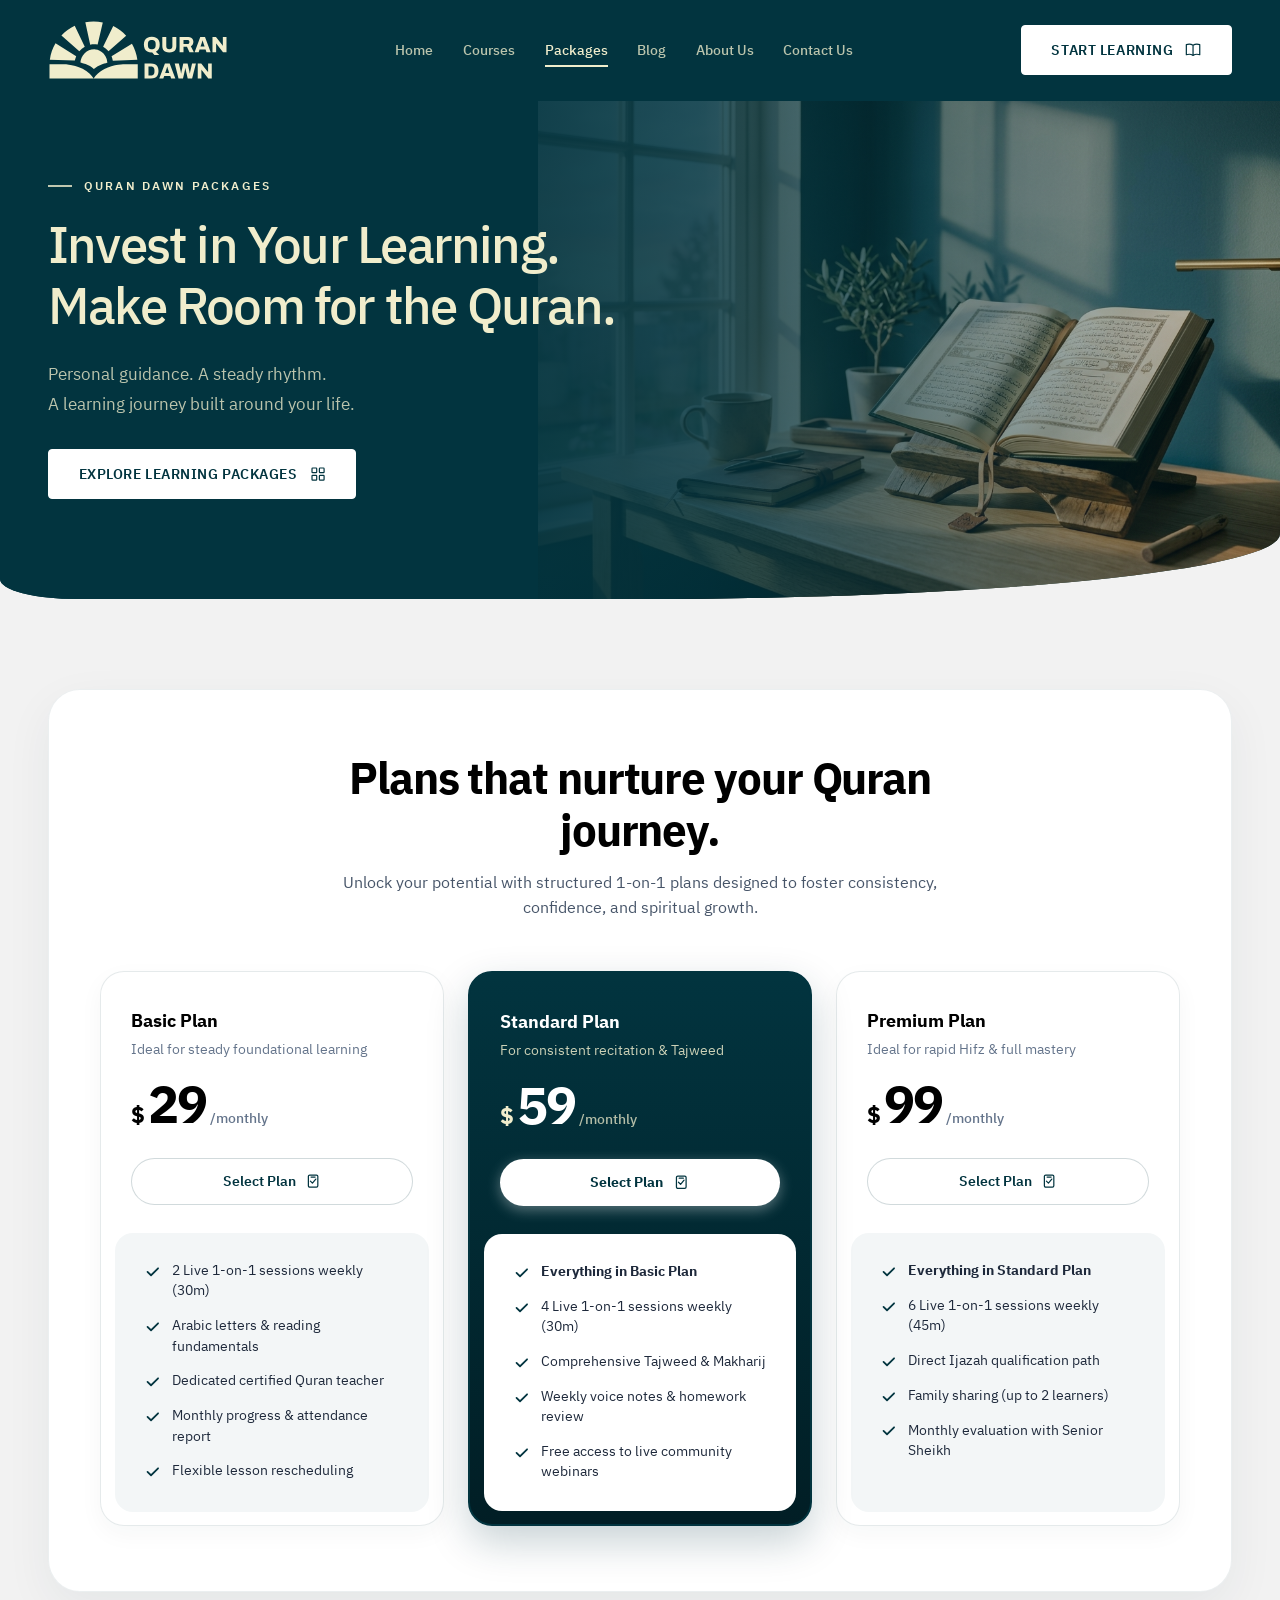
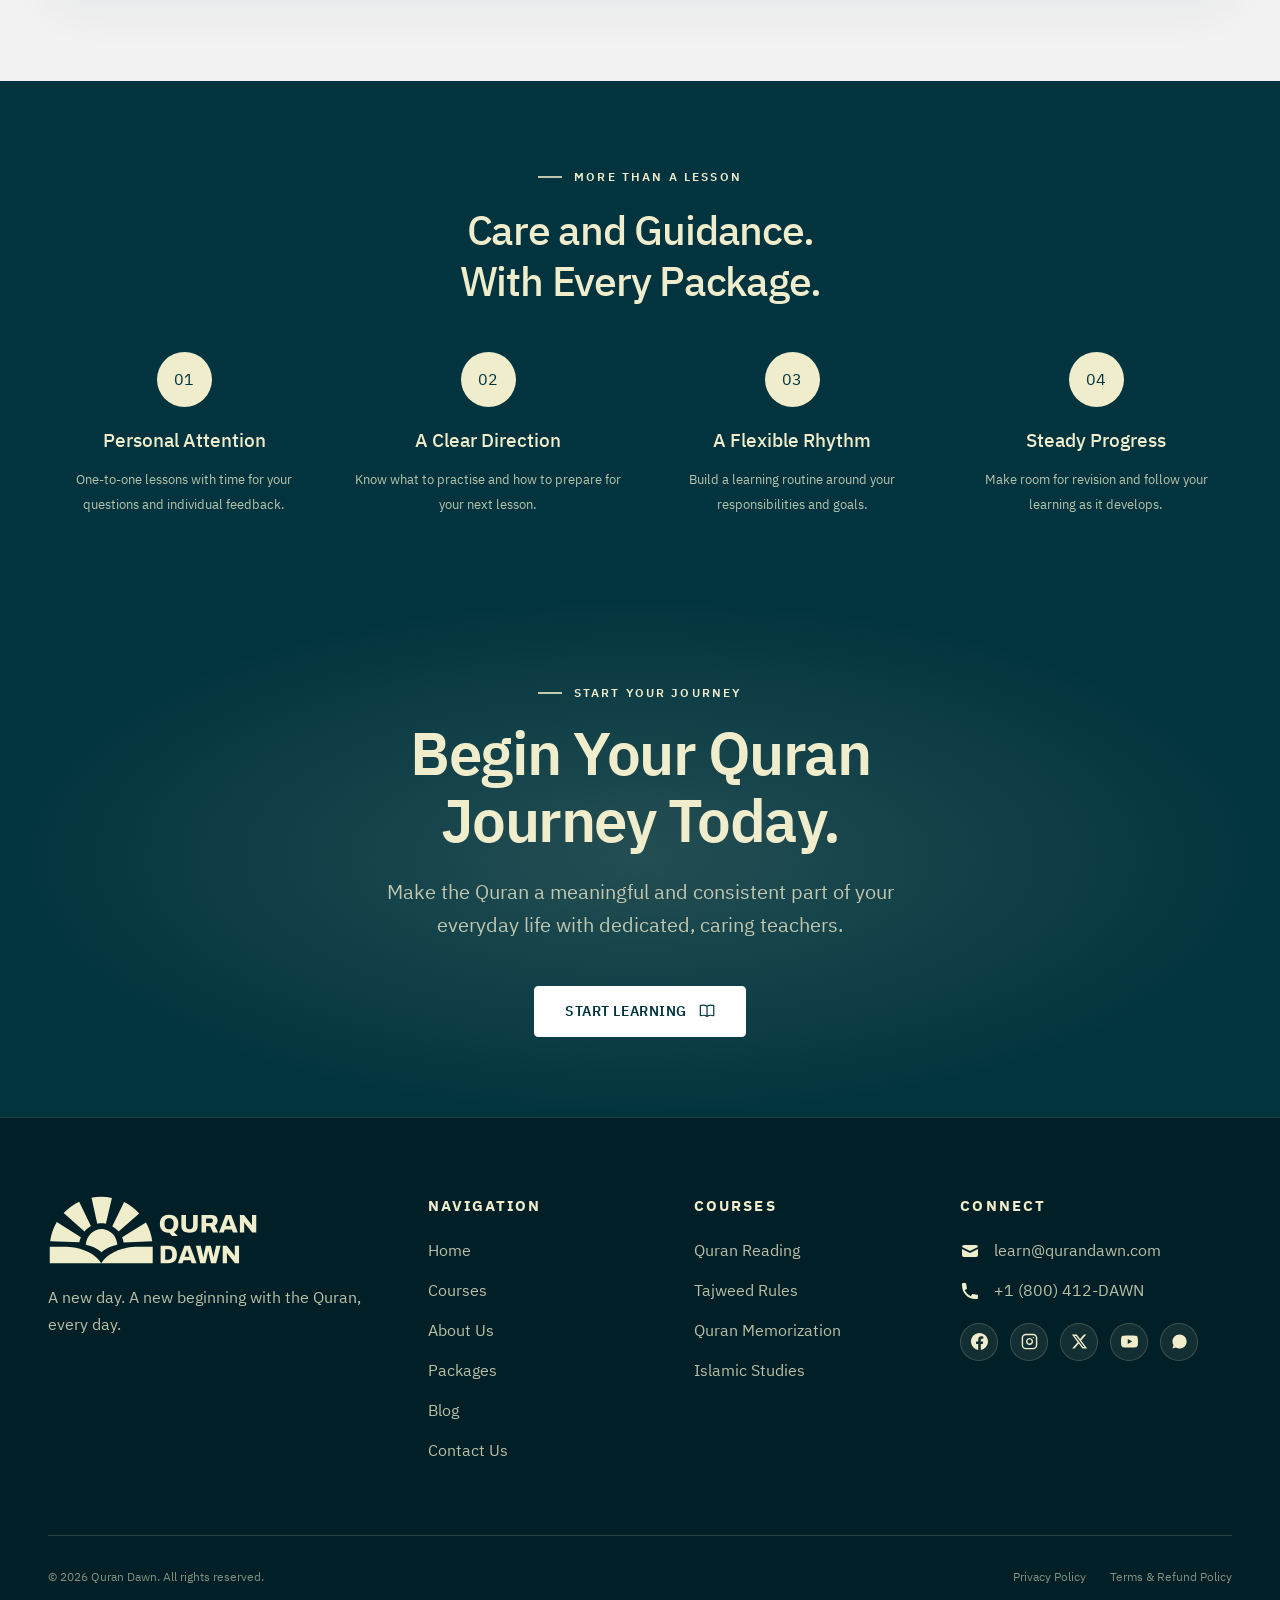
<file: pricing.html>
<!DOCTYPE html>
<html lang="en">
    <head>
        <meta charset="UTF-8">
        <meta name="viewport" content="width=device-width, initial-scale=1.0">
        <meta http-equiv="X-UA-Compatible" content="IE=edge">
        <title>
            Pricing &mdash; Quran Dawn
        </title>
        <meta name="description" content="Choose a Quran Dawn learning package with personal online lessons and a schedule that fits your life.">
        <meta name="theme-color" content="#02343F">
        <!-- Open Graph / Meta -->
        <meta property="og:type" content="website">
        <meta property="og:title" content="Pricing - Quran Dawn">
        <meta property="og:description" content="Choose a Quran Dawn learning package with personal online lessons and a schedule that fits your life.">
        <!-- Favicon -->
        <link rel="icon" type="image/svg+xml" href="assets/images/logo-mark.svg">
        <!-- Google Fonts Preconnect & Fonts -->
        <link rel="preconnect" href="https://fonts.googleapis.com">
        <link rel="preconnect" href="https://fonts.gstatic.com" crossorigin>
        <link rel="stylesheet" href="https://fonts.googleapis.com/css2?family=IBM+Plex+Sans+Arabic:wght@300;400;500;600;700&family=IBM+Plex+Sans:ital,wght@0,300;0,400;0,500;0,600;0,700;1,400&display=swap">
        <!-- Stylesheet -->
        <link rel="stylesheet" href="assets/css/style.css">
        <link rel="stylesheet" href="assets/css/blog.css">
        <link rel="stylesheet" href="assets/css/pricing.css">
    </head>

    <body class="blog-page pricing-page">
        <!-- Accessible Skip Link -->
        <a href="#main-content" class="skip-link">Skip to main content</a>
        <!-- 01 — SITE HEADER -->

        <header class="site-header">
            <div class="container header-inner">
                <a href="index.html" aria-label="Quran Dawn Home" class="header-logo">
                    <img src="assets/images/logo-cream.svg" alt="Quran Dawn" width="180" height="60">
                </a>
                <!-- Desktop Navigation -->

                <nav aria-label="Primary Navigation" class="nav-desktop">
                    <ul class="nav-links">
                        <li>
                            <a href="index.html" class="nav-link">Home</a>
                        </li>
                        <li>
                            <a href="courses.html" class="nav-link">Courses</a>
                        </li>
                        <li>
                            <a href="pricing.html" aria-current="page" class="nav-link active">Packages</a>
                        </li>
                        <li>
                            <a href="blog.html" class="nav-link">Blog</a>
                        </li>
                        <li>
                            <a href="about.html" class="nav-link">About Us</a>
                        </li>
                        <li>
                            <a href="contact.html" class="nav-link">Contact Us</a>
                        </li>
                    </ul>
                </nav>

                <div class="header-actions">
                    <a href="pricing.html" class="btn btn-primary">Start Learning <svg class="action-icon" width="20" height="20" viewBox="0 0 24 24" fill="none" stroke="currentColor" stroke-width="1.8" stroke-linecap="round" stroke-linejoin="round" aria-hidden="true" focusable="false"><path d="M12 5v15m0-15C9 3 5 3 2 4v15c3-1 7-1 10 1 3-2 7-2 10-1V4c-3-1-7-1-10 1Z"/></svg></a>

                    <button aria-expanded="false" aria-label="Toggle navigation menu" aria-controls="mobile-nav" class="menu-toggle">
                        <span></span>
                        <span></span>
                        <span></span>
                    </button>
                </div>
            </div>
        </header>
        <!-- Mobile Navigation Drawer -->

        <div class="mobile-nav-overlay"></div>

        <aside id="mobile-nav" aria-label="Mobile Navigation" class="mobile-nav-drawer">
            <div class="mobile-nav-top">
                <span class="mobile-nav-title">Menu</span>
                <button type="button" aria-label="Close navigation menu" class="mobile-nav-close">
                    <svg viewBox="0 0 24 24" width="22" height="22" fill="none" stroke="currentColor" stroke-width="2" stroke-linecap="round" stroke-linejoin="round">
                        <line x1="18" y1="6" x2="6" y2="18"></line>
                        <line x1="6" y1="6" x2="18" y2="18"></line>
                    </svg>
                </button>
            </div>
            <div class="mobile-nav-links">
                <a href="index.html" class="mobile-nav-link">Home <span>→</span></a>
                <a href="courses.html" class="mobile-nav-link">Courses <span>→</span></a>
                <a href="pricing.html" class="mobile-nav-link">Packages <span>→</span></a>
                <a href="blog.html" class="mobile-nav-link">Blog <span>→</span></a>
                <a href="about.html" class="mobile-nav-link">About Us <span>→</span></a>
                <a href="contact.html" class="mobile-nav-link">Contact Us <span>→</span></a>
            </div>

            <div class="mobile-nav-footer">
                <a href="pricing.html" class="btn btn-primary">Start Learning <svg class="action-icon" width="20" height="20" viewBox="0 0 24 24" fill="none" stroke="currentColor" stroke-width="1.8" stroke-linecap="round" stroke-linejoin="round" aria-hidden="true" focusable="false"><path d="M12 5v15m0-15C9 3 5 3 2 4v15c3-1 7-1 10 1 3-2 7-2 10-1V4c-3-1-7-1-10 1Z"/></svg></a>

                <p>
                    Quran Dawn &bull; Online Quran Academy
                </p>
            </div>
        </aside>
        <!-- MAIN CONTENT -->

        <main id="main-content">
            <section class="pricing-hero">
                <img src="assets/images/course-memorization.jpg" alt="A quiet space for Quran learning" width="1536" height="1024">

                <div class="container">
                    <div class="eyebrow eyebrow-light">
                        Quran Dawn Packages
                    </div>

                    <h1>
                        Invest in Your Learning.<br>Make Room for the Quran.
                    </h1>

                    <p>
                        Personal guidance. A steady rhythm.<br>A learning journey built around your life.
                    </p>
                    <a href="#packages" class="btn btn-primary">Explore Learning Packages <svg class="action-icon" width="20" height="20" viewBox="0 0 24 24" fill="none" stroke="currentColor" stroke-width="1.8" stroke-linecap="round" stroke-linejoin="round" aria-hidden="true" focusable="false"><rect x="3" y="3" width="7" height="7" rx="1"/><rect x="14" y="3" width="7" height="7" rx="1"/><rect x="3" y="14" width="7" height="7" rx="1"/><rect x="14" y="14" width="7" height="7" rx="1"/></svg></a>
                </div>
            </section>

            <section id="packages" class="section packages-section">
                <div class="container">
                    <!-- Main Framing Card Wrapper -->

                    <div class="pricing-master-container fade-up">
                        <!-- Section Heading -->

                        <div class="pricing-header-center">
                            <h2 class="pricing-main-title">
                                Plans that nurture your Quran journey.
                            </h2>

                            <p class="pricing-main-desc">
                                Unlock your potential with structured 1-on-1 plans designed to foster
                                consistency, confidence, and spiritual growth.
                            </p>
                        </div>
                        <!-- 3-Card Grid -->

                        <div class="pricing-cards-grid">
                            <!-- Card 1: Basic Plan (Light Two-Tone) -->

                            <div class="pricing-card-v2 pricing-card-light fade-up">
                                <div class="pricing-card-top">
                                    <div>
                                        <h3 class="pricing-plan-name">
                                            Basic Plan
                                        </h3>

                                        <p class="pricing-plan-sub">
                                            Ideal for steady foundational learning
                                        </p>
                                    </div>

                                    <div class="pricing-card-rate">
                                        <span class="rate-currency">$</span>
                                        <span class="rate-amount">29</span>
                                        <span class="rate-period">/monthly</span>
                                    </div>
                                    <a href="#contact" class="btn-light-pill">Select Plan <svg class="action-icon" width="20" height="20" viewBox="0 0 24 24" fill="none" stroke="currentColor" stroke-width="1.8" stroke-linecap="round" stroke-linejoin="round" aria-hidden="true" focusable="false"><rect x="5" y="3" width="14" height="18" rx="2"/><path d="m8 12 3 3 5-6M9 6h6"/></svg></a>
                                </div>

                                <div class="pricing-card-bottom">
                                    <ul class="pricing-features-list">
                                        <li>
                                            <svg viewBox="0 0 20 20" fill="currentColor" class="pricing-check-icon">
                                                <path fill-rule="evenodd" d="M16.707 5.293a1 1 0 010 1.414l-8 8a1 1 0 01-1.414 0l-4-4a1 1 0 011.414-1.414L8 12.586l7.293-7.293a1 1 0 011.414 0z" clip-rule="evenodd"/>
                                            </svg>
                                            <span>2 Live 1-on-1 sessions weekly (30m)</span>
                                        </li>
                                        <li>
                                            <svg viewBox="0 0 20 20" fill="currentColor" class="pricing-check-icon">
                                                <path fill-rule="evenodd" d="M16.707 5.293a1 1 0 010 1.414l-8 8a1 1 0 01-1.414 0l-4-4a1 1 0 011.414-1.414L8 12.586l7.293-7.293a1 1 0 011.414 0z" clip-rule="evenodd"/>
                                            </svg>
                                            <span>Arabic letters &amp; reading fundamentals</span>
                                        </li>
                                        <li>
                                            <svg viewBox="0 0 20 20" fill="currentColor" class="pricing-check-icon">
                                                <path fill-rule="evenodd" d="M16.707 5.293a1 1 0 010 1.414l-8 8a1 1 0 01-1.414 0l-4-4a1 1 0 011.414-1.414L8 12.586l7.293-7.293a1 1 0 011.414 0z" clip-rule="evenodd"/>
                                            </svg>
                                            <span>Dedicated certified Quran teacher</span>
                                        </li>
                                        <li>
                                            <svg viewBox="0 0 20 20" fill="currentColor" class="pricing-check-icon">
                                                <path fill-rule="evenodd" d="M16.707 5.293a1 1 0 010 1.414l-8 8a1 1 0 01-1.414 0l-4-4a1 1 0 011.414-1.414L8 12.586l7.293-7.293a1 1 0 011.414 0z" clip-rule="evenodd"/>
                                            </svg>
                                            <span>Monthly progress &amp; attendance report</span>
                                        </li>
                                        <li>
                                            <svg viewBox="0 0 20 20" fill="currentColor" class="pricing-check-icon">
                                                <path fill-rule="evenodd" d="M16.707 5.293a1 1 0 010 1.414l-8 8a1 1 0 01-1.414 0l-4-4a1 1 0 011.414-1.414L8 12.586l7.293-7.293a1 1 0 011.414 0z" clip-rule="evenodd"/>
                                            </svg>
                                            <span>Flexible lesson rescheduling</span>
                                        </li>
                                    </ul>
                                </div>
                            </div>
                            <!-- Card 2: Standard Plan (Deep Teal Dark - Standout Middle) -->

                            <div class="pricing-card-v2 pricing-card-dark fade-up">
                                <div class="pricing-card-top">
                                    <div>
                                        <h3 class="pricing-plan-name">
                                            Standard Plan
                                        </h3>

                                        <p class="pricing-plan-sub">
                                            For consistent recitation &amp; Tajweed
                                        </p>
                                    </div>

                                    <div class="pricing-card-rate">
                                        <span class="rate-currency rate-currency-accent">$</span>
                                        <span class="rate-amount">59</span>
                                        <span class="rate-period">/monthly</span>
                                    </div>
                                    <a href="#contact" class="btn-cream-pill">Select Plan <svg class="action-icon" width="20" height="20" viewBox="0 0 24 24" fill="none" stroke="currentColor" stroke-width="1.8" stroke-linecap="round" stroke-linejoin="round" aria-hidden="true" focusable="false"><rect x="5" y="3" width="14" height="18" rx="2"/><path d="m8 12 3 3 5-6M9 6h6"/></svg></a>
                                </div>

                                <div class="pricing-card-bottom">
                                    <ul class="pricing-features-list">
                                        <li>
                                            <svg viewBox="0 0 20 20" fill="currentColor" class="pricing-check-icon">
                                                <path fill-rule="evenodd" d="M16.707 5.293a1 1 0 010 1.414l-8 8a1 1 0 01-1.414 0l-4-4a1 1 0 011.414-1.414L8 12.586l7.293-7.293a1 1 0 011.414 0z" clip-rule="evenodd"/>
                                            </svg>
                                            <span>
                                                <strong>Everything in Basic Plan</strong>
                                            </span>
                                        </li>
                                        <li>
                                            <svg viewBox="0 0 20 20" fill="currentColor" class="pricing-check-icon">
                                                <path fill-rule="evenodd" d="M16.707 5.293a1 1 0 010 1.414l-8 8a1 1 0 01-1.414 0l-4-4a1 1 0 011.414-1.414L8 12.586l7.293-7.293a1 1 0 011.414 0z" clip-rule="evenodd"/>
                                            </svg>
                                            <span>4 Live 1-on-1 sessions weekly (30m)</span>
                                        </li>
                                        <li>
                                            <svg viewBox="0 0 20 20" fill="currentColor" class="pricing-check-icon">
                                                <path fill-rule="evenodd" d="M16.707 5.293a1 1 0 010 1.414l-8 8a1 1 0 01-1.414 0l-4-4a1 1 0 011.414-1.414L8 12.586l7.293-7.293a1 1 0 011.414 0z" clip-rule="evenodd"/>
                                            </svg>
                                            <span>Comprehensive Tajweed &amp; Makharij</span>
                                        </li>
                                        <li>
                                            <svg viewBox="0 0 20 20" fill="currentColor" class="pricing-check-icon">
                                                <path fill-rule="evenodd" d="M16.707 5.293a1 1 0 010 1.414l-8 8a1 1 0 01-1.414 0l-4-4a1 1 0 011.414-1.414L8 12.586l7.293-7.293a1 1 0 011.414 0z" clip-rule="evenodd"/>
                                            </svg>
                                            <span>Weekly voice notes &amp; homework review</span>
                                        </li>
                                        <li>
                                            <svg viewBox="0 0 20 20" fill="currentColor" class="pricing-check-icon">
                                                <path fill-rule="evenodd" d="M16.707 5.293a1 1 0 010 1.414l-8 8a1 1 0 01-1.414 0l-4-4a1 1 0 011.414-1.414L8 12.586l7.293-7.293a1 1 0 011.414 0z" clip-rule="evenodd"/>
                                            </svg>
                                            <span>Free access to live community webinars</span>
                                        </li>
                                    </ul>
                                </div>
                            </div>
                            <!-- Card 3: Premium Plan (Light Two-Tone) -->

                            <div class="pricing-card-v2 pricing-card-light fade-up">
                                <div class="pricing-card-top">
                                    <div>
                                        <h3 class="pricing-plan-name">
                                            Premium Plan
                                        </h3>

                                        <p class="pricing-plan-sub">
                                            Ideal for rapid Hifz &amp; full mastery
                                        </p>
                                    </div>

                                    <div class="pricing-card-rate">
                                        <span class="rate-currency">$</span>
                                        <span class="rate-amount">99</span>
                                        <span class="rate-period">/monthly</span>
                                    </div>
                                    <a href="#contact" class="btn-light-pill">Select Plan <svg class="action-icon" width="20" height="20" viewBox="0 0 24 24" fill="none" stroke="currentColor" stroke-width="1.8" stroke-linecap="round" stroke-linejoin="round" aria-hidden="true" focusable="false"><rect x="5" y="3" width="14" height="18" rx="2"/><path d="m8 12 3 3 5-6M9 6h6"/></svg></a>
                                </div>

                                <div class="pricing-card-bottom">
                                    <ul class="pricing-features-list">
                                        <li>
                                            <svg viewBox="0 0 20 20" fill="currentColor" class="pricing-check-icon">
                                                <path fill-rule="evenodd" d="M16.707 5.293a1 1 0 010 1.414l-8 8a1 1 0 01-1.414 0l-4-4a1 1 0 011.414-1.414L8 12.586l7.293-7.293a1 1 0 011.414 0z" clip-rule="evenodd"/>
                                            </svg>
                                            <span>
                                                <strong>Everything in Standard Plan</strong>
                                            </span>
                                        </li>
                                        <li>
                                            <svg viewBox="0 0 20 20" fill="currentColor" class="pricing-check-icon">
                                                <path fill-rule="evenodd" d="M16.707 5.293a1 1 0 010 1.414l-8 8a1 1 0 01-1.414 0l-4-4a1 1 0 011.414-1.414L8 12.586l7.293-7.293a1 1 0 011.414 0z" clip-rule="evenodd"/>
                                            </svg>
                                            <span>6 Live 1-on-1 sessions weekly (45m)</span>
                                        </li>
                                        <li>
                                            <svg viewBox="0 0 20 20" fill="currentColor" class="pricing-check-icon">
                                                <path fill-rule="evenodd" d="M16.707 5.293a1 1 0 010 1.414l-8 8a1 1 0 01-1.414 0l-4-4a1 1 0 011.414-1.414L8 12.586l7.293-7.293a1 1 0 011.414 0z" clip-rule="evenodd"/>
                                            </svg>
                                            <span>Direct Ijazah qualification path</span>
                                        </li>
                                        <li>
                                            <svg viewBox="0 0 20 20" fill="currentColor" class="pricing-check-icon">
                                                <path fill-rule="evenodd" d="M16.707 5.293a1 1 0 010 1.414l-8 8a1 1 0 01-1.414 0l-4-4a1 1 0 011.414-1.414L8 12.586l7.293-7.293a1 1 0 011.414 0z" clip-rule="evenodd"/>
                                            </svg>
                                            <span>Family sharing (up to 2 learners)</span>
                                        </li>
                                        <li>
                                            <svg viewBox="0 0 20 20" fill="currentColor" class="pricing-check-icon">
                                                <path fill-rule="evenodd" d="M16.707 5.293a1 1 0 010 1.414l-8 8a1 1 0 01-1.414 0l-4-4a1 1 0 011.414-1.414L8 12.586l7.293-7.293a1 1 0 011.414 0z" clip-rule="evenodd"/>
                                            </svg>
                                            <span>Monthly evaluation with Senior Sheikh</span>
                                        </li>
                                    </ul>
                                </div>
                            </div>
                        </div>
                    </div>
                </div>
            </section>

            <section class="pricing-benefits">
                <div class="container">
                    <div class="pricing-heading">
                        <div class="eyebrow eyebrow-light">
                            More Than a Lesson
                        </div>

                        <h2>
                            Care and Guidance.<br>With Every Package.
                        </h2>
                    </div>

                    <div class="benefit-grid">
                        <article>
                            <span>01</span>

                            <h3>
                                Personal Attention
                            </h3>

                            <p>
                                One-to-one lessons with time for your questions and individual feedback.
                            </p>
                        </article>

                        <article>
                            <span>02</span>

                            <h3>
                                A Clear Direction
                            </h3>

                            <p>
                                Know what to practise and how to prepare for your next lesson.
                            </p>
                        </article>

                        <article>
                            <span>03</span>

                            <h3>
                                A Flexible Rhythm
                            </h3>

                            <p>
                                Build a learning routine around your responsibilities and goals.
                            </p>
                        </article>

                        <article>
                            <span>04</span>

                            <h3>
                                Steady Progress
                            </h3>

                            <p>
                                Make room for revision and follow your learning as it develops.
                            </p>
                        </article>
                    </div>
                </div>
            </section>

            <section id="contact" class="pre-footer-cta">
                <!-- Ambient Dawn Atmosphere -->

                <div aria-hidden="true" class="pre-footer-dawn-glow"></div>
                <!-- Cropped Oversized Sunrise Geometry -->

                <div aria-hidden="true" class="pre-footer-backdrop-geometry">
                    <img src="assets/images/logo-mark.svg" alt="" width="850" height="540">
                </div>

                <div class="container">
                    <div class="pre-footer-content fade-up">
                        <div class="eyebrow eyebrow-light">
                            Start Your Journey
                        </div>

                        <h2 class="pre-footer-title">
                            Begin Your Quran<br> Journey Today.
                        </h2>

                        <p class="pre-footer-lead">
                            Make the Quran a meaningful and consistent part of your everyday life with
                            dedicated, caring teachers.
                        </p>
                        <a href="pricing.html" class="btn btn-primary">Start Learning <svg class="action-icon" width="20" height="20" viewBox="0 0 24 24" fill="none" stroke="currentColor" stroke-width="1.8" stroke-linecap="round" stroke-linejoin="round" aria-hidden="true" focusable="false"><path d="M12 5v15m0-15C9 3 5 3 2 4v15c3-1 7-1 10 1 3-2 7-2 10-1V4c-3-1-7-1-10 1Z"/></svg></a>
                    </div>
                </div>
            </section>
        </main>

        <footer class="site-footer">
            <div class="container">
                <div class="footer-top-grid">
                    <!-- Brand Info -->

                    <div class="footer-brand">
                        <a href="index.html" class="footer-logo">
                            <img src="assets/images/logo-cream.svg" alt="Quran Dawn" width="210" height="70">
                        </a>

                        <p class="footer-tagline">
                            A new day. A new beginning with the Quran, every day.
                        </p>
                    </div>
                    <!-- Navigation -->

                    <div>
                        <h4 class="footer-heading">
                            Navigation
                        </h4>

                        <ul class="footer-nav-list">
                            <li>
                                <a href="index.html" class="footer-nav-link">Home</a>
                            </li>
                            <li>
                                <a href="courses.html" class="footer-nav-link">Courses</a>
                            </li>
                            <li>
                                <a href="about.html" class="footer-nav-link">About Us</a>
                            </li>
                            <li>
                                <a href="pricing.html" class="footer-nav-link">Packages</a>
                            </li>
                            <li>
                                <a href="blog.html" class="footer-nav-link">Blog</a>
                            </li>
                            <li>
                                <a href="contact.html" class="footer-nav-link">Contact Us</a>
                            </li>
                        </ul>
                    </div>
                    <!-- Courses -->

                    <div>
                        <h4 class="footer-heading">
                            Courses
                        </h4>

                        <ul class="footer-nav-list">
                            <li>
                                <a href="courses.html" class="footer-nav-link">Quran Reading</a>
                            </li>
                            <li>
                                <a href="courses.html" class="footer-nav-link">Tajweed Rules</a>
                            </li>
                            <li>
                                <a href="courses.html" class="footer-nav-link">Quran Memorization</a>
                            </li>
                            <li>
                                <a href="courses.html" class="footer-nav-link">Islamic Studies</a>
                            </li>
                        </ul>
                    </div>
                    <!-- Contact & Connect -->

                    <div>
                        <h4 class="footer-heading">
                            Connect
                        </h4>

                        <div class="footer-contact-item">
                            <svg viewBox="0 0 20 20" fill="currentColor" class="footer-contact-icon">
                                <path d="M2.003 5.884L10 9.882l7.997-3.998A2 2 0 0016 4H4a2 2 0 00-1.997 1.884z"/>
                                <path d="M18 8.118l-8 4-8-4V14a2 2 0 002 2h12a2 2 0 002-2V8.118z"/>
                            </svg>
                            <span>learn@qurandawn.com</span>
                        </div>

                        <div class="footer-contact-item">
                            <svg viewBox="0 0 20 20" fill="currentColor" class="footer-contact-icon">
                                <path d="M2 3a1 1 0 011-1h2.153a1 1 0 01.986.836l.74 4.435a1 1 0 01-.54 1.06l-1.548.773a11.037 11.037 0 006.105 6.105l.774-1.548a1 1 0 011.059-.54l4.435.74a1 1 0 01.836.986V17a1 1 0 01-1 1h-2C7.82 18 2 12.18 2 4V3z"/>
                            </svg>
                            <span>+1 (800) 412-DAWN</span>
                        </div>
                        <div class="footer-social-list">
                            <a href="https://facebook.com" target="_blank" rel="noopener noreferrer" class="footer-social-link" aria-label="Facebook">
                                <svg viewBox="0 0 24 24" fill="currentColor"><path d="M24 12.073c0-6.627-5.373-12-12-12s-12 5.373-12 12c0 5.99 4.388 10.954 10.125 11.854v-8.385H7.078v-3.47h3.047V9.43c0-3.007 1.792-4.669 4.533-4.669 1.312 0 2.686.235 2.686.235v2.953H15.83c-1.491 0-1.956.925-1.956 1.874v2.25h3.328l-.532 3.47h-2.796v8.385C19.612 23.027 24 18.062 24 12.073z"/></svg>
                            </a>
                            <a href="https://instagram.com" target="_blank" rel="noopener noreferrer" class="footer-social-link" aria-label="Instagram">
                                <svg viewBox="0 0 24 24" fill="none" stroke="currentColor" stroke-width="2" stroke-linecap="round" stroke-linejoin="round"><rect x="2" y="2" width="20" height="20" rx="5" ry="5"/><path d="M16 11.37A4 4 0 1 1 12.63 8 4 4 0 0 1 16 11.37z"/><line x1="17.5" y1="6.5" x2="17.51" y2="6.5"/></svg>
                            </a>
                            <a href="https://x.com" target="_blank" rel="noopener noreferrer" class="footer-social-link" aria-label="X (Twitter)">
                                <svg viewBox="0 0 24 24" fill="currentColor"><path d="M18.244 2.25h3.308l-7.227 8.26 8.502 11.24H16.17l-5.214-6.817L4.99 21.75H1.68l7.73-8.835L1.254 2.25H8.08l4.713 6.231zm-1.161 17.52h1.833L7.084 4.126H5.117z"/></svg>
                            </a>
                            <a href="https://youtube.com" target="_blank" rel="noopener noreferrer" class="footer-social-link" aria-label="YouTube">
                                <svg viewBox="0 0 24 24" fill="currentColor"><path d="M23.498 6.186a3.016 3.016 0 0 0-2.122-2.136C19.505 3.545 12 3.545 12 3.545s-7.505 0-9.377.505A3.017 3.017 0 0 0 .502 6.186C0 8.07 0 12 0 12s0 3.93.502 5.814a3.016 3.016 0 0 0 2.122 2.136c1.871.505 9.376.505 9.376.505s7.505 0 9.377-.505a3.015 3.015 0 0 0 2.122-2.136C24 15.93 24 12 24 12s0-3.93-.502-5.814zM9.545 15.568V8.432L15.818 12l-6.273 3.568z"/></svg>
                            </a>
                            <a href="https://wa.me/" target="_blank" rel="noopener noreferrer" class="footer-social-link" aria-label="WhatsApp">
                                <svg viewBox="0 0 24 24" fill="currentColor"><path d="M17.472 14.382c-.301-.15-1.78-.879-2.056-.98-.276-.1-.476-.15-.677.15-.2.3-.776.98-.952 1.18-.175.2-.351.225-.652.075s-1.272-.469-2.424-1.496c-.896-.799-1.502-1.786-1.678-2.087-.175-.3-.019-.462.131-.611.136-.134.301-.35.452-.525.15-.175.2-.3.301-.5.1-.2.05-.375-.025-.525-.075-.15-.677-1.633-.928-2.236-.245-.588-.493-.508-.677-.518-.175-.01-.376-.01-.577-.01s-.527.075-.802.375c-.276.3-1.053 1.03-1.053 2.511s1.078 2.912 1.228 3.113c.15.2 2.122 3.24 5.141 4.544.718.31 1.279.496 1.716.635.722.23 1.38.197 1.9-.12.578-.352 1.78-1.28 2.03-1.78.251-.5.251-.929.176-1.079-.075-.15-.276-.225-.577-.375zM12.042 2C6.518 2 2.03 6.488 2.03 12.012c0 1.98.577 3.823 1.576 5.378L2 22l4.764-1.554a9.972 9.972 0 0 0 5.278 1.488c5.524 0 10.012-4.488 10.012-10.012C22.054 6.488 17.566 2 12.042 2z"/></svg>
                            </a>
                        </div>
                    </div>
                </div>
                <!-- Footer Bottom -->

                <div class="footer-bottom">
                    <div>
                        &copy; 2026 Quran Dawn. All rights reserved.
                    </div>

                    <div class="footer-legal-links">
                        <a href="privacy-policy.html">Privacy Policy</a>
                        <a href="terms-refund-policy.html">Terms &amp; Refund Policy</a>
                    </div>
                </div>
            </div>
            <!-- Grounding Horizon Sunrise Geometry -->

            <div aria-hidden="true" class="footer-horizon-geometry">
                <img src="assets/images/symbol-sunrise-rays.svg" alt="" width="700" height="200">
            </div>
        </footer>
        <!-- Scripts -->
        <script src="assets/js/main.js"></script>
    </body>
</html>
</file>
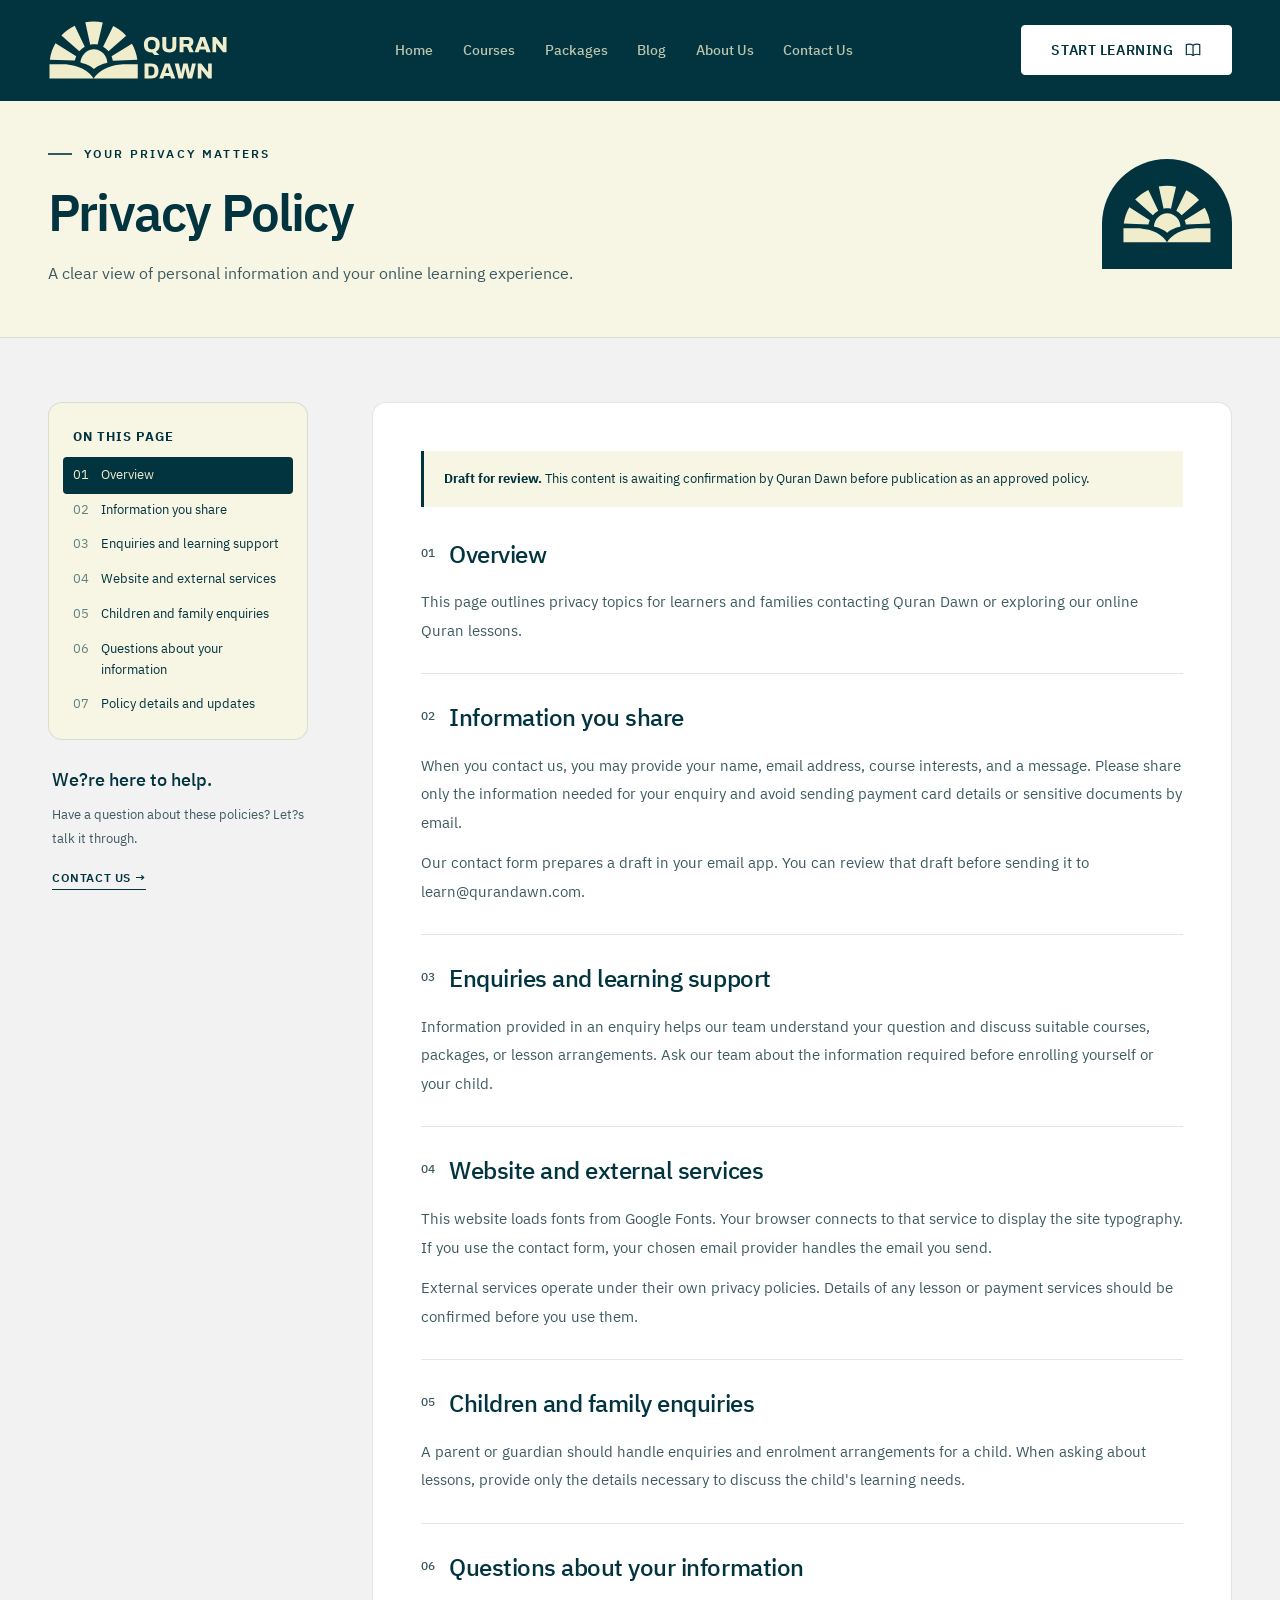
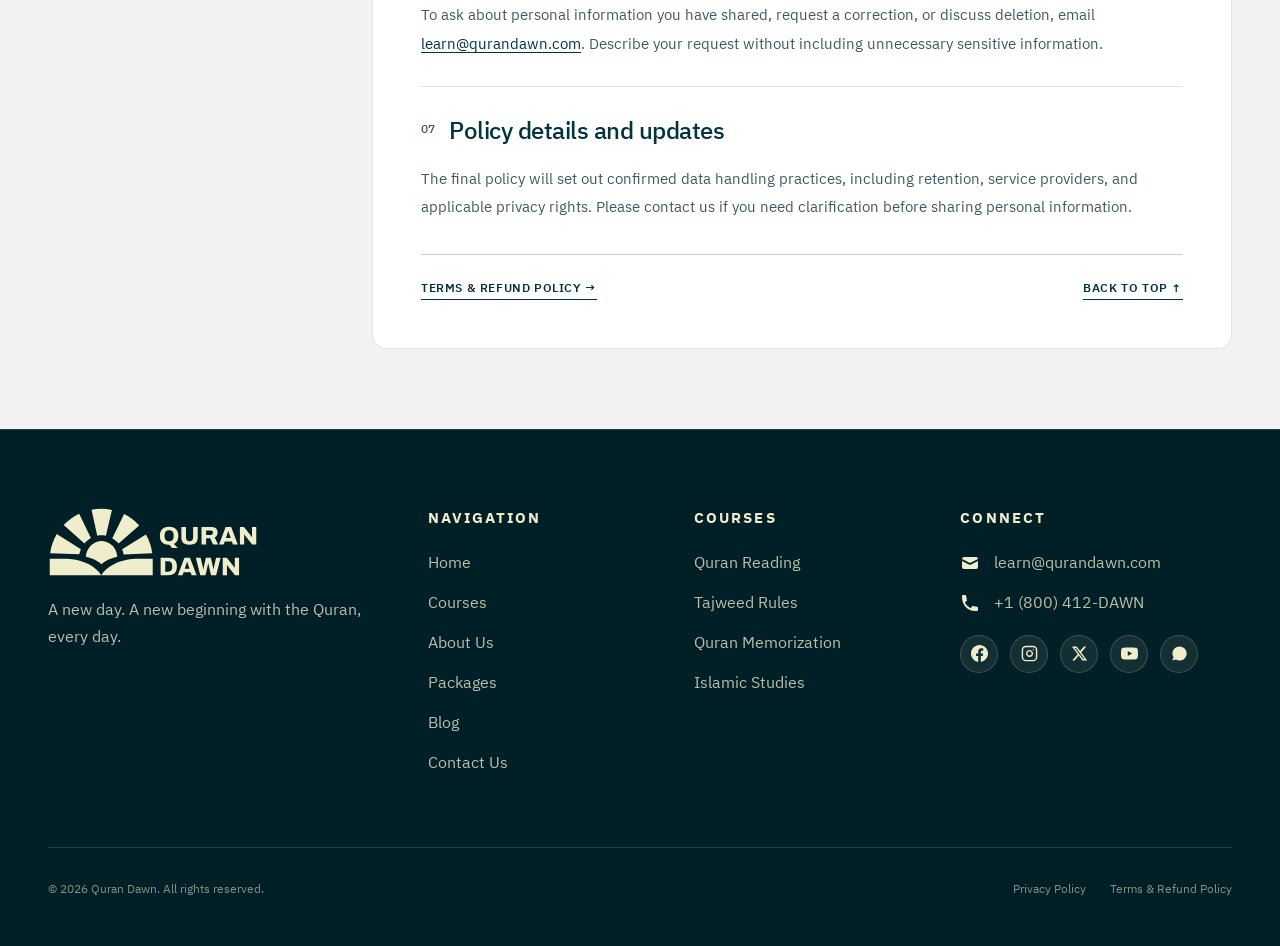
<file: privacy-policy.html>
<!DOCTYPE html>
<html lang="en">
    <head>
        <meta charset="UTF-8">
        <meta name="viewport" content="width=device-width, initial-scale=1.0">
        <meta http-equiv="X-UA-Compatible" content="IE=edge">
        <title>
            Privacy Policy &mdash; Quran Dawn
        </title>
        <meta name="description" content="A clear view of personal information and your online learning experience.">
        <meta name="theme-color" content="#02343F">
        <!-- Open Graph / Meta -->
        <meta property="og:type" content="website">
        <meta property="og:title" content="Privacy Policy - Quran Dawn">
        <meta property="og:description" content="A clear view of personal information and your online learning experience.">
        <!-- Favicon -->
        <link rel="icon" type="image/svg+xml" href="assets/images/logo-mark.svg">
        <!-- Google Fonts Preconnect & Fonts -->
        <link rel="preconnect" href="https://fonts.googleapis.com">
        <link rel="preconnect" href="https://fonts.gstatic.com" crossorigin>
        <link rel="stylesheet" href="https://fonts.googleapis.com/css2?family=IBM+Plex+Sans+Arabic:wght@300;400;500;600;700&family=IBM+Plex+Sans:ital,wght@0,300;0,400;0,500;0,600;0,700;1,400&display=swap">
        <!-- Stylesheet -->
        <link rel="stylesheet" href="assets/css/style.css">
        <link rel="stylesheet" href="assets/css/legal.css">
    </head>

    <body class="legal-page">
        <!-- Accessible Skip Link -->
        <a href="#main-content" class="skip-link">Skip to main content</a>
        <!-- 01 — SITE HEADER -->

        <header class="site-header">
            <div class="container header-inner">
                <a href="index.html" aria-label="Quran Dawn Home" class="header-logo">
                    <img src="assets/images/logo-cream.svg" alt="Quran Dawn" width="180" height="60">
                </a>
                <!-- Desktop Navigation -->

                <nav aria-label="Primary Navigation" class="nav-desktop">
                    <ul class="nav-links">
                        <li>
                            <a href="index.html" class="nav-link">Home</a>
                        </li>
                        <li>
                            <a href="courses.html" class="nav-link">Courses</a>
                        </li>
                        <li>
                            <a href="pricing.html" class="nav-link">Packages</a>
                        </li>
                        <li>
                            <a href="blog.html" class="nav-link">Blog</a>
                        </li>
                        <li>
                            <a href="about.html" class="nav-link">About Us</a>
                        </li>
                        <li>
                            <a href="contact.html" class="nav-link">Contact Us</a>
                        </li>
                    </ul>
                </nav>

                <div class="header-actions">
                    <a href="pricing.html" class="btn btn-primary">Start Learning <svg class="action-icon" width="20" height="20" viewBox="0 0 24 24" fill="none" stroke="currentColor" stroke-width="1.8" stroke-linecap="round" stroke-linejoin="round" aria-hidden="true" focusable="false"><path d="M12 5v15m0-15C9 3 5 3 2 4v15c3-1 7-1 10 1 3-2 7-2 10-1V4c-3-1-7-1-10 1Z"/></svg></a>

                    <button aria-expanded="false" aria-label="Toggle navigation menu" aria-controls="mobile-nav" class="menu-toggle">
                        <span></span>
                        <span></span>
                        <span></span>
                    </button>
                </div>
            </div>
        </header>
        <!-- Mobile Navigation Drawer -->

        <div class="mobile-nav-overlay"></div>

        <aside id="mobile-nav" aria-label="Mobile Navigation" class="mobile-nav-drawer">
            <div class="mobile-nav-top">
                <span class="mobile-nav-title">Menu</span>
                <button type="button" aria-label="Close navigation menu" class="mobile-nav-close">
                    <svg viewBox="0 0 24 24" width="22" height="22" fill="none" stroke="currentColor" stroke-width="2" stroke-linecap="round" stroke-linejoin="round">
                        <line x1="18" y1="6" x2="6" y2="18"></line>
                        <line x1="6" y1="6" x2="18" y2="18"></line>
                    </svg>
                </button>
            </div>
            <div class="mobile-nav-links">
                <a href="index.html" class="mobile-nav-link">Home <span>→</span></a>
                <a href="courses.html" class="mobile-nav-link">Courses <span>→</span></a>
                <a href="pricing.html" class="mobile-nav-link">Packages <span>→</span></a>
                <a href="blog.html" class="mobile-nav-link">Blog <span>→</span></a>
                <a href="about.html" class="mobile-nav-link">About Us <span>→</span></a>
                <a href="contact.html" class="mobile-nav-link">Contact Us <span>→</span></a>
            </div>

            <div class="mobile-nav-footer">
                <a href="pricing.html" class="btn btn-primary">Start Learning <svg class="action-icon" width="20" height="20" viewBox="0 0 24 24" fill="none" stroke="currentColor" stroke-width="1.8" stroke-linecap="round" stroke-linejoin="round" aria-hidden="true" focusable="false"><path d="M12 5v15m0-15C9 3 5 3 2 4v15c3-1 7-1 10 1 3-2 7-2 10-1V4c-3-1-7-1-10 1Z"/></svg></a>

                <p>
                    Quran Dawn &bull; Online Quran Academy
                </p>
            </div>
        </aside>
        <!-- MAIN CONTENT -->

        <main id="main-content">
            <section class="legal-heading">
                <div class="container">
                    <div class="legal-title-row">
                        <div>
                            <div class="eyebrow eyebrow-dark">
                                Your Privacy Matters
                            </div>

                            <h1>
                                Privacy Policy
                            </h1>

                            <p>
                                A clear view of personal information and your online learning experience.
                            </p>
                        </div>
                        <img src="assets/images/journal-mark.svg" alt="" width="130" height="110">
                    </div>
                </div>
            </section>

            <div class="container legal-layout">
                <aside class="legal-sidebar">
                    <nav aria-label="On this page" class="legal-toc">
                        <h2>
                            On this page
                        </h2>

                        <ol>
                            <li>
                                <a href="#overview">Overview</a>
                            </li>
                            <li>
                                <a href="#information">Information you share</a>
                            </li>
                            <li>
                                <a href="#use">Enquiries and learning support</a>
                            </li>
                            <li>
                                <a href="#services">Website and external services</a>
                            </li>
                            <li>
                                <a href="#children">Children and family enquiries</a>
                            </li>
                            <li>
                                <a href="#choices">Questions about your information</a>
                            </li>
                            <li>
                                <a href="#updates">Policy details and updates</a>
                            </li>
                        </ol>
                    </nav>

                    <div class="legal-help">
                        <h2>
                            We?re here to help.
                        </h2>

                        <p>
                            Have a question about these policies? Let?s talk it through.
                        </p>
                        <a href="contact.html" class="text-link">Contact Us &rarr;</a>
                    </div>
                </aside>

                <article class="legal-document">
                    <div class="legal-draft">
                        <strong>Draft for review.</strong> This content is awaiting confirmation by Quran Dawn
                        before publication as an approved policy.
                    </div>

                    <section id="overview" class="legal-section">
                        <h2>
                            Overview
                        </h2>

                        <p>
                            This page outlines privacy topics for learners and families contacting Quran Dawn
                            or exploring our online Quran lessons.
                        </p>
                    </section>

                    <section id="information" class="legal-section">
                        <h2>
                            Information you share
                        </h2>

                        <p>
                            When you contact us, you may provide your name, email address, course interests,
                            and a message. Please share only the information needed for your enquiry and avoid
                            sending payment card details or sensitive documents by email.
                        </p>

                        <p>
                            Our contact form prepares a draft in your email app. You can review that draft
                            before sending it to learn@qurandawn.com.
                        </p>
                    </section>

                    <section id="use" class="legal-section">
                        <h2>
                            Enquiries and learning support
                        </h2>

                        <p>
                            Information provided in an enquiry helps our team understand your question and
                            discuss suitable courses, packages, or lesson arrangements. Ask our team about the
                            information required before enrolling yourself or your child.
                        </p>
                    </section>

                    <section id="services" class="legal-section">
                        <h2>
                            Website and external services
                        </h2>

                        <p>
                            This website loads fonts from Google Fonts. Your browser connects to that service
                            to display the site typography. If you use the contact form, your chosen email
                            provider handles the email you send.
                        </p>

                        <p>
                            External services operate under their own privacy policies. Details of any lesson
                            or payment services should be confirmed before you use them.
                        </p>
                    </section>

                    <section id="children" class="legal-section">
                        <h2>
                            Children and family enquiries
                        </h2>

                        <p>
                            A parent or guardian should handle enquiries and enrolment arrangements for a
                            child. When asking about lessons, provide only the details necessary to discuss
                            the child's learning needs.
                        </p>
                    </section>

                    <section id="choices" class="legal-section">
                        <h2>
                            Questions about your information
                        </h2>

                        <p>
                            To ask about personal information you have shared, request a correction, or
                            discuss deletion, email <a href="mailto:learn@qurandawn.com">learn@qurandawn.com</a>.
                            Describe your request without including unnecessary sensitive information.
                        </p>
                    </section>

                    <section id="updates" class="legal-section">
                        <h2>
                            Policy details and updates
                        </h2>

                        <p>
                            The final policy will set out confirmed data handling practices, including
                            retention, service providers, and applicable privacy rights. Please contact us if
                            you need clarification before sharing personal information.
                        </p>
                    </section>

                    <div class="legal-related">
                        <a href="terms-refund-policy.html" class="text-link">Terms &amp; Refund Policy &rarr;</a>
                        <a href="#main-content" class="text-link">Back to top &uarr;</a>
                    </div>
                </article>
            </div>
        </main>

        <footer class="site-footer">
            <div class="container">
                <div class="footer-top-grid">
                    <!-- Brand Info -->

                    <div class="footer-brand">
                        <a href="index.html" class="footer-logo">
                            <img src="assets/images/logo-cream.svg" alt="Quran Dawn" width="210" height="70">
                        </a>

                        <p class="footer-tagline">
                            A new day. A new beginning with the Quran, every day.
                        </p>
                    </div>
                    <!-- Navigation -->

                    <div>
                        <h4 class="footer-heading">
                            Navigation
                        </h4>

                        <ul class="footer-nav-list">
                            <li>
                                <a href="index.html" class="footer-nav-link">Home</a>
                            </li>
                            <li>
                                <a href="courses.html" class="footer-nav-link">Courses</a>
                            </li>
                            <li>
                                <a href="about.html" class="footer-nav-link">About Us</a>
                            </li>
                            <li>
                                <a href="pricing.html" class="footer-nav-link">Packages</a>
                            </li>
                            <li>
                                <a href="blog.html" class="footer-nav-link">Blog</a>
                            </li>
                            <li>
                                <a href="contact.html" class="footer-nav-link">Contact Us</a>
                            </li>
                        </ul>
                    </div>
                    <!-- Courses -->

                    <div>
                        <h4 class="footer-heading">
                            Courses
                        </h4>

                        <ul class="footer-nav-list">
                            <li>
                                <a href="courses.html" class="footer-nav-link">Quran Reading</a>
                            </li>
                            <li>
                                <a href="courses.html" class="footer-nav-link">Tajweed Rules</a>
                            </li>
                            <li>
                                <a href="courses.html" class="footer-nav-link">Quran Memorization</a>
                            </li>
                            <li>
                                <a href="courses.html" class="footer-nav-link">Islamic Studies</a>
                            </li>
                        </ul>
                    </div>
                    <!-- Contact & Connect -->

                    <div>
                        <h4 class="footer-heading">
                            Connect
                        </h4>

                        <div class="footer-contact-item">
                            <svg viewBox="0 0 20 20" fill="currentColor" class="footer-contact-icon">
                                <path d="M2.003 5.884L10 9.882l7.997-3.998A2 2 0 0016 4H4a2 2 0 00-1.997 1.884z"/>
                                <path d="M18 8.118l-8 4-8-4V14a2 2 0 002 2h12a2 2 0 002-2V8.118z"/>
                            </svg>
                            <span>learn@qurandawn.com</span>
                        </div>

                        <div class="footer-contact-item">
                            <svg viewBox="0 0 20 20" fill="currentColor" class="footer-contact-icon">
                                <path d="M2 3a1 1 0 011-1h2.153a1 1 0 01.986.836l.74 4.435a1 1 0 01-.54 1.06l-1.548.773a11.037 11.037 0 006.105 6.105l.774-1.548a1 1 0 011.059-.54l4.435.74a1 1 0 01.836.986V17a1 1 0 01-1 1h-2C7.82 18 2 12.18 2 4V3z"/>
                            </svg>
                            <span>+1 (800) 412-DAWN</span>
                        </div>
                        <div class="footer-social-list">
                            <a href="https://facebook.com" target="_blank" rel="noopener noreferrer" class="footer-social-link" aria-label="Facebook">
                                <svg viewBox="0 0 24 24" fill="currentColor"><path d="M24 12.073c0-6.627-5.373-12-12-12s-12 5.373-12 12c0 5.99 4.388 10.954 10.125 11.854v-8.385H7.078v-3.47h3.047V9.43c0-3.007 1.792-4.669 4.533-4.669 1.312 0 2.686.235 2.686.235v2.953H15.83c-1.491 0-1.956.925-1.956 1.874v2.25h3.328l-.532 3.47h-2.796v8.385C19.612 23.027 24 18.062 24 12.073z"/></svg>
                            </a>
                            <a href="https://instagram.com" target="_blank" rel="noopener noreferrer" class="footer-social-link" aria-label="Instagram">
                                <svg viewBox="0 0 24 24" fill="none" stroke="currentColor" stroke-width="2" stroke-linecap="round" stroke-linejoin="round"><rect x="2" y="2" width="20" height="20" rx="5" ry="5"/><path d="M16 11.37A4 4 0 1 1 12.63 8 4 4 0 0 1 16 11.37z"/><line x1="17.5" y1="6.5" x2="17.51" y2="6.5"/></svg>
                            </a>
                            <a href="https://x.com" target="_blank" rel="noopener noreferrer" class="footer-social-link" aria-label="X (Twitter)">
                                <svg viewBox="0 0 24 24" fill="currentColor"><path d="M18.244 2.25h3.308l-7.227 8.26 8.502 11.24H16.17l-5.214-6.817L4.99 21.75H1.68l7.73-8.835L1.254 2.25H8.08l4.713 6.231zm-1.161 17.52h1.833L7.084 4.126H5.117z"/></svg>
                            </a>
                            <a href="https://youtube.com" target="_blank" rel="noopener noreferrer" class="footer-social-link" aria-label="YouTube">
                                <svg viewBox="0 0 24 24" fill="currentColor"><path d="M23.498 6.186a3.016 3.016 0 0 0-2.122-2.136C19.505 3.545 12 3.545 12 3.545s-7.505 0-9.377.505A3.017 3.017 0 0 0 .502 6.186C0 8.07 0 12 0 12s0 3.93.502 5.814a3.016 3.016 0 0 0 2.122 2.136c1.871.505 9.376.505 9.376.505s7.505 0 9.377-.505a3.015 3.015 0 0 0 2.122-2.136C24 15.93 24 12 24 12s0-3.93-.502-5.814zM9.545 15.568V8.432L15.818 12l-6.273 3.568z"/></svg>
                            </a>
                            <a href="https://wa.me/" target="_blank" rel="noopener noreferrer" class="footer-social-link" aria-label="WhatsApp">
                                <svg viewBox="0 0 24 24" fill="currentColor"><path d="M17.472 14.382c-.301-.15-1.78-.879-2.056-.98-.276-.1-.476-.15-.677.15-.2.3-.776.98-.952 1.18-.175.2-.351.225-.652.075s-1.272-.469-2.424-1.496c-.896-.799-1.502-1.786-1.678-2.087-.175-.3-.019-.462.131-.611.136-.134.301-.35.452-.525.15-.175.2-.3.301-.5.1-.2.05-.375-.025-.525-.075-.15-.677-1.633-.928-2.236-.245-.588-.493-.508-.677-.518-.175-.01-.376-.01-.577-.01s-.527.075-.802.375c-.276.3-1.053 1.03-1.053 2.511s1.078 2.912 1.228 3.113c.15.2 2.122 3.24 5.141 4.544.718.31 1.279.496 1.716.635.722.23 1.38.197 1.9-.12.578-.352 1.78-1.28 2.03-1.78.251-.5.251-.929.176-1.079-.075-.15-.276-.225-.577-.375zM12.042 2C6.518 2 2.03 6.488 2.03 12.012c0 1.98.577 3.823 1.576 5.378L2 22l4.764-1.554a9.972 9.972 0 0 0 5.278 1.488c5.524 0 10.012-4.488 10.012-10.012C22.054 6.488 17.566 2 12.042 2z"/></svg>
                            </a>
                        </div>
                    </div>
                </div>
                <!-- Footer Bottom -->

                <div class="footer-bottom">
                    <div>
                        &copy; 2026 Quran Dawn. All rights reserved.
                    </div>

                    <div class="footer-legal-links">
                        <a href="privacy-policy.html">Privacy Policy</a>
                        <a href="terms-refund-policy.html">Terms &amp; Refund Policy</a>
                    </div>
                </div>
            </div>
            <!-- Grounding Horizon Sunrise Geometry -->

            <div aria-hidden="true" class="footer-horizon-geometry">
                <img src="assets/images/symbol-sunrise-rays.svg" alt="" width="700" height="200">
            </div>
        </footer>
        <!-- Scripts -->
        <script src="assets/js/legal.js"></script>
        <script src="assets/js/main.js"></script>
    </body>
</html>
</file>
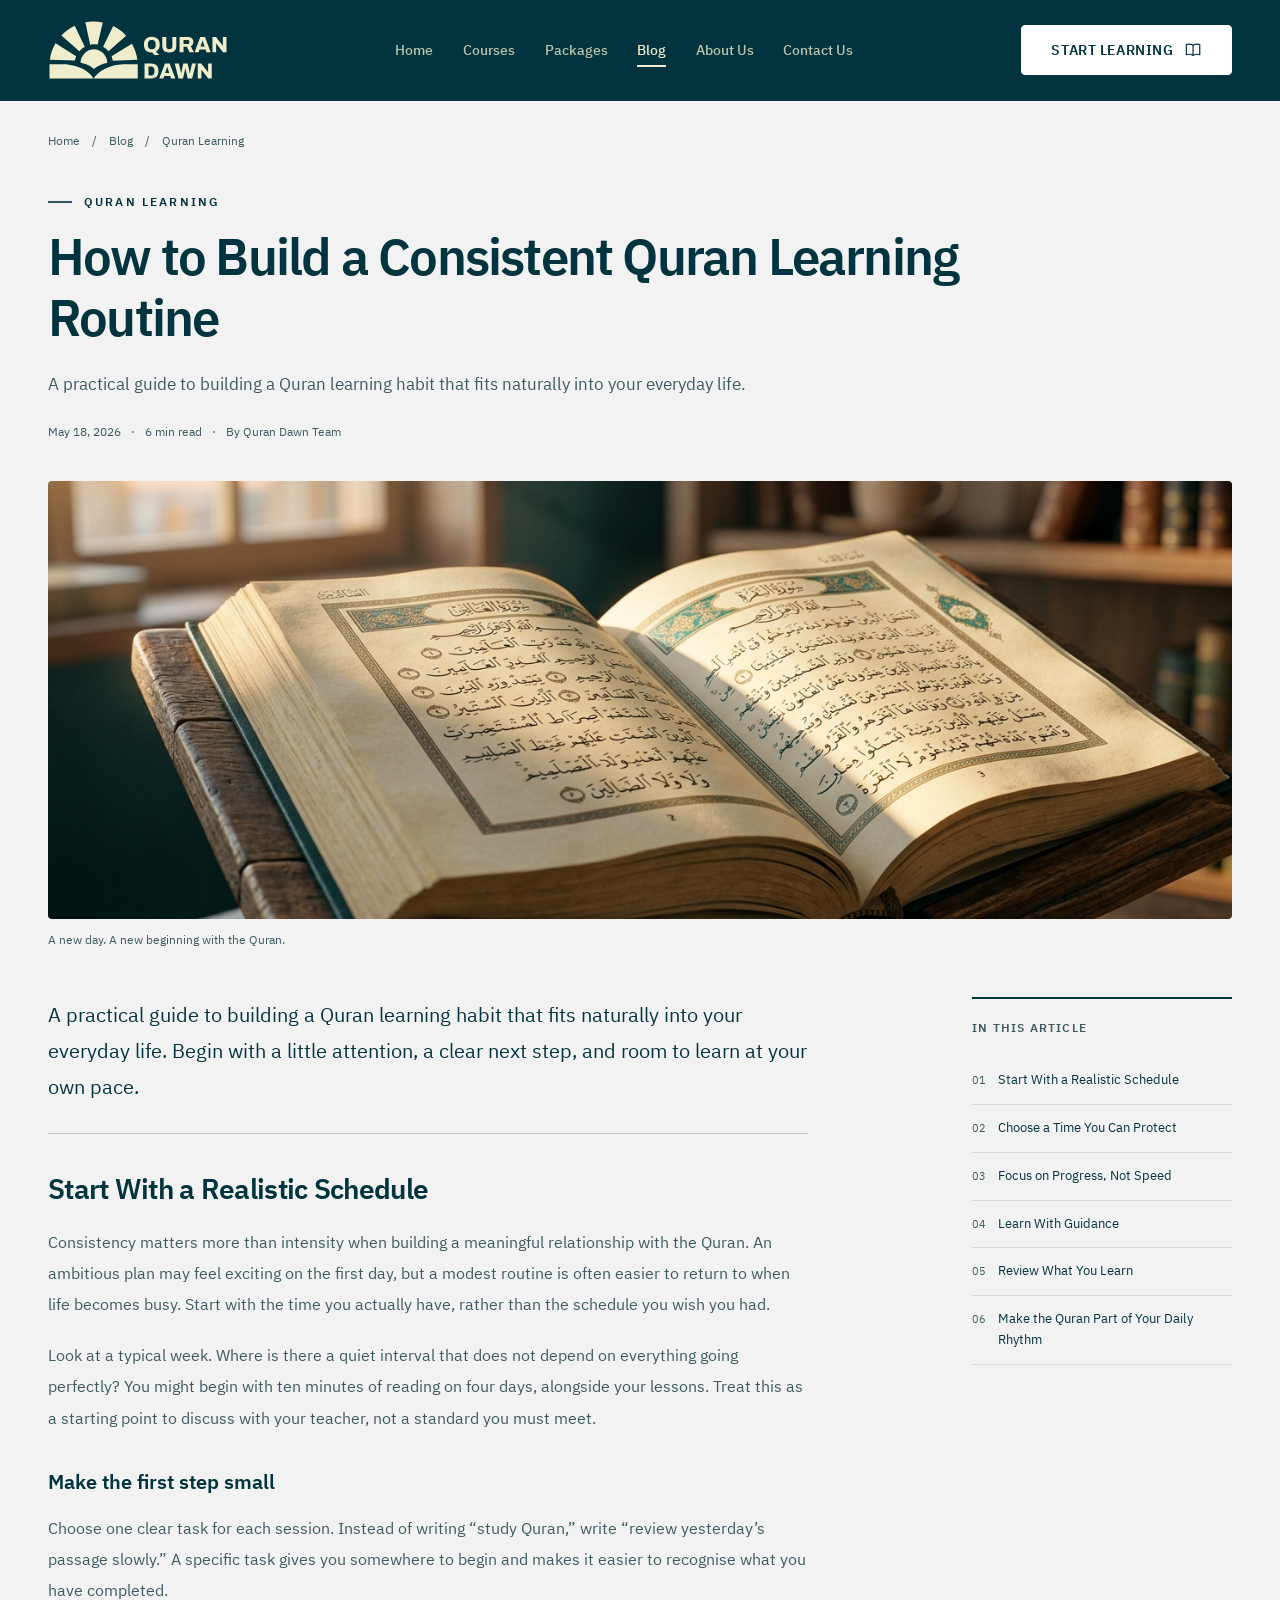
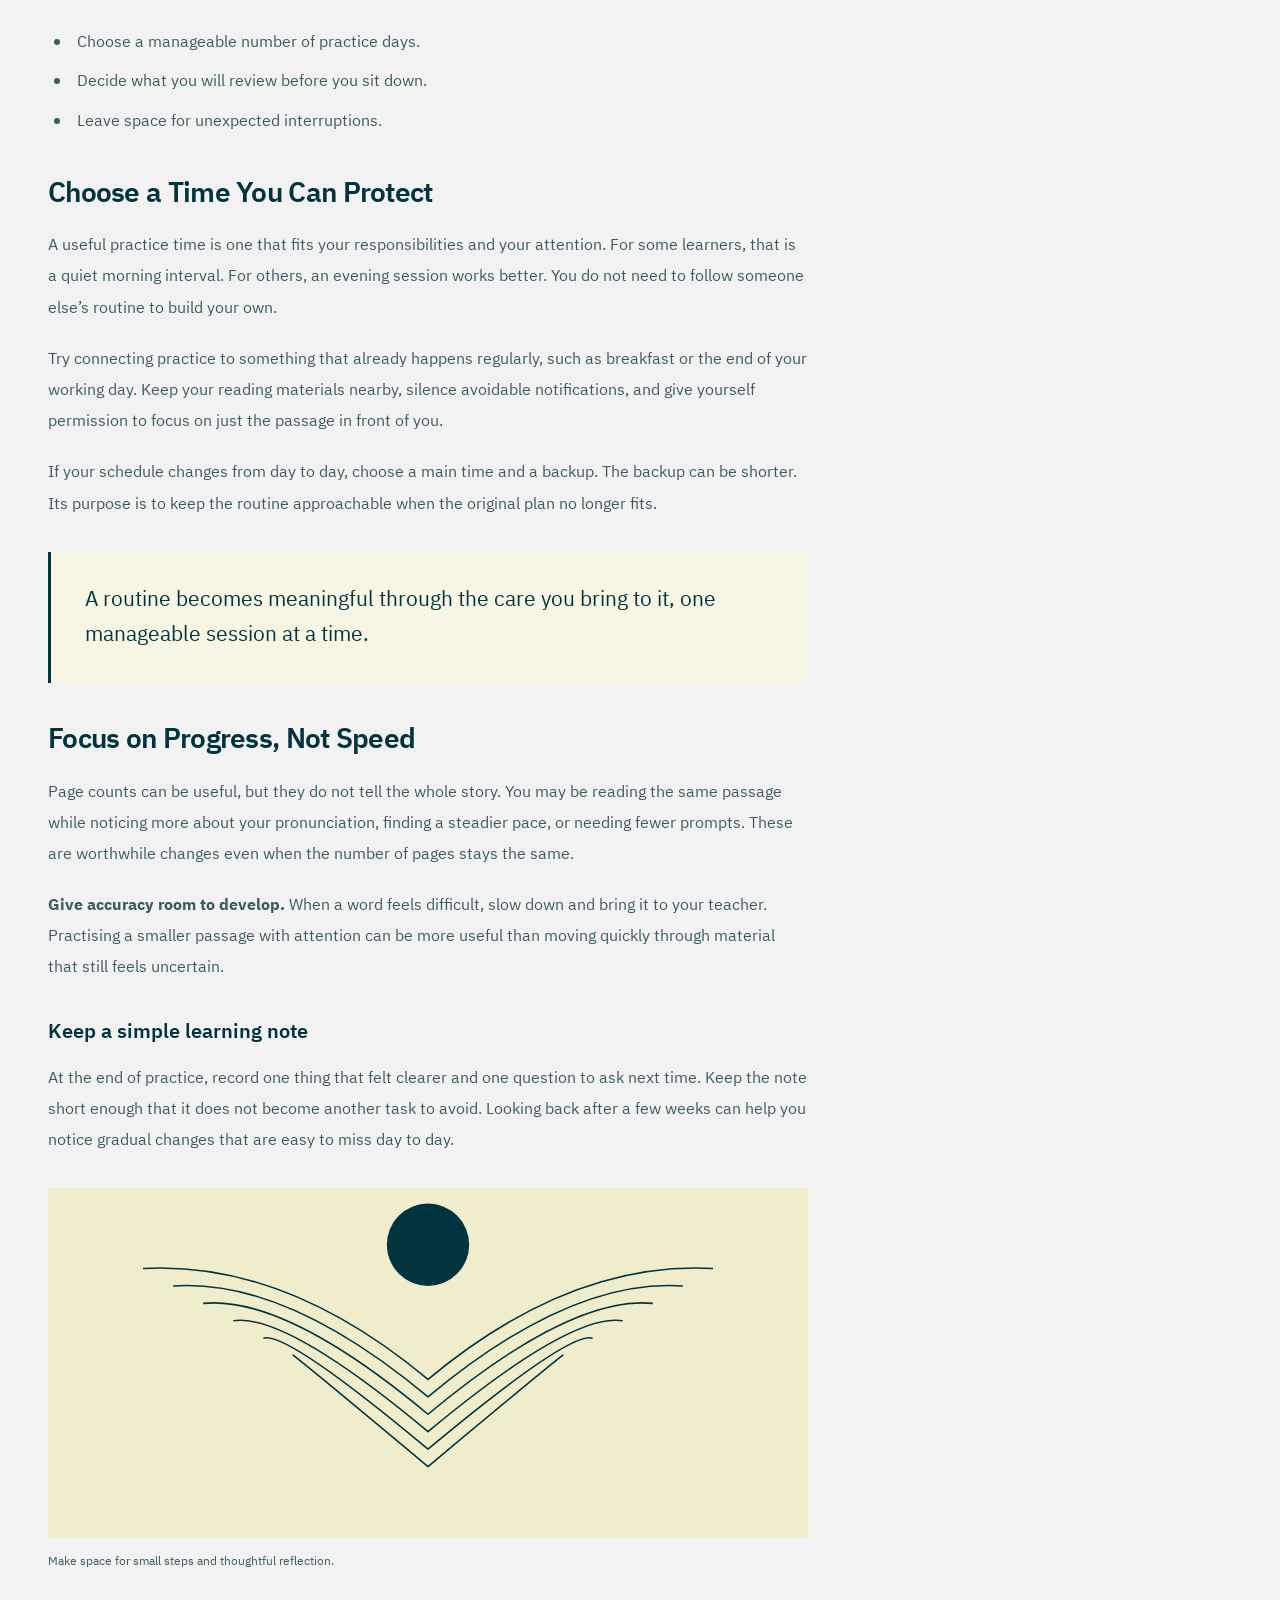
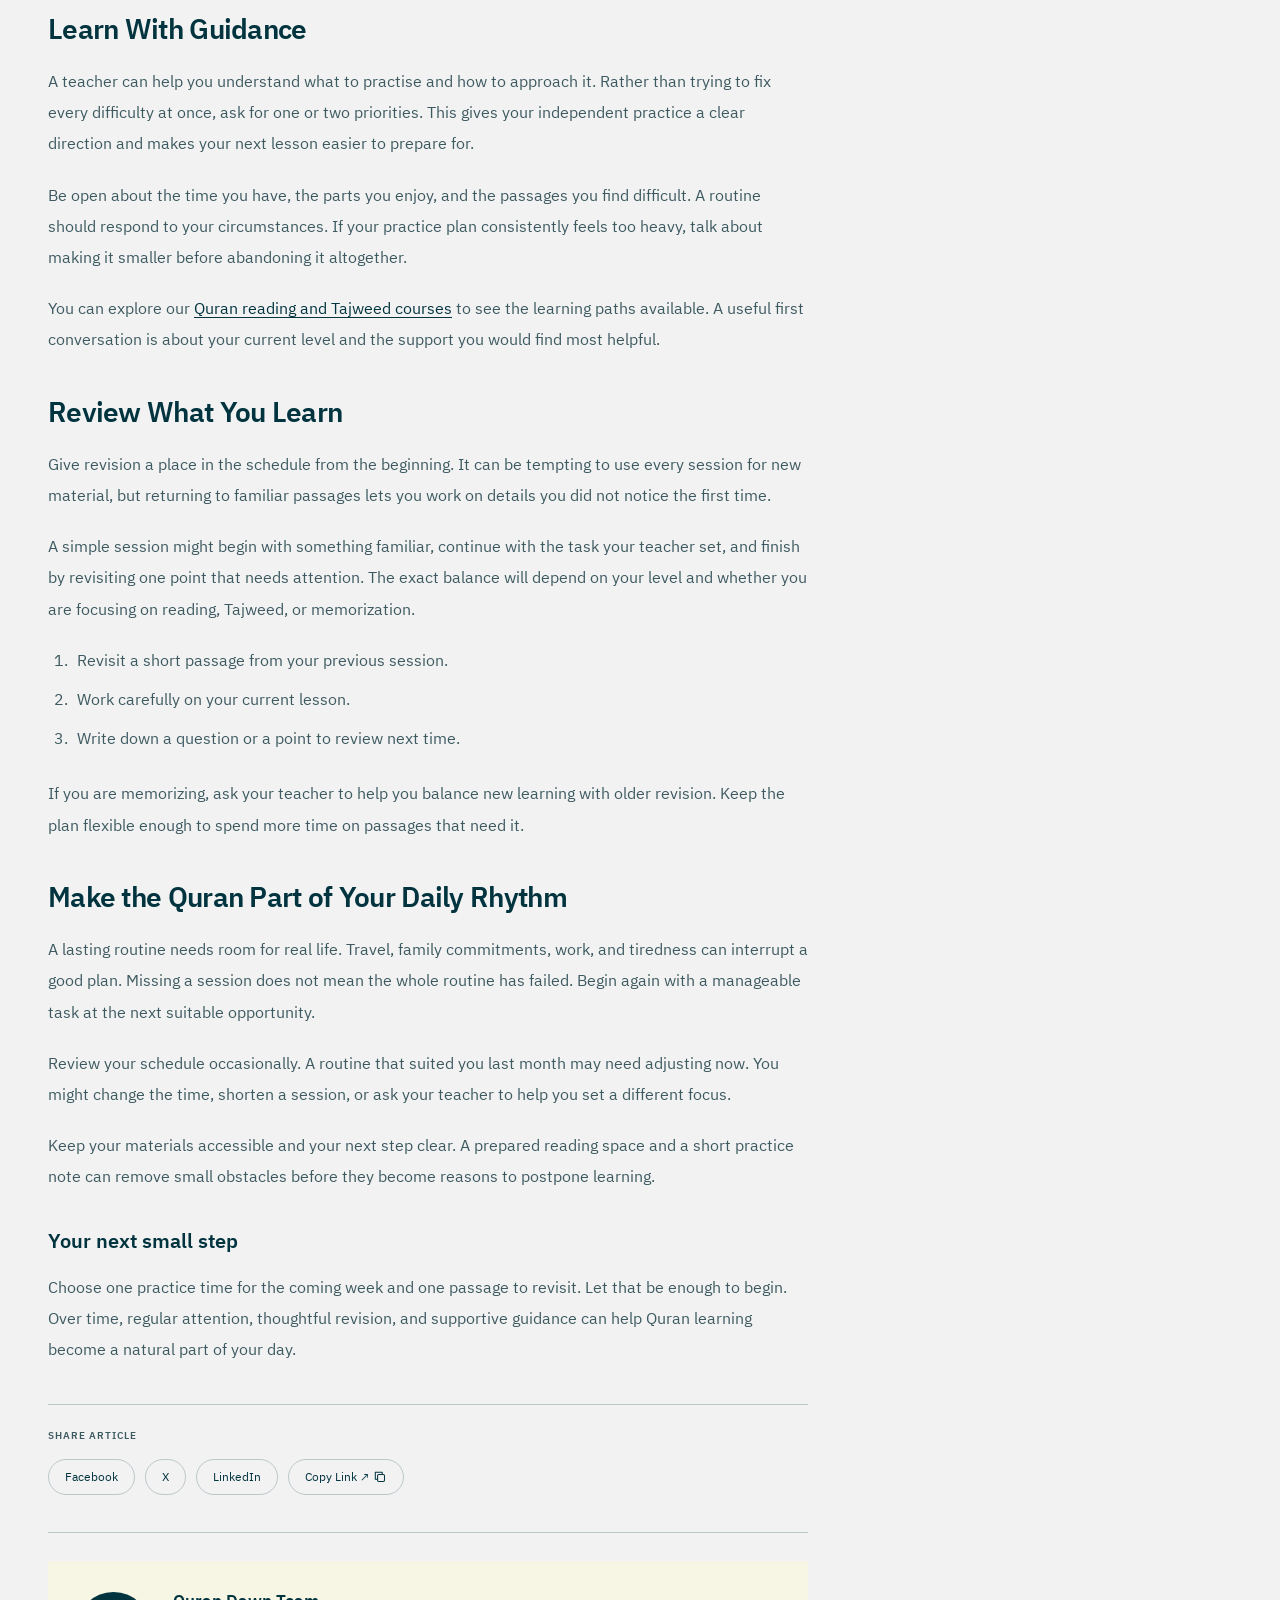
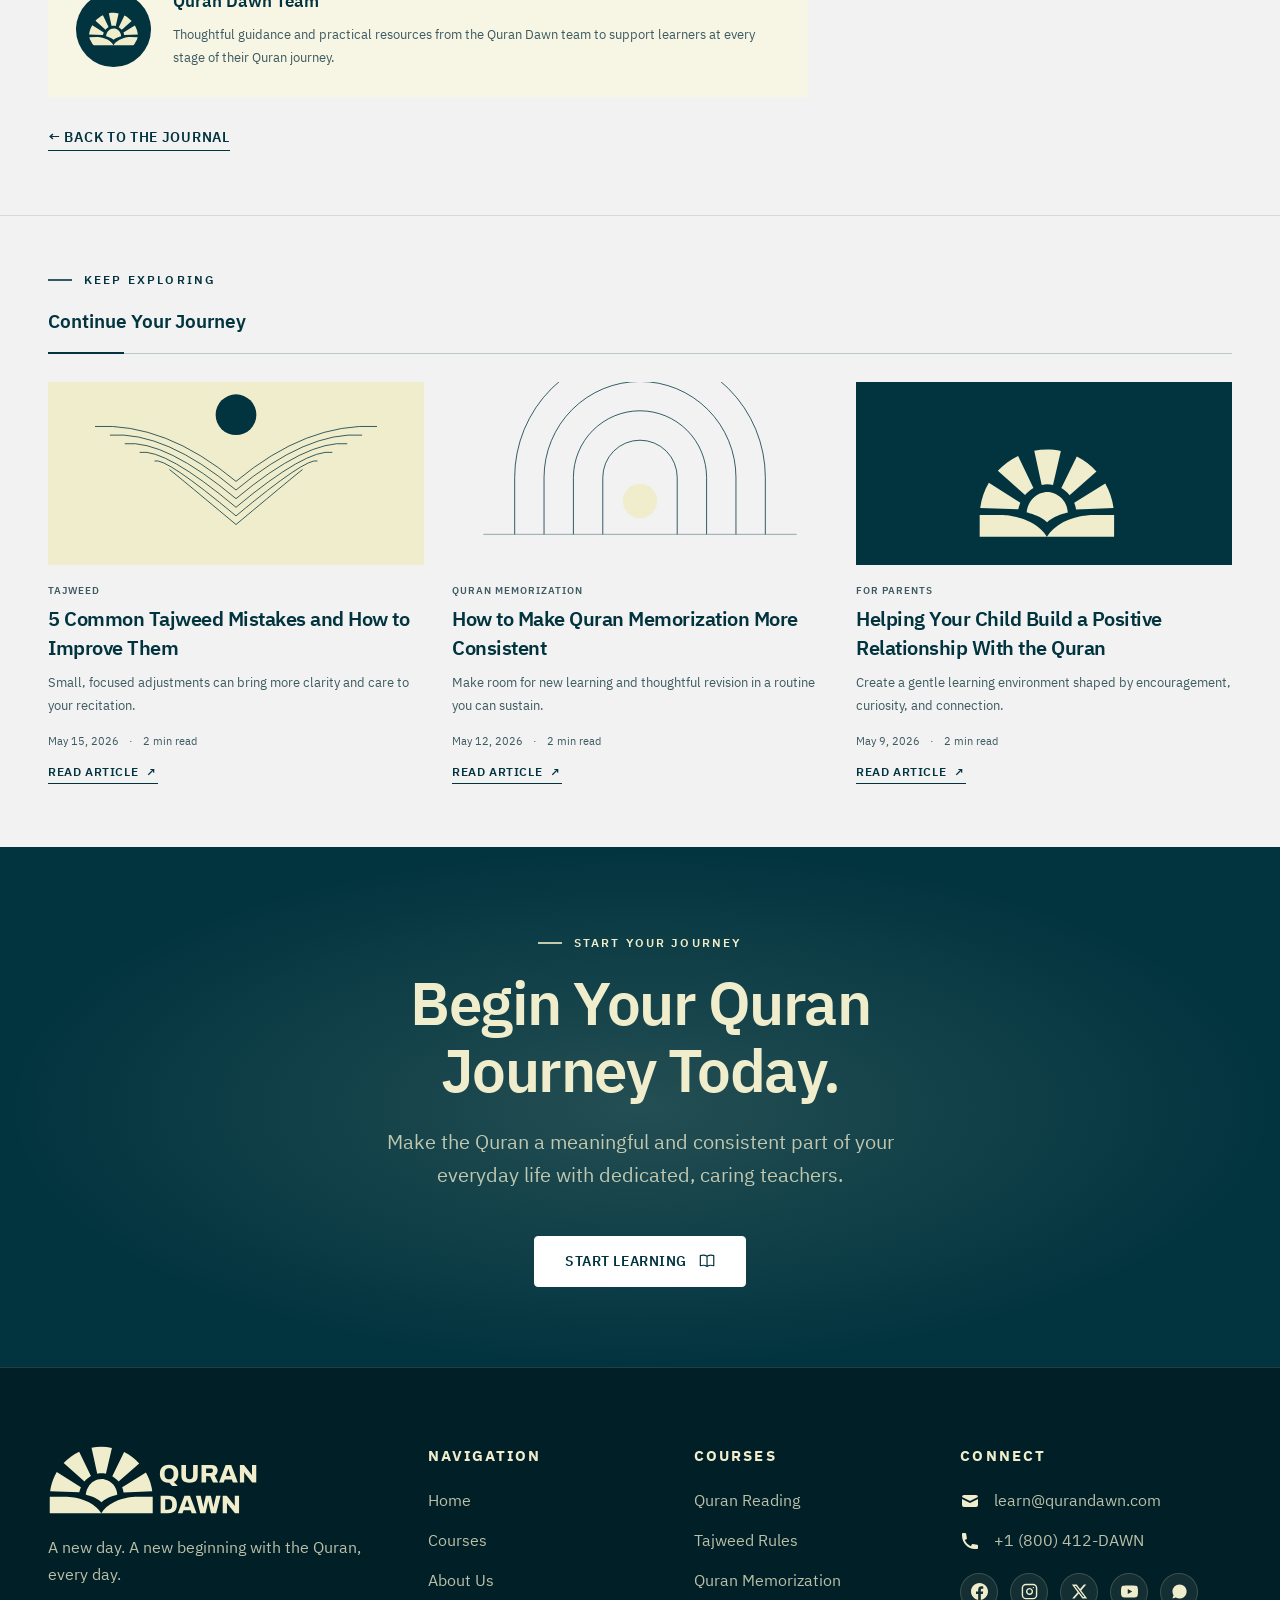
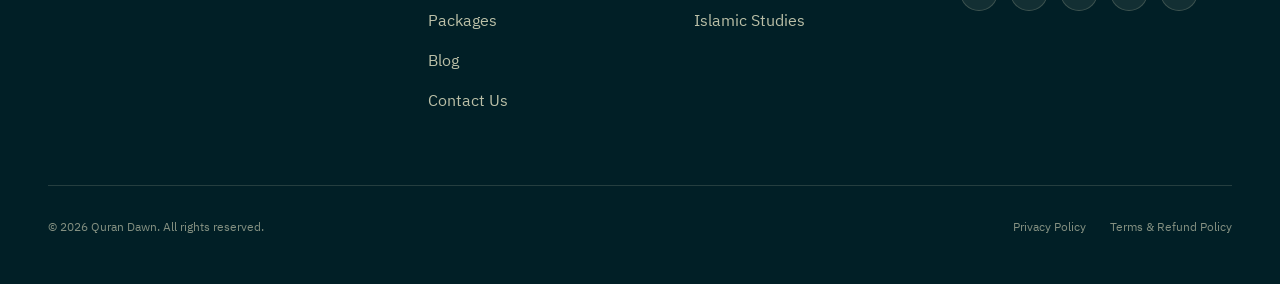
<file: single-blog.html>
<!DOCTYPE html>
<html lang="en">
    <head>
        <meta charset="UTF-8">
        <meta name="viewport" content="width=device-width, initial-scale=1.0">
        <meta http-equiv="X-UA-Compatible" content="IE=edge">
        <title>
            How to Build a Consistent Quran Learning Routine — Quran Dawn
        </title>
        <meta name="description" content="A practical guide to building a Quran learning habit that fits naturally into your everyday life.">
        <meta name="theme-color" content="#02343F">
        <!-- Open Graph / Meta -->
        <meta property="og:type" content="article">
        <meta property="og:title" content="How to Build a Consistent Quran Learning Routine — Quran Dawn">
        <meta property="og:description" content="A practical guide to building a Quran learning habit that fits naturally into your everyday life.">
        <!-- Favicon -->
        <link rel="icon" type="image/svg+xml" href="assets/images/logo-mark.svg">
        <!-- Google Fonts Preconnect & Fonts -->
        <link rel="preconnect" href="https://fonts.googleapis.com">
        <link rel="preconnect" href="https://fonts.gstatic.com" crossorigin>
        <link rel="stylesheet" href="https://fonts.googleapis.com/css2?family=IBM+Plex+Sans+Arabic:wght@300;400;500;600;700&family=IBM+Plex+Sans:ital,wght@0,300;0,400;0,500;0,600;0,700;1,400&display=swap">
        <!-- Stylesheet -->
        <link rel="stylesheet" href="assets/css/style.css">
        <link rel="stylesheet" href="assets/css/blog.css">
        <link rel="stylesheet" href="assets/css/single-blog.css">
    </head>

    <body class="blog-page single-page">
        <!-- Accessible Skip Link -->
        <a href="#main-content" class="skip-link">Skip to main content</a>
        <!-- 01 — SITE HEADER -->

        <header class="site-header">
            <div class="container header-inner">
                <a href="index.html" aria-label="Quran Dawn Home" class="header-logo">
                    <img src="assets/images/logo-cream.svg" alt="Quran Dawn" width="180" height="60">
                </a>
                <!-- Desktop Navigation -->

                <nav aria-label="Primary Navigation" class="nav-desktop">
                    <ul class="nav-links">
                        <li>
                            <a href="index.html" class="nav-link">Home</a>
                        </li>
                        <li>
                            <a href="courses.html" class="nav-link">Courses</a>
                        </li>
                        <li>
                            <a href="pricing.html" class="nav-link">Packages</a>
                        </li>
                        <li>
                            <a href="blog.html" class="nav-link active">Blog</a>
                        </li>
                        <li>
                            <a href="about.html" class="nav-link">About Us</a>
                        </li>
                        <li>
                            <a href="contact.html" class="nav-link">Contact Us</a>
                        </li>
                    </ul>
                </nav>

                <div class="header-actions">
                    <a href="pricing.html" class="btn btn-primary">Start Learning <svg class="action-icon" width="20" height="20" viewBox="0 0 24 24" fill="none" stroke="currentColor" stroke-width="1.8" stroke-linecap="round" stroke-linejoin="round" aria-hidden="true" focusable="false"><path d="M12 5v15m0-15C9 3 5 3 2 4v15c3-1 7-1 10 1 3-2 7-2 10-1V4c-3-1-7-1-10 1Z"/></svg></a>

                    <button aria-expanded="false" aria-label="Toggle navigation menu" aria-controls="mobile-nav" class="menu-toggle">
                        <span></span>
                        <span></span>
                        <span></span>
                    </button>
                </div>
            </div>
        </header>
        <!-- Mobile Navigation Drawer -->

        <div class="mobile-nav-overlay"></div>

        <aside id="mobile-nav" aria-label="Mobile Navigation" class="mobile-nav-drawer">
            <div class="mobile-nav-top">
                <span class="mobile-nav-title">Menu</span>
                <button type="button" aria-label="Close navigation menu" class="mobile-nav-close">
                    <svg viewBox="0 0 24 24" width="22" height="22" fill="none" stroke="currentColor" stroke-width="2" stroke-linecap="round" stroke-linejoin="round">
                        <line x1="18" y1="6" x2="6" y2="18"></line>
                        <line x1="6" y1="6" x2="18" y2="18"></line>
                    </svg>
                </button>
            </div>
            <div class="mobile-nav-links">
                <a href="index.html" class="mobile-nav-link">Home <span>→</span></a>
                <a href="courses.html" class="mobile-nav-link">Courses <span>→</span></a>
                <a href="pricing.html" class="mobile-nav-link">Packages <span>→</span></a>
                <a href="blog.html" class="mobile-nav-link">Blog <span>→</span></a>
                <a href="about.html" class="mobile-nav-link">About Us <span>→</span></a>
                <a href="contact.html" class="mobile-nav-link">Contact Us <span>→</span></a>
            </div>

            <div class="mobile-nav-footer">
                <a href="pricing.html" class="btn btn-primary">Start Learning <svg class="action-icon" width="20" height="20" viewBox="0 0 24 24" fill="none" stroke="currentColor" stroke-width="1.8" stroke-linecap="round" stroke-linejoin="round" aria-hidden="true" focusable="false"><path d="M12 5v15m0-15C9 3 5 3 2 4v15c3-1 7-1 10 1 3-2 7-2 10-1V4c-3-1-7-1-10 1Z"/></svg></a>

                <p>
                    Quran Dawn &bull; Online Quran Academy
                </p>
            </div>
        </aside>
        <!-- MAIN CONTENT -->

        <main id="main-content">
            <div class="single-entries">
                <article id="routine" class="article-entry article-default">
                    <header class="article-header">
                        <div class="container">
                            <nav aria-label="Breadcrumb" class="article-breadcrumb">
                                <a href="index.html">Home</a>
                                <span aria-hidden="true">/</span>
                                <a href="blog.html">Blog</a>
                                <span aria-hidden="true">/</span>
                                <span>Quran Learning</span>
                            </nav>

                            <div class="eyebrow eyebrow-dark">
                                Quran Learning
                            </div>

                            <h1>
                                How to Build a Consistent Quran Learning Routine
                            </h1>

                            <p class="section-desc section-desc-dark">
                                A practical guide to building a Quran learning habit that fits naturally into
                                your everyday life.
                            </p>

                            <div class="journal-meta">
                                <time datetime="2026-05-18">May 18, 2026</time>
                                <span>6 min read</span>
                                <span>By Quran Dawn Team</span>
                            </div>
                        </div>
                    </header>

                    <div class="container">
                        <figure class="article-cover">
                            <img src="assets/images/course-reading.jpg" alt="Quran study and reading" width="960" height="640">

                            <figcaption>
                                A new day. A new beginning with the Quran.
                            </figcaption>
                        </figure>

                        <div class="article-layout">
                            <nav class="article-toc" aria-label="In this article">
                                <p class="course-v2-eyebrow">
                                    In This Article
                                </p>

                                <ol>
                                    <li>
                                        <a href="#routine-schedule">Start With a Realistic Schedule</a>
                                    </li>
                                    <li>
                                        <a href="#routine-time">Choose a Time You Can Protect</a>
                                    </li>
                                    <li>
                                        <a href="#routine-progress">Focus on Progress, Not Speed</a>
                                    </li>
                                    <li>
                                        <a href="#routine-guidance">Learn With Guidance</a>
                                    </li>
                                    <li>
                                        <a href="#routine-review">Review What You Learn</a>
                                    </li>
                                    <li>
                                        <a href="#routine-rhythm">Make the Quran Part of Your Daily Rhythm</a>
                                    </li>
                                </ol>
                            </nav>

                            <div class="article-reading">
                                <div class="article-prose">
                                    <p class="article-intro">
                                        A practical guide to building a Quran learning habit that fits
                                        naturally into your everyday life. Begin with a little attention, a
                                        clear next step, and room to learn at your own pace.
                                    </p>

                                    <section id="routine-schedule">
                                        <h2>
                                            Start With a Realistic Schedule
                                        </h2>

                                        <p>
                                            Consistency matters more than intensity when building a meaningful
                                            relationship with the Quran. An ambitious plan may feel exciting
                                            on the first day, but a modest routine is often easier to return
                                            to when life becomes busy. Start with the time you actually have,
                                            rather than the schedule you wish you had.
                                        </p>

                                        <p>
                                            Look at a typical week. Where is there a quiet interval that does
                                            not depend on everything going perfectly? You might begin with ten
                                            minutes of reading on four days, alongside your lessons. Treat
                                            this as a starting point to discuss with your teacher, not a
                                            standard you must meet.
                                        </p>

                                        <h3>
                                            Make the first step small
                                        </h3>

                                        <p>
                                            Choose one clear task for each session. Instead of writing “study
                                            Quran,” write “review yesterday’s passage slowly.” A specific task
                                            gives you somewhere to begin and makes it easier to recognise what
                                            you have completed.
                                        </p>

                                        <ul>
                                            <li>
                                                Choose a manageable number of practice days.
                                            </li>
                                            <li>
                                                Decide what you will review before you sit down.
                                            </li>
                                            <li>
                                                Leave space for unexpected interruptions.
                                            </li>
                                        </ul>
                                    </section>

                                    <section id="routine-time">
                                        <h2>
                                            Choose a Time You Can Protect
                                        </h2>

                                        <p>
                                            A useful practice time is one that fits your responsibilities and
                                            your attention. For some learners, that is a quiet morning
                                            interval. For others, an evening session works better. You do not
                                            need to follow someone else’s routine to build your own.
                                        </p>

                                        <p>
                                            Try connecting practice to something that already happens
                                            regularly, such as breakfast or the end of your working day. Keep
                                            your reading materials nearby, silence avoidable notifications,
                                            and give yourself permission to focus on just the passage in front
                                            of you.
                                        </p>

                                        <p>
                                            If your schedule changes from day to day, choose a main time and a
                                            backup. The backup can be shorter. Its purpose is to keep the
                                            routine approachable when the original plan no longer fits.
                                        </p>

                                        <blockquote>
                                            <p>
                                                A routine becomes meaningful through the care you bring to it,
                                                one manageable session at a time.
                                            </p>
                                        </blockquote>
                                    </section>

                                    <section id="routine-progress">
                                        <h2>
                                            Focus on Progress, Not Speed
                                        </h2>

                                        <p>
                                            Page counts can be useful, but they do not tell the whole story.
                                            You may be reading the same passage while noticing more about your
                                            pronunciation, finding a steadier pace, or needing fewer prompts.
                                            These are worthwhile changes even when the number of pages stays
                                            the same.
                                        </p>

                                        <p>
                                            <strong>Give accuracy room to develop.</strong> When a word feels
                                            difficult, slow down and bring it to your teacher. Practising a
                                            smaller passage with attention can be more useful than moving
                                            quickly through material that still feels uncertain.
                                        </p>

                                        <h3>
                                            Keep a simple learning note
                                        </h3>

                                        <p>
                                            At the end of practice, record one thing that felt clearer and one
                                            question to ask next time. Keep the note short enough that it does
                                            not become another task to avoid. Looking back after a few weeks
                                            can help you notice gradual changes that are easy to miss day to
                                            day.
                                        </p>

                                        <figure>
                                            <img src="assets/images/journal-pages.svg" alt="Layered open-book lines beneath a rising sun" width="960" height="640" loading="lazy">

                                            <figcaption>
                                                Make space for small steps and thoughtful reflection.
                                            </figcaption>
                                        </figure>
                                    </section>

                                    <section id="routine-guidance">
                                        <h2>
                                            Learn With Guidance
                                        </h2>

                                        <p>
                                            A teacher can help you understand what to practise and how to
                                            approach it. Rather than trying to fix every difficulty at once,
                                            ask for one or two priorities. This gives your independent
                                            practice a clear direction and makes your next lesson easier to
                                            prepare for.
                                        </p>

                                        <p>
                                            Be open about the time you have, the parts you enjoy, and the
                                            passages you find difficult. A routine should respond to your
                                            circumstances. If your practice plan consistently feels too heavy,
                                            talk about making it smaller before abandoning it altogether.
                                        </p>

                                        <p>
                                            You can explore our <a href="index.html#courses">Quran reading and
                                            Tajweed courses</a> to see the learning paths available. A useful
                                            first conversation is about your current level and the support you
                                            would find most helpful.
                                        </p>
                                    </section>

                                    <section id="routine-review">
                                        <h2>
                                            Review What You Learn
                                        </h2>

                                        <p>
                                            Give revision a place in the schedule from the beginning. It can
                                            be tempting to use every session for new material, but returning
                                            to familiar passages lets you work on details you did not notice
                                            the first time.
                                        </p>

                                        <p>
                                            A simple session might begin with something familiar, continue
                                            with the task your teacher set, and finish by revisiting one point
                                            that needs attention. The exact balance will depend on your level
                                            and whether you are focusing on reading, Tajweed, or memorization.
                                        </p>

                                        <ol>
                                            <li>
                                                Revisit a short passage from your previous session.
                                            </li>
                                            <li>
                                                Work carefully on your current lesson.
                                            </li>
                                            <li>
                                                Write down a question or a point to review next time.
                                            </li>
                                        </ol>

                                        <p>
                                            If you are memorizing, ask your teacher to help you balance new
                                            learning with older revision. Keep the plan flexible enough to
                                            spend more time on passages that need it.
                                        </p>
                                    </section>

                                    <section id="routine-rhythm">
                                        <h2>
                                            Make the Quran Part of Your Daily Rhythm
                                        </h2>

                                        <p>
                                            A lasting routine needs room for real life. Travel, family
                                            commitments, work, and tiredness can interrupt a good plan.
                                            Missing a session does not mean the whole routine has failed.
                                            Begin again with a manageable task at the next suitable
                                            opportunity.
                                        </p>

                                        <p>
                                            Review your schedule occasionally. A routine that suited you last
                                            month may need adjusting now. You might change the time, shorten a
                                            session, or ask your teacher to help you set a different focus.
                                        </p>

                                        <p>
                                            Keep your materials accessible and your next step clear. A
                                            prepared reading space and a short practice note can remove small
                                            obstacles before they become reasons to postpone learning.
                                        </p>

                                        <h3>
                                            Your next small step
                                        </h3>

                                        <p>
                                            Choose one practice time for the coming week and one passage to
                                            revisit. Let that be enough to begin. Over time, regular
                                            attention, thoughtful revision, and supportive guidance can help
                                            Quran learning become a natural part of your day.
                                        </p>
                                    </section>
                                </div>

                                <div class="article-share">
                                    <span class="course-v2-eyebrow">Share Article</span>

                                    <div class="article-share-links">
                                        <a data-share="facebook" href="https://www.facebook.com/sharer/sharer.php" target="_blank" rel="noopener noreferrer">Facebook</a>
                                        <a data-share="x" href="https://twitter.com/intent/tweet" target="_blank" rel="noopener noreferrer">X</a>
                                        <a data-share="linkedin" href="https://www.linkedin.com/sharing/share-offsite/" target="_blank" rel="noopener noreferrer">LinkedIn</a>

                                        <button type="button" data-copy-link>Copy Link ↗ <svg class="action-icon" width="20" height="20" viewBox="0 0 24 24" fill="none" stroke="currentColor" stroke-width="1.8" stroke-linecap="round" stroke-linejoin="round" aria-hidden="true" focusable="false"><rect x="8" y="8" width="12" height="12" rx="2"/><path d="M16 8V4H4v12h4"/></svg></button>
                                    </div>

                                    <p role="status" class="share-status"></p>
                                </div>

                                <footer class="article-author">
                                    <img src="assets/images/journal-mark.svg" alt="" width="355" height="234" loading="lazy">

                                    <div>
                                        <h2>
                                            Quran Dawn Team
                                        </h2>

                                        <p>
                                            Thoughtful guidance and practical resources from the Quran Dawn
                                            team to support learners at every stage of their Quran journey.
                                        </p>
                                    </div>
                                </footer>
                                <a href="blog.html" class="text-link">← Back to the Journal</a>
                            </div>
                        </div>
                    </div>
                </article>

                <article id="tajweed" class="article-entry">
                    <header class="article-header">
                        <div class="container">
                            <nav aria-label="Breadcrumb" class="article-breadcrumb">
                                <a href="index.html">Home</a>
                                <span aria-hidden="true">/</span>
                                <a href="blog.html">Blog</a>
                                <span aria-hidden="true">/</span>
                                <span>Tajweed</span>
                            </nav>

                            <div class="eyebrow eyebrow-dark">
                                Tajweed
                            </div>

                            <h1>
                                5 Common Tajweed Mistakes and How to Improve Them
                            </h1>

                            <p class="section-desc section-desc-dark">
                                Small, focused adjustments can bring more clarity and care to your recitation.
                            </p>

                            <div class="journal-meta">
                                <time datetime="2026-05-15">May 15, 2026</time>
                                <span>2 min read</span>
                                <span>By Quran Dawn Team</span>
                            </div>
                        </div>
                    </header>

                    <div class="container">
                        <figure class="article-cover">
                            <img src="assets/images/course-tajweed.jpg" alt="Quran study and reading" width="960" height="640">

                            <figcaption>
                                A new day. A new beginning with the Quran.
                            </figcaption>
                        </figure>

                        <div class="article-layout">
                            <nav class="article-toc" aria-label="In this article">
                                <p class="course-v2-eyebrow">
                                    In This Article
                                </p>

                                <ol>
                                    <li>
                                        <a href="#tajweed-1">Notice one difficulty at a time</a>
                                    </li>
                                    <li>
                                        <a href="#tajweed-2">Five points to discuss in a lesson</a>
                                    </li>
                                    <li>
                                        <a href="#tajweed-3">Practise slowly and return to it</a>
                                    </li>
                                </ol>
                            </nav>

                            <div class="article-reading">
                                <div class="article-prose">
                                    <p class="article-intro">
                                        Small, focused adjustments can bring more clarity and care to your
                                        recitation. Begin with a little attention, a clear next step, and room
                                        to learn at your own pace.
                                    </p>

                                    <section id="tajweed-1">
                                        <h2>
                                            Notice one difficulty at a time
                                        </h2>

                                        <p>
                                            When you practise recitation, try to notice a specific point that
                                            needs attention. A teacher can help you identify whether the
                                            difficulty is in a letter sound, a vowel, or the way words
                                            connect. Avoid making several corrections at once; a clear focus
                                            is easier to carry into your next practice session.
                                        </p>
                                    </section>

                                    <section id="tajweed-2">
                                        <h2>
                                            Five points to discuss in a lesson
                                        </h2>

                                        <p>
                                            Rushing through words, confusing similar sounds, giving vowels
                                            uneven attention, overlooking a familiar correction, and choosing
                                            pauses without guidance are useful topics to discuss with your
                                            teacher. Work through these points using examples from your own
                                            recitation. Ask which correction to prioritise and keep that focus
                                            for your next practice.
                                        </p>
                                    </section>

                                    <section id="tajweed-3">
                                        <h2>
                                            Practise slowly and return to it
                                        </h2>

                                        <p>
                                            Listen to the example your teacher gives, repeat a short phrase,
                                            and ask for feedback. Then revisit that phrase in your next
                                            session. Keep a brief note of the correction so you can recognise
                                            it when the same difficulty appears elsewhere.
                                        </p>
                                    </section>
                                </div>

                                <div class="article-share">
                                    <span class="course-v2-eyebrow">Share Article</span>

                                    <div class="article-share-links">
                                        <a data-share="facebook" href="https://www.facebook.com/sharer/sharer.php" target="_blank" rel="noopener noreferrer">Facebook</a>
                                        <a data-share="x" href="https://twitter.com/intent/tweet" target="_blank" rel="noopener noreferrer">X</a>
                                        <a data-share="linkedin" href="https://www.linkedin.com/sharing/share-offsite/" target="_blank" rel="noopener noreferrer">LinkedIn</a>

                                        <button type="button" data-copy-link>Copy Link ↗ <svg class="action-icon" width="20" height="20" viewBox="0 0 24 24" fill="none" stroke="currentColor" stroke-width="1.8" stroke-linecap="round" stroke-linejoin="round" aria-hidden="true" focusable="false"><rect x="8" y="8" width="12" height="12" rx="2"/><path d="M16 8V4H4v12h4"/></svg></button>
                                    </div>

                                    <p role="status" class="share-status"></p>
                                </div>

                                <footer class="article-author">
                                    <img src="assets/images/journal-mark.svg" alt="" width="355" height="234" loading="lazy">

                                    <div>
                                        <h2>
                                            Quran Dawn Team
                                        </h2>

                                        <p>
                                            Thoughtful guidance and practical resources from the Quran Dawn
                                            team to support learners at every stage of their Quran journey.
                                        </p>
                                    </div>
                                </footer>
                                <a href="blog.html" class="text-link">← Back to the Journal</a>
                            </div>
                        </div>
                    </div>
                </article>

                <article id="memorization" class="article-entry">
                    <header class="article-header">
                        <div class="container">
                            <nav aria-label="Breadcrumb" class="article-breadcrumb">
                                <a href="index.html">Home</a>
                                <span aria-hidden="true">/</span>
                                <a href="blog.html">Blog</a>
                                <span aria-hidden="true">/</span>
                                <span>Quran Memorization</span>
                            </nav>

                            <div class="eyebrow eyebrow-dark">
                                Quran Memorization
                            </div>

                            <h1>
                                How to Make Quran Memorization More Consistent
                            </h1>

                            <p class="section-desc section-desc-dark">
                                Make room for new learning and thoughtful revision in a routine you can
                                sustain.
                            </p>

                            <div class="journal-meta">
                                <time datetime="2026-05-12">May 12, 2026</time>
                                <span>2 min read</span>
                                <span>By Quran Dawn Team</span>
                            </div>
                        </div>
                    </header>

                    <div class="container">
                        <figure class="article-cover">
                            <img src="assets/images/course-memorization.jpg" alt="Quran study and reading" width="960" height="640">

                            <figcaption>
                                A new day. A new beginning with the Quran.
                            </figcaption>
                        </figure>

                        <div class="article-layout">
                            <nav class="article-toc" aria-label="In this article">
                                <p class="course-v2-eyebrow">
                                    In This Article
                                </p>

                                <ol>
                                    <li>
                                        <a href="#memorization-1">Give revision its own time</a>
                                    </li>
                                    <li>
                                        <a href="#memorization-2">Keep the daily task manageable</a>
                                    </li>
                                    <li>
                                        <a href="#memorization-3">Review the plan together</a>
                                    </li>
                                </ol>
                            </nav>

                            <div class="article-reading">
                                <div class="article-prose">
                                    <p class="article-intro">
                                        Make room for new learning and thoughtful revision in a routine you
                                        can sustain. Begin with a little attention, a clear next step, and
                                        room to learn at your own pace.
                                    </p>

                                    <section id="memorization-1">
                                        <h2>
                                            Give revision its own time
                                        </h2>

                                        <p>
                                            Begin by deciding how you will revisit material you already know.
                                            New memorization is only one part of the routine. Ask your teacher
                                            to help you plan a balance that suits your current recall and
                                            available practice time.
                                        </p>
                                    </section>

                                    <section id="memorization-2">
                                        <h2>
                                            Keep the daily task manageable
                                        </h2>

                                        <p>
                                            Work with a short passage and allow time to repeat it attentively.
                                            A smaller task is easier to fit into an ordinary day. If recall
                                            feels uncertain, return to the earlier passage before increasing
                                            the amount of new material.
                                        </p>
                                    </section>

                                    <section id="memorization-3">
                                        <h2>
                                            Review the plan together
                                        </h2>

                                        <p>
                                            Bring difficult transitions and frequently missed words to your
                                            lesson. Your teacher can help you decide what needs more
                                            attention. Adjust the plan as you learn; the aim is a routine that
                                            you can return to with care.
                                        </p>
                                    </section>
                                </div>

                                <div class="article-share">
                                    <span class="course-v2-eyebrow">Share Article</span>

                                    <div class="article-share-links">
                                        <a data-share="facebook" href="https://www.facebook.com/sharer/sharer.php" target="_blank" rel="noopener noreferrer">Facebook</a>
                                        <a data-share="x" href="https://twitter.com/intent/tweet" target="_blank" rel="noopener noreferrer">X</a>
                                        <a data-share="linkedin" href="https://www.linkedin.com/sharing/share-offsite/" target="_blank" rel="noopener noreferrer">LinkedIn</a>

                                        <button type="button" data-copy-link>Copy Link ↗ <svg class="action-icon" width="20" height="20" viewBox="0 0 24 24" fill="none" stroke="currentColor" stroke-width="1.8" stroke-linecap="round" stroke-linejoin="round" aria-hidden="true" focusable="false"><rect x="8" y="8" width="12" height="12" rx="2"/><path d="M16 8V4H4v12h4"/></svg></button>
                                    </div>

                                    <p role="status" class="share-status"></p>
                                </div>

                                <footer class="article-author">
                                    <img src="assets/images/journal-mark.svg" alt="" width="355" height="234" loading="lazy">

                                    <div>
                                        <h2>
                                            Quran Dawn Team
                                        </h2>

                                        <p>
                                            Thoughtful guidance and practical resources from the Quran Dawn
                                            team to support learners at every stage of their Quran journey.
                                        </p>
                                    </div>
                                </footer>
                                <a href="blog.html" class="text-link">← Back to the Journal</a>
                            </div>
                        </div>
                    </div>
                </article>

                <article id="parents" class="article-entry">
                    <header class="article-header">
                        <div class="container">
                            <nav aria-label="Breadcrumb" class="article-breadcrumb">
                                <a href="index.html">Home</a>
                                <span aria-hidden="true">/</span>
                                <a href="blog.html">Blog</a>
                                <span aria-hidden="true">/</span>
                                <span>For Parents</span>
                            </nav>

                            <div class="eyebrow eyebrow-dark">
                                For Parents
                            </div>

                            <h1>
                                Helping Your Child Build a Positive Relationship With the Quran
                            </h1>

                            <p class="section-desc section-desc-dark">
                                Create a gentle learning environment shaped by encouragement, curiosity, and
                                connection.
                            </p>

                            <div class="journal-meta">
                                <time datetime="2026-05-09">May 9, 2026</time>
                                <span>2 min read</span>
                                <span>By Quran Dawn Team</span>
                            </div>
                        </div>
                    </header>

                    <div class="container">
                        <figure class="article-cover">
                            <img src="assets/images/journal-dawn.svg" alt="Quran Dawn sunrise and open-book illustration" width="960" height="640">

                            <figcaption>
                                A new day. A new beginning with the Quran.
                            </figcaption>
                        </figure>

                        <div class="article-layout">
                            <nav class="article-toc" aria-label="In this article">
                                <p class="course-v2-eyebrow">
                                    In This Article
                                </p>

                                <ol>
                                    <li>
                                        <a href="#parents-1">Begin with connection</a>
                                    </li>
                                    <li>
                                        <a href="#parents-2">Celebrate effort with specific words</a>
                                    </li>
                                    <li>
                                        <a href="#parents-3">Work with the teacher</a>
                                    </li>
                                </ol>
                            </nav>

                            <div class="article-reading">
                                <div class="article-prose">
                                    <p class="article-intro">
                                        Create a gentle learning environment shaped by encouragement,
                                        curiosity, and connection. Begin with a little attention, a clear next
                                        step, and room to learn at your own pace.
                                    </p>

                                    <section id="parents-1">
                                        <h2>
                                            Begin with connection
                                        </h2>

                                        <p>
                                            Make learning a shared moment rather than a daily contest. Ask
                                            your child what they found interesting and give them space to
                                            describe what felt difficult. A calm conversation can help you
                                            understand what kind of support they need.
                                        </p>
                                    </section>

                                    <section id="parents-2">
                                        <h2>
                                            Celebrate effort with specific words
                                        </h2>

                                        <p>
                                            Notice the care your child brings to practice. You might
                                            acknowledge that they returned to a difficult word or asked a
                                            thoughtful question. Avoid comparing their progress with a sibling
                                            or another learner, whose starting point may be very different.
                                        </p>
                                    </section>

                                    <section id="parents-3">
                                        <h2>
                                            Work with the teacher
                                        </h2>

                                        <p>
                                            Share observations about your child’s attention and comfort during
                                            practice. Together, choose a manageable task and a lesson time
                                            that fits family life. Leave room for rest and adjust expectations
                                            when the routine becomes frustrating.
                                        </p>
                                    </section>
                                </div>

                                <div class="article-share">
                                    <span class="course-v2-eyebrow">Share Article</span>

                                    <div class="article-share-links">
                                        <a data-share="facebook" href="https://www.facebook.com/sharer/sharer.php" target="_blank" rel="noopener noreferrer">Facebook</a>
                                        <a data-share="x" href="https://twitter.com/intent/tweet" target="_blank" rel="noopener noreferrer">X</a>
                                        <a data-share="linkedin" href="https://www.linkedin.com/sharing/share-offsite/" target="_blank" rel="noopener noreferrer">LinkedIn</a>

                                        <button type="button" data-copy-link>Copy Link ↗ <svg class="action-icon" width="20" height="20" viewBox="0 0 24 24" fill="none" stroke="currentColor" stroke-width="1.8" stroke-linecap="round" stroke-linejoin="round" aria-hidden="true" focusable="false"><rect x="8" y="8" width="12" height="12" rx="2"/><path d="M16 8V4H4v12h4"/></svg></button>
                                    </div>

                                    <p role="status" class="share-status"></p>
                                </div>

                                <footer class="article-author">
                                    <img src="assets/images/journal-mark.svg" alt="" width="355" height="234" loading="lazy">

                                    <div>
                                        <h2>
                                            Quran Dawn Team
                                        </h2>

                                        <p>
                                            Thoughtful guidance and practical resources from the Quran Dawn
                                            team to support learners at every stage of their Quran journey.
                                        </p>
                                    </div>
                                </footer>
                                <a href="blog.html" class="text-link">← Back to the Journal</a>
                            </div>
                        </div>
                    </div>
                </article>

                <article id="reading" class="article-entry">
                    <header class="article-header">
                        <div class="container">
                            <nav aria-label="Breadcrumb" class="article-breadcrumb">
                                <a href="index.html">Home</a>
                                <span aria-hidden="true">/</span>
                                <a href="blog.html">Blog</a>
                                <span aria-hidden="true">/</span>
                                <span>Quran Reading</span>
                            </nav>

                            <div class="eyebrow eyebrow-dark">
                                Quran Reading
                            </div>

                            <h1>
                                Where Should a Beginner Start Learning Quran?
                            </h1>

                            <p class="section-desc section-desc-dark">
                                Begin with the foundations and take your next step with confidence.
                            </p>

                            <div class="journal-meta">
                                <time datetime="2026-05-06">May 6, 2026</time>
                                <span>2 min read</span>
                                <span>By Quran Dawn Team</span>
                            </div>
                        </div>
                    </header>

                    <div class="container">
                        <figure class="article-cover">
                            <img src="assets/images/course-reading.jpg" alt="Quran study and reading" width="960" height="640">

                            <figcaption>
                                A new day. A new beginning with the Quran.
                            </figcaption>
                        </figure>

                        <div class="article-layout">
                            <nav class="article-toc" aria-label="In this article">
                                <p class="course-v2-eyebrow">
                                    In This Article
                                </p>

                                <ol>
                                    <li>
                                        <a href="#reading-1">Find your starting point</a>
                                    </li>
                                    <li>
                                        <a href="#reading-2">Build the foundations carefully</a>
                                    </li>
                                    <li>
                                        <a href="#reading-3">Create a simple practice habit</a>
                                    </li>
                                </ol>
                            </nav>

                            <div class="article-reading">
                                <div class="article-prose">
                                    <p class="article-intro">
                                        Begin with the foundations and take your next step with confidence.
                                        Begin with a little attention, a clear next step, and room to learn at
                                        your own pace.
                                    </p>

                                    <section id="reading-1">
                                        <h2>
                                            Find your starting point
                                        </h2>

                                        <p>
                                            You do not need to arrive at your first lesson with everything in
                                            place. Tell your teacher whether you recognise Arabic letters,
                                            have read before, or are returning after a break. This helps them
                                            choose an appropriate starting point.
                                        </p>
                                    </section>

                                    <section id="reading-2">
                                        <h2>
                                            Build the foundations carefully
                                        </h2>

                                        <p>
                                            Give yourself time to become familiar with letter shapes and
                                            sounds through guided practice. Ask questions when two sounds seem
                                            similar. Work with short examples before moving to longer
                                            passages, following the sequence your teacher recommends.
                                        </p>
                                    </section>

                                    <section id="reading-3">
                                        <h2>
                                            Create a simple practice habit
                                        </h2>

                                        <p>
                                            Revisit a small part of the lesson between classes. Keep a note of
                                            what you find confusing so your next lesson can address it. A
                                            clear, repeatable practice task is more useful than a large amount
                                            of material you feel unsure how to approach.
                                        </p>
                                    </section>
                                </div>

                                <div class="article-share">
                                    <span class="course-v2-eyebrow">Share Article</span>

                                    <div class="article-share-links">
                                        <a data-share="facebook" href="https://www.facebook.com/sharer/sharer.php" target="_blank" rel="noopener noreferrer">Facebook</a>
                                        <a data-share="x" href="https://twitter.com/intent/tweet" target="_blank" rel="noopener noreferrer">X</a>
                                        <a data-share="linkedin" href="https://www.linkedin.com/sharing/share-offsite/" target="_blank" rel="noopener noreferrer">LinkedIn</a>

                                        <button type="button" data-copy-link>Copy Link ↗ <svg class="action-icon" width="20" height="20" viewBox="0 0 24 24" fill="none" stroke="currentColor" stroke-width="1.8" stroke-linecap="round" stroke-linejoin="round" aria-hidden="true" focusable="false"><rect x="8" y="8" width="12" height="12" rx="2"/><path d="M16 8V4H4v12h4"/></svg></button>
                                    </div>

                                    <p role="status" class="share-status"></p>
                                </div>

                                <footer class="article-author">
                                    <img src="assets/images/journal-mark.svg" alt="" width="355" height="234" loading="lazy">

                                    <div>
                                        <h2>
                                            Quran Dawn Team
                                        </h2>

                                        <p>
                                            Thoughtful guidance and practical resources from the Quran Dawn
                                            team to support learners at every stage of their Quran journey.
                                        </p>
                                    </div>
                                </footer>
                                <a href="blog.html" class="text-link">← Back to the Journal</a>
                            </div>
                        </div>
                    </div>
                </article>

                <article id="classes" class="article-entry">
                    <header class="article-header">
                        <div class="container">
                            <nav aria-label="Breadcrumb" class="article-breadcrumb">
                                <a href="index.html">Home</a>
                                <span aria-hidden="true">/</span>
                                <a href="blog.html">Blog</a>
                                <span aria-hidden="true">/</span>
                                <span>Learning Tips</span>
                            </nav>

                            <div class="eyebrow eyebrow-dark">
                                Learning Tips
                            </div>

                            <h1>
                                How Often Should You Take Quran Classes?
                            </h1>

                            <p class="section-desc section-desc-dark">
                                Find a lesson rhythm that leaves enough space to practise, reflect, and grow.
                            </p>

                            <div class="journal-meta">
                                <time datetime="2026-05-03">May 3, 2026</time>
                                <span>2 min read</span>
                                <span>By Quran Dawn Team</span>
                            </div>
                        </div>
                    </header>

                    <div class="container">
                        <figure class="article-cover">
                            <img src="assets/images/journal-dawn.svg" alt="Quran Dawn sunrise and open-book illustration" width="960" height="640">

                            <figcaption>
                                A new day. A new beginning with the Quran.
                            </figcaption>
                        </figure>

                        <div class="article-layout">
                            <nav class="article-toc" aria-label="In this article">
                                <p class="course-v2-eyebrow">
                                    In This Article
                                </p>

                                <ol>
                                    <li>
                                        <a href="#classes-1">Start with your actual week</a>
                                    </li>
                                    <li>
                                        <a href="#classes-2">Match the rhythm to your needs</a>
                                    </li>
                                    <li>
                                        <a href="#classes-3">Adjust after trying the routine</a>
                                    </li>
                                </ol>
                            </nav>

                            <div class="article-reading">
                                <div class="article-prose">
                                    <p class="article-intro">
                                        Find a lesson rhythm that leaves enough space to practise, reflect,
                                        and grow. Begin with a little attention, a clear next step, and room
                                        to learn at your own pace.
                                    </p>

                                    <section id="classes-1">
                                        <h2>
                                            Start with your actual week
                                        </h2>

                                        <p>
                                            Consider your available time for both lessons and independent
                                            practice. More classes can also mean more preparation. A useful
                                            schedule leaves you able to revisit the lesson without rushing
                                            through the rest of your responsibilities.
                                        </p>
                                    </section>

                                    <section id="classes-2">
                                        <h2>
                                            Match the rhythm to your needs
                                        </h2>

                                        <p>
                                            A beginner may want regular support with foundations, while a
                                            returning learner may need focused feedback on specific passages.
                                            Discuss your goals, attention, and practice time with your teacher
                                            before choosing a schedule.
                                        </p>
                                    </section>

                                    <section id="classes-3">
                                        <h2>
                                            Adjust after trying the routine
                                        </h2>

                                        <p>
                                            Notice whether you arrive prepared, remember the previous lesson,
                                            and have time to ask questions. If the pace feels too fast or too
                                            slow, discuss a change. The most useful frequency is one that
                                            supports attentive learning in your current circumstances.
                                        </p>
                                    </section>
                                </div>

                                <div class="article-share">
                                    <span class="course-v2-eyebrow">Share Article</span>

                                    <div class="article-share-links">
                                        <a data-share="facebook" href="https://www.facebook.com/sharer/sharer.php" target="_blank" rel="noopener noreferrer">Facebook</a>
                                        <a data-share="x" href="https://twitter.com/intent/tweet" target="_blank" rel="noopener noreferrer">X</a>
                                        <a data-share="linkedin" href="https://www.linkedin.com/sharing/share-offsite/" target="_blank" rel="noopener noreferrer">LinkedIn</a>

                                        <button type="button" data-copy-link>Copy Link ↗ <svg class="action-icon" width="20" height="20" viewBox="0 0 24 24" fill="none" stroke="currentColor" stroke-width="1.8" stroke-linecap="round" stroke-linejoin="round" aria-hidden="true" focusable="false"><rect x="8" y="8" width="12" height="12" rx="2"/><path d="M16 8V4H4v12h4"/></svg></button>
                                    </div>

                                    <p role="status" class="share-status"></p>
                                </div>

                                <footer class="article-author">
                                    <img src="assets/images/journal-mark.svg" alt="" width="355" height="234" loading="lazy">

                                    <div>
                                        <h2>
                                            Quran Dawn Team
                                        </h2>

                                        <p>
                                            Thoughtful guidance and practical resources from the Quran Dawn
                                            team to support learners at every stage of their Quran journey.
                                        </p>
                                    </div>
                                </footer>
                                <a href="blog.html" class="text-link">← Back to the Journal</a>
                            </div>
                        </div>
                    </div>
                </article>

                <article id="meaning" class="article-entry">
                    <header class="article-header">
                        <div class="container">
                            <nav aria-label="Breadcrumb" class="article-breadcrumb">
                                <a href="index.html">Home</a>
                                <span aria-hidden="true">/</span>
                                <a href="blog.html">Blog</a>
                                <span aria-hidden="true">/</span>
                                <span>Islamic Studies</span>
                            </nav>

                            <div class="eyebrow eyebrow-dark">
                                Islamic Studies
                            </div>

                            <h1>
                                Why Understanding Meaning Matters Alongside Recitation
                            </h1>

                            <p class="section-desc section-desc-dark">
                                Bring attentive reading and thoughtful understanding into the same learning
                                journey.
                            </p>

                            <div class="journal-meta">
                                <time datetime="2026-05-01">May 1, 2026</time>
                                <span>2 min read</span>
                                <span>By Quran Dawn Team</span>
                            </div>
                        </div>
                    </header>

                    <div class="container">
                        <figure class="article-cover">
                            <img src="assets/images/course-islamic-studies.jpg" alt="Quran study and reading" width="960" height="640">

                            <figcaption>
                                A new day. A new beginning with the Quran.
                            </figcaption>
                        </figure>

                        <div class="article-layout">
                            <nav class="article-toc" aria-label="In this article">
                                <p class="course-v2-eyebrow">
                                    In This Article
                                </p>

                                <ol>
                                    <li>
                                        <a href="#meaning-1">Make space for thoughtful questions</a>
                                    </li>
                                    <li>
                                        <a href="#meaning-2">Learn with suitable resources</a>
                                    </li>
                                    <li>
                                        <a href="#meaning-3">Keep the two practices connected</a>
                                    </li>
                                </ol>
                            </nav>

                            <div class="article-reading">
                                <div class="article-prose">
                                    <p class="article-intro">
                                        Bring attentive reading and thoughtful understanding into the same
                                        learning journey. Begin with a little attention, a clear next step,
                                        and room to learn at your own pace.
                                    </p>

                                    <section id="meaning-1">
                                        <h2>
                                            Make space for thoughtful questions
                                        </h2>

                                        <p>
                                            Alongside recitation practice, write down questions about the
                                            passage you are learning. You do not need to resolve every
                                            question during the same session. Keeping a short list gives your
                                            study of meaning a clear starting point.
                                        </p>
                                    </section>

                                    <section id="meaning-2">
                                        <h2>
                                            Learn with suitable resources
                                        </h2>

                                        <p>
                                            Ask your teacher to recommend an explanation or translation
                                            appropriate to your level. A translation can support initial
                                            understanding, while guided study can help you explore context and
                                            questions that a brief reading leaves open.
                                        </p>
                                    </section>

                                    <section id="meaning-3">
                                        <h2>
                                            Keep the two practices connected
                                        </h2>

                                        <p>
                                            Return to the passage after discussing its meaning and notice what
                                            you are now paying attention to. Keep recitation practice and
                                            study of meaning manageable. Both can have a place in your routine
                                            without making every session long or complicated.
                                        </p>
                                    </section>
                                </div>

                                <div class="article-share">
                                    <span class="course-v2-eyebrow">Share Article</span>

                                    <div class="article-share-links">
                                        <a data-share="facebook" href="https://www.facebook.com/sharer/sharer.php" target="_blank" rel="noopener noreferrer">Facebook</a>
                                        <a data-share="x" href="https://twitter.com/intent/tweet" target="_blank" rel="noopener noreferrer">X</a>
                                        <a data-share="linkedin" href="https://www.linkedin.com/sharing/share-offsite/" target="_blank" rel="noopener noreferrer">LinkedIn</a>

                                        <button type="button" data-copy-link>Copy Link ↗ <svg class="action-icon" width="20" height="20" viewBox="0 0 24 24" fill="none" stroke="currentColor" stroke-width="1.8" stroke-linecap="round" stroke-linejoin="round" aria-hidden="true" focusable="false"><rect x="8" y="8" width="12" height="12" rx="2"/><path d="M16 8V4H4v12h4"/></svg></button>
                                    </div>

                                    <p role="status" class="share-status"></p>
                                </div>

                                <footer class="article-author">
                                    <img src="assets/images/journal-mark.svg" alt="" width="355" height="234" loading="lazy">

                                    <div>
                                        <h2>
                                            Quran Dawn Team
                                        </h2>

                                        <p>
                                            Thoughtful guidance and practical resources from the Quran Dawn
                                            team to support learners at every stage of their Quran journey.
                                        </p>
                                    </div>
                                </footer>
                                <a href="blog.html" class="text-link">← Back to the Journal</a>
                            </div>
                        </div>
                    </div>
                </article>
            </div>

            <section class="section journal-related">
                <div class="container">
                    <div class="section-header">
                        <div class="eyebrow eyebrow-dark">
                            Keep Exploring
                        </div>

                        <h2 class="journal-section-heading">
                            Continue Your Journey
                        </h2>
                    </div>

                    <div class="journal-grid journal-related-grid">
                        <article data-category="tajweed" class="journal-card">
                            <a href="single-blog.html#tajweed" tabindex="-1" aria-hidden="true" class="journal-card-visual">
                                <img src="assets/images/journal-pages.svg" alt="" width="960" height="640" loading="lazy">
                            </a>

                            <div class="journal-card-content">
                                <span class="course-v2-eyebrow">Tajweed</span>

                                <h3>
                                    <a href="single-blog.html#tajweed">5 Common Tajweed Mistakes and How to Improve Them</a>
                                </h3>

                                <p>
                                    Small, focused adjustments can bring more clarity and care to your
                                    recitation.
                                </p>

                                <div class="journal-meta">
                                    <time datetime="2026-05-15">May 15, 2026</time>
                                    <span>2 min read</span>
                                </div>
                                <a href="single-blog.html#tajweed" aria-label="Read 5 Common Tajweed Mistakes and How to Improve Them" class="text-link">Read Article <span aria-hidden="true">↗</span></a>
                            </div>
                        </article>

                        <article data-category="memorization" class="journal-card">
                            <a href="single-blog.html#memorization" tabindex="-1" aria-hidden="true" class="journal-card-visual">
                                <img src="assets/images/journal-rhythm.svg" alt="" width="960" height="640" loading="lazy">
                            </a>

                            <div class="journal-card-content">
                                <span class="course-v2-eyebrow">Quran Memorization</span>

                                <h3>
                                    <a href="single-blog.html#memorization">How to Make Quran Memorization More Consistent</a>
                                </h3>

                                <p>
                                    Make room for new learning and thoughtful revision in a routine you can
                                    sustain.
                                </p>

                                <div class="journal-meta">
                                    <time datetime="2026-05-12">May 12, 2026</time>
                                    <span>2 min read</span>
                                </div>
                                <a href="single-blog.html#memorization" aria-label="Read How to Make Quran Memorization More Consistent" class="text-link">Read Article <span aria-hidden="true">↗</span></a>
                            </div>
                        </article>

                        <article data-category="parents" class="journal-card">
                            <a href="single-blog.html#parents" tabindex="-1" aria-hidden="true" class="journal-card-visual">
                                <img src="assets/images/journal-dawn.svg" alt="" width="960" height="640" loading="lazy">
                            </a>

                            <div class="journal-card-content">
                                <span class="course-v2-eyebrow">For Parents</span>

                                <h3>
                                    <a href="single-blog.html#parents">Helping Your Child Build a Positive Relationship With the Quran</a>
                                </h3>

                                <p>
                                    Create a gentle learning environment shaped by encouragement, curiosity,
                                    and connection.
                                </p>

                                <div class="journal-meta">
                                    <time datetime="2026-05-09">May 9, 2026</time>
                                    <span>2 min read</span>
                                </div>
                                <a href="single-blog.html#parents" aria-label="Read Helping Your Child Build a Positive Relationship With the Quran" class="text-link">Read Article <span aria-hidden="true">↗</span></a>
                            </div>
                        </article>

                        <article hidden data-category="reading" class="journal-card">
                            <a href="single-blog.html#reading" tabindex="-1" aria-hidden="true" class="journal-card-visual">
                                <img src="assets/images/journal-rhythm.svg" alt="" width="960" height="640" loading="lazy">
                            </a>

                            <div class="journal-card-content">
                                <span class="course-v2-eyebrow">Quran Reading</span>

                                <h3>
                                    <a href="single-blog.html#reading">Where Should a Beginner Start Learning Quran?</a>
                                </h3>

                                <p>
                                    Begin with the foundations and take your next step with confidence.
                                </p>

                                <div class="journal-meta">
                                    <time datetime="2026-05-06">May 6, 2026</time>
                                    <span>2 min read</span>
                                </div>
                                <a href="single-blog.html#reading" aria-label="Read Where Should a Beginner Start Learning Quran?" class="text-link">Read Article <span aria-hidden="true">↗</span></a>
                            </div>
                        </article>

                        <article hidden data-category="classes" class="journal-card">
                            <a href="single-blog.html#classes" tabindex="-1" aria-hidden="true" class="journal-card-visual">
                                <img src="assets/images/journal-dawn.svg" alt="" width="960" height="640" loading="lazy">
                            </a>

                            <div class="journal-card-content">
                                <span class="course-v2-eyebrow">Learning Tips</span>

                                <h3>
                                    <a href="single-blog.html#classes">How Often Should You Take Quran Classes?</a>
                                </h3>

                                <p>
                                    Find a lesson rhythm that leaves enough space to practise, reflect, and
                                    grow.
                                </p>

                                <div class="journal-meta">
                                    <time datetime="2026-05-03">May 3, 2026</time>
                                    <span>2 min read</span>
                                </div>
                                <a href="single-blog.html#classes" aria-label="Read How Often Should You Take Quran Classes?" class="text-link">Read Article <span aria-hidden="true">↗</span></a>
                            </div>
                        </article>

                        <article hidden data-category="meaning" class="journal-card">
                            <a href="single-blog.html#meaning" tabindex="-1" aria-hidden="true" class="journal-card-visual">
                                <img src="assets/images/journal-pages.svg" alt="" width="960" height="640" loading="lazy">
                            </a>

                            <div class="journal-card-content">
                                <span class="course-v2-eyebrow">Islamic Studies</span>

                                <h3>
                                    <a href="single-blog.html#meaning">Why Understanding Meaning Matters Alongside Recitation</a>
                                </h3>

                                <p>
                                    Bring attentive reading and thoughtful understanding into the same
                                    learning journey.
                                </p>

                                <div class="journal-meta">
                                    <time datetime="2026-05-01">May 1, 2026</time>
                                    <span>2 min read</span>
                                </div>
                                <a href="single-blog.html#meaning" aria-label="Read Why Understanding Meaning Matters Alongside Recitation" class="text-link">Read Article <span aria-hidden="true">↗</span></a>
                            </div>
                        </article>
                    </div>
                </div>
            </section>

            <section id="contact" class="pre-footer-cta">
                <!-- Ambient Dawn Atmosphere -->

                <div aria-hidden="true" class="pre-footer-dawn-glow"></div>
                <!-- Cropped Oversized Sunrise Geometry -->

                <div aria-hidden="true" class="pre-footer-backdrop-geometry">
                    <img src="assets/images/logo-mark.svg" alt="" width="850" height="540">
                </div>

                <div class="container">
                    <div class="pre-footer-content fade-up">
                        <div class="eyebrow eyebrow-light">
                            Start Your Journey
                        </div>

                        <h2 class="pre-footer-title">
                            Begin Your Quran<br> Journey Today.
                        </h2>

                        <p class="pre-footer-lead">
                            Make the Quran a meaningful and consistent part of your everyday life with
                            dedicated, caring teachers.
                        </p>
                        <a href="pricing.html" class="btn btn-primary">Start Learning <svg class="action-icon" width="20" height="20" viewBox="0 0 24 24" fill="none" stroke="currentColor" stroke-width="1.8" stroke-linecap="round" stroke-linejoin="round" aria-hidden="true" focusable="false"><path d="M12 5v15m0-15C9 3 5 3 2 4v15c3-1 7-1 10 1 3-2 7-2 10-1V4c-3-1-7-1-10 1Z"/></svg></a>
                    </div>
                </div>
            </section>
        </main>

        <footer class="site-footer">
            <div class="container">
                <div class="footer-top-grid">
                    <!-- Brand Info -->

                    <div class="footer-brand">
                        <a href="index.html" class="footer-logo">
                            <img src="assets/images/logo-cream.svg" alt="Quran Dawn" width="210" height="70">
                        </a>

                        <p class="footer-tagline">
                            A new day. A new beginning with the Quran, every day.
                        </p>
                    </div>
                    <!-- Navigation -->

                    <div>
                        <h4 class="footer-heading">
                            Navigation
                        </h4>

                        <ul class="footer-nav-list">
                            <li>
                                <a href="index.html" class="footer-nav-link">Home</a>
                            </li>
                            <li>
                                <a href="courses.html" class="footer-nav-link">Courses</a>
                            </li>
                            <li>
                                <a href="about.html" class="footer-nav-link">About Us</a>
                            </li>
                            <li>
                                <a href="pricing.html" class="footer-nav-link">Packages</a>
                            </li>
                            <li>
                                <a href="blog.html" class="footer-nav-link">Blog</a>
                            </li>
                            <li>
                                <a href="contact.html" class="footer-nav-link">Contact Us</a>
                            </li>
                        </ul>
                    </div>
                    <!-- Courses -->

                    <div>
                        <h4 class="footer-heading">
                            Courses
                        </h4>

                        <ul class="footer-nav-list">
                            <li>
                                <a href="courses.html" class="footer-nav-link">Quran Reading</a>
                            </li>
                            <li>
                                <a href="courses.html" class="footer-nav-link">Tajweed Rules</a>
                            </li>
                            <li>
                                <a href="courses.html" class="footer-nav-link">Quran Memorization</a>
                            </li>
                            <li>
                                <a href="courses.html" class="footer-nav-link">Islamic Studies</a>
                            </li>
                        </ul>
                    </div>
                    <!-- Contact & Connect -->

                    <div>
                        <h4 class="footer-heading">
                            Connect
                        </h4>

                        <div class="footer-contact-item">
                            <svg viewBox="0 0 20 20" fill="currentColor" class="footer-contact-icon">
                                <path d="M2.003 5.884L10 9.882l7.997-3.998A2 2 0 0016 4H4a2 2 0 00-1.997 1.884z"/>
                                <path d="M18 8.118l-8 4-8-4V14a2 2 0 002 2h12a2 2 0 002-2V8.118z"/>
                            </svg>
                            <span>learn@qurandawn.com</span>
                        </div>

                        <div class="footer-contact-item">
                            <svg viewBox="0 0 20 20" fill="currentColor" class="footer-contact-icon">
                                <path d="M2 3a1 1 0 011-1h2.153a1 1 0 01.986.836l.74 4.435a1 1 0 01-.54 1.06l-1.548.773a11.037 11.037 0 006.105 6.105l.774-1.548a1 1 0 011.059-.54l4.435.74a1 1 0 01.836.986V17a1 1 0 01-1 1h-2C7.82 18 2 12.18 2 4V3z"/>
                            </svg>
                            <span>+1 (800) 412-DAWN</span>
                        </div>
                        <div class="footer-social-list">
                            <a href="https://facebook.com" target="_blank" rel="noopener noreferrer" class="footer-social-link" aria-label="Facebook">
                                <svg viewBox="0 0 24 24" fill="currentColor"><path d="M24 12.073c0-6.627-5.373-12-12-12s-12 5.373-12 12c0 5.99 4.388 10.954 10.125 11.854v-8.385H7.078v-3.47h3.047V9.43c0-3.007 1.792-4.669 4.533-4.669 1.312 0 2.686.235 2.686.235v2.953H15.83c-1.491 0-1.956.925-1.956 1.874v2.25h3.328l-.532 3.47h-2.796v8.385C19.612 23.027 24 18.062 24 12.073z"/></svg>
                            </a>
                            <a href="https://instagram.com" target="_blank" rel="noopener noreferrer" class="footer-social-link" aria-label="Instagram">
                                <svg viewBox="0 0 24 24" fill="none" stroke="currentColor" stroke-width="2" stroke-linecap="round" stroke-linejoin="round"><rect x="2" y="2" width="20" height="20" rx="5" ry="5"/><path d="M16 11.37A4 4 0 1 1 12.63 8 4 4 0 0 1 16 11.37z"/><line x1="17.5" y1="6.5" x2="17.51" y2="6.5"/></svg>
                            </a>
                            <a href="https://x.com" target="_blank" rel="noopener noreferrer" class="footer-social-link" aria-label="X (Twitter)">
                                <svg viewBox="0 0 24 24" fill="currentColor"><path d="M18.244 2.25h3.308l-7.227 8.26 8.502 11.24H16.17l-5.214-6.817L4.99 21.75H1.68l7.73-8.835L1.254 2.25H8.08l4.713 6.231zm-1.161 17.52h1.833L7.084 4.126H5.117z"/></svg>
                            </a>
                            <a href="https://youtube.com" target="_blank" rel="noopener noreferrer" class="footer-social-link" aria-label="YouTube">
                                <svg viewBox="0 0 24 24" fill="currentColor"><path d="M23.498 6.186a3.016 3.016 0 0 0-2.122-2.136C19.505 3.545 12 3.545 12 3.545s-7.505 0-9.377.505A3.017 3.017 0 0 0 .502 6.186C0 8.07 0 12 0 12s0 3.93.502 5.814a3.016 3.016 0 0 0 2.122 2.136c1.871.505 9.376.505 9.376.505s7.505 0 9.377-.505a3.015 3.015 0 0 0 2.122-2.136C24 15.93 24 12 24 12s0-3.93-.502-5.814zM9.545 15.568V8.432L15.818 12l-6.273 3.568z"/></svg>
                            </a>
                            <a href="https://wa.me/" target="_blank" rel="noopener noreferrer" class="footer-social-link" aria-label="WhatsApp">
                                <svg viewBox="0 0 24 24" fill="currentColor"><path d="M17.472 14.382c-.301-.15-1.78-.879-2.056-.98-.276-.1-.476-.15-.677.15-.2.3-.776.98-.952 1.18-.175.2-.351.225-.652.075s-1.272-.469-2.424-1.496c-.896-.799-1.502-1.786-1.678-2.087-.175-.3-.019-.462.131-.611.136-.134.301-.35.452-.525.15-.175.2-.3.301-.5.1-.2.05-.375-.025-.525-.075-.15-.677-1.633-.928-2.236-.245-.588-.493-.508-.677-.518-.175-.01-.376-.01-.577-.01s-.527.075-.802.375c-.276.3-1.053 1.03-1.053 2.511s1.078 2.912 1.228 3.113c.15.2 2.122 3.24 5.141 4.544.718.31 1.279.496 1.716.635.722.23 1.38.197 1.9-.12.578-.352 1.78-1.28 2.03-1.78.251-.5.251-.929.176-1.079-.075-.15-.276-.225-.577-.375zM12.042 2C6.518 2 2.03 6.488 2.03 12.012c0 1.98.577 3.823 1.576 5.378L2 22l4.764-1.554a9.972 9.972 0 0 0 5.278 1.488c5.524 0 10.012-4.488 10.012-10.012C22.054 6.488 17.566 2 12.042 2z"/></svg>
                            </a>
                        </div>
                    </div>
                </div>
                <!-- Footer Bottom -->

                <div class="footer-bottom">
                    <div>
                        &copy; 2026 Quran Dawn. All rights reserved.
                    </div>

                    <div class="footer-legal-links">
                        <a href="privacy-policy.html">Privacy Policy</a>
                        <a href="terms-refund-policy.html">Terms &amp; Refund Policy</a>
                    </div>
                </div>
            </div>
            <!-- Grounding Horizon Sunrise Geometry -->

            <div aria-hidden="true" class="footer-horizon-geometry">
                <img src="assets/images/symbol-sunrise-rays.svg" alt="" width="700" height="200">
            </div>
        </footer>
        <!-- Scripts -->
        <script src="assets/js/main.js"></script>
    </body>
</html>
</file>
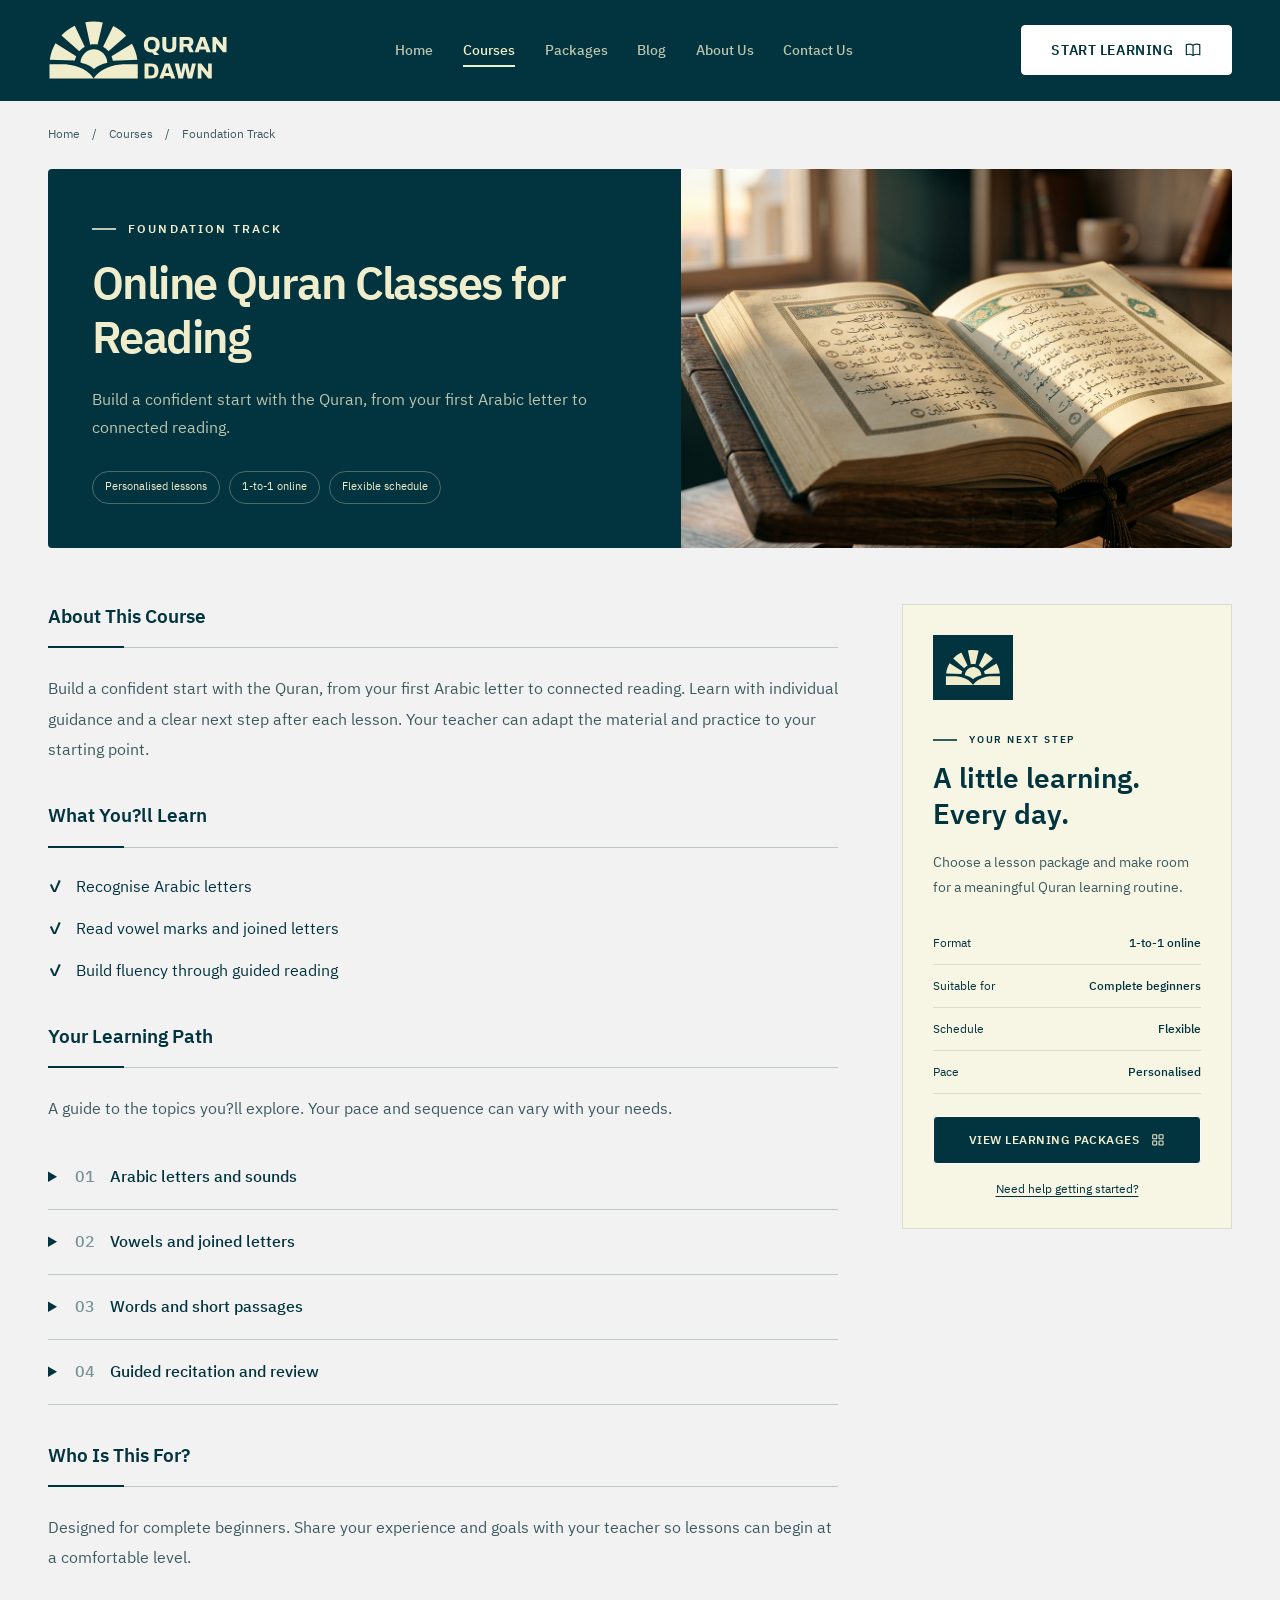
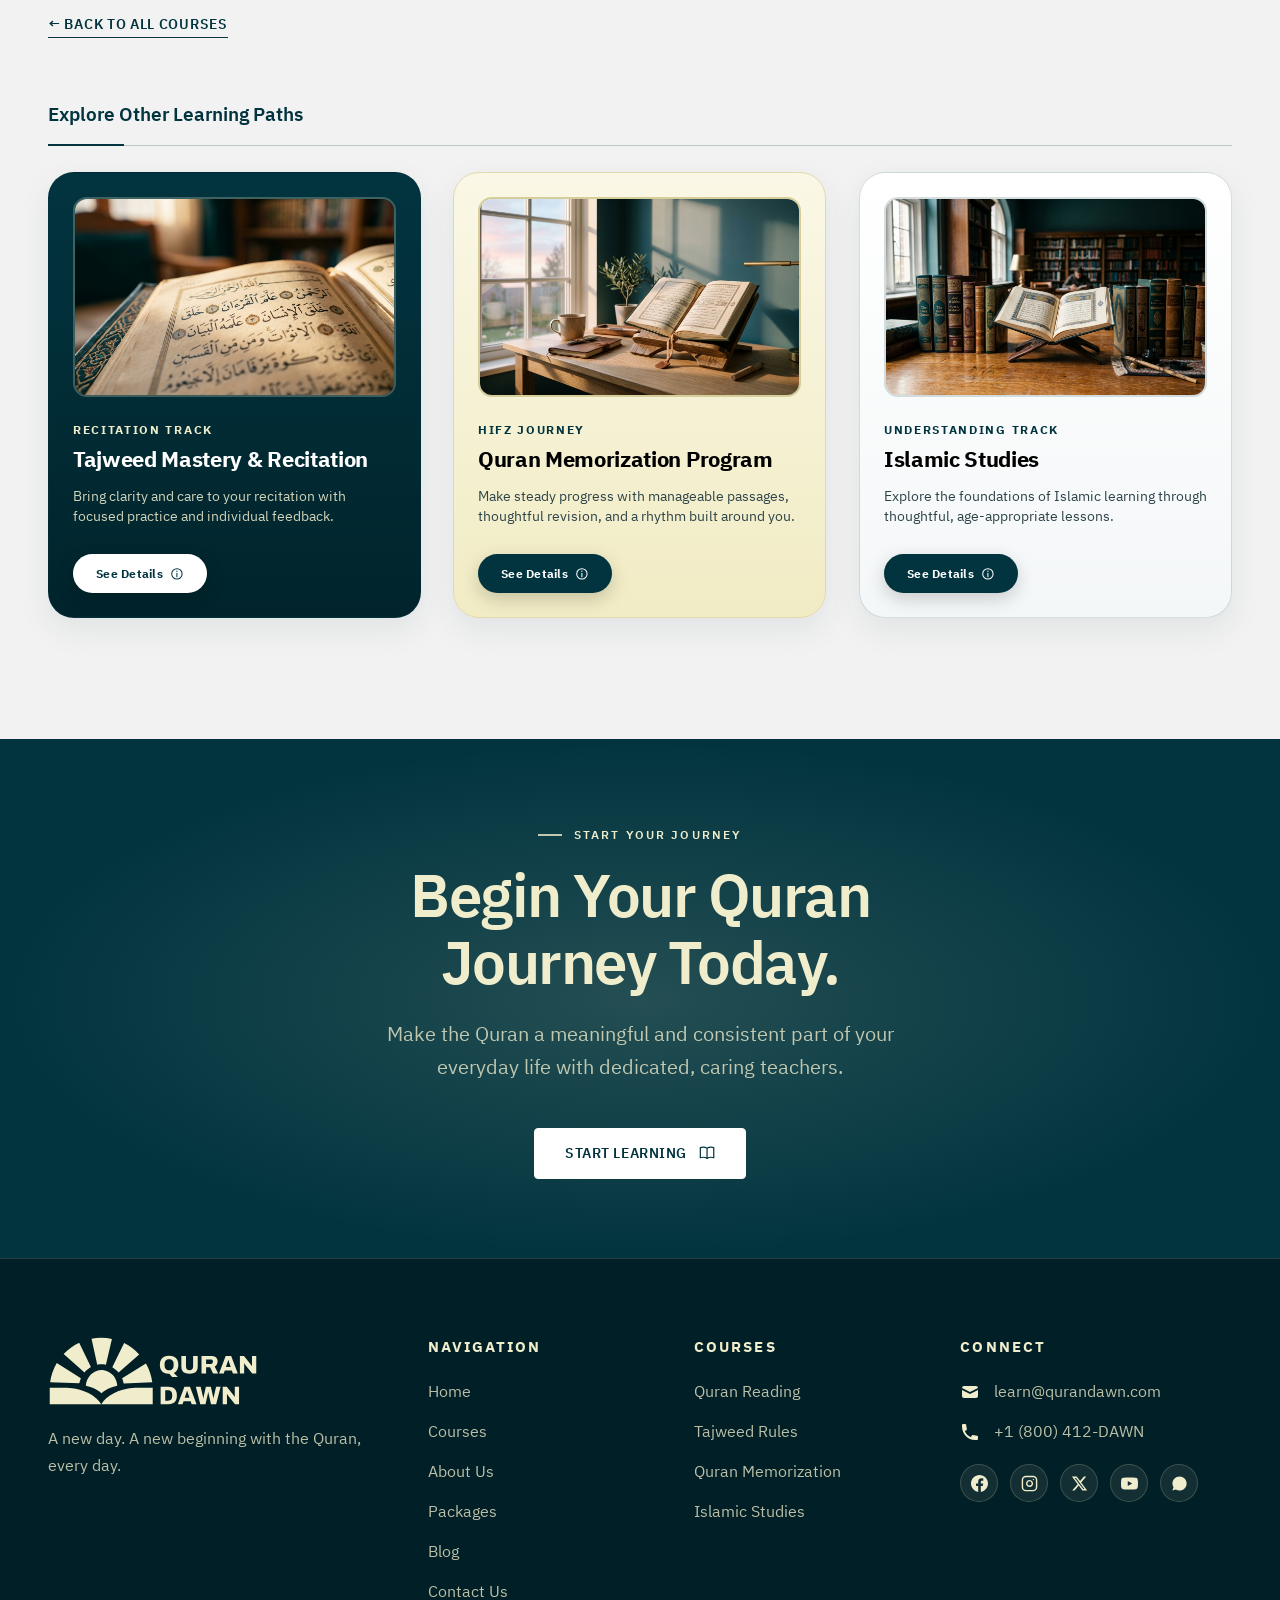
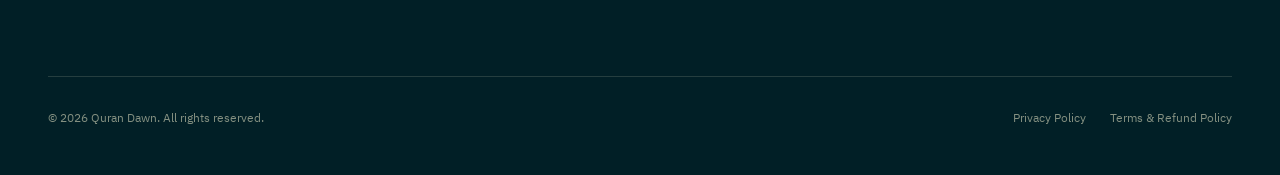
<file: single-course.html>
<!DOCTYPE html>
<html lang="en">
    <head>
        <meta charset="UTF-8">
        <meta name="viewport" content="width=device-width, initial-scale=1.0">
        <meta http-equiv="X-UA-Compatible" content="IE=edge">
        <title>
            Course Details ? Quran Dawn
        </title>
        <meta name="description" content="Explore personalised Quran learning, with a path for your level and goals.">
        <meta name="theme-color" content="#02343F">
        <!-- Open Graph / Meta -->
        <meta property="og:type" content="website">
        <meta property="og:title" content="Course Details ? Quran Dawn">
        <meta property="og:description" content="Explore personalised Quran learning, with a path for your level and goals.">
        <!-- Favicon -->
        <link rel="icon" type="image/svg+xml" href="assets/images/logo-mark.svg">
        <!-- Google Fonts Preconnect & Fonts -->
        <link rel="preconnect" href="https://fonts.googleapis.com">
        <link rel="preconnect" href="https://fonts.gstatic.com" crossorigin>
        <link rel="stylesheet" href="https://fonts.googleapis.com/css2?family=IBM+Plex+Sans+Arabic:wght@300;400;500;600;700&family=IBM+Plex+Sans:ital,wght@0,300;0,400;0,500;0,600;0,700;1,400&display=swap">
        <!-- Stylesheet -->
        <link rel="stylesheet" href="assets/css/style.css">
        <link rel="stylesheet" href="assets/css/blog.css">
        <link rel="stylesheet" href="assets/css/courses.css">
    </head>

    <body class="blog-page">
        <!-- Accessible Skip Link -->
        <a href="#main-content" class="skip-link">Skip to main content</a>
        <!-- 01 — SITE HEADER -->

        <header class="site-header">
            <div class="container header-inner">
                <a href="index.html" aria-label="Quran Dawn Home" class="header-logo">
                    <img src="assets/images/logo-cream.svg" alt="Quran Dawn" width="180" height="60">
                </a>
                <!-- Desktop Navigation -->

                <nav aria-label="Primary Navigation" class="nav-desktop">
                    <ul class="nav-links">
                        <li>
                            <a href="index.html" class="nav-link">Home</a>
                        </li>
                        <li>
                            <a href="courses.html" aria-current="page" class="nav-link active">Courses</a>
                        </li>
                        <li>
                            <a href="pricing.html" class="nav-link">Packages</a>
                        </li>
                        <li>
                            <a href="blog.html" class="nav-link">Blog</a>
                        </li>
                        <li>
                            <a href="about.html" class="nav-link">About Us</a>
                        </li>
                        <li>
                            <a href="contact.html" class="nav-link">Contact Us</a>
                        </li>
                    </ul>
                </nav>

                <div class="header-actions">
                    <a href="pricing.html" class="btn btn-primary">Start Learning <svg class="action-icon" width="20" height="20" viewBox="0 0 24 24" fill="none" stroke="currentColor" stroke-width="1.8" stroke-linecap="round" stroke-linejoin="round" aria-hidden="true" focusable="false"><path d="M12 5v15m0-15C9 3 5 3 2 4v15c3-1 7-1 10 1 3-2 7-2 10-1V4c-3-1-7-1-10 1Z"/></svg></a>

                    <button aria-expanded="false" aria-label="Toggle navigation menu" aria-controls="mobile-nav" class="menu-toggle">
                        <span></span>
                        <span></span>
                        <span></span>
                    </button>
                </div>
            </div>
        </header>
        <!-- Mobile Navigation Drawer -->

        <div class="mobile-nav-overlay"></div>

        <aside id="mobile-nav" aria-label="Mobile Navigation" class="mobile-nav-drawer">
            <div class="mobile-nav-top">
                <span class="mobile-nav-title">Menu</span>
                <button type="button" aria-label="Close navigation menu" class="mobile-nav-close">
                    <svg viewBox="0 0 24 24" width="22" height="22" fill="none" stroke="currentColor" stroke-width="2" stroke-linecap="round" stroke-linejoin="round">
                        <line x1="18" y1="6" x2="6" y2="18"></line>
                        <line x1="6" y1="6" x2="18" y2="18"></line>
                    </svg>
                </button>
            </div>
            <div class="mobile-nav-links">
                <a href="index.html" class="mobile-nav-link">Home <span>→</span></a>
                <a href="courses.html" class="mobile-nav-link">Courses <span>→</span></a>
                <a href="pricing.html" class="mobile-nav-link">Packages <span>→</span></a>
                <a href="blog.html" class="mobile-nav-link">Blog <span>→</span></a>
                <a href="about.html" class="mobile-nav-link">About Us <span>→</span></a>
                <a href="contact.html" class="mobile-nav-link">Contact Us <span>→</span></a>
            </div>

            <div class="mobile-nav-footer">
                <a href="pricing.html" class="btn btn-primary">Start Learning <svg class="action-icon" width="20" height="20" viewBox="0 0 24 24" fill="none" stroke="currentColor" stroke-width="1.8" stroke-linecap="round" stroke-linejoin="round" aria-hidden="true" focusable="false"><path d="M12 5v15m0-15C9 3 5 3 2 4v15c3-1 7-1 10 1 3-2 7-2 10-1V4c-3-1-7-1-10 1Z"/></svg></a>

                <p>
                    Quran Dawn &bull; Online Quran Academy
                </p>
            </div>
        </aside>
        <!-- MAIN CONTENT -->

        <main id="main-content">
            <div class="course-entries">
                <article id="reading" class="container course-entry course-default">
                    <nav aria-label="Breadcrumb" class="course-breadcrumb">
                        <a href="index.html">Home</a>
                        <span>/</span>
                        <a href="courses.html">Courses</a>
                        <span>/</span>
                        <span>Foundation Track</span>
                    </nav>

                    <header class="course-detail-hero">
                        <div>
                            <div class="eyebrow eyebrow-light">
                                Foundation Track
                            </div>

                            <h1>
                                Online Quran Classes for Reading
                            </h1>

                            <p>
                                Build a confident start with the Quran, from your first Arabic letter to
                                connected reading.
                            </p>

                            <div class="detail-tags">
                                <span>Personalised lessons</span>
                                <span>1-to-1 online</span>
                                <span>Flexible schedule</span>
                            </div>
                        </div>
                        <img src="assets/images/course-reading.jpg" alt="Quran learning and study" width="600" height="420">
                    </header>

                    <div class="course-detail-layout">
                        <div class="course-body">
                            <section>
                                <h2 class="journal-section-heading">
                                    About This Course
                                </h2>

                                <p>
                                    Build a confident start with the Quran, from your first Arabic letter
                                    to connected reading. Learn with individual guidance and a clear next
                                    step after each lesson. Your teacher can adapt the material and
                                    practice to your starting point.
                                </p>
                            </section>

                            <section>
                                <h2 class="journal-section-heading">
                                    What You?ll Learn
                                </h2>

                                <ul class="course-outcomes">
                                    <li>
                                        Recognise Arabic letters
                                    </li>
                                    <li>
                                        Read vowel marks and joined letters
                                    </li>
                                    <li>
                                        Build fluency through guided reading
                                    </li>
                                </ul>
                            </section>

                            <section>
                                <h2 class="journal-section-heading">
                                    Your Learning Path
                                </h2>

                                <p class="curriculum-note">
                                    A guide to the topics you?ll explore. Your pace and sequence can vary
                                    with your needs.
                                </p>

                                <div class="course-curriculum">
                                    <details>
                                        <summary>
                                            <span>01</span>Arabic letters and sounds
                                        </summary>

                                        <p>
                                            Explore arabic letters and sounds with your teacher through
                                            explanation, guided practice, and a review of your next steps.
                                            The pace is adapted to your current level.
                                        </p>
                                    </details>

                                    <details>
                                        <summary>
                                            <span>02</span>Vowels and joined letters
                                        </summary>

                                        <p>
                                            Explore vowels and joined letters with your teacher through
                                            explanation, guided practice, and a review of your next steps.
                                            The pace is adapted to your current level.
                                        </p>
                                    </details>

                                    <details>
                                        <summary>
                                            <span>03</span>Words and short passages
                                        </summary>

                                        <p>
                                            Explore words and short passages with your teacher through
                                            explanation, guided practice, and a review of your next steps.
                                            The pace is adapted to your current level.
                                        </p>
                                    </details>

                                    <details>
                                        <summary>
                                            <span>04</span>Guided recitation and review
                                        </summary>

                                        <p>
                                            Explore guided recitation and review with your teacher through
                                            explanation, guided practice, and a review of your next steps.
                                            The pace is adapted to your current level.
                                        </p>
                                    </details>
                                </div>
                            </section>

                            <section>
                                <h2 class="journal-section-heading">
                                    Who Is This For?
                                </h2>

                                <p>
                                    Designed for complete beginners. Share your experience and goals with
                                    your teacher so lessons can begin at a comfortable level.
                                </p>
                            </section>
                            <a href="courses.html" class="text-link">&larr; Back to All Courses</a>
                        </div>

                        <aside class="course-enrol">
                            <img src="assets/images/journal-mark.svg" alt="" width="72" height="48">

                            <div class="eyebrow eyebrow-dark">
                                Your Next Step
                            </div>

                            <h2>
                                A little learning.<br>Every day.
                            </h2>

                            <p>
                                Choose a lesson package and make room for a meaningful Quran learning
                                routine.
                            </p>

                            <dl>
                                <div>
                                    <dt>
                                        Format
                                    </dt>

                                    <dd>
                                        1-to-1 online
                                    </dd>
                                </div>
                                <div>
                                    <dt>
                                        Suitable for
                                    </dt>

                                    <dd>
                                        Complete beginners
                                    </dd>
                                </div>
                                <div>
                                    <dt>
                                        Schedule
                                    </dt>

                                    <dd>
                                        Flexible
                                    </dd>
                                </div>
                                <div>
                                    <dt>
                                        Pace
                                    </dt>

                                    <dd>
                                        Personalised
                                    </dd>
                                </div>
                            </dl>
                            <a href="pricing.html" class="btn btn-primary">View Learning Packages <svg class="action-icon" width="20" height="20" viewBox="0 0 24 24" fill="none" stroke="currentColor" stroke-width="1.8" stroke-linecap="round" stroke-linejoin="round" aria-hidden="true" focusable="false"><rect x="3" y="3" width="7" height="7" rx="1"/><rect x="14" y="3" width="7" height="7" rx="1"/><rect x="3" y="14" width="7" height="7" rx="1"/><rect x="14" y="14" width="7" height="7" rx="1"/></svg></a>
                            <a href="contact.html" class="course-help">Need help getting started?</a>
                        </aside>
                    </div>
                </article>

                <article id="tajweed" class="container course-entry">
                    <nav aria-label="Breadcrumb" class="course-breadcrumb">
                        <a href="index.html">Home</a>
                        <span>/</span>
                        <a href="courses.html">Courses</a>
                        <span>/</span>
                        <span>Recitation Track</span>
                    </nav>

                    <header class="course-detail-hero">
                        <div>
                            <div class="eyebrow eyebrow-light">
                                Recitation Track
                            </div>

                            <h1>
                                Tajweed Mastery &amp; Recitation
                            </h1>

                            <p>
                                Bring clarity and care to your recitation with focused practice and
                                individual feedback.
                            </p>

                            <div class="detail-tags">
                                <span>Personalised lessons</span>
                                <span>1-to-1 online</span>
                                <span>Flexible schedule</span>
                            </div>
                        </div>
                        <img src="assets/images/course-tajweed.jpg" alt="Quran learning and study" width="600" height="420">
                    </header>

                    <div class="course-detail-layout">
                        <div class="course-body">
                            <section>
                                <h2 class="journal-section-heading">
                                    About This Course
                                </h2>

                                <p>
                                    Bring clarity and care to your recitation with focused practice and
                                    individual feedback. Learn with individual guidance and a clear next
                                    step after each lesson. Your teacher can adapt the material and
                                    practice to your starting point.
                                </p>
                            </section>

                            <section>
                                <h2 class="journal-section-heading">
                                    What You?ll Learn
                                </h2>

                                <ul class="course-outcomes">
                                    <li>
                                        Understand articulation points
                                    </li>
                                    <li>
                                        Apply essential Tajweed rules
                                    </li>
                                    <li>
                                        Develop a measured recitation pace
                                    </li>
                                </ul>
                            </section>

                            <section>
                                <h2 class="journal-section-heading">
                                    Your Learning Path
                                </h2>

                                <p class="curriculum-note">
                                    A guide to the topics you?ll explore. Your pace and sequence can vary
                                    with your needs.
                                </p>

                                <div class="course-curriculum">
                                    <details>
                                        <summary>
                                            <span>01</span>Your recitation starting point
                                        </summary>

                                        <p>
                                            Explore your recitation starting point with your teacher
                                            through explanation, guided practice, and a review of your
                                            next steps. The pace is adapted to your current level.
                                        </p>
                                    </details>

                                    <details>
                                        <summary>
                                            <span>02</span>Articulation and letter qualities
                                        </summary>

                                        <p>
                                            Explore articulation and letter qualities with your teacher
                                            through explanation, guided practice, and a review of your
                                            next steps. The pace is adapted to your current level.
                                        </p>
                                    </details>

                                    <details>
                                        <summary>
                                            <span>03</span>Essential recitation rules
                                        </summary>

                                        <p>
                                            Explore essential recitation rules with your teacher through
                                            explanation, guided practice, and a review of your next steps.
                                            The pace is adapted to your current level.
                                        </p>
                                    </details>

                                    <details>
                                        <summary>
                                            <span>04</span>Practice and correction
                                        </summary>

                                        <p>
                                            Explore practice and correction with your teacher through
                                            explanation, guided practice, and a review of your next steps.
                                            The pace is adapted to your current level.
                                        </p>
                                    </details>
                                </div>
                            </section>

                            <section>
                                <h2 class="journal-section-heading">
                                    Who Is This For?
                                </h2>

                                <p>
                                    Designed for learners who can read arabic. Share your experience and
                                    goals with your teacher so lessons can begin at a comfortable level.
                                </p>
                            </section>
                            <a href="courses.html" class="text-link">&larr; Back to All Courses</a>
                        </div>

                        <aside class="course-enrol">
                            <img src="assets/images/journal-mark.svg" alt="" width="72" height="48">

                            <div class="eyebrow eyebrow-dark">
                                Your Next Step
                            </div>

                            <h2>
                                A little learning.<br>Every day.
                            </h2>

                            <p>
                                Choose a lesson package and make room for a meaningful Quran learning
                                routine.
                            </p>

                            <dl>
                                <div>
                                    <dt>
                                        Format
                                    </dt>

                                    <dd>
                                        1-to-1 online
                                    </dd>
                                </div>
                                <div>
                                    <dt>
                                        Suitable for
                                    </dt>

                                    <dd>
                                        Learners who can read Arabic
                                    </dd>
                                </div>
                                <div>
                                    <dt>
                                        Schedule
                                    </dt>

                                    <dd>
                                        Flexible
                                    </dd>
                                </div>
                                <div>
                                    <dt>
                                        Pace
                                    </dt>

                                    <dd>
                                        Personalised
                                    </dd>
                                </div>
                            </dl>
                            <a href="pricing.html" class="btn btn-primary">View Learning Packages <svg class="action-icon" width="20" height="20" viewBox="0 0 24 24" fill="none" stroke="currentColor" stroke-width="1.8" stroke-linecap="round" stroke-linejoin="round" aria-hidden="true" focusable="false"><rect x="3" y="3" width="7" height="7" rx="1"/><rect x="14" y="3" width="7" height="7" rx="1"/><rect x="3" y="14" width="7" height="7" rx="1"/><rect x="14" y="14" width="7" height="7" rx="1"/></svg></a>
                            <a href="contact.html" class="course-help">Need help getting started?</a>
                        </aside>
                    </div>
                </article>

                <article id="memorization" class="container course-entry">
                    <nav aria-label="Breadcrumb" class="course-breadcrumb">
                        <a href="index.html">Home</a>
                        <span>/</span>
                        <a href="courses.html">Courses</a>
                        <span>/</span>
                        <span>Hifz Journey</span>
                    </nav>

                    <header class="course-detail-hero">
                        <div>
                            <div class="eyebrow eyebrow-light">
                                Hifz Journey
                            </div>

                            <h1>
                                Quran Memorization Program
                            </h1>

                            <p>
                                Make steady progress with manageable passages, thoughtful revision, and a
                                rhythm built around you.
                            </p>

                            <div class="detail-tags">
                                <span>Personalised lessons</span>
                                <span>1-to-1 online</span>
                                <span>Flexible schedule</span>
                            </div>
                        </div>
                        <img src="assets/images/course-memorization.jpg" alt="Quran learning and study" width="600" height="420">
                    </header>

                    <div class="course-detail-layout">
                        <div class="course-body">
                            <section>
                                <h2 class="journal-section-heading">
                                    About This Course
                                </h2>

                                <p>
                                    Make steady progress with manageable passages, thoughtful revision,
                                    and a rhythm built around you. Learn with individual guidance and a
                                    clear next step after each lesson. Your teacher can adapt the material
                                    and practice to your starting point.
                                </p>
                            </section>

                            <section>
                                <h2 class="journal-section-heading">
                                    What You?ll Learn
                                </h2>

                                <ul class="course-outcomes">
                                    <li>
                                        Build a repeatable memorization routine
                                    </li>
                                    <li>
                                        Balance new passages with revision
                                    </li>
                                    <li>
                                        Strengthen recall through guided practice
                                    </li>
                                </ul>
                            </section>

                            <section>
                                <h2 class="journal-section-heading">
                                    Your Learning Path
                                </h2>

                                <p class="curriculum-note">
                                    A guide to the topics you?ll explore. Your pace and sequence can vary
                                    with your needs.
                                </p>

                                <div class="course-curriculum">
                                    <details>
                                        <summary>
                                            <span>01</span>A personal memorization plan
                                        </summary>

                                        <p>
                                            Explore a personal memorization plan with your teacher through
                                            explanation, guided practice, and a review of your next steps.
                                            The pace is adapted to your current level.
                                        </p>
                                    </details>

                                    <details>
                                        <summary>
                                            <span>02</span>Learning a new passage
                                        </summary>

                                        <p>
                                            Explore learning a new passage with your teacher through
                                            explanation, guided practice, and a review of your next steps.
                                            The pace is adapted to your current level.
                                        </p>
                                    </details>

                                    <details>
                                        <summary>
                                            <span>03</span>Revision and retention
                                        </summary>

                                        <p>
                                            Explore revision and retention with your teacher through
                                            explanation, guided practice, and a review of your next steps.
                                            The pace is adapted to your current level.
                                        </p>
                                    </details>

                                    <details>
                                        <summary>
                                            <span>04</span>Recitation and progress review
                                        </summary>

                                        <p>
                                            Explore recitation and progress review with your teacher
                                            through explanation, guided practice, and a review of your
                                            next steps. The pace is adapted to your current level.
                                        </p>
                                    </details>
                                </div>
                            </section>

                            <section>
                                <h2 class="journal-section-heading">
                                    Who Is This For?
                                </h2>

                                <p>
                                    Designed for learners ready for memorization. Share your experience
                                    and goals with your teacher so lessons can begin at a comfortable
                                    level.
                                </p>
                            </section>
                            <a href="courses.html" class="text-link">&larr; Back to All Courses</a>
                        </div>

                        <aside class="course-enrol">
                            <img src="assets/images/journal-mark.svg" alt="" width="72" height="48">

                            <div class="eyebrow eyebrow-dark">
                                Your Next Step
                            </div>

                            <h2>
                                A little learning.<br>Every day.
                            </h2>

                            <p>
                                Choose a lesson package and make room for a meaningful Quran learning
                                routine.
                            </p>

                            <dl>
                                <div>
                                    <dt>
                                        Format
                                    </dt>

                                    <dd>
                                        1-to-1 online
                                    </dd>
                                </div>
                                <div>
                                    <dt>
                                        Suitable for
                                    </dt>

                                    <dd>
                                        Learners ready for memorization
                                    </dd>
                                </div>
                                <div>
                                    <dt>
                                        Schedule
                                    </dt>

                                    <dd>
                                        Flexible
                                    </dd>
                                </div>
                                <div>
                                    <dt>
                                        Pace
                                    </dt>

                                    <dd>
                                        Personalised
                                    </dd>
                                </div>
                            </dl>
                            <a href="pricing.html" class="btn btn-primary">View Learning Packages <svg class="action-icon" width="20" height="20" viewBox="0 0 24 24" fill="none" stroke="currentColor" stroke-width="1.8" stroke-linecap="round" stroke-linejoin="round" aria-hidden="true" focusable="false"><rect x="3" y="3" width="7" height="7" rx="1"/><rect x="14" y="3" width="7" height="7" rx="1"/><rect x="3" y="14" width="7" height="7" rx="1"/><rect x="14" y="14" width="7" height="7" rx="1"/></svg></a>
                            <a href="contact.html" class="course-help">Need help getting started?</a>
                        </aside>
                    </div>
                </article>

                <article id="islamic-studies" class="container course-entry">
                    <nav aria-label="Breadcrumb" class="course-breadcrumb">
                        <a href="index.html">Home</a>
                        <span>/</span>
                        <a href="courses.html">Courses</a>
                        <span>/</span>
                        <span>Understanding Track</span>
                    </nav>

                    <header class="course-detail-hero">
                        <div>
                            <div class="eyebrow eyebrow-light">
                                Understanding Track
                            </div>

                            <h1>
                                Islamic Studies
                            </h1>

                            <p>
                                Explore the foundations of Islamic learning through thoughtful,
                                age-appropriate lessons.
                            </p>

                            <div class="detail-tags">
                                <span>Personalised lessons</span>
                                <span>1-to-1 online</span>
                                <span>Flexible schedule</span>
                            </div>
                        </div>
                        <img src="assets/images/course-islamic-studies.jpg" alt="Quran learning and study" width="600" height="420">
                    </header>

                    <div class="course-detail-layout">
                        <div class="course-body">
                            <section>
                                <h2 class="journal-section-heading">
                                    About This Course
                                </h2>

                                <p>
                                    Explore the foundations of Islamic learning through thoughtful,
                                    age-appropriate lessons. Learn with individual guidance and a clear
                                    next step after each lesson. Your teacher can adapt the material and
                                    practice to your starting point.
                                </p>
                            </section>

                            <section>
                                <h2 class="journal-section-heading">
                                    What You?ll Learn
                                </h2>

                                <ul class="course-outcomes">
                                    <li>
                                        Build an understanding of Islamic foundations
                                    </li>
                                    <li>
                                        Connect learning with everyday practice
                                    </li>
                                    <li>
                                        Make space for questions and reflection
                                    </li>
                                </ul>
                            </section>

                            <section>
                                <h2 class="journal-section-heading">
                                    Your Learning Path
                                </h2>

                                <p class="curriculum-note">
                                    A guide to the topics you?ll explore. Your pace and sequence can vary
                                    with your needs.
                                </p>

                                <div class="course-curriculum">
                                    <details>
                                        <summary>
                                            <span>01</span>Your learning foundations
                                        </summary>

                                        <p>
                                            Explore your learning foundations with your teacher through
                                            explanation, guided practice, and a review of your next steps.
                                            The pace is adapted to your current level.
                                        </p>
                                    </details>

                                    <details>
                                        <summary>
                                            <span>02</span>Faith and everyday worship
                                        </summary>

                                        <p>
                                            Explore faith and everyday worship with your teacher through
                                            explanation, guided practice, and a review of your next steps.
                                            The pace is adapted to your current level.
                                        </p>
                                    </details>

                                    <details>
                                        <summary>
                                            <span>03</span>Character and daily life
                                        </summary>

                                        <p>
                                            Explore character and daily life with your teacher through
                                            explanation, guided practice, and a review of your next steps.
                                            The pace is adapted to your current level.
                                        </p>
                                    </details>

                                    <details>
                                        <summary>
                                            <span>04</span>Reflection and guided discussion
                                        </summary>

                                        <p>
                                            Explore reflection and guided discussion with your teacher
                                            through explanation, guided practice, and a review of your
                                            next steps. The pace is adapted to your current level.
                                        </p>
                                    </details>
                                </div>
                            </section>

                            <section>
                                <h2 class="journal-section-heading">
                                    Who Is This For?
                                </h2>

                                <p>
                                    Designed for children and adults. Share your experience and goals with
                                    your teacher so lessons can begin at a comfortable level.
                                </p>
                            </section>
                            <a href="courses.html" class="text-link">&larr; Back to All Courses</a>
                        </div>

                        <aside class="course-enrol">
                            <img src="assets/images/journal-mark.svg" alt="" width="72" height="48">

                            <div class="eyebrow eyebrow-dark">
                                Your Next Step
                            </div>

                            <h2>
                                A little learning.<br>Every day.
                            </h2>

                            <p>
                                Choose a lesson package and make room for a meaningful Quran learning
                                routine.
                            </p>

                            <dl>
                                <div>
                                    <dt>
                                        Format
                                    </dt>

                                    <dd>
                                        1-to-1 online
                                    </dd>
                                </div>
                                <div>
                                    <dt>
                                        Suitable for
                                    </dt>

                                    <dd>
                                        Children and adults
                                    </dd>
                                </div>
                                <div>
                                    <dt>
                                        Schedule
                                    </dt>

                                    <dd>
                                        Flexible
                                    </dd>
                                </div>
                                <div>
                                    <dt>
                                        Pace
                                    </dt>

                                    <dd>
                                        Personalised
                                    </dd>
                                </div>
                            </dl>
                            <a href="pricing.html" class="btn btn-primary">View Learning Packages <svg class="action-icon" width="20" height="20" viewBox="0 0 24 24" fill="none" stroke="currentColor" stroke-width="1.8" stroke-linecap="round" stroke-linejoin="round" aria-hidden="true" focusable="false"><rect x="3" y="3" width="7" height="7" rx="1"/><rect x="14" y="3" width="7" height="7" rx="1"/><rect x="3" y="14" width="7" height="7" rx="1"/><rect x="14" y="14" width="7" height="7" rx="1"/></svg></a>
                            <a href="contact.html" class="course-help">Need help getting started?</a>
                        </aside>
                    </div>
                </article>
            </div>

            <section class="container course-more">
                <h2 class="journal-section-heading">
                    Explore Other Learning Paths
                </h2>

                <div class="courses-grid-v2">
                    <article class="course-card-v2 course-theme-teal">
                        <div class="course-v2-arch-frame">
                            <img src="assets/images/course-reading.jpg" alt="Online Quran Classes for Reading" width="600" height="340" loading="lazy" class="course-v2-img">
                        </div>

                        <div class="course-v2-content">
                            <span class="course-v2-eyebrow">Foundation Track</span>

                            <h3 class="course-v2-title">
                                Online Quran Classes for Reading
                            </h3>

                            <p class="course-v2-desc">
                                Build a confident start with the Quran, from your first Arabic letter to
                                connected reading.
                            </p>

                            <div class="course-v2-footer">
                                <a href="single-course.html#reading" class="course-v2-cta-pill">See Details <svg class="action-icon" width="20" height="20" viewBox="0 0 24 24" fill="none" stroke="currentColor" stroke-width="1.8" stroke-linecap="round" stroke-linejoin="round" aria-hidden="true" focusable="false"><circle cx="12" cy="12" r="9"/><path d="M12 11v6m0-10v1"/></svg></a>
                            </div>
                        </div>
                    </article>

                    <article class="course-card-v2 course-theme-teal">
                        <div class="course-v2-arch-frame">
                            <img src="assets/images/course-tajweed.jpg" alt="Tajweed Mastery &amp; Recitation" width="600" height="340" loading="lazy" class="course-v2-img">
                        </div>

                        <div class="course-v2-content">
                            <span class="course-v2-eyebrow">Recitation Track</span>

                            <h3 class="course-v2-title">
                                Tajweed Mastery &amp; Recitation
                            </h3>

                            <p class="course-v2-desc">
                                Bring clarity and care to your recitation with focused practice and individual
                                feedback.
                            </p>

                            <div class="course-v2-footer">
                                <a href="single-course.html#tajweed" class="course-v2-cta-pill">See Details <svg class="action-icon" width="20" height="20" viewBox="0 0 24 24" fill="none" stroke="currentColor" stroke-width="1.8" stroke-linecap="round" stroke-linejoin="round" aria-hidden="true" focusable="false"><circle cx="12" cy="12" r="9"/><path d="M12 11v6m0-10v1"/></svg></a>
                            </div>
                        </div>
                    </article>

                    <article class="course-card-v2 course-theme-teal">
                        <div class="course-v2-arch-frame">
                            <img src="assets/images/course-memorization.jpg" alt="Quran Memorization Program" width="600" height="340" loading="lazy" class="course-v2-img">
                        </div>

                        <div class="course-v2-content">
                            <span class="course-v2-eyebrow">Hifz Journey</span>

                            <h3 class="course-v2-title">
                                Quran Memorization Program
                            </h3>

                            <p class="course-v2-desc">
                                Make steady progress with manageable passages, thoughtful revision, and a
                                rhythm built around you.
                            </p>

                            <div class="course-v2-footer">
                                <a href="single-course.html#memorization" class="course-v2-cta-pill">See Details <svg class="action-icon" width="20" height="20" viewBox="0 0 24 24" fill="none" stroke="currentColor" stroke-width="1.8" stroke-linecap="round" stroke-linejoin="round" aria-hidden="true" focusable="false"><circle cx="12" cy="12" r="9"/><path d="M12 11v6m0-10v1"/></svg></a>
                            </div>
                        </div>
                    </article>

                    <article class="course-card-v2 course-theme-teal">
                        <div class="course-v2-arch-frame">
                            <img src="assets/images/course-islamic-studies.jpg" alt="Islamic Studies" width="600" height="340" loading="lazy" class="course-v2-img">
                        </div>

                        <div class="course-v2-content">
                            <span class="course-v2-eyebrow">Understanding Track</span>

                            <h3 class="course-v2-title">
                                Islamic Studies
                            </h3>

                            <p class="course-v2-desc">
                                Explore the foundations of Islamic learning through thoughtful,
                                age-appropriate lessons.
                            </p>

                            <div class="course-v2-footer">
                                <a href="single-course.html#islamic-studies" class="course-v2-cta-pill">See Details <svg class="action-icon" width="20" height="20" viewBox="0 0 24 24" fill="none" stroke="currentColor" stroke-width="1.8" stroke-linecap="round" stroke-linejoin="round" aria-hidden="true" focusable="false"><circle cx="12" cy="12" r="9"/><path d="M12 11v6m0-10v1"/></svg></a>
                            </div>
                        </div>
                    </article>
                </div>
            </section>

            <section id="contact" class="pre-footer-cta">
                <!-- Ambient Dawn Atmosphere -->

                <div aria-hidden="true" class="pre-footer-dawn-glow"></div>
                <!-- Cropped Oversized Sunrise Geometry -->

                <div aria-hidden="true" class="pre-footer-backdrop-geometry">
                    <img src="assets/images/logo-mark.svg" alt="" width="850" height="540">
                </div>

                <div class="container">
                    <div class="pre-footer-content fade-up">
                        <div class="eyebrow eyebrow-light">
                            Start Your Journey
                        </div>

                        <h2 class="pre-footer-title">
                            Begin Your Quran<br> Journey Today.
                        </h2>

                        <p class="pre-footer-lead">
                            Make the Quran a meaningful and consistent part of your everyday life with
                            dedicated, caring teachers.
                        </p>
                        <a href="pricing.html" class="btn btn-primary">Start Learning <svg class="action-icon" width="20" height="20" viewBox="0 0 24 24" fill="none" stroke="currentColor" stroke-width="1.8" stroke-linecap="round" stroke-linejoin="round" aria-hidden="true" focusable="false"><path d="M12 5v15m0-15C9 3 5 3 2 4v15c3-1 7-1 10 1 3-2 7-2 10-1V4c-3-1-7-1-10 1Z"/></svg></a>
                    </div>
                </div>
            </section>
        </main>

        <footer class="site-footer">
            <div class="container">
                <div class="footer-top-grid">
                    <!-- Brand Info -->

                    <div class="footer-brand">
                        <a href="index.html" class="footer-logo">
                            <img src="assets/images/logo-cream.svg" alt="Quran Dawn" width="210" height="70">
                        </a>

                        <p class="footer-tagline">
                            A new day. A new beginning with the Quran, every day.
                        </p>
                    </div>
                    <!-- Navigation -->

                    <div>
                        <h4 class="footer-heading">
                            Navigation
                        </h4>

                        <ul class="footer-nav-list">
                            <li>
                                <a href="index.html" class="footer-nav-link">Home</a>
                            </li>
                            <li>
                                <a href="courses.html" class="footer-nav-link">Courses</a>
                            </li>
                            <li>
                                <a href="about.html" class="footer-nav-link">About Us</a>
                            </li>
                            <li>
                                <a href="pricing.html" class="footer-nav-link">Packages</a>
                            </li>
                            <li>
                                <a href="blog.html" class="footer-nav-link">Blog</a>
                            </li>
                            <li>
                                <a href="contact.html" class="footer-nav-link">Contact Us</a>
                            </li>
                        </ul>
                    </div>
                    <!-- Courses -->

                    <div>
                        <h4 class="footer-heading">
                            Courses
                        </h4>

                        <ul class="footer-nav-list">
                            <li>
                                <a href="courses.html" class="footer-nav-link">Quran Reading</a>
                            </li>
                            <li>
                                <a href="courses.html" class="footer-nav-link">Tajweed Rules</a>
                            </li>
                            <li>
                                <a href="courses.html" class="footer-nav-link">Quran Memorization</a>
                            </li>
                            <li>
                                <a href="courses.html" class="footer-nav-link">Islamic Studies</a>
                            </li>
                        </ul>
                    </div>
                    <!-- Contact & Connect -->

                    <div>
                        <h4 class="footer-heading">
                            Connect
                        </h4>

                        <div class="footer-contact-item">
                            <svg viewBox="0 0 20 20" fill="currentColor" class="footer-contact-icon">
                                <path d="M2.003 5.884L10 9.882l7.997-3.998A2 2 0 0016 4H4a2 2 0 00-1.997 1.884z"/>
                                <path d="M18 8.118l-8 4-8-4V14a2 2 0 002 2h12a2 2 0 002-2V8.118z"/>
                            </svg>
                            <span>learn@qurandawn.com</span>
                        </div>

                        <div class="footer-contact-item">
                            <svg viewBox="0 0 20 20" fill="currentColor" class="footer-contact-icon">
                                <path d="M2 3a1 1 0 011-1h2.153a1 1 0 01.986.836l.74 4.435a1 1 0 01-.54 1.06l-1.548.773a11.037 11.037 0 006.105 6.105l.774-1.548a1 1 0 011.059-.54l4.435.74a1 1 0 01.836.986V17a1 1 0 01-1 1h-2C7.82 18 2 12.18 2 4V3z"/>
                            </svg>
                            <span>+1 (800) 412-DAWN</span>
                        </div>
                        <div class="footer-social-list">
                            <a href="https://facebook.com" target="_blank" rel="noopener noreferrer" class="footer-social-link" aria-label="Facebook">
                                <svg viewBox="0 0 24 24" fill="currentColor"><path d="M24 12.073c0-6.627-5.373-12-12-12s-12 5.373-12 12c0 5.99 4.388 10.954 10.125 11.854v-8.385H7.078v-3.47h3.047V9.43c0-3.007 1.792-4.669 4.533-4.669 1.312 0 2.686.235 2.686.235v2.953H15.83c-1.491 0-1.956.925-1.956 1.874v2.25h3.328l-.532 3.47h-2.796v8.385C19.612 23.027 24 18.062 24 12.073z"/></svg>
                            </a>
                            <a href="https://instagram.com" target="_blank" rel="noopener noreferrer" class="footer-social-link" aria-label="Instagram">
                                <svg viewBox="0 0 24 24" fill="none" stroke="currentColor" stroke-width="2" stroke-linecap="round" stroke-linejoin="round"><rect x="2" y="2" width="20" height="20" rx="5" ry="5"/><path d="M16 11.37A4 4 0 1 1 12.63 8 4 4 0 0 1 16 11.37z"/><line x1="17.5" y1="6.5" x2="17.51" y2="6.5"/></svg>
                            </a>
                            <a href="https://x.com" target="_blank" rel="noopener noreferrer" class="footer-social-link" aria-label="X (Twitter)">
                                <svg viewBox="0 0 24 24" fill="currentColor"><path d="M18.244 2.25h3.308l-7.227 8.26 8.502 11.24H16.17l-5.214-6.817L4.99 21.75H1.68l7.73-8.835L1.254 2.25H8.08l4.713 6.231zm-1.161 17.52h1.833L7.084 4.126H5.117z"/></svg>
                            </a>
                            <a href="https://youtube.com" target="_blank" rel="noopener noreferrer" class="footer-social-link" aria-label="YouTube">
                                <svg viewBox="0 0 24 24" fill="currentColor"><path d="M23.498 6.186a3.016 3.016 0 0 0-2.122-2.136C19.505 3.545 12 3.545 12 3.545s-7.505 0-9.377.505A3.017 3.017 0 0 0 .502 6.186C0 8.07 0 12 0 12s0 3.93.502 5.814a3.016 3.016 0 0 0 2.122 2.136c1.871.505 9.376.505 9.376.505s7.505 0 9.377-.505a3.015 3.015 0 0 0 2.122-2.136C24 15.93 24 12 24 12s0-3.93-.502-5.814zM9.545 15.568V8.432L15.818 12l-6.273 3.568z"/></svg>
                            </a>
                            <a href="https://wa.me/" target="_blank" rel="noopener noreferrer" class="footer-social-link" aria-label="WhatsApp">
                                <svg viewBox="0 0 24 24" fill="currentColor"><path d="M17.472 14.382c-.301-.15-1.78-.879-2.056-.98-.276-.1-.476-.15-.677.15-.2.3-.776.98-.952 1.18-.175.2-.351.225-.652.075s-1.272-.469-2.424-1.496c-.896-.799-1.502-1.786-1.678-2.087-.175-.3-.019-.462.131-.611.136-.134.301-.35.452-.525.15-.175.2-.3.301-.5.1-.2.05-.375-.025-.525-.075-.15-.677-1.633-.928-2.236-.245-.588-.493-.508-.677-.518-.175-.01-.376-.01-.577-.01s-.527.075-.802.375c-.276.3-1.053 1.03-1.053 2.511s1.078 2.912 1.228 3.113c.15.2 2.122 3.24 5.141 4.544.718.31 1.279.496 1.716.635.722.23 1.38.197 1.9-.12.578-.352 1.78-1.28 2.03-1.78.251-.5.251-.929.176-1.079-.075-.15-.276-.225-.577-.375zM12.042 2C6.518 2 2.03 6.488 2.03 12.012c0 1.98.577 3.823 1.576 5.378L2 22l4.764-1.554a9.972 9.972 0 0 0 5.278 1.488c5.524 0 10.012-4.488 10.012-10.012C22.054 6.488 17.566 2 12.042 2z"/></svg>
                            </a>
                        </div>
                    </div>
                </div>
                <!-- Footer Bottom -->

                <div class="footer-bottom">
                    <div>
                        &copy; 2026 Quran Dawn. All rights reserved.
                    </div>

                    <div class="footer-legal-links">
                        <a href="privacy-policy.html">Privacy Policy</a>
                        <a href="terms-refund-policy.html">Terms &amp; Refund Policy</a>
                    </div>
                </div>
            </div>
            <!-- Grounding Horizon Sunrise Geometry -->

            <div aria-hidden="true" class="footer-horizon-geometry">
                <img src="assets/images/symbol-sunrise-rays.svg" alt="" width="700" height="200">
            </div>
        </footer>
        <!-- Scripts -->
        <script src="assets/js/courses.js"></script>
        <script src="assets/js/main.js"></script>
    </body>
</html>
</file>
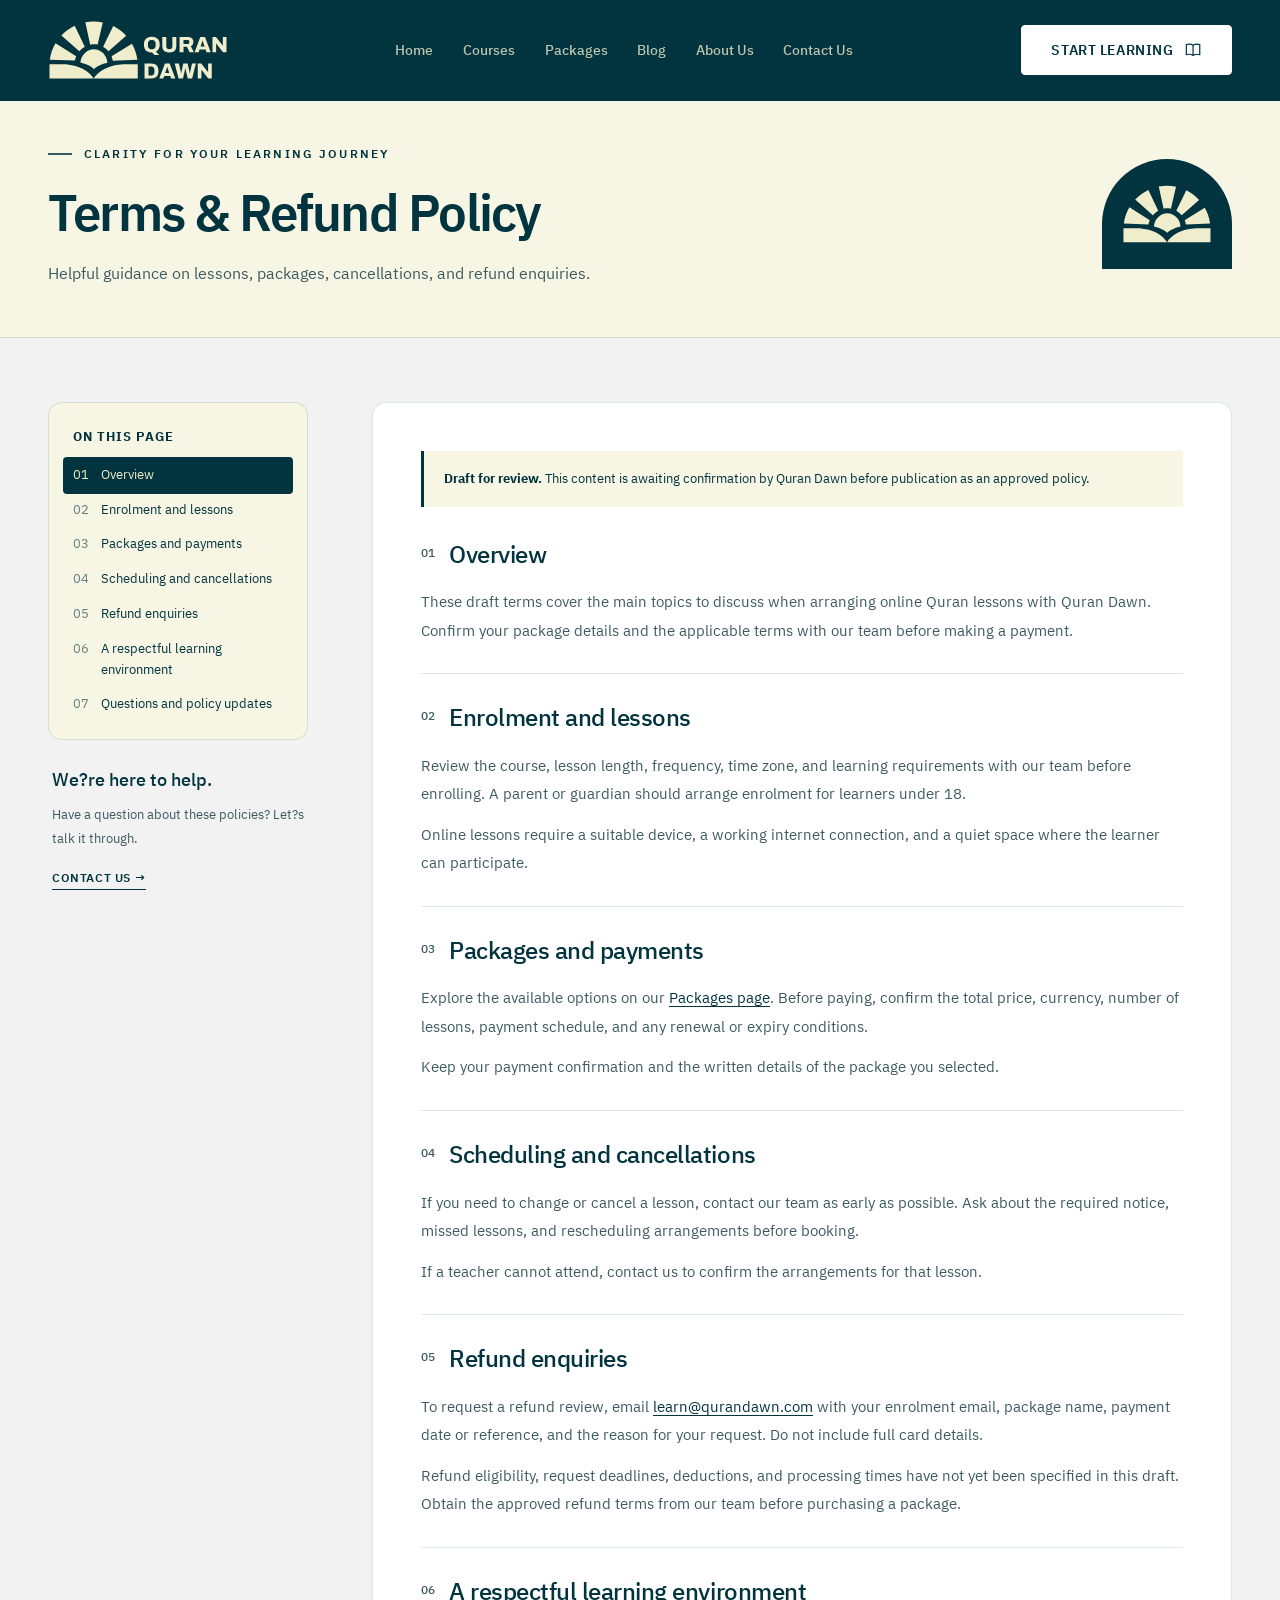
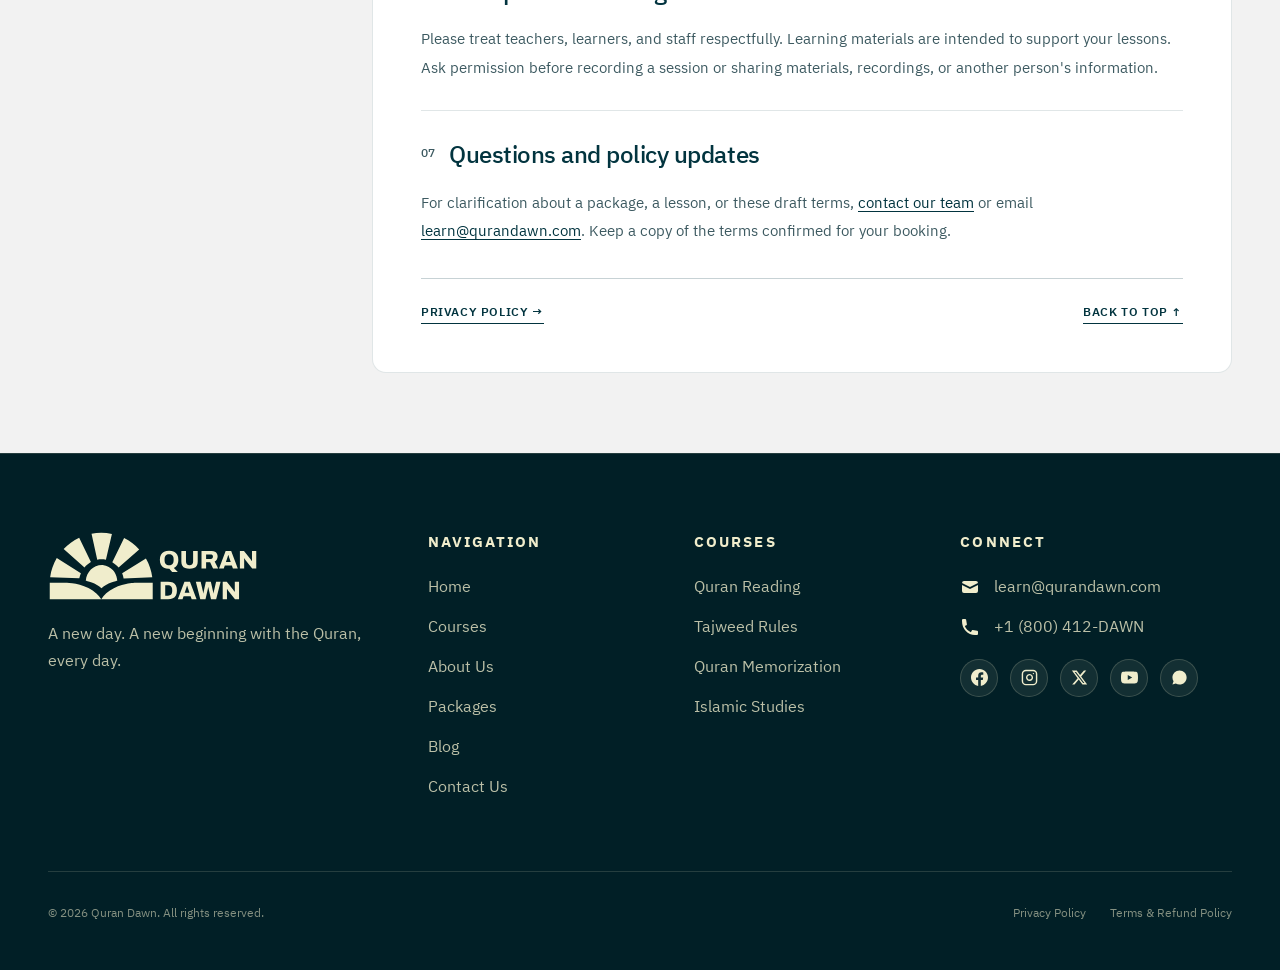
<file: terms-refund-policy.html>
<!DOCTYPE html>
<html lang="en">
    <head>
        <meta charset="UTF-8">
        <meta name="viewport" content="width=device-width, initial-scale=1.0">
        <meta http-equiv="X-UA-Compatible" content="IE=edge">
        <title>
            Terms &amp; Refund Policy &mdash; Quran Dawn
        </title>
        <meta name="description" content="Helpful guidance on lessons, packages, cancellations, and refund enquiries.">
        <meta name="theme-color" content="#02343F">
        <!-- Open Graph / Meta -->
        <meta property="og:type" content="website">
        <meta property="og:title" content="Terms &amp; Refund Policy - Quran Dawn">
        <meta property="og:description" content="Helpful guidance on lessons, packages, cancellations, and refund enquiries.">
        <!-- Favicon -->
        <link rel="icon" type="image/svg+xml" href="assets/images/logo-mark.svg">
        <!-- Google Fonts Preconnect & Fonts -->
        <link rel="preconnect" href="https://fonts.googleapis.com">
        <link rel="preconnect" href="https://fonts.gstatic.com" crossorigin>
        <link rel="stylesheet" href="https://fonts.googleapis.com/css2?family=IBM+Plex+Sans+Arabic:wght@300;400;500;600;700&family=IBM+Plex+Sans:ital,wght@0,300;0,400;0,500;0,600;0,700;1,400&display=swap">
        <!-- Stylesheet -->
        <link rel="stylesheet" href="assets/css/style.css">
        <link rel="stylesheet" href="assets/css/legal.css">
    </head>

    <body class="legal-page">
        <!-- Accessible Skip Link -->
        <a href="#main-content" class="skip-link">Skip to main content</a>
        <!-- 01 — SITE HEADER -->

        <header class="site-header">
            <div class="container header-inner">
                <a href="index.html" aria-label="Quran Dawn Home" class="header-logo">
                    <img src="assets/images/logo-cream.svg" alt="Quran Dawn" width="180" height="60">
                </a>
                <!-- Desktop Navigation -->

                <nav aria-label="Primary Navigation" class="nav-desktop">
                    <ul class="nav-links">
                        <li>
                            <a href="index.html" class="nav-link">Home</a>
                        </li>
                        <li>
                            <a href="courses.html" class="nav-link">Courses</a>
                        </li>
                        <li>
                            <a href="pricing.html" class="nav-link">Packages</a>
                        </li>
                        <li>
                            <a href="blog.html" class="nav-link">Blog</a>
                        </li>
                        <li>
                            <a href="about.html" class="nav-link">About Us</a>
                        </li>
                        <li>
                            <a href="contact.html" class="nav-link">Contact Us</a>
                        </li>
                    </ul>
                </nav>

                <div class="header-actions">
                    <a href="pricing.html" class="btn btn-primary">Start Learning <svg class="action-icon" width="20" height="20" viewBox="0 0 24 24" fill="none" stroke="currentColor" stroke-width="1.8" stroke-linecap="round" stroke-linejoin="round" aria-hidden="true" focusable="false"><path d="M12 5v15m0-15C9 3 5 3 2 4v15c3-1 7-1 10 1 3-2 7-2 10-1V4c-3-1-7-1-10 1Z"/></svg></a>

                    <button aria-expanded="false" aria-label="Toggle navigation menu" aria-controls="mobile-nav" class="menu-toggle">
                        <span></span>
                        <span></span>
                        <span></span>
                    </button>
                </div>
            </div>
        </header>
        <!-- Mobile Navigation Drawer -->

        <div class="mobile-nav-overlay"></div>

        <aside id="mobile-nav" aria-label="Mobile Navigation" class="mobile-nav-drawer">
            <div class="mobile-nav-top">
                <span class="mobile-nav-title">Menu</span>
                <button type="button" aria-label="Close navigation menu" class="mobile-nav-close">
                    <svg viewBox="0 0 24 24" width="22" height="22" fill="none" stroke="currentColor" stroke-width="2" stroke-linecap="round" stroke-linejoin="round">
                        <line x1="18" y1="6" x2="6" y2="18"></line>
                        <line x1="6" y1="6" x2="18" y2="18"></line>
                    </svg>
                </button>
            </div>
            <div class="mobile-nav-links">
                <a href="index.html" class="mobile-nav-link">Home <span>→</span></a>
                <a href="courses.html" class="mobile-nav-link">Courses <span>→</span></a>
                <a href="pricing.html" class="mobile-nav-link">Packages <span>→</span></a>
                <a href="blog.html" class="mobile-nav-link">Blog <span>→</span></a>
                <a href="about.html" class="mobile-nav-link">About Us <span>→</span></a>
                <a href="contact.html" class="mobile-nav-link">Contact Us <span>→</span></a>
            </div>

            <div class="mobile-nav-footer">
                <a href="pricing.html" class="btn btn-primary">Start Learning <svg class="action-icon" width="20" height="20" viewBox="0 0 24 24" fill="none" stroke="currentColor" stroke-width="1.8" stroke-linecap="round" stroke-linejoin="round" aria-hidden="true" focusable="false"><path d="M12 5v15m0-15C9 3 5 3 2 4v15c3-1 7-1 10 1 3-2 7-2 10-1V4c-3-1-7-1-10 1Z"/></svg></a>

                <p>
                    Quran Dawn &bull; Online Quran Academy
                </p>
            </div>
        </aside>
        <!-- MAIN CONTENT -->

        <main id="main-content">
            <section class="legal-heading">
                <div class="container">
                    <div class="legal-title-row">
                        <div>
                            <div class="eyebrow eyebrow-dark">
                                Clarity for Your Learning Journey
                            </div>

                            <h1>
                                Terms &amp; Refund Policy
                            </h1>

                            <p>
                                Helpful guidance on lessons, packages, cancellations, and refund enquiries.
                            </p>
                        </div>
                        <img src="assets/images/journal-mark.svg" alt="" width="130" height="110">
                    </div>
                </div>
            </section>

            <div class="container legal-layout">
                <aside class="legal-sidebar">
                    <nav aria-label="On this page" class="legal-toc">
                        <h2>
                            On this page
                        </h2>

                        <ol>
                            <li>
                                <a href="#overview">Overview</a>
                            </li>
                            <li>
                                <a href="#enrolment">Enrolment and lessons</a>
                            </li>
                            <li>
                                <a href="#payments">Packages and payments</a>
                            </li>
                            <li>
                                <a href="#scheduling">Scheduling and cancellations</a>
                            </li>
                            <li>
                                <a href="#refunds">Refund enquiries</a>
                            </li>
                            <li>
                                <a href="#conduct">A respectful learning environment</a>
                            </li>
                            <li>
                                <a href="#contact">Questions and policy updates</a>
                            </li>
                        </ol>
                    </nav>

                    <div class="legal-help">
                        <h2>
                            We?re here to help.
                        </h2>

                        <p>
                            Have a question about these policies? Let?s talk it through.
                        </p>
                        <a href="contact.html" class="text-link">Contact Us &rarr;</a>
                    </div>
                </aside>

                <article class="legal-document">
                    <div class="legal-draft">
                        <strong>Draft for review.</strong> This content is awaiting confirmation by Quran Dawn
                        before publication as an approved policy.
                    </div>

                    <section id="overview" class="legal-section">
                        <h2>
                            Overview
                        </h2>

                        <p>
                            These draft terms cover the main topics to discuss when arranging online Quran
                            lessons with Quran Dawn. Confirm your package details and the applicable terms
                            with our team before making a payment.
                        </p>
                    </section>

                    <section id="enrolment" class="legal-section">
                        <h2>
                            Enrolment and lessons
                        </h2>

                        <p>
                            Review the course, lesson length, frequency, time zone, and learning requirements
                            with our team before enrolling. A parent or guardian should arrange enrolment for
                            learners under 18.
                        </p>

                        <p>
                            Online lessons require a suitable device, a working internet connection, and a
                            quiet space where the learner can participate.
                        </p>
                    </section>

                    <section id="payments" class="legal-section">
                        <h2>
                            Packages and payments
                        </h2>

                        <p>
                            Explore the available options on our <a href="pricing.html">Packages page</a>.
                            Before paying, confirm the total price, currency, number of lessons, payment
                            schedule, and any renewal or expiry conditions.
                        </p>

                        <p>
                            Keep your payment confirmation and the written details of the package you
                            selected.
                        </p>
                    </section>

                    <section id="scheduling" class="legal-section">
                        <h2>
                            Scheduling and cancellations
                        </h2>

                        <p>
                            If you need to change or cancel a lesson, contact our team as early as possible.
                            Ask about the required notice, missed lessons, and rescheduling arrangements
                            before booking.
                        </p>

                        <p>
                            If a teacher cannot attend, contact us to confirm the arrangements for that
                            lesson.
                        </p>
                    </section>

                    <section id="refunds" class="legal-section">
                        <h2>
                            Refund enquiries
                        </h2>

                        <p>
                            To request a refund review, email <a href="mailto:learn@qurandawn.com">learn@qurandawn.com</a>
                            with your enrolment email, package name, payment date or reference, and the reason
                            for your request. Do not include full card details.
                        </p>

                        <p>
                            Refund eligibility, request deadlines, deductions, and processing times have not
                            yet been specified in this draft. Obtain the approved refund terms from our team
                            before purchasing a package.
                        </p>
                    </section>

                    <section id="conduct" class="legal-section">
                        <h2>
                            A respectful learning environment
                        </h2>

                        <p>
                            Please treat teachers, learners, and staff respectfully. Learning materials are
                            intended to support your lessons. Ask permission before recording a session or
                            sharing materials, recordings, or another person's information.
                        </p>
                    </section>

                    <section id="contact" class="legal-section">
                        <h2>
                            Questions and policy updates
                        </h2>

                        <p>
                            For clarification about a package, a lesson, or these draft terms,
                            <a href="contact.html">contact our team</a> or email
                            <a href="mailto:learn@qurandawn.com">learn@qurandawn.com</a>. Keep a copy of the
                            terms confirmed for your booking.
                        </p>
                    </section>

                    <div class="legal-related">
                        <a href="privacy-policy.html" class="text-link">Privacy Policy &rarr;</a>
                        <a href="#main-content" class="text-link">Back to top &uarr;</a>
                    </div>
                </article>
            </div>
        </main>

        <footer class="site-footer">
            <div class="container">
                <div class="footer-top-grid">
                    <!-- Brand Info -->

                    <div class="footer-brand">
                        <a href="index.html" class="footer-logo">
                            <img src="assets/images/logo-cream.svg" alt="Quran Dawn" width="210" height="70">
                        </a>

                        <p class="footer-tagline">
                            A new day. A new beginning with the Quran, every day.
                        </p>
                    </div>
                    <!-- Navigation -->

                    <div>
                        <h4 class="footer-heading">
                            Navigation
                        </h4>

                        <ul class="footer-nav-list">
                            <li>
                                <a href="index.html" class="footer-nav-link">Home</a>
                            </li>
                            <li>
                                <a href="courses.html" class="footer-nav-link">Courses</a>
                            </li>
                            <li>
                                <a href="about.html" class="footer-nav-link">About Us</a>
                            </li>
                            <li>
                                <a href="pricing.html" class="footer-nav-link">Packages</a>
                            </li>
                            <li>
                                <a href="blog.html" class="footer-nav-link">Blog</a>
                            </li>
                            <li>
                                <a href="contact.html" class="footer-nav-link">Contact Us</a>
                            </li>
                        </ul>
                    </div>
                    <!-- Courses -->

                    <div>
                        <h4 class="footer-heading">
                            Courses
                        </h4>

                        <ul class="footer-nav-list">
                            <li>
                                <a href="courses.html" class="footer-nav-link">Quran Reading</a>
                            </li>
                            <li>
                                <a href="courses.html" class="footer-nav-link">Tajweed Rules</a>
                            </li>
                            <li>
                                <a href="courses.html" class="footer-nav-link">Quran Memorization</a>
                            </li>
                            <li>
                                <a href="courses.html" class="footer-nav-link">Islamic Studies</a>
                            </li>
                        </ul>
                    </div>
                    <!-- Contact & Connect -->

                    <div>
                        <h4 class="footer-heading">
                            Connect
                        </h4>

                        <div class="footer-contact-item">
                            <svg viewBox="0 0 20 20" fill="currentColor" class="footer-contact-icon">
                                <path d="M2.003 5.884L10 9.882l7.997-3.998A2 2 0 0016 4H4a2 2 0 00-1.997 1.884z"/>
                                <path d="M18 8.118l-8 4-8-4V14a2 2 0 002 2h12a2 2 0 002-2V8.118z"/>
                            </svg>
                            <span>learn@qurandawn.com</span>
                        </div>

                        <div class="footer-contact-item">
                            <svg viewBox="0 0 20 20" fill="currentColor" class="footer-contact-icon">
                                <path d="M2 3a1 1 0 011-1h2.153a1 1 0 01.986.836l.74 4.435a1 1 0 01-.54 1.06l-1.548.773a11.037 11.037 0 006.105 6.105l.774-1.548a1 1 0 011.059-.54l4.435.74a1 1 0 01.836.986V17a1 1 0 01-1 1h-2C7.82 18 2 12.18 2 4V3z"/>
                            </svg>
                            <span>+1 (800) 412-DAWN</span>
                        </div>
                        <div class="footer-social-list">
                            <a href="https://facebook.com" target="_blank" rel="noopener noreferrer" class="footer-social-link" aria-label="Facebook">
                                <svg viewBox="0 0 24 24" fill="currentColor"><path d="M24 12.073c0-6.627-5.373-12-12-12s-12 5.373-12 12c0 5.99 4.388 10.954 10.125 11.854v-8.385H7.078v-3.47h3.047V9.43c0-3.007 1.792-4.669 4.533-4.669 1.312 0 2.686.235 2.686.235v2.953H15.83c-1.491 0-1.956.925-1.956 1.874v2.25h3.328l-.532 3.47h-2.796v8.385C19.612 23.027 24 18.062 24 12.073z"/></svg>
                            </a>
                            <a href="https://instagram.com" target="_blank" rel="noopener noreferrer" class="footer-social-link" aria-label="Instagram">
                                <svg viewBox="0 0 24 24" fill="none" stroke="currentColor" stroke-width="2" stroke-linecap="round" stroke-linejoin="round"><rect x="2" y="2" width="20" height="20" rx="5" ry="5"/><path d="M16 11.37A4 4 0 1 1 12.63 8 4 4 0 0 1 16 11.37z"/><line x1="17.5" y1="6.5" x2="17.51" y2="6.5"/></svg>
                            </a>
                            <a href="https://x.com" target="_blank" rel="noopener noreferrer" class="footer-social-link" aria-label="X (Twitter)">
                                <svg viewBox="0 0 24 24" fill="currentColor"><path d="M18.244 2.25h3.308l-7.227 8.26 8.502 11.24H16.17l-5.214-6.817L4.99 21.75H1.68l7.73-8.835L1.254 2.25H8.08l4.713 6.231zm-1.161 17.52h1.833L7.084 4.126H5.117z"/></svg>
                            </a>
                            <a href="https://youtube.com" target="_blank" rel="noopener noreferrer" class="footer-social-link" aria-label="YouTube">
                                <svg viewBox="0 0 24 24" fill="currentColor"><path d="M23.498 6.186a3.016 3.016 0 0 0-2.122-2.136C19.505 3.545 12 3.545 12 3.545s-7.505 0-9.377.505A3.017 3.017 0 0 0 .502 6.186C0 8.07 0 12 0 12s0 3.93.502 5.814a3.016 3.016 0 0 0 2.122 2.136c1.871.505 9.376.505 9.376.505s7.505 0 9.377-.505a3.015 3.015 0 0 0 2.122-2.136C24 15.93 24 12 24 12s0-3.93-.502-5.814zM9.545 15.568V8.432L15.818 12l-6.273 3.568z"/></svg>
                            </a>
                            <a href="https://wa.me/" target="_blank" rel="noopener noreferrer" class="footer-social-link" aria-label="WhatsApp">
                                <svg viewBox="0 0 24 24" fill="currentColor"><path d="M17.472 14.382c-.301-.15-1.78-.879-2.056-.98-.276-.1-.476-.15-.677.15-.2.3-.776.98-.952 1.18-.175.2-.351.225-.652.075s-1.272-.469-2.424-1.496c-.896-.799-1.502-1.786-1.678-2.087-.175-.3-.019-.462.131-.611.136-.134.301-.35.452-.525.15-.175.2-.3.301-.5.1-.2.05-.375-.025-.525-.075-.15-.677-1.633-.928-2.236-.245-.588-.493-.508-.677-.518-.175-.01-.376-.01-.577-.01s-.527.075-.802.375c-.276.3-1.053 1.03-1.053 2.511s1.078 2.912 1.228 3.113c.15.2 2.122 3.24 5.141 4.544.718.31 1.279.496 1.716.635.722.23 1.38.197 1.9-.12.578-.352 1.78-1.28 2.03-1.78.251-.5.251-.929.176-1.079-.075-.15-.276-.225-.577-.375zM12.042 2C6.518 2 2.03 6.488 2.03 12.012c0 1.98.577 3.823 1.576 5.378L2 22l4.764-1.554a9.972 9.972 0 0 0 5.278 1.488c5.524 0 10.012-4.488 10.012-10.012C22.054 6.488 17.566 2 12.042 2z"/></svg>
                            </a>
                        </div>
                    </div>
                </div>
                <!-- Footer Bottom -->

                <div class="footer-bottom">
                    <div>
                        &copy; 2026 Quran Dawn. All rights reserved.
                    </div>

                    <div class="footer-legal-links">
                        <a href="privacy-policy.html">Privacy Policy</a>
                        <a href="terms-refund-policy.html">Terms &amp; Refund Policy</a>
                    </div>
                </div>
            </div>
            <!-- Grounding Horizon Sunrise Geometry -->

            <div aria-hidden="true" class="footer-horizon-geometry">
                <img src="assets/images/symbol-sunrise-rays.svg" alt="" width="700" height="200">
            </div>
        </footer>
        <!-- Scripts -->
        <script src="assets/js/legal.js"></script>
        <script src="assets/js/main.js"></script>
    </body>
</html>
</file>
<file: assets/css/style.css>
/* QURAN DAWN — Core Design System & Stylesheet Identity: Pure HTML5/CSS3/Vanilla JS (No Frameworks) Colors: Deep Teal (#02343F), Dawn Cream (#F0EDCC), Off White (#F2F2F2) Font: IBM Plex Sans Arabic */

/* --- 01. CSS Custom Properties / Design Tokens --- */

:root {
    /* Brand Colors */
  --color-teal: #02343F;
    --color-teal-rgb: 2, 52, 63;
    --color-teal-dark: #011F26;
    --color-teal-deep: #01161B;
    --color-teal-surface: #064553;
    --color-teal-muted: #1A4750;
    --color-cream: #F0EDCC;
    --color-cream-rgb: 240, 237, 204;
    --color-cream-light: #F7F5E4;
    --color-cream-muted: #E2DFB8;
    --color-offwhite: #F2F2F2;
    --color-offwhite-rgb: 242, 242, 242;
    --color-white: #FFFFFF;
    --color-white-rgb: 255, 255, 255;
    /* Text & Semantic Colors */
  --color-text-dark: #02343F;
    --color-text-dark-muted: #3D5A61;
    --color-text-light: #F0EDCC;
    --color-text-light-muted: rgba(240, 237, 204, 0.78);
    --color-text-light-subtle: rgba(240, 237, 204, 0.55);
    /* Borders & Dividers */
  --border-dark-subtle: rgba(2, 52, 63, 0.12);
    --border-dark-medium: rgba(2, 52, 63, 0.22);
    --border-light-subtle: rgba(240, 237, 204, 0.15);
    --border-light-medium: rgba(240, 237, 204, 0.3);
    /* Typography */
  --font-primary: 'IBM Plex Sans Arabic', 'IBM Plex Sans', -apple-system, BlinkMacSystemFont, 'Segoe UI', Roboto, Helvetica, Arial, sans-serif;
    /* Fluid Typography Scale */
  --text-hero: clamp(2.5rem, 5.5vw + 1rem, 5.25rem);
    --text-h1: clamp(2.1rem, 4.2vw + 0.5rem, 3.75rem);
    --text-h2: clamp(1.75rem, 3vw + 0.5rem, 2.75rem);
    --text-h3: clamp(1.35rem, 1.8vw + 0.3rem, 1.85rem);
    --text-h4: clamp(1.15rem, 1.2vw + 0.2rem, 1.35rem);
    --text-body-lg: clamp(1.05rem, 0.6vw + 0.9rem, 1.25rem);
    --text-body: 1rem;
    --text-sm: 0.875rem;
    --text-xs: 0.75rem;
    /* Spacing */
  --section-padding-y: clamp(4.5rem, 8vw, 8.5rem);
    --container-max: 1280px;
    --container-pad: clamp(1.25rem, 4vw, 3rem);
    /* Radii */
  --radius-xs: 2px;
    --radius-sm: 4px;
    --radius-md: 8px;
    --radius-lg: 14px;
    --radius-full: 9999px;
    /* Transitions */
  --ease-editorial: cubic-bezier(0.16, 1, 0.3, 1);
    --transition-fast: 0.2s var(--ease-editorial);
    --transition-normal: 0.35s var(--ease-editorial);
    --transition-slow: 0.65s var(--ease-editorial);
    /* Elevation / Shadows */
  --shadow-subtle: 0 4px 20px rgba(2, 52, 63, 0.06);
    --shadow-medium: 0 12px 36px rgba(2, 52, 63, 0.1);
    --shadow-glow: 0 0 35px rgba(240, 237, 204, 0.22);
}

/* --- 02. Reset & Baseline --- */

*,
*::before,
*::after {
    box-sizing: border-box;
    margin: 0;
    padding: 0;
}

html {
    font-family: var(--font-primary);
    font-size: 16px;
    line-height: 1.5;
    color: var(--color-text-dark);
    background-color: var(--color-offwhite);
    scroll-behavior: smooth;
    -webkit-font-smoothing: antialiased;
    -moz-osx-font-smoothing: grayscale;
}

body {
    min-height: 100vh;
    overflow-x: hidden;
    display: flex;
    flex-direction: column;
}

img,
svg {
    display: block;
    max-width: 100%;
}

a {
    color: inherit;
    text-decoration: none;
    transition: color var(--transition-fast), border-color var(--transition-fast);
}

button {
    font-family: inherit;
    cursor: pointer;
    border: none;
    background: none;
}

ul,
ol {
    list-style: none;
}

/* Accessible focus ring */

:focus-visible {
    outline: 2px solid var(--color-cream);
    outline-offset: 3px;
}

/* Skip link */

.skip-link {
    position: absolute;
    top: -100px;
    left: 1.5rem;
    background: var(--color-cream);
    color: var(--color-teal);
    padding: 0.75rem 1.5rem;
    font-weight: 600;
    border-radius: var(--radius-sm);
    z-index: 1000;
    transition: top var(--transition-fast);
}

.skip-link:focus {
    top: 1.5rem;
}

/* --- 03. Global Layout Utilities --- */

.container {
    width: 100%;
    max-width: var(--container-max);
    margin-left: auto;
    margin-right: auto;
    padding-left: var(--container-pad);
    padding-right: var(--container-pad);
}

.section {
    position: relative;
    padding-top: var(--section-padding-y);
    padding-bottom: var(--section-padding-y);
    overflow: hidden;
}

/* Eyebrows & Section Headers */

.eyebrow {
    display: inline-flex;
    align-items: center;
    gap: 0.75rem;
    font-size: var(--text-xs);
    font-weight: 600;
    letter-spacing: 0.18em;
    text-transform: uppercase;
    margin-bottom: 1.25rem;
}

.eyebrow-light {
    color: var(--color-cream);
}

.eyebrow-dark {
    color: var(--color-teal);
}

.eyebrow::before {
    content: '';
    display: inline-block;
    width: 1.5rem;
    height: 2px;
    background-color: currentColor;
    opacity: 0.8;
}

.section-header {
    margin-bottom: clamp(2.5rem, 5vw, 4.5rem);
}

.section-title {
    font-size: var(--text-h2);
    font-weight: 600;
    line-height: 1.15;
    letter-spacing: -0.02em;
}

.section-title-dark {
    color: var(--color-teal);
}

.section-desc {
    font-size: var(--text-body-lg);
    line-height: 1.6;
    margin-top: 1.25rem;
    max-width: 620px;
}

.section-desc-light {
    color: var(--color-text-light-muted);
}

.section-desc-dark {
    color: var(--color-text-dark-muted);
}

/* --- 04. Buttons & CTAs --- */

.btn {
    display: inline-flex;
    align-items: center;
    justify-content: center;
    gap: 0.75rem;
    padding: 0.85rem 1.85rem;
    font-size: var(--text-sm);
    font-weight: 600;
    letter-spacing: 0.04em;
    text-transform: uppercase;
    border-radius: var(--radius-sm);
    transition: transform var(--transition-fast), background-color var(--transition-fast), color var(--transition-fast), box-shadow var(--transition-fast), border-color var(--transition-fast);
    white-space: nowrap;
}

.btn:hover {
    transform: translateY(-2px);
}

.btn:active {
    transform: translateY(0);
}

/* Primary White Button */

.btn-primary {
    background-color: var(--color-white);
    color: var(--color-teal);
    border: 1px solid var(--color-white);
}

.btn-primary:hover {
    background-color: var(--color-white);
    box-shadow: 0 6px 20px rgba(255, 255, 255, 0.35);
}

/* Primary Teal Button */

.btn-teal {
    background-color: var(--color-teal);
    color: var(--color-white);
    border: 1px solid var(--color-teal);
}

.btn-teal:hover {
    background-color: var(--color-teal-dark);
    color: var(--color-white);
    box-shadow: 0 6px 20px rgba(2, 52, 63, 0.25);
}

/* Outline Teal Button */

.btn-outline-teal {
    background-color: var(--color-white);
    color: var(--color-teal);
    border: 1px solid var(--color-teal);
}

.btn-outline-teal:hover {
    background-color: var(--color-teal);
    color: var(--color-white);
    box-shadow: 0 6px 20px rgba(2, 52, 63, 0.18);
}

/* Ghost / Outline Buttons */

.btn-ghost-light {
    background-color: transparent;
    color: var(--color-cream);
    border: 1px solid var(--border-light-medium);
}

.btn-ghost-light:hover {
    background-color: rgba(240, 237, 204, 0.1);
    border-color: var(--color-cream);
}

.btn-icon {
    width: 1.1rem;
    height: 1.1rem;
    transition: transform var(--transition-fast);
}

.action-icon {
    display: inline-block;
    width: 1.15em;
    height: 1.15em;
    flex-shrink: 0;
    vertical-align: -0.2em;
}

.btn-light-pill,
.btn-cream-pill {
    display: flex;
    align-items: center;
    justify-content: center;
    gap: 0.6rem;
}

.btn:hover .btn-icon {
    transform: translateX(3px);
}

/* Text link with dawn arrow */

.text-link {
    display: inline-flex;
    align-items: center;
    gap: 0.5rem;
    font-size: var(--text-sm);
    font-weight: 600;
    letter-spacing: 0.05em;
    text-transform: uppercase;
    color: var(--color-teal);
    border-bottom: 1.5px solid currentColor;
    padding-bottom: 2px;
    transition: gap var(--transition-fast), opacity var(--transition-fast);
}

.text-link:hover {
    gap: 0.75rem;
    opacity: 0.85;
}

/* --- 05. Site Header --- */

.site-header {
    position: fixed;
    top: 0;
    left: 0;
    width: 100%;
    z-index: 100;
    padding: 1.25rem 0;
    background-color: transparent;
    transition: padding var(--transition-normal), background-color var(--transition-normal), backdrop-filter var(--transition-normal), border-color var(--transition-normal);
    border-bottom: 1px solid transparent;
}

.site-header.scrolled {
    padding: 0.85rem 0;
    background-color: rgba(2, 52, 63, 0.94);
    backdrop-filter: blur(12px);
    -webkit-backdrop-filter: blur(12px);
    border-bottom: 1px solid var(--border-light-subtle);
    box-shadow: 0 4px 20px rgba(1, 31, 38, 0.4);
}

.header-inner {
    display: flex;
    align-items: center;
    justify-content: space-between;
}

.header-logo {
    display: flex;
    align-items: center;
    width: 180px;
    flex-shrink: 0;
    color: var(--color-cream);
    transition: opacity var(--transition-fast);
}

.header-logo:hover {
    opacity: 0.9;
}

.header-logo img,
.footer-logo img {
    display: block;
    width: 100%;
    height: auto;
}

.header-logo:focus-visible,
.footer-logo:focus-visible {
    outline: 2px solid var(--color-cream);
    outline-offset: 6px;
    border-radius: 4px;
}

@media (max-width: 480px) {
    .header-logo {
        width: 120px;
    }

    .header-inner {
        gap: 12px;
    }

    .header-actions {
        gap: 10px;
    }

    .header-actions .btn {
        padding: 0.7rem 0.8rem;
        font-size: 0.65rem;
    }
}

.nav-desktop {
    display: flex;
    align-items: center;
    gap: 2.25rem;
}

.nav-links {
    display: flex;
    align-items: center;
    gap: 1.85rem;
}

.nav-link {
    font-size: var(--text-sm);
    font-weight: 500;
    color: var(--color-text-light-muted);
    position: relative;
    padding: 0.35rem 0;
    transition: color var(--transition-fast);
}

.nav-link::after {
    content: '';
    position: absolute;
    bottom: 0;
    left: 0;
    width: 0;
    height: 2px;
    background-color: var(--color-cream);
    transition: width var(--transition-fast);
}

.nav-link:hover,
.nav-link.active {
    color: var(--color-cream);
}

.nav-link:hover::after,
.nav-link.active::after {
    width: 100%;
}

.header-actions {
    display: flex;
    align-items: center;
    gap: 1rem;
}

/* Mobile Toggle */

.menu-toggle {
    display: none;
    flex-direction: column;
    justify-content: space-around;
    width: 2.25rem;
    height: 2.25rem;
    padding: 0.35rem;
    background: transparent;
    border: 1px solid var(--border-light-subtle);
    border-radius: var(--radius-sm);
    color: var(--color-cream);
    z-index: 110;
}

.menu-toggle span {
    width: 100%;
    height: 2px;
    background-color: currentColor;
    border-radius: 2px;
    transition: transform var(--transition-fast), opacity var(--transition-fast);
}

.menu-toggle[aria-expanded="true"] span:nth-child(1) {
    transform: translateY(6px) rotate(45deg);
}

.menu-toggle[aria-expanded="true"] span:nth-child(2) {
    opacity: 0;
}

.menu-toggle[aria-expanded="true"] span:nth-child(3) {
    transform: translateY(-6px) rotate(-45deg);
}

/* Mobile Drawer */

.mobile-nav-drawer {
    position: fixed;
    top: 0;
    right: -100%;
    width: 100%;
    max-width: 360px;
    height: 100vh;
    height: 100dvh;
    background-color: var(--color-teal-dark);
    padding: 2rem 1.75rem 2.5rem;
    display: flex;
    flex-direction: column;
    justify-content: space-between;
    z-index: 105;
    transition: right var(--transition-normal);
    border-left: 1px solid var(--border-light-subtle);
    box-shadow: -10px 0 40px rgba(0,0,0,0.5);
    overflow-y: auto;
}

.mobile-nav-top {
    display: flex;
    align-items: center;
    justify-content: space-between;
    margin-bottom: 2rem;
    padding-bottom: 0.75rem;
    border-bottom: 1px solid var(--border-light-subtle);
}

.mobile-nav-title {
    font-size: var(--text-sm);
    font-weight: 600;
    text-transform: uppercase;
    letter-spacing: 0.12em;
    color: var(--color-cream);
    opacity: 0.85;
}

.mobile-nav-close {
    display: inline-flex;
    align-items: center;
    justify-content: center;
    width: 40px;
    height: 40px;
    border-radius: 50%;
    background-color: rgba(240, 237, 204, 0.08);
    border: 1px solid rgba(240, 237, 204, 0.2);
    color: var(--color-cream);
    cursor: pointer;
    transition: background-color var(--transition-fast), color var(--transition-fast), transform var(--transition-fast), border-color var(--transition-fast);
}

.mobile-nav-close:hover {
    background-color: var(--color-cream);
    color: var(--color-teal);
    transform: rotate(90deg);
}

.mobile-nav-close:focus-visible {
    outline: 2px solid var(--color-cream);
    outline-offset: 2px;
}

.mobile-nav-drawer.open {
    right: 0;
}

.mobile-nav-overlay {
    position: fixed;
    top: 0;
    left: 0;
    width: 100vw;
    height: 100vh;
    background-color: rgba(1, 31, 38, 0.7);
    backdrop-filter: blur(4px);
    z-index: 104;
    opacity: 0;
    visibility: hidden;
    transition: opacity var(--transition-normal), visibility var(--transition-normal);
}

.mobile-nav-overlay.open {
    opacity: 1;
    visibility: visible;
}

.mobile-nav-links {
    display: flex;
    flex-direction: column;
    gap: 1.5rem;
}

.mobile-nav-link {
    font-size: var(--text-h4);
    font-weight: 500;
    color: var(--color-cream);
    display: flex;
    align-items: center;
    justify-content: space-between;
    padding-bottom: 0.5rem;
    border-bottom: 1px solid var(--border-light-subtle);
}

.mobile-nav-footer {
    display: flex;
    flex-direction: column;
    gap: 1.5rem;
}

/* --- 06. Hero Section --- */

.hero-section {
    position: relative;
    background-color: var(--color-teal);
    color: var(--color-cream);
    min-height: 100vh;
    padding-top: clamp(8rem, 14vh, 11rem);
    padding-bottom: clamp(4rem, 8vh, 6rem);
    display: flex;
    flex-direction: column;
    justify-content: center;
    overflow: hidden;
}

/* Ambient Dawn Glow Background */

.hero-dawn-glow {
    position: absolute;
    bottom: 0;
    left: 50%;
    transform: translateX(-50%);
    width: 120%;
    max-width: 1400px;
    height: 65%;
    background: radial-gradient(ellipse at 50% 100%, rgba(240, 237, 204, 0.16) 0%, rgba(240, 237, 204, 0.05) 40%, rgba(2, 52, 63, 0) 75%);
    pointer-events: none;
    z-index: 1;
}

/* Geometric Sunrise Brand Backdrop */

.hero-brand-backdrop {
    position: absolute;
    bottom: -40px;
    left: 50%;
    transform: translateX(-50%);
    width: min(880px, 95vw);
    height: auto;
    opacity: 0.12;
    color: var(--color-cream);
    pointer-events: none;
    z-index: 1;
    transition: transform 1.2s var(--ease-editorial), opacity 1.2s var(--ease-editorial);
}

.hero-horizon-line {
    position: absolute;
    bottom: 0;
    left: 0;
    width: 100%;
    height: 1px;
    background: linear-gradient(90deg, transparent 0%, var(--border-light-medium) 30%, var(--color-cream) 50%, var(--border-light-medium) 70%, transparent 100%);
    z-index: 3;
}

.hero-grid {
    display: grid;
    grid-template-columns: 1fr;
    gap: 3.5rem;
    align-items: center;
    position: relative;
    z-index: 4;
}

@media (min-width: 992px) {
    .hero-grid {
        grid-template-columns: 1.15fr 0.85fr;
        gap: 3.5rem;
    }
}

.hero-content {
    position: relative;
    z-index: 4;
    max-width: 100%;
}

.hero-visual {
    position: relative;
    display: flex;
    justify-content: center;
    align-items: center;
    order: -1;
    margin-bottom: 1rem;
}

@media (min-width: 992px) {
    .hero-visual {
        order: 2;
        margin-top: 0;
        margin-bottom: 0;
    }
    .hero-content {
        order: 1;
    }
}

.hero-visual-glow {
    position: absolute;
    width: 95%;
    height: 95%;
    background: radial-gradient(circle, rgba(240, 237, 204, 0.2) 0%, rgba(2, 52, 63, 0) 70%);
    filter: blur(40px);
    z-index: 1;
    pointer-events: none;
    animation: heroGlowPulse 6s ease-in-out infinite alternate;
}

.hero-image-frame {
    position: relative;
    z-index: 2;
    width: 100%;
    max-width: 440px;
    border-radius: 220px 220px 28px 28px;
    overflow: hidden;
    border: 2px solid rgba(240, 237, 204, 0.35);
    box-shadow: 0 24px 60px rgba(1, 31, 38, 0.65), 0 0 45px rgba(240, 237, 204, 0.15);
    animation: heroFloat 7s ease-in-out infinite;
    transform-origin: center center;
}

.hero-main-img {
    width: 100%;
    height: auto;
    aspect-ratio: 1 / 1;
    object-fit: cover;
    display: block;
    transform: scale(1.02);
    transition: transform 0.8s var(--ease-editorial);
}

.hero-image-frame:hover .hero-main-img {
    transform: scale(1.06);
}

.hero-image-overlay {
    position: absolute;
    inset: 0;
    background: linear-gradient(180deg, rgba(2, 52, 63, 0.05) 0%, rgba(2, 52, 63, 0.35) 100%);
    pointer-events: none;
}

.hero-badge {
    position: absolute;
    z-index: 3;
    display: flex;
    align-items: center;
    gap: 0.85rem;
    padding: 0.75rem 1.15rem;
    background: rgba(2, 52, 63, 0.9);
    backdrop-filter: blur(14px);
    -webkit-backdrop-filter: blur(14px);
    border: 1px solid rgba(240, 237, 204, 0.3);
    border-radius: var(--radius-full);
    box-shadow: 0 12px 32px rgba(0, 0, 0, 0.45);
    color: var(--color-offwhite);
    white-space: nowrap;
}

.hero-badge strong {
    display: block;
    font-size: var(--text-xs);
    font-weight: 600;
    color: var(--color-cream);
    letter-spacing: 0.02em;
}

.hero-badge span {
    display: block;
    font-size: 11px;
    color: var(--color-text-light-muted);
}

.hero-badge-icon {
    display: flex;
    align-items: center;
    justify-content: center;
    width: 34px;
    height: 34px;
    border-radius: 50%;
    background: rgba(240, 237, 204, 0.15);
    color: var(--color-cream);
    flex-shrink: 0;
}

.hero-badge-top {
    top: 10%;
    left: -20px;
    animation: floatBadge1 6s ease-in-out infinite;
}

.hero-badge-bottom {
    bottom: 6%;
    right: -20px;
    animation: floatBadge2 7s ease-in-out infinite;
}

@media (max-width: 768px) {
    .hero-grid {
        gap: 2.25rem;
    }
    .hero-image-frame {
        max-width: 320px;
        border-radius: 160px 160px 24px 24px;
    }
    .hero-badge-top {
        left: -10px;
        top: 6%;
    }
    .hero-badge-bottom {
        right: -10px;
        bottom: 4%;
    }
}

@media (max-width: 480px) {
    .hero-image-frame {
        max-width: 280px;
        border-radius: 140px 140px 20px 20px;
    }
}

@keyframes heroFloat {
    0%, 100% {
        transform: translateY(0px) rotate(0deg);
    }
    50% {
        transform: translateY(-14px) rotate(0.6deg);
    }
}

@keyframes floatBadge1 {
    0%, 100% {
        transform: translateY(0px) rotate(0deg);
    }
    50% {
        transform: translateY(-10px) rotate(-1.5deg);
    }
}

@keyframes floatBadge2 {
    0%, 100% {
        transform: translateY(0px) rotate(0deg);
    }
    50% {
        transform: translateY(10px) rotate(1.5deg);
    }
}

@keyframes heroGlowPulse {
    0%, 100% {
        opacity: 0.35;
        transform: scale(0.95);
    }
    50% {
        opacity: 0.65;
        transform: scale(1.08);
    }
}

.hero-title {
    font-size: var(--text-hero);
    font-weight: 600;
    line-height: 1.08;
    letter-spacing: -0.03em;
    color: var(--color-offwhite);
    margin-bottom: 1.75rem;
}

.hero-title .highlight {
    color: var(--color-cream);
    position: relative;
    display: inline-block;
}

.hero-title .highlight::after {
    content: '';
    position: absolute;
    left: 0;
    bottom: 6px;
    width: 100%;
    height: 3px;
    background: linear-gradient(90deg, var(--color-cream) 0%, rgba(240, 237, 204, 0.2) 100%);
    border-radius: 2px;
}

.hero-lead {
    font-size: var(--text-body-lg);
    line-height: 1.65;
    color: var(--color-text-light-muted);
    max-width: 640px;
    margin-bottom: 2.75rem;
    font-weight: 400;
}

.hero-actions {
    display: flex;
    flex-wrap: wrap;
    align-items: center;
    gap: 1.25rem;
    margin-bottom: 4rem;
}

.hero-actions .btn {
    min-width: 210px;
    padding: 0.95rem 2.2rem;
    justify-content: center;
    text-align: center;
}

@media (max-width: 768px) {
    .hero-actions {
        flex-direction: column;
        align-items: center;
        justify-content: center;
        width: 100%;
        margin-inline: auto;
        gap: 1rem;
    }

    .hero-actions .btn {
        width: 100%;
        max-width: 360px;
        justify-content: center;
    }
}

/* Micro Indicators (Minimal dawn geometry, not cards) */

.hero-micro-bar {
    display: flex;
    flex-wrap: wrap;
    align-items: center;
    gap: clamp(1.5rem, 4vw, 3rem);
    padding-top: 2rem;
    border-top: 1px solid var(--border-light-subtle);
}

.hero-micro-item {
    display: flex;
    align-items: center;
    gap: 0.75rem;
    font-size: var(--text-sm);
    font-weight: 500;
    color: var(--color-text-light-muted);
    letter-spacing: 0.02em;
}

.hero-micro-icon {
    width: 24px;
    height: 24px;
    color: var(--color-cream);
    flex-shrink: 0;
}

/* --- 07. Features Academy Section --- */

.features-section {
    background-color: var(--color-offwhite);
    color: var(--color-teal);
    position: relative;
}

/* Asymmetric Editorial Header */

.features-header-grid {
    display: grid;
    grid-template-columns: 1fr;
    gap: 2rem;
    margin-bottom: clamp(3.5rem, 6vw, 5.5rem);
}

@media (min-width: 900px) {
    .features-header-grid {
        grid-template-columns: 1.2fr 1fr;
        align-items: end;
    }
}

/* Visual Feature Cards Grid (Pure HTML/CSS UI Mockups) */

.features-visual-grid {
    display: grid;
    grid-template-columns: 1fr;
    gap: 1.5rem;
    position: relative;
}

@media (min-width: 640px) {
    .features-visual-grid {
        grid-template-columns: repeat(2, 1fr);
    }
}

@media (min-width: 900px) {
    .features-visual-grid {
        grid-template-columns: repeat(4, 1fr);
        gap: 0.85rem;
    }
}

/* Base SaaS Feature Card */

.saas-card {
    border-radius: 16px;
    padding: 1.3rem 1.1rem 0;
    display: flex;
    flex-direction: column;
    justify-content: space-between;
    position: relative;
    overflow: hidden;
    min-height: 0;
    aspect-ratio: 214 / 282;
    isolation: isolate;
    box-shadow: 0 12px 32px rgba(2, 52, 63, 0.08);
    transition: transform var(--transition-normal), box-shadow var(--transition-normal);
}

.saas-card:hover {
    transform: translateY(-8px);
    box-shadow: 0 22px 48px rgba(2, 52, 63, 0.18);
}

/* Background Color Themes */

.saas-card-teal {
    background: #02343F;
    border: 2px solid #FFFFFF;
}

.saas-card-crimson {
    background: #40656D;
    border: 2px solid #FFFFFF;
}

.saas-card-amber {
    background: #F0EDCC;
    border: 2px solid #FFFFFF;
}

.saas-card-azure {
    background: #02343F;
    border: 2px solid #FFFFFF;
}

/* Top Typography */

.saas-card-header {
    margin-bottom: 1.5rem;
}

.saas-card-title {
    font-size: clamp(1rem, 1.45vw, 1.25rem);
    font-weight: 700;
    line-height: 1.25;
    margin-bottom: 0.6rem;
    letter-spacing: -0.015em;
}

.saas-card-desc {
    font-size: clamp(0.72rem, 0.95vw, 0.84rem);
    line-height: 1.45;
    font-weight: 400;
}

/* Window Frame at Bottom of Card */

.saas-window-frame {
    position: absolute;
    left: 20%;
    top: 34%;
    width: 100%;
    height: 74%;
    margin-top: auto;
    border-radius: 14px 14px 0 0;
    overflow: visible;
    box-shadow: 0 -4px 20px rgba(0, 0, 0, 0.18);
    background: #FFFFFF;
    display: flex;
    flex-direction: column;
}

/* Window Top Bar with 3 Dots */

.saas-window-topbar {
    display: flex;
    align-items: center;
}

.saas-card-teal .saas-window-topbar {
    background-color: #011F26;
}

.saas-card-crimson .saas-window-topbar {
    background-color: #02343F;
}

.saas-card-amber .saas-window-topbar {
    background-color: #B4B394;
}

.saas-card-azure .saas-window-topbar {
    background-color: #011F26;
}

.saas-window-dots {
    display: flex;
    gap: 5px;
}

.saas-window-dots span {
    width: 6px;
    height: 6px;
    border-radius: 50%;
    background-color: rgba(255, 255, 255, 0.6);
}

/* Inner Window Bodies */

.saas-window-body {
    background-color: #FFFFFF;
    height: 100%;
    position: relative;
    overflow: visible;
    border-radius: 14px 0 0;
}

/* --- Card 1: Chat UI --- */

.saas-body-chat {
    padding: 1rem 0.85rem 3.5rem 0.85rem;
    display: flex;
    flex-direction: column;
    gap: 0.85rem;
    background: linear-gradient(180deg, #FFFFFF 0%, #F7F5E4 100%);
}

.chat-msg {
    display: flex;
    gap: 0.65rem;
    align-items: flex-start;
}

.chat-avatar {
    width: 24px;
    height: 24px;
    border-radius: 50%;
    font-size: 0.65rem;
    font-weight: 700;
    display: flex;
    align-items: center;
    justify-content: center;
    flex-shrink: 0;
}

.avatar-rd {
    background-color: #E2E8F0;
    color: #334155;
}

.avatar-ai {
    background-color: #40656D;
    color: #FFFFFF;
    box-shadow: 0 0 10px rgba(2, 52, 63, 0.5);
}

.chat-content {
    display: flex;
    flex-direction: column;
    gap: 0.2rem;
}

.chat-sender {
    font-size: 0.7rem;
    color: #64748B;
    font-weight: 600;
}

.chat-bubble {
    font-size: 0.78rem;
    line-height: 1.35;
    color: #1E293B;
    font-weight: 500;
}

.text-mint {
    color: #40656D;
    font-weight: 600;
    text-decoration: underline;
}

.floating-ask-pill {
    position: absolute;
    background: #FFFFFF;
    border: 1.5px solid #40656D;
    border-radius: 9999px;
    display: flex;
    align-items: center;
    gap: 0.5rem;
}

.ask-sparkle-wrap {
    width: 22px;
    height: 22px;
    border-radius: 50%;
    background: #40656D;
    color: #FFFFFF;
    display: flex;
    align-items: center;
    justify-content: center;
    font-size: 0.75rem;
}

.ask-placeholder {
    font-weight: 500;
    flex-grow: 1;
}

.cursor-pointer-mint {
    position: absolute;
    left: -8px;
    bottom: -6px;
    width: 18px;
    height: 18px;
    color: #40656D;
    transform: rotate(-25deg);
    filter: drop-shadow(0 2px 4px rgba(0,0,0,0.2));
}

/* --- Card 2: Chart UI --- */

.saas-body-chart {
    padding: 0.85rem;
    display: flex;
    flex-direction: column;
}

.chart-mini-header {
    display: flex;
    justify-content: space-between;
    align-items: center;
    margin-bottom: 0.75rem;
}

.chart-title-tag {
    display: flex;
    align-items: center;
    gap: 0.35rem;
    font-weight: 600;
    color: #334155;
}

.chart-legend {
    display: flex;
    align-items: center;
    gap: 0.35rem;
    color: #64748B;
}

.legend-dot {
    width: 6px;
    height: 6px;
    border-radius: 50%;
}

.dot-comp {
    background-color: #40656D;
}

.dot-prog {
    background-color: #81999E;
}

.bar-chart-area {
    display: flex;
    gap: 0.65rem;
    align-items: flex-end;
    position: relative;
    border-bottom: 1px solid #E2E8F0;
    padding-bottom: 4px;
}

.chart-y-axis {
    display: flex;
    flex-direction: column;
    justify-content: space-between;
    height: 100%;
    font-size: 0.65rem;
    color: #94A3B8;
    font-weight: 500;
}

.bar-chart-columns {
    display: flex;
    flex-grow: 1;
    justify-content: space-around;
    align-items: flex-end;
    height: 100%;
}

.chart-col {
    width: 22px;
    height: 100%;
    display: flex;
    align-items: flex-end;
    position: relative;
}

.col-fill {
    width: 100%;
    border-radius: 4px 4px 0 0;
    display: block;
}

.col-1 .col-fill {
    height: 35%;
    background-color: #E3E9EA;
}

.col-2 .col-fill {
    height: 55%;
    background-color: #A0B3B7;
}

.col-3 .col-fill {
    height: 95%;
    background-color: #40656D;
}

.col-4 .col-fill {
    height: 75%;
    background-color: #A0B3B7;
}

.tag-john-robert {
    position: absolute;
    top: -12px;
    left: 50%;
    transform: translateX(-50%);
    background-color: #02343F;
    color: #FFFFFF;
    font-size: 0.62rem;
    font-weight: 700;
    padding: 0.15rem 0.5rem;
    border-radius: 9999px;
    white-space: nowrap;
    box-shadow: 0 2px 8px rgba(2, 52, 63, 0.4);
}

.tag-john-robert::after {
    content: '';
    position: absolute;
    bottom: -3px;
    left: 50%;
    transform: translateX(-50%);
    border-left: 3px solid transparent;
    border-right: 3px solid transparent;
    border-top: 3px solid #02343F;
}

.floating-sales-card {
    position: absolute;
    background: #FFFFFF;
    padding: 0.6rem 0.75rem;
    box-shadow: 0 8px 24px rgba(0, 0, 0, 0.15);
    border: 1px solid rgba(0, 0, 0, 0.05);
}

.sales-sub-id {
    font-size: 0.62rem;
    color: #94A3B8;
    display: block;
}

.sales-main-row {
    display: flex;
    align-items: center;
    justify-content: space-between;
    margin-bottom: 0.35rem;
}

.sales-amount {
    font-weight: 800;
    color: #0F172A;
}

.sales-badge-pill {
    font-weight: 700;
    background-color: #F0EDCC;
    color: #40656D;
    padding: 0.1rem 0.35rem;
    border-radius: 9999px;
}

.sales-footer-stats {
    display: flex;
    justify-content: space-between;
    color: #64748B;
    border-top: 1px solid #F1F5F9;
    padding-top: 0.25rem;
}

/* --- Card 3: Dashboard UI --- */

.saas-body-dash {
    padding: 0.75rem;
    display: flex;
    flex-direction: column;
}

.dash-top-row {
    display: flex;
    justify-content: space-between;
    align-items: center;
    margin-bottom: 0.6rem;
}

.dash-h4 {
    font-weight: 700;
    color: #1E293B;
}

.dash-search-fake {
    color: #94A3B8;
    background: #F8FAFC;
    border: 1px solid #E2E8F0;
    padding: 0.15rem 0.5rem;
    border-radius: 4px;
}

.dash-content-grid {
    display: grid;
    gap: 0.5rem;
}

.floating-bank-card {
    background: #FFFFFF;
    border: 1px solid #E2E8F0;
    box-shadow: 0 4px 14px rgba(0, 0, 0, 0.08);
    border-radius: 8px;
    padding: 0.45rem;
    margin-bottom: 0.5rem;
    position: relative;
}

.bank-top-meta {
    font-size: 0.58rem;
    color: #64748B;
}

.bank-value-row {
    display: flex;
    align-items: center;
    gap: 0.25rem;
}

.bank-val {
    font-weight: 800;
    color: #0F172A;
}

.bank-gain {
    font-size: 0.55rem;
    color: #40656D;
    font-weight: 700;
}

.cursor-john-amber {
    position: absolute;
    bottom: -10px;
    left: 10px;
    display: flex;
    align-items: center;
    gap: 2px;
    background: #FFFFFF;
    padding: 1px 4px;
    border-radius: 4px;
    box-shadow: 0 2px 6px rgba(0,0,0,0.15);
    font-size: 0.55rem;
    font-weight: 700;
    color: #334155;
}

.cursor-john-amber svg {
    width: 10px;
    height: 10px;
}

.svg-line-chart-wrap {
    width: 100%;
}

.svg-trend-line {
    width: 100%;
    height: 100%;
}

.dash-right-notes {
    display: flex;
    flex-direction: column;
    gap: 0.35rem;
}

.btn-add-note {
    background-color: #819072;
    font-weight: 700;
    border: none;
    border-radius: 4px;
    padding: 0.3rem 0.5rem;
    text-align: center;
}

.note-item-pill {
    background: #F8FAFC;
    border: 1px solid #E2E8F0;
    border-radius: 6px;
    padding: 0.3rem 0.45rem;
}

.note-label {
    font-size: 0.58rem;
    color: #94A3B8;
    display: block;
}

.note-author {
    display: flex;
    align-items: center;
    gap: 3px;
    font-weight: 600;
    color: #1E293B;
}

.author-dot {
    width: 5px;
    height: 5px;
    border-radius: 50%;
}

.dot-green {
    background-color: #40656D;
}

.dot-orange {
    background-color: #B4B394;
}

/* --- Card 4: Flow UI --- */

.saas-body-flow {
    padding: 0.75rem;
    display: flex;
    flex-direction: column;
    background-color: #F8FAFC;
}

.flow-search-bar {
    background: #FFFFFF;
    border: 1px solid #E2E8F0;
    border-radius: 6px;
    padding: 0.25rem 0.6rem;
    display: flex;
    align-items: center;
    gap: 0.4rem;
    margin-bottom: 0.75rem;
}

.flow-nav-arrow {
    font-size: 0.65rem;
    color: #94A3B8;
    font-weight: 700;
}

.flow-search-text {
    font-size: 0.65rem;
    color: #64748B;
}

.flow-nodes-canvas {
    position: relative;
    display: flex;
    flex-direction: column;
    gap: 0.65rem;
    height: 160px;
}

.cursor-node-blue {
    position: absolute;
    z-index: 10;
    background-color: #40656D;
    color: #FFFFFF;
    font-weight: 700;
    padding: 0.2rem 0.6rem;
    border-radius: 9999px;
    display: flex;
    align-items: center;
    gap: 4px;
    box-shadow: 0 4px 12px rgba(2, 52, 63, 0.4);
}

.cursor-node-blue svg {
    width: 10px;
    height: 10px;
    fill: #FFFFFF;
}

.flow-row {
    display: flex;
    gap: 0.5rem;
}

.flow-row-top {
    justify-content: flex-end;
}

.flow-row-mid {
    justify-content: flex-end;
    gap: 0.4rem;
}

.flow-row-bot {
    justify-content: space-between;
}

.flow-pill-node {
    font-weight: 600;
    padding: 0.25rem 0.65rem;
    border-radius: 9999px;
    box-shadow: 0 2px 6px rgba(0, 0, 0, 0.06);
}

.pill-darkblue,
.pill-teal {
    background-color: #40656D;
    color: #FFFFFF;
}

.pill-white {
    background-color: #FFFFFF;
    color: #334155;
    border: 1px solid #E2E8F0;
}

.flow-lines-svg {
    position: absolute;
    top: 0;
    left: 0;
    width: 100%;
    height: 100%;
    pointer-events: none;
}

/* Reference composition: cropped windows, floating details and a tinted base. */

.saas-card::after {
    content: '';
    position: absolute;
    inset: 62% 0 0;
    z-index: 2;
    background: linear-gradient(transparent, var(--feature-tint));
    pointer-events: none;
}

.saas-card-teal,
.saas-card-azure {
    --feature-tint: #02343F;
}

.saas-card-crimson {
    --feature-tint: #40656D;
}

.saas-card-amber {
    --feature-tint: #F0EDCC;
}

.saas-card-amber .saas-card-title,
.saas-card-amber .saas-card-desc {
    color: var(--color-teal);
}

.saas-card-header {
    position: relative;
    z-index: 3;
}

.saas-card-desc {
    max-width: 24ch;
}

.saas-window-topbar {
    padding: 0.45rem 0.65rem;
    border-radius: 14px 14px 0 0;
}

.saas-card-title {
    color: var(--color-cream);
}

.saas-card-desc {
    color: var(--color-offwhite);
}

.saas-card .chat-bubble {
    font-size: 0.58rem;
    line-height: 1.5;
}

.saas-card .chat-sender {
    font-size: 0.5rem;
}

.saas-card .chat-avatar {
    width: 23px;
    height: 23px;
}

.chat-content {
    max-width: 165px;
}

.floating-ask-pill {
    left: -15%;
    right: 9%;
    bottom: 21%;
    z-index: 4;
    padding: 0.5rem;
    box-shadow: 0 0 0 5px #f0edcc45, 0 8px 18px #02343f30;
}

.ask-placeholder {
    font-size: 0.7rem;
    color: var(--color-teal);
}

.floating-sales-card {
    left: -16%;
    right: auto;
    width: 70%;
    bottom: 23%;
    z-index: 4;
    border-radius: 9px;
}

.chart-title-tag {
    font-size: 0.5rem;
    white-space: nowrap;
}

.chart-legend {
    font-size: 0.38rem;
    white-space: nowrap;
}

.bar-chart-area {
    height: 145px;
    padding-top: 20px;
}

.sales-footer-stats {
    font-size: 0.43rem;
}

.sales-amount {
    font-size: 0.85rem;
}

.sales-badge-pill {
    font-size: 0.48rem;
}

.saas-card-amber .saas-window-frame {
    top: 35%;
}

.saas-card-azure .saas-window-frame {
    top: 36%;
}

.feature-card-image {
    position: absolute;
    left: 3%;
    top: 34%;
    width: 120%;
    height: 74%;
    object-fit: cover;
    object-position: top left;
    pointer-events: none;
}

.saas-card-amber .feature-card-image {
    top: 35%;
}

.learning-path-image {
    position: absolute;
    left: 15%;
    top: 36%;
    width: 105%;
    height: 74%;
    object-fit: cover;
    object-position: top left;
    pointer-events: none;
}

.dash-content-grid {
    grid-template-columns: 1.2fr 1fr;
}

.dash-h4 {
    font-size: 0.65rem;
}

.bank-val {
    font-size: 0.72rem;
}

.bank-value-row {
    flex-wrap: wrap;
}

.dash-search-fake {
    font-size: 0.4rem;
}

.note-author {
    font-size: 0.45rem;
}

.btn-add-note {
    cursor: default;
    font-size: 0.5rem;
    color: #02343F;
    background: var(--color-white);
}

.floating-bank-card {
    margin-left: -20px;
    z-index: 4;
}

.svg-line-chart-wrap {
    height: 95px;
}

.flow-nodes-canvas {
    padding-top: 20px;
    width: 85%;
}

.flow-pill-node {
    font-size: 0.5rem;
    white-space: nowrap;
}

.flow-row-bot {
    position: relative;
    left: -25px;
    z-index: 4;
}

.cursor-node-blue {
    top: 42px;
    left: 42px;
    font-size: 0.48rem;
}

@media (min-width: 640px) and (max-width: 899px) {
    .saas-card {
        aspect-ratio: 214 / 260;
    }
}

@media (max-width: 639px) {
    .features-visual-grid {
        max-width: 380px;
        margin-inline: auto;
    }

    .saas-card {
        aspect-ratio: 214 / 250;
        padding: 1.5rem;
    }

    .saas-card-title {
        font-size: 1.25rem;
    }

    .saas-card-desc {
        font-size: 0.88rem;
    }

    .saas-card .chat-bubble {
        font-size: 0.7rem;
    }

    .chat-content {
        max-width: 200px;
    }
}

/* --- 08. Why Us Section --- */

.why-us-section {
    background-color: var(--color-cream);
    color: var(--color-teal);
    position: relative;
    overflow: hidden;
}

/* Large Cropped Sunrise Background Graphic */

.why-us-bg-geometry {
    position: absolute;
    top: 50%;
    right: -120px;
    transform: translateY(-50%);
    width: min(720px, 60vw);
    opacity: 0.08;
    color: var(--color-teal);
    pointer-events: none;
}

/* Floating Branded Main Card */

.why-us-card {
    background-color: var(--color-white);
    border-radius: 28px;
    border: 1px solid rgba(2, 52, 63, 0.12);
    padding: clamp(2.5rem, 5vw, 4.5rem) clamp(2rem, 4vw, 4rem);
    box-shadow: 0 20px 50px rgba(2, 52, 63, 0.08);
    position: relative;
    z-index: 2;
}

.why-us-card-grid {
    display: grid;
    grid-template-columns: 1fr;
    gap: clamp(2.5rem, 5vw, 4.5rem);
    align-items: center;
}

@media (min-width: 992px) {
    .why-us-card-grid {
        grid-template-columns: 1fr 1.35fr;
    }
}

/* Left Narrative Column */

.why-us-card-left {
    display: flex;
    flex-direction: column;
}

.why-us-eyebrow-wrapper {
    margin-bottom: 0.85rem;
}

.why-us-eyebrow {
    font-size: var(--text-xs);
    font-weight: 700;
    letter-spacing: 0.16em;
    text-transform: uppercase;
    color: var(--color-teal);
    display: block;
    margin-bottom: 0.4rem;
}

.why-us-eyebrow-line {
    display: block;
    width: 2.25rem;
    height: 2px;
    background-color: var(--color-teal);
}

.why-us-card-title {
    font-size: clamp(2rem, 3.2vw + 0.5rem, 3rem);
    font-weight: 700;
    line-height: 1.15;
    letter-spacing: -0.02em;
    color: #000000;
    margin-bottom: 1.25rem;
}

.why-us-highlight {
    color: var(--color-teal);
    position: relative;
}

.why-us-card-desc {
    font-size: var(--text-body);
    line-height: 1.7;
    color: #000000;
    margin-bottom: 2.25rem;
    max-width: 460px;
}

.why-us-card-action {
    margin-top: auto;
}

/* Right 2x2 Divided Pillars Grid */

.why-us-pillars-divided-grid {
    display: grid;
    grid-template-columns: 1fr;
    position: relative;
}

@media (min-width: 600px) {
    .why-us-pillars-divided-grid {
        grid-template-columns: 1fr 1fr;
    }
}

.why-pillar-cell {
    display: flex;
    flex-direction: column;
    padding: 1.75rem 1.25rem;
    transition: background-color var(--transition-fast);
}

@media (min-width: 600px) {
    .why-pillar-cell.pillar-cell-top-left {
        padding-top: 0;
        padding-left: 0;
        padding-right: 2rem;
        padding-bottom: 2.25rem;
        border-right: 1px solid rgba(2, 52, 63, 0.12);
        border-bottom: 1px solid rgba(2, 52, 63, 0.12);
    }

    .why-pillar-cell.pillar-cell-top-right {
        padding-top: 0;
        padding-left: 2rem;
        padding-right: 0;
        padding-bottom: 2.25rem;
        border-bottom: 1px solid rgba(2, 52, 63, 0.12);
    }

    .why-pillar-cell.pillar-cell-bottom-left {
        padding-top: 2.25rem;
        padding-left: 0;
        padding-right: 2rem;
        padding-bottom: 0;
        border-right: 1px solid rgba(2, 52, 63, 0.12);
    }

    .why-pillar-cell.pillar-cell-bottom-right {
        padding-top: 2.25rem;
        padding-left: 2rem;
        padding-right: 0;
        padding-bottom: 0;
    }
}

@media (max-width: 599px) {
    .why-pillar-cell {
        border-bottom: 1px solid rgba(2, 52, 63, 0.12);
        padding: 1.5rem 0;
    }

    .why-pillar-cell:last-child {
        border-bottom: none;
        padding-bottom: 0;
    }
}

.why-pillar-icon-circle {
    width: 2.75rem;
    height: 2.75rem;
    border-radius: 50%;
    border: 1.5px solid var(--color-teal);
    background-color: transparent;
    display: flex;
    align-items: center;
    justify-content: center;
    color: var(--color-teal);
    flex-shrink: 0;
    margin-bottom: 1rem;
    transition: transform var(--transition-normal), background-color var(--transition-normal), color var(--transition-normal), border-color var(--transition-normal);
}

.why-pillar-icon-circle svg {
    width: 1.35rem;
    height: 1.35rem;
}

.why-pillar-cell:hover .why-pillar-icon-circle {
    transform: scale(1.12);
    background-color: var(--color-teal);
    color: var(--color-cream);
    border-color: var(--color-teal);
}

.why-pillar-info {
    display: flex;
    flex-direction: column;
}

.why-pillar-title {
    font-size: var(--text-h4);
    font-weight: 700;
    color: #000000;
    line-height: 1.3;
    margin-bottom: 0.45rem;
    letter-spacing: -0.01em;
}

.why-pillar-desc {
    font-size: var(--text-sm);
    color: #000000;
    line-height: 1.6;
}

/* --- 09. Courses Section --- */

.courses-section {
    background-color: var(--color-offwhite);
    color: var(--color-teal);
    position: relative;
}

.courses-header-wrapper {
    display: flex;
    flex-direction: column;
    gap: 1.5rem;
    margin-bottom: clamp(3rem, 5vw, 4.5rem);
}

@media (min-width: 768px) {
    .courses-header-wrapper {
        flex-direction: row;
        align-items: flex-end;
        justify-content: space-between;
    }
}

/* Bespoke Arched Course Cards Layout (3 Columns - Wider & Spaced) */

.courses-grid-v2 {
    display: grid;
    grid-template-columns: 1fr;
    gap: 2rem;
    margin-bottom: 3.5rem;
}

@media (min-width: 640px) {
    .courses-grid-v2 {
        grid-template-columns: repeat(2, 1fr);
    }
}

@media (min-width: 992px) {
    .courses-grid-v2 {
        grid-template-columns: repeat(3, 1fr);
        gap: 2rem;
    }
}

.course-card-v2 {
    border-radius: 26px;
    overflow: hidden;
    display: flex;
    flex-direction: column;
    position: relative;
    padding: 1.5rem;
    transition: transform var(--transition-normal), box-shadow var(--transition-normal), border-color var(--transition-normal);
    box-shadow: 0 12px 32px rgba(2, 52, 63, 0.08);
}

.course-card-v2:hover {
    transform: translateY(-8px);
    box-shadow: 0 24px 50px rgba(2, 52, 63, 0.18), 0 0 25px rgba(240, 237, 204, 0.2);
}

/* 1. Deep Teal Card (40% Family) */

.course-theme-teal {
    background: linear-gradient(180deg, #02343F 0%, #01242C 100%);
    border: 1px solid rgba(2, 52, 63, 0.3);
}

.course-theme-teal .course-v2-eyebrow {
    color: var(--color-cream);
}

.course-theme-teal .course-v2-title {
    color: #FFFFFF;
}

.course-theme-teal .course-v2-desc {
    color: rgba(240, 237, 204, 0.88);
}

.course-theme-teal .course-v2-arch-frame {
    border: 2px solid rgba(240, 237, 204, 0.25);
}

.course-theme-teal .course-v2-cta-pill {
    background-color: #FFFFFF;
    color: var(--color-teal);
}

.course-theme-teal .course-v2-cta-pill:hover {
    background-color: var(--color-white);
    color: var(--color-teal-dark);
}

/* 2. Dawn Cream Card (35% Family) */

.course-theme-cream {
    background: linear-gradient(180deg, #FAF7E6 0%, #F1ECC4 100%);
    border: 1px solid #DFD9AD;
}

.course-theme-cream .course-v2-eyebrow {
    color: var(--color-teal);
}

.course-theme-cream .course-v2-title {
    color: #000000;
}

.course-theme-cream .course-v2-desc {
    color: #2D4348;
}

.course-theme-cream .course-v2-arch-frame {
    border: 2px solid #D5CE9B;
}

.course-theme-cream .course-v2-cta-pill {
    background-color: var(--color-teal);
    color: #FFFFFF;
}

.course-theme-cream .course-v2-cta-pill:hover {
    background-color: var(--color-teal-dark);
    color: var(--color-cream);
}

/* 3. Off-White / Cloud Card (25% Family) */

.course-theme-offwhite {
    background: linear-gradient(180deg, #FFFFFF 0%, #F4F7F8 100%);
    border: 1px solid rgba(2, 52, 63, 0.16);
}

.course-theme-offwhite .course-v2-eyebrow {
    color: var(--color-teal);
}

.course-theme-offwhite .course-v2-title {
    color: #000000;
}

.course-theme-offwhite .course-v2-desc {
    color: #2D4348;
}

.course-theme-offwhite .course-v2-arch-frame {
    border: 2px solid rgba(2, 52, 63, 0.16);
}

.course-theme-offwhite .course-v2-cta-pill {
    background-color: var(--color-teal);
    color: #FFFFFF;
}

.course-theme-offwhite .course-v2-cta-pill:hover {
    background-color: var(--color-teal-dark);
    color: var(--color-cream);
}

/* Top Visual Arch Container */

.course-v2-arch-frame {
    width: 100%;
    height: 200px;
    border-radius: 14px;
    overflow: hidden;
    position: relative;
    margin-bottom: 1.5rem;
}

.course-v2-img {
    width: 100%;
    height: 100%;
    object-fit: cover;
    display: block;
    transition: transform 0.6s var(--ease-editorial);
}

.course-card-v2:hover .course-v2-img {
    transform: scale(1.08);
}

/* Bottom Content Area */

.course-v2-content {
    display: flex;
    flex-direction: column;
    flex-grow: 1;
}

.course-v2-eyebrow {
    font-size: 0.75rem;
    font-weight: 700;
    letter-spacing: 0.14em;
    text-transform: uppercase;
    margin-bottom: 0.5rem;
    display: inline-block;
}

.course-v2-title {
    font-size: 1.35rem;
    font-weight: 700;
    line-height: 1.25;
    margin-bottom: 0.75rem;
    letter-spacing: -0.015em;
}

.course-v2-desc {
    font-size: 0.9rem;
    line-height: 140%;
    margin-bottom: 1.75rem;
    flex-grow: 1;
}

/* Footer & Pill CTA */

.course-v2-footer {
    margin-top: auto;
    display: flex;
    align-items: center;
    justify-content: flex-start;
}

.course-v2-cta-pill {
    position: relative;
    padding: 0.65rem 1.45rem;
    border-radius: 9999px;
    font-size: var(--text-xs);
    font-weight: 700;
    letter-spacing: 0.02em;
    display: inline-flex;
    align-items: center;
    gap: 0.45rem;
    box-shadow: 0 6px 18px rgba(0, 0, 0, 0.18);
    transition: transform var(--transition-fast), background-color var(--transition-fast), color var(--transition-fast), box-shadow var(--transition-fast);
}

.course-v2-cta-pill .pill-arrow {
    transition: transform var(--transition-fast);
}

.course-v2-cta-pill:hover {
    transform: translateY(-2px) scale(1.03);
    box-shadow: 0 8px 25px rgba(0, 0, 0, 0.25);
}

.course-v2-cta-pill:hover .pill-arrow {
    transform: translateX(3px);
}

/* --- 10. Packages Section (Framed Multi-Card Layout) --- */

.packages-section {
    background-color: var(--color-offwhite);
    color: var(--color-teal);
    position: relative;
    padding: clamp(4rem, 7vw, 7.5rem) 0;
}

/* Master Framing Card Container */

.pricing-master-container {
    background-color: #FFFFFF;
    border-radius: 32px;
    border: 1px solid rgba(2, 52, 63, 0.08);
    box-shadow: 0 16px 48px rgba(2, 52, 63, 0.06);
    padding: clamp(2rem, 5vw, 4rem) clamp(1.25rem, 4vw, 3.5rem);
    position: relative;
}

/* Centered Header Section */

.pricing-header-center {
    text-align: center;
    max-width: 680px;
    margin: 0 auto clamp(2.5rem, 4vw, 3.5rem) auto;
}

.pricing-main-title {
    font-size: clamp(2rem, 3.5vw, 2.75rem);
    font-weight: 700;
    color: #000000;
    line-height: 1.18;
    margin-bottom: 0.85rem;
    letter-spacing: -0.025em;
}

.pricing-main-desc {
    font-size: 0.98rem;
    color: #475569;
    line-height: 1.55;
    margin-bottom: 0;
}

/* 3-Card Grid Layout */

.pricing-cards-grid {
    display: grid;
    grid-template-columns: 1fr;
    gap: 1.75rem;
    align-items: stretch;
}

@media (min-width: 992px) {
    .pricing-cards-grid {
        grid-template-columns: repeat(3, 1fr);
        gap: 1.5rem;
    }
}

/* Base Pricing Card (Two-Tone Structure) */

.pricing-card-v2 {
    border-radius: 24px;
    display: flex;
    flex-direction: column;
    overflow: hidden;
    position: relative;
    transition: transform var(--transition-normal), box-shadow var(--transition-normal);
}

.pricing-card-v2:hover {
    transform: translateY(-8px);
}

/* 1. Light Cards (Basic & Premium) */

.pricing-card-light {
    background-color: #FFFFFF;
    border: 1px solid rgba(2, 52, 63, 0.1);
    box-shadow: 0 8px 24px rgba(2, 52, 63, 0.04);
}

.pricing-card-light:hover {
    box-shadow: 0 16px 36px rgba(2, 52, 63, 0.1);
    border-color: rgba(2, 52, 63, 0.22);
}

.pricing-card-light .pricing-card-top {
    padding: 2.25rem 1.85rem 1.75rem 1.85rem;
}

.pricing-card-light .pricing-plan-name {
    font-size: 1.15rem;
    font-weight: 700;
    color: #000000;
    margin-bottom: 0.25rem;
}

.pricing-card-light .pricing-plan-sub {
    font-size: 0.85rem;
    color: #64748B;
    margin-bottom: 1.25rem;
}

.pricing-card-light .pricing-card-rate {
    display: flex;
    align-items: baseline;
    gap: 0.2rem;
    margin-bottom: 1.5rem;
}

.pricing-card-light .rate-currency {
    font-size: 1.45rem;
    font-weight: 700;
    color: #000000;
}

.pricing-card-light .rate-amount {
    font-size: 3.25rem;
    font-weight: 700;
    color: #000000;
    line-height: 1;
    letter-spacing: -0.03em;
}

.pricing-card-light .rate-period {
    font-size: 0.88rem;
    color: #64748B;
    font-weight: 500;
}

.btn-light-pill {
    display: flex;
    width: 100%;
    text-align: center;
    padding: 0.75rem 1rem;
    border-radius: 9999px;
    background-color: #FFFFFF;
    border: 1px solid rgba(2, 52, 63, 0.18);
    color: var(--color-teal);
    font-weight: 600;
    font-size: 0.88rem;
    text-decoration: none;
    transition: all var(--transition-fast);
}

.btn-light-pill:hover {
    background-color: #F8FAFC;
    border-color: var(--color-teal);
    transform: translateY(-2px);
    box-shadow: 0 4px 12px rgba(2, 52, 63, 0.08);
}

.pricing-card-light .pricing-card-bottom {
    background-color: #F3F6F7;
    padding: 1.75rem 1.85rem;
    border-radius: 18px;
    margin: 0 0.85rem 0.85rem 0.85rem;
    flex-grow: 1;
}

/* 2. Standout Middle Card (Standard Plan - Deep Teal Dark) */

.pricing-card-dark {
    background: linear-gradient(180deg, #02343F 0%, #011E25 100%);
    border: 2px solid #02343F;
    box-shadow: 0 16px 40px rgba(2, 52, 63, 0.22);
}

@media (min-width: 992px) {
    .pricing-card-dark {
        transform: scale(1.02);
        z-index: 2;
    }

    .pricing-card-dark:hover {
        transform: scale(1.02) translateY(-8px);
        box-shadow: 0 24px 50px rgba(2, 52, 63, 0.32);
    }
}

.pricing-card-dark .pricing-card-top {
    padding: 2.25rem 1.85rem 1.75rem 1.85rem;
}

.pricing-card-dark .pricing-plan-name {
    font-size: 1.15rem;
    font-weight: 700;
    color: #FFFFFF;
    margin-bottom: 0.25rem;
}

.pricing-card-dark .pricing-plan-sub {
    font-size: 0.85rem;
    color: rgba(240, 237, 204, 0.85);
    margin-bottom: 1.25rem;
}

.pricing-card-dark .pricing-card-rate {
    display: flex;
    align-items: baseline;
    gap: 0.2rem;
    margin-bottom: 1.5rem;
}

.rate-currency-accent {
    font-size: 1.45rem;
    font-weight: 700;
    color: #F0EDCC;
}

.pricing-card-dark .rate-amount {
    font-size: 3.25rem;
    font-weight: 700;
    color: #FFFFFF;
    line-height: 1;
    letter-spacing: -0.03em;
}

.pricing-card-dark .rate-period {
    font-size: 0.88rem;
    color: rgba(240, 237, 204, 0.75);
    font-weight: 500;
}

.btn-cream-pill {
    display: flex;
    width: 100%;
    text-align: center;
    padding: 0.8rem 1rem;
    border-radius: 9999px;
    background-color: var(--color-white);
    border: none;
    color: var(--color-teal);
    font-weight: 700;
    font-size: 0.9rem;
    text-decoration: none;
    box-shadow: 0 4px 14px rgba(255, 255, 255, 0.35);
    transition: all var(--transition-fast);
}

.btn-cream-pill:hover {
    background-color: #FFFFFF;
    color: var(--color-teal-dark);
    transform: translateY(-2px);
    box-shadow: 0 6px 20px rgba(255, 255, 255, 0.45);
}

.pricing-card-dark .pricing-card-bottom {
    background-color: #FFFFFF;
    padding: 1.75rem 1.85rem;
    border-radius: 18px;
    margin: 0 0.85rem 0.85rem 0.85rem;
    flex-grow: 1;
}

/* Shared Feature List Inside Bottom Compartment */

.pricing-features-list {
    list-style: none;
    display: flex;
    flex-direction: column;
    gap: 0.9rem;
    margin: 0;
    padding: 0;
}

.pricing-features-list li {
    display: flex;
    align-items: flex-start;
    gap: 0.65rem;
    font-size: 0.88rem;
    color: #1E293B;
    line-height: 1.45;
}

.pricing-check-icon {
    width: 1.1rem;
    height: 1.1rem;
    color: var(--color-teal);
    flex-shrink: 0;
    margin-top: 0.12rem;
}

/* --- 11. FAQ Section --- */

.faq-section {
    background-color: var(--color-offwhite);
    color: var(--color-teal);
}

.faq-wrapper {
    max-width: 820px;
    margin-left: auto;
    margin-right: auto;
}

.faq-list {
    display: flex;
    flex-direction: column;
    gap: 0.85rem;
}

.faq-item {
    border: 1px solid var(--border-dark-subtle);
    border-radius: 16px;
    background-color: var(--color-white);
}

.faq-item:has(.faq-trigger[aria-expanded="true"]) {
    border-color: rgba(2, 52, 63, 0.24);
    box-shadow: 0 10px 28px rgba(2, 52, 63, 0.08);
}

.faq-item:first-child {
    border-top: 1px solid var(--border-dark-subtle);
}

.faq-trigger {
    width: 100%;
    display: flex;
    align-items: center;
    justify-content: space-between;
    gap: 1.5rem;
    padding: 1.4rem clamp(1rem, 3vw, 1.6rem);
    border-radius: 16px;
    background-color: var(--color-white);
    text-align: left;
    font-size: var(--text-h4);
    font-weight: 600;
    color: var(--color-teal);
    transition: color var(--transition-fast), background-color var(--transition-fast);
}

.faq-trigger:focus:not(:focus-visible) {
    outline: none;
}

.faq-trigger:focus-visible {
    outline: 2px solid var(--color-teal);
    outline-offset: 3px;
}

.faq-trigger:hover {
    color: var(--color-teal-surface);
    background-color: #F7FAFA;
}

.faq-icon-wrapper {
    width: 2rem;
    height: 2rem;
    border-radius: 50%;
    display: flex;
    align-items: center;
    justify-content: center;
    border: 1px solid var(--border-dark-subtle);
    color: var(--color-teal);
    flex-shrink: 0;
    transition: transform var(--transition-normal), background-color var(--transition-fast), border-color var(--transition-fast);
}

.faq-trigger[aria-expanded="true"] .faq-icon-wrapper {
    transform: rotate(45deg);
    background-color: var(--color-teal);
    color: var(--color-white);
    border-color: var(--color-teal);
}

.faq-panel {
    max-height: 0;
    overflow: hidden;
    transition: max-height var(--transition-normal), opacity var(--transition-normal);
    opacity: 0;
}

.faq-panel.open {
    opacity: 1;
}

.faq-panel-inner {
    padding: 0 clamp(1rem, 3vw, 1.6rem) 1.5rem;
    transform: translateY(-8px);
    transition: transform var(--transition-normal);
    font-size: var(--text-body);
    line-height: 1.7;
    color: var(--color-text-dark-muted);
}

.faq-panel.open .faq-panel-inner {
    transform: translateY(0);
}

@media (prefers-reduced-motion: reduce) {
    .faq-trigger,
    .faq-icon-wrapper,
    .faq-panel,
    .faq-panel-inner {
        transition: none;
    }
}

/* --- 12. Pre-Footer CTA Section --- */

.pre-footer-cta {
    background-color: var(--color-teal);
    color: var(--color-cream);
    padding: 0;
    position: relative;
    overflow: hidden;
    text-align: center;
}

.pre-footer-dawn-glow {
    position: absolute;
    inset: 0;
    background: radial-gradient(ellipse at center, rgba(240, 237, 204, 0.14) 0%, rgba(2, 52, 63, 0) 70%);
    pointer-events: none;
    z-index: 1;
}

.pre-footer-backdrop-geometry {
    position: absolute;
    bottom: -60px;
    left: 50%;
    transform: translateX(-50%);
    width: min(900px, 95vw);
    opacity: 0.1;
    color: var(--color-cream);
    pointer-events: none;
    z-index: 1;
}

.pre-footer-content {
    position: relative;
    z-index: 3;
    padding-block: 5rem;
    max-width: 760px;
    margin-left: auto;
    margin-right: auto;
}

.pre-footer-title {
    font-size: var(--text-h1);
    font-weight: 600;
    line-height: 1.12;
    letter-spacing: -0.025em;
    color: var(--color-cream);
    margin-bottom: 1.25rem;
}

.pre-footer-lead {
    font-size: var(--text-body-lg);
    color: var(--color-text-light-muted);
    line-height: 1.65;
    margin-bottom: 2.75rem;
    max-width: 580px;
    margin-left: auto;
    margin-right: auto;
}

/* --- 13. Site Footer --- */

.site-footer {
    background-color: var(--color-teal-dark);
    color: var(--color-text-light-muted);
    padding-top: clamp(4rem, 6vw, 6rem);
    padding-bottom: 3rem;
    position: relative;
    overflow: hidden;
    border-top: 1px solid var(--border-light-subtle);
}

.footer-top-grid {
    display: grid;
    grid-template-columns: 1fr;
    gap: 3.5rem;
    margin-bottom: 4.5rem;
}

@media (min-width: 768px) {
    .footer-top-grid {
        grid-template-columns: 1.5fr 1fr 1fr 1.2fr;
        gap: 2.5rem;
    }
}

.footer-brand {
    display: flex;
    flex-direction: column;
    gap: 1.25rem;
}

.footer-logo {
    display: inline-flex;
    width: 210px;
    max-width: 100%;
    align-self: flex-start;
    color: var(--color-cream);
}

.footer-tagline {
    font-size: 16px;
    line-height: 1.7;
    color: var(--color-text-light-muted);
    max-width: 320px;
}

.footer-heading {
    font-size: 15px;
    font-weight: 700;
    text-transform: uppercase;
    letter-spacing: 0.14em;
    color: var(--color-cream);
    margin-bottom: 1.35rem;
}

.footer-nav-list {
    display: flex;
    flex-direction: column;
    gap: 1rem;
}

.footer-nav-link {
    font-size: 16px;
    color: var(--color-text-light-muted);
    transition: color var(--transition-fast), transform var(--transition-fast);
    display: inline-block;
}

.footer-nav-link:hover {
    color: var(--color-cream);
    transform: translateX(3px);
}

.footer-contact-item {
    display: flex;
    align-items: center;
    gap: 0.85rem;
    font-size: 16px;
    color: var(--color-text-light-muted);
    margin-bottom: 1rem;
}

.footer-contact-icon {
    width: 1.25rem;
    height: 1.25rem;
    color: var(--color-cream);
    flex-shrink: 0;
}

.footer-social-list {
    display: flex;
    align-items: center;
    gap: 0.75rem;
    margin-top: 1.25rem;
}

.footer-social-link {
    display: inline-flex;
    align-items: center;
    justify-content: center;
    width: 38px;
    height: 38px;
    border-radius: 50%;
    background-color: rgba(240, 237, 204, 0.08);
    border: 1px solid rgba(240, 237, 204, 0.18);
    color: var(--color-cream);
    transition: transform var(--transition-fast), background-color var(--transition-fast), color var(--transition-fast), border-color var(--transition-fast), box-shadow var(--transition-fast);
}

.footer-social-link:hover {
    background-color: var(--color-cream);
    border-color: var(--color-cream);
    color: var(--color-teal);
    transform: translateY(-3px);
    box-shadow: 0 6px 16px rgba(0, 0, 0, 0.3);
}

.footer-social-link:focus-visible {
    outline: 2px solid var(--color-cream);
    outline-offset: 2px;
}

.footer-social-link svg {
    width: 17px;
    height: 17px;
}

.footer-bottom {
    display: flex;
    flex-direction: column;
    gap: 1.5rem;
    align-items: center;
    justify-content: space-between;
    padding-top: 2rem;
    border-top: 1px solid var(--border-light-subtle);
    font-size: var(--text-xs);
    color: var(--color-text-light-subtle);
}

@media (min-width: 768px) {
    .footer-bottom {
        flex-direction: row;
    }
}

.footer-legal-links {
    display: flex;
    gap: 1.5rem;
}

.footer-legal-links a:hover {
    color: var(--color-cream);
}

/* Bottom Horizon Graphic Grounding the Entire Site */

.footer-horizon-geometry {
    position: absolute;
    bottom: -45px;
    left: 50%;
    transform: translateX(-50%);
    width: min(700px, 90vw);
    height: auto;
    opacity: 0.05;
    color: var(--color-cream);
    pointer-events: none;
}

/* --- 14. Responsive Layout Enhancements --- */

@media (max-width: 899px) {
    .nav-desktop {
        display: none;
    }

    .menu-toggle {
        display: flex;
    }
}

/* --- 15. Motion & Accessibility --- */

.fade-up {
    opacity: 0;
    transform: translateY(28px);
    transition: opacity 0.8s var(--ease-editorial), transform 0.8s var(--ease-editorial);
    will-change: opacity, transform;
}

.fade-up.in-view {
    opacity: 1;
    transform: translateY(0);
}

@media (prefers-reduced-motion: reduce) {
    html {
        scroll-behavior: auto;
    }

    *,
    *::before,
    *::after {
        animation-duration: 0.01ms !important;
        animation-iteration-count: 1 !important;
        transition-duration: 0.01ms !important;
    }

    .fade-up {
        opacity: 1 !important;
        transform: none !important;
    }
}

/* Keep the cream home navigation legible above the light journal canvas. */

.blog-page .site-header {
    background: var(--color-teal);
}
</file>
<file: assets/css/preloader.css>
.site-preloader {
    position: fixed;
    inset: 0;
    z-index: 10000;
    display: grid;
    place-items: center;
    background: #02343F;
    opacity: 1;
    transition: opacity .35s ease;
    pointer-events: none;
    overflow: hidden;
}

.site-preloader.is-leaving {
    opacity: 0;
}

@media(prefers-reduced-motion: reduce) {
    .site-preloader {
        transition: none;
    }
}

.preloader-brand {
    position: relative;
    z-index: 3;
    display: flex;
    flex-direction: column;
    align-items: center;
    width: min(340px, 82vw);
    color: #F0EDCC;
    text-align: center;
}

.preloader-symbol {
    width: min(250px, 55vw, 34vh);
}

.preloader-symbol svg {
    display: block;
    width: 100%;
    height: auto;
}

.site-preloader .dawn-art-sun {
    animation: preloader-sunrise 1.9s cubic-bezier(.22,.61,.36,1) both;
}

@keyframes preloader-sunrise {
    from {
        transform: translateY(230px);
    }

    to {
        transform: translateY(0);
    }
}

.preloader-wordmark {
    font-family: var(--font-primary, sans-serif);
    font-size: 27px;
    font-weight: 700;
    line-height: 1.2;
    letter-spacing: .04em;
    margin-top: 10px;
}

.preloader-tagline {
    font-family: 'IBM Plex Sans Arabic', 'IBM Plex Sans', sans-serif;
    font-size: 18px;
    line-height: 1.6;
    font-weight: 500;
    margin: 10px 0 0;
    color: rgba(240,237,204,.8);
}

.preloader-wordmark,
.preloader-tagline {
    animation: preloader-copy 1s .7s both;
}

/* Ambient Dawn Glow Background & Horizon Line */

.preloader-horizon-glow {
    position: absolute;
    bottom: 0;
    left: 50%;
    transform: translateX(-50%);
    width: 120%;
    max-width: 1400px;
    height: 65%;
    background: radial-gradient(ellipse at 50% 100%, rgba(240, 237, 204, 0.16) 0%, rgba(240, 237, 204, 0.05) 40%, rgba(2, 52, 63, 0) 75%);
    pointer-events: none;
    z-index: 1;
    animation: preloader-glow-rise 2.4s cubic-bezier(.16, 1, 0.3, 1) both;
}

.preloader-horizon-line {
    position: absolute;
    bottom: 0;
    left: 0;
    width: 100%;
    height: 1px;
    background: linear-gradient(90deg, transparent 0%, rgba(240, 237, 204, 0.15) 30%, #F0EDCC 50%, rgba(240, 237, 204, 0.15) 70%, transparent 100%);
    z-index: 2;
    animation: preloader-line-reveal 2s cubic-bezier(.16, 1, 0.3, 1) both;
}

@keyframes preloader-copy {
    from {
        opacity: 0;
        transform: translateY(8px);
    }

    to {
        opacity: 1;
        transform: translateY(0);
    }
}

@keyframes preloader-glow-rise {
    0% {
        opacity: 0;
        transform: translateX(-50%) translateY(50px);
    }

    100% {
        opacity: 1;
        transform: translateX(-50%) translateY(0);
    }
}

@keyframes preloader-line-reveal {
    0% {
        opacity: 0;
        transform: scaleX(0.2);
    }

    100% {
        opacity: 1;
        transform: scaleX(1);
    }
}

@media(prefers-reduced-motion: reduce) {
    .site-preloader .dawn-art-sun {
        animation: none;
    }

    .preloader-wordmark,
    .preloader-tagline,
    .preloader-horizon-glow,
    .preloader-horizon-line {
        animation: none;
    }
}
</file>
<file: assets/css/about.css>
/* About Quran Dawn: arched photography with the shared home identity. */

.about-page {
    background: var(--color-cream-light);
}

.about-page .site-header {
    background: var(--color-teal);
}

.about-page main {
    padding-top: 100px;
}

.about-page main :focus-visible {
    outline-color: var(--color-teal);
}

.about-page .about-hero :focus-visible,
.about-page .about-belief :focus-visible,
.about-page .about-program:focus-visible {
    outline-color: var(--color-cream);
}

.about-hero {
    position: relative;
    min-height: 650px;
    display: flex;
    align-items: center;
    overflow: hidden;
    background: var(--color-teal);
    color: var(--color-cream);
}

.about-hero-photo {
    position: absolute;
    inset: 0;
    width: 100%;
    height: 100%;
    object-fit: cover;
    object-position: center 60%;
}

.about-hero::after {
    content: '';
    position: absolute;
    inset: 0;
    background: linear-gradient(90deg, rgba(1,31,38,.92),rgba(1,31,38,.55) 52%,rgba(1,31,38,.15));
}

.about-hero-content {
    position: relative;
    z-index: 1;
    padding-block: 65px;
}

.about-hero h1 {
    font-size: clamp(3.2rem,6.3vw,6rem);
    line-height: 1.04;
    font-weight: 500;
    letter-spacing: -.045em;
    margin-bottom: 24px;
}

.about-hero h1 span {
    color: var(--color-cream);
}

.about-hero-content p {
    color: var(--color-text-light-muted);
    font-size: 18px;
    line-height: 1.8;
    margin-bottom: 28px;
}

.about-hero-caption {
    position: absolute;
    z-index: 1;
    right: 5%;
    bottom: 30px;
    font-size: 10px;
    letter-spacing: .16em;
}

.about-section {
    padding-block: 5rem;
    scroll-margin-top: 100px;
}

.about-heading {
    display: flex;
    align-items: center;
    justify-content: space-between;
    gap: 40px;
    margin-bottom: 42px;
}

.about-heading .btn {
    min-width: 190px;
    justify-content: center;
    text-align: center;
    flex-shrink: 0;
}

.about-heading h2,
.about-approach > h2 {
    font-size: clamp(1.9rem,3.1vw,2.8rem);
    line-height: 1.25;
    letter-spacing: -.035em;
    font-weight: 500;
}

.about-heading > p {
    max-width: 340px;
    font-size: 15px;
    line-height: 1.9;
    color: var(--color-text-dark-muted);
}

.about-purpose-mark {
    width: 110px;
    height: 75px;
    object-fit: contain;
    background: var(--color-teal);
    padding: 15px;
    border-radius: 60px 60px 0 0;
}

.about-story-grid {
    display: grid;
    grid-template-columns: 1fr 1fr;
    gap: 95px;
    align-items: center;
}

.about-story-images {
    position: relative;
    padding: 0 0 28px 70px;
}

.about-story-main {
    width: 100%;
    height: 420px;
    object-fit: cover;
    border-radius: 240px 240px 0 0;
}

.about-story-inset {
    position: absolute;
    bottom: 0;
    left: 0;
    width: 42%;
    height: 255px;
    object-fit: cover;
    border: 8px solid var(--color-cream-light);
    border-radius: 140px;
}

.about-story-copy h3 {
    font-size: 30px;
    line-height: 1.35;
    letter-spacing: -.025em;
    font-weight: 500;
    margin-bottom: 22px;
}

.about-story-copy p {
    font-size: 16px;
    line-height: 1.9;
    color: var(--color-text-dark-muted);
    margin-bottom: 22px;
}

.about-story-copy .btn {
    margin-top: 14px;
    min-width: 220px;
    justify-content: center;
    text-align: center;
}

@media (max-width: 768px) {
    .about-story-copy .btn {
        width: 100%;
        max-width: 360px;
        margin-inline: auto;
        display: flex;
        justify-content: center;
    }
}

.about-values-band {
    background: #efeddf;
}

.about-values {
    display: grid;
    grid-template-columns: 1fr 1fr;
    gap: 38px 65px;
}

.about-values article {
    display: flex;
    gap: 25px;
    align-items: center;
}

.about-values article > img {
    width: 115px;
    height: 155px;
    border-radius: 70px;
    object-fit: cover;
    flex-shrink: 0;
}

.about-values article span,
.about-program span {
    font-size: 10px;
    letter-spacing: .13em;
    font-weight: 600;
}

.about-values h3 {
    font-size: 23px;
    font-weight: 500;
    line-height: 1.3;
    margin: 10px 0;
}

.about-values p {
    font-size: 14px;
    line-height: 1.8;
    color: var(--color-text-dark-muted);
}

.about-approach {
    text-align: center;
}

.about-section-lead {
    max-width: 520px;
    margin: 22px auto 40px;
    font-size: 16px;
    line-height: 1.8;
    color: var(--color-text-dark-muted);
}

.about-arches {
    display: grid;
    grid-template-columns: repeat(3,1fr);
    gap: 28px;
    max-width: 1080px;
    margin-inline: auto;
}

.about-arches article {
    border-radius: 170px 170px 0 0;
    padding: 48px 28px 34px;
    transition: transform 0.35s cubic-bezier(0.16, 1, 0.3, 1), box-shadow 0.35s ease;
    cursor: pointer;
    text-align: center;
    display: flex;
    flex-direction: column;
    align-items: center;
}

.about-arches article.about-arch-cream,
.about-arches article:nth-child(1) {
    background: var(--color-cream);
    color: var(--color-teal);
    border: 1px solid rgba(2,52,63,.12);
}

.about-arches article.about-arch-teal,
.about-arches article:nth-child(2) {
    background: var(--color-teal);
    color: var(--color-cream);
    border: 1px solid var(--color-teal);
    box-shadow: 0 12px 32px rgba(2,52,63,.15);
}

.about-arches article.about-arch-white,
.about-arches article:nth-child(3) {
    background: var(--color-white);
    color: var(--color-teal);
    border: 1px solid rgba(2,52,63,.12);
    box-shadow: 0 4px 20px rgba(2,52,63,.04);
}

.about-arches article:hover {
    transform: translateY(-12px);
    box-shadow: 0 24px 48px rgba(2, 52, 63, 0.22);
}

.about-arch-number {
    display: inline-flex;
    align-items: center;
    justify-content: center;
    width: 58px;
    height: 58px;
    border: 1.5px solid currentColor;
    border-radius: 50%;
    font-size: 20px;
    font-weight: 600;
    margin-bottom: 20px;
    opacity: .85;
    transition: transform 0.35s ease, opacity 0.35s ease;
}

.about-arches article:hover .about-arch-number {
    opacity: 1;
    transform: scale(1.1);
}

.about-arches h3 {
    font-size: 23px;
    font-weight: 600;
    line-height: 1.35;
    margin-bottom: 16px;
}

.about-arches p {
    font-size: 14px;
    line-height: 1.8;
    opacity: .85;
}

.about-programs {
    display: grid;
    grid-template-columns: repeat(3,minmax(0,1fr));
    gap: 30px;
}

.about-program {
    position: relative;
    min-height: 420px;
    overflow: hidden;
    border-radius: 200px 200px 0 0;
    display: flex;
    align-items: end;
    color: var(--color-cream);
    background: var(--color-teal);
}

.about-program img {
    position: absolute;
    width: 100%;
    height: 100%;
    object-fit: cover;
    transition: transform var(--transition-normal);
}

.about-program::after {
    content: '';
    position: absolute;
    inset: 0;
    background: linear-gradient(transparent 20%,rgba(1,31,38,.93));
}

.about-program > div {
    position: relative;
    z-index: 1;
    padding: 36px;
}

.about-program h3 {
    font-size: 29px;
    font-weight: 500;
    line-height: 1.25;
    margin: 13px 0 20px;
}

.about-program:hover img {
    transform: scale(1.04);
}

.about-belief {
    position: relative;
    background: var(--color-teal);
    text-align: center;
    color: var(--color-cream);
    padding-block: 5rem;
    overflow: hidden;
}

.about-belief > img {
    position: absolute;
    inset: 0;
    width: 100%;
    height: 100%;
    object-fit: cover;
    opacity: .2;
}

.about-belief > .container {
    position: relative;
}

.about-belief-mark {
    margin: 0 auto 24px;
}

.about-belief h2 {
    font-size: clamp(2rem,3.6vw,3.3rem);
    font-weight: 500;
    line-height: 1.25;
    letter-spacing: -.03em;
}

.about-belief p {
    max-width: 560px;
    margin: 24px auto;
    font-size: 16px;
    line-height: 1.8;
    color: var(--color-text-light-muted);
}

@media(max-width:950px) {
    .about-story-grid {
        gap: 40px;
    }

    .about-values {
        gap: 30px;
    }

    .about-values article {
        gap: 18px;
    }

    .about-values article > img {
        width: 85px;
        height: 130px;
    }

    .about-arches {
        gap: 16px;
    }

    .about-program > div {
        padding: 25px;
    }

    .about-program h3 {
        font-size: 25px;
    }
}

@media(max-width:767px) {
    .about-page main {
        padding-top: 80px;
    }

    .about-hero {
        min-height: 580px;
    }

    .about-hero-content {
        padding-block: 50px 70px;
    }

    .about-hero::after {
        background: rgba(1,31,38,.7);
    }

    .about-hero-caption {
        left: 20px;
        font-size: 8px;
    }

    .about-heading {
        align-items: flex-start;
        flex-direction: column;
        gap: 24px;
    }

    .about-heading .btn {
        width: 100%;
        max-width: 360px;
        justify-content: center;
        margin-inline: auto;
    }

    .about-purpose-mark {
        display: none;
    }

    .about-story-grid,
    .about-values {
        grid-template-columns: 1fr;
        gap: 35px;
    }

    .about-story-images {
        max-width: 480px;
        width: 100%;
        margin-inline: auto;
    }

    .about-story-main {
        height: 350px;
    }

    .about-story-inset {
        height: 220px;
    }

    .about-arches {
        grid-template-columns: 1fr;
        max-width: 380px;
        margin-inline: auto;
    }

    .about-programs {
        grid-template-columns: 1fr;
        max-width: 440px;
        margin-inline: auto;
    }

    .about-program {
        min-height: 420px;
    }

    .about-values article > img {
        width: 100px;
        height: 145px;
    }
}

@media(max-width:400px) {
    .about-arches article {
        padding-inline: 14px;
    }

    .about-arches h3 {
        font-size: 19px;
    }

    .about-values h3 {
        font-size: 20px;
    }
}
</file>
<file: assets/css/blog.css>
/* Journal layout; colors and typography inherit the home design tokens. */

.blog-page {
    background: var(--color-offwhite);
}

.blog-page main {
    padding-top: 125px;
}

.blog-page main :focus-visible {
    outline-color: var(--color-teal);
}

.blog-page .journal-hero {
    position: relative;
    margin-bottom: 48px;
}

.blog-page .journal-hero-inner {
    position: relative;
    overflow: hidden;
    display: grid;
    grid-template-columns: 1.4fr 1fr;
    align-items: center;
    gap: 36px;
    padding: 48px 54px;
    background: var(--color-teal);
    color: var(--color-cream);
    border-radius: var(--radius-sm);
}

.blog-page .journal-hero h1 {
    font-size: clamp(2rem, 3.6vw, 3.2rem);
    font-weight: 600;
    letter-spacing: -.04em;
    line-height: 1.17;
    margin-bottom: 18px;
}

.blog-page .journal-hero .section-desc {
    font-size: 15px;
    max-width: 510px;
    line-height: 1.8;
    margin: 0;
}

.blog-page .journal-hero .eyebrow {
    margin-bottom: 16px;
}

.blog-page .journal-hero-mark {
    width: 100%;
    max-width: 320px;
    height: auto;
    justify-self: center;
}

.blog-page .journal-hero-actions {
    display: flex;
    flex-wrap: wrap;
    align-items: center;
    gap: 14px;
    margin-top: 26px;
}

.blog-page .journal-hero-actions .btn {
    font-size: 13px;
    padding: 12px 24px;
    min-width: 190px;
    justify-content: center;
    text-align: center;
}

@media (max-width: 768px) {
    .blog-page .journal-hero-actions {
        flex-direction: column;
        align-items: center;
        justify-content: center;
        width: 100%;
        margin-inline: auto;
        gap: 12px;
    }

    .blog-page .journal-hero-actions .btn {
        width: 100%;
        max-width: 360px;
        justify-content: center;
    }
}

.blog-page .journal-hero > .hero-horizon-line {
    display: none;
}

.blog-page .journal-section-heading {
    display: flex;
    align-items: baseline;
    justify-content: space-between;
    gap: 20px;
    position: relative;
    padding-bottom: 17px;
    margin-bottom: 26px;
    border-bottom: 1px solid var(--border-dark-medium);
    font-size: 19px;
    font-weight: 600;
    line-height: 1.4;
}

.blog-page .journal-section-heading::after {
    content: '';
    position: absolute;
    width: 76px;
    height: 2px;
    background: var(--color-teal);
    bottom: -1px;
    left: 0;
}

.blog-page .journal-section-heading > span {
    color: var(--color-text-dark-muted);
    font-size: 12px;
    font-weight: 400;
}

.blog-page .journal-editors-grid {
    display: grid;
    grid-template-columns: 1.15fr 1fr .95fr;
    gap: 30px;
}

.blog-page .journal-featured-visual,
.blog-page .journal-card-visual {
    display: block;
    overflow: hidden;
    background: var(--color-cream);
}

.blog-page .journal-featured-visual img,
.blog-page .journal-card-visual img {
    width: 100%;
    height: auto;
    aspect-ratio: 2.05;
    object-fit: cover;
    transition: transform var(--transition-normal);
}

.blog-page .journal-featured-visual:hover img,
.blog-page .journal-card-visual:hover img {
    transform: scale(1.035);
}

.blog-page .journal-featured-copy,
.blog-page .journal-card-content {
    padding-top: 18px;
}

.blog-page .journal-featured .section-title {
    font-size: 22px;
    letter-spacing: -.025em;
    line-height: 1.4;
    margin: 7px 0 10px;
}

.blog-page .journal-featured .section-desc,
.blog-page .journal-card-content > p {
    font-size: 13px;
    line-height: 1.75;
    color: var(--color-text-dark-muted);
    margin: 0 0 15px;
}

.blog-page :not(.course-v2-content) > .course-v2-eyebrow {
    display: block;
    font-size: 10px;
    font-weight: 600;
    letter-spacing: .1em;
    text-transform: uppercase;
    color: var(--color-text-dark-muted);
    margin: 0;
}

.blog-page .journal-meta {
    display: flex;
    flex-wrap: wrap;
    gap: 5px 10px;
    color: var(--color-text-dark-muted);
    font-size: 11px;
    line-height: 1.6;
}

.blog-page .journal-meta span::before {
    content: '\00b7';
    margin-right: 10px;
}

.blog-page .journal-featured .text-link,
.blog-page .journal-card .text-link {
    margin-top: 12px;
    font-size: 12px;
}

.blog-page .journal-picks {
    display: flex;
    flex-direction: column;
    gap: 24px;
}

.blog-page .journal-mini {
    display: grid;
    grid-template-columns: 100px minmax(0, 1fr);
    gap: 17px;
}

.blog-page .journal-mini img {
    width: 100%;
    height: 130px;
    object-fit: cover;
    background: var(--color-cream);
}

.blog-page .journal-mini h3 {
    font-size: 14px;
    font-weight: 600;
    line-height: 1.55;
    margin-bottom: 13px;
}

.blog-page .journal-byline {
    font-size: 11px;
    color: var(--color-text-dark-muted);
    margin-bottom: 3px;
}

.blog-page .journal-mini .journal-meta {
    font-size: 10px;
    gap: 2px 6px;
}

.blog-page .journal-mini .journal-meta span::before {
    margin-right: 6px;
}

.blog-page .journal-picks-small .journal-mini {
    grid-template-columns: 70px minmax(0, 1fr);
    gap: 15px;
}

.blog-page .journal-picks-small .journal-mini img {
    height: 80px;
}

.blog-page .journal-picks-small h3 {
    font-size: 13px;
    margin-bottom: 8px;
}

.blog-page .journal-latest {
    padding-top: 56px;
    padding-bottom: 72px;
    overflow: visible;
    scroll-margin-top: 110px;
}

.blog-page .journal-content-layout {
    display: grid;
    grid-template-columns: minmax(0, 2.15fr) minmax(0, 1fr);
    gap: 44px;
    align-items: start;
}

.blog-page .journal-filters {
    display: flex;
    flex-wrap: wrap;
    gap: 8px;
    margin: -5px 0 18px;
}

.blog-page .journal-filters button {
    font-size: 11px;
    color: var(--color-teal);
    border: 1px solid var(--border-dark-subtle);
    padding: 7px 11px;
    border-radius: var(--radius-full);
}

.blog-page .journal-filters button:hover {
    background: var(--color-white);
}

.blog-page .journal-filters button[aria-pressed="true"] {
    background: var(--color-teal);
    color: var(--color-cream);
    border-color: var(--color-teal);
}

.blog-page .journal-results {
    font-size: 11px;
    color: var(--color-text-dark-muted);
    margin-bottom: 18px;
}

.blog-page .journal-grid {
    display: grid;
    grid-template-columns: repeat(2, minmax(0, 1fr));
    gap: 36px 28px;
}

.blog-page .journal-card h3 {
    font-size: 20px;
    letter-spacing: -.025em;
    font-weight: 600;
    line-height: 1.45;
    margin: 7px 0 9px;
}

.blog-page .journal-card h3 a:hover,
.blog-page .journal-mini h3 a:hover,
.blog-page .journal-ranked a:hover,
.blog-page .journal-featured h2 a:hover {
    text-decoration: underline;
    text-underline-offset: 4px;
}

.blog-page .journal-ranked {
    counter-reset: reading;
    display: grid;
    gap: 25px;
}

.blog-page .journal-ranked li {
    counter-increment: reading;
    display: grid;
    grid-template-columns: 42px minmax(0, 1fr);
    gap: 15px;
}

.blog-page .journal-ranked li::before {
    content: counter(reading, decimal-leading-zero);
    color: var(--color-teal);
    opacity: .25;
    font-size: 35px;
    font-weight: 500;
    line-height: 1;
    letter-spacing: -.04em;
}

.blog-page .journal-ranked h3 {
    font-size: 14px;
    font-weight: 600;
    line-height: 1.5;
    margin-bottom: 9px;
}

.blog-page .journal-reading-time {
    font-size: 11px;
    color: var(--color-text-dark-muted);
}

.blog-page .journal-sidebar-note {
    margin-top: 36px;
    padding: 30px;
    background: var(--color-teal);
    color: var(--color-cream);
}

.blog-page .journal-sidebar-note img {
    height: auto;
    margin-bottom: 24px;
}

.blog-page .journal-sidebar-note h3 {
    font-size: 26px;
    font-weight: 500;
    line-height: 1.35;
    margin-bottom: 12px;
}

.blog-page .journal-sidebar-note p {
    font-size: 13px;
    line-height: 1.8;
    color: var(--color-text-light-muted);
    margin-bottom: 20px;
}

.blog-page .journal-sidebar-note .text-link {
    color: var(--color-cream);
    font-size: 12px;
}

.blog-page .journal-sidebar-note :focus-visible,
.blog-page .journal-hero :focus-visible {
    outline-color: var(--color-cream);
}

.blog-page .journal-pagination {
    display: flex;
    gap: 12px;
    margin-top: 30px;
}

.blog-page .journal-pagination button {
    padding: 8px 14px;
    color: var(--color-teal);
    border: 1px solid var(--border-dark-medium);
}

.blog-page .journal-pagination button[aria-current] {
    background: var(--color-teal);
    color: var(--color-cream);
}

.blog-page .journal-pagination button:disabled {
    opacity: .4;
    cursor: default;
}

.blog-page [hidden] {
    display: none !important;
}

@media (max-width: 1050px) {
    .blog-page .journal-editors-grid {
        grid-template-columns: 1.1fr 1fr;
    }

    .blog-page .journal-picks-small {
        grid-column: 1 / -1;
        display: grid;
        grid-template-columns: repeat(3, minmax(0, 1fr));
        padding-top: 24px;
        border-top: 1px solid var(--border-dark-subtle);
    }

    .blog-page .journal-content-layout {
        gap: 28px;
        grid-template-columns: minmax(0, 2fr) minmax(0, 1fr);
    }
}

@media (max-width: 767px) {
    .blog-page main {
        padding-top: 115px;
    }

    .blog-page .journal-hero-inner {
        padding: 30px;
        grid-template-columns: minmax(0, 1fr);
    }

    .blog-page .journal-hero-mark {
        position: absolute;
        width: 220px;
        right: -65px;
        top: 15px;
        opacity: .09;
        pointer-events: none;
    }

    .blog-page .journal-hero-inner > div {
        position: relative;
        z-index: 1;
    }

    .blog-page .journal-content-layout {
        grid-template-columns: minmax(0, 1fr);
        gap: 46px;
    }

    .blog-page .journal-picks-small {
        grid-template-columns: minmax(0, 1fr);
    }

    .blog-page .journal-picks-small .journal-mini {
        grid-template-columns: 80px minmax(0, 1fr);
    }

    .blog-page .journal-picks-small .journal-mini img {
        height: 80px;
    }

    .blog-page .journal-sidebar-note {
        max-width: 440px;
    }

    .blog-page .journal-latest {
        padding-top: 40px;
    }
}

@media (max-width: 520px) {
    .blog-page .journal-hero-inner {
        padding: 28px 23px;
    }

    .blog-page .journal-section-heading > span {
        display: none;
    }

    .blog-page .journal-editors-grid,
    .blog-page .journal-grid {
        grid-template-columns: minmax(0, 1fr);
    }

    .blog-page .journal-picks-small {
        grid-column: auto;
        padding-top: 0;
        border-top: 0;
    }

    .blog-page .journal-mini {
        grid-template-columns: 80px minmax(0, 1fr);
    }

    .blog-page .journal-mini img {
        height: 90px;
    }

    .blog-page .journal-featured .section-title,
    .blog-page .journal-card h3 {
        font-size: 21px;
    }
}
</file>
<file: assets/css/contact.css>
.contact-page main {
    padding-top: 100px;
}

.contact-heading {
    padding-block: 34px 48px;
    background: var(--color-cream-light);
    border-bottom: 1px solid var(--border-dark-subtle);
}

.contact-title-row {
    display: flex;
    align-items: center;
    justify-content: space-between;
    gap: 30px;
}

.contact-title-row h1 {
    font-size: clamp(2.1rem,4vw,3.5rem);
    font-weight: 600;
    letter-spacing: -.035em;
    line-height: 1.2;
    margin-bottom: 16px;
}

.contact-title-row p {
    font-size: 16px;
    line-height: 1.8;
    color: var(--color-text-dark-muted);
}

.contact-title-row > img {
    width: 130px;
    height: 110px;
    padding: 20px;
    background: var(--color-teal);
    border-radius: 65px 65px 0 0;
}

.contact-section {
    padding-block: 5rem;
}

.contact-grid {
    display: grid;
    grid-template-columns: 1fr 1.05fr;
    gap: 80px;
    align-items: start;
}

.contact-information h2 {
    font-size: clamp(1.7rem,2.7vw,2.4rem);
    font-weight: 500;
    line-height: 1.3;
    letter-spacing: -.03em;
    margin-bottom: 20px;
}

.contact-information > p {
    font-size: 15px;
    color: var(--color-text-dark-muted);
    line-height: 1.9;
    max-width: 440px;
}

.contact-methods {
    display: grid;
    gap: 26px;
    margin-block: 35px;
}

.contact-method {
    display: flex;
    gap: 18px;
    align-items: center;
}

.contact-icon {
    display: flex;
    align-items: center;
    justify-content: center;
    width: 50px;
    height: 50px;
    border-radius: 50%;
    background: var(--color-white);
    color: var(--color-teal);
    border: 1px solid var(--border-dark-subtle);
    box-shadow: 0 4px 14px rgba(2, 52, 63, 0.05);
    flex-shrink: 0;
}

.contact-icon svg {
    width: 23px;
    height: 23px;
}

.contact-method strong {
    display: block;
    font-size: 14px;
    margin-bottom: 5px;
}

.contact-method > span > span {
    font-size: 14px;
    color: var(--color-text-dark-muted);
    overflow-wrap: anywhere;
}

.contact-method[href]:hover strong {
    text-decoration: underline;
    text-underline-offset: 4px;
}

.contact-guidance {
    border-top: 1px solid var(--border-dark-medium);
    padding-top: 26px;
}

.contact-guidance h3 {
    font-size: 18px;
    font-weight: 500;
    margin-bottom: 10px;
}

.contact-guidance p {
    font-size: 14px;
    line-height: 1.8;
    color: var(--color-text-dark-muted);
    margin-bottom: 18px;
}

.contact-guidance-actions {
    display: flex;
    flex-wrap: wrap;
    gap: 12px;
    align-items: center;
}

.contact-guidance-actions .btn {
    min-width: 190px;
    padding: 12px 24px;
    justify-content: center;
    text-align: center;
}

@media (max-width: 767px) {
    .contact-guidance-actions {
        flex-direction: column;
        align-items: center;
        justify-content: center;
        width: 100%;
        margin-inline: auto;
        gap: 12px;
    }

    .contact-guidance-actions .btn {
        width: 100%;
        max-width: 360px;
        justify-content: center;
    }
}

.contact-form-panel {
    background: var(--color-white);
    padding: 34px;
    border: 1px solid var(--border-dark-subtle);
    border-radius: 14px;
    box-shadow: var(--shadow-subtle);
}

.contact-form-panel h2 {
    font-size: 25px;
    font-weight: 500;
    letter-spacing: -.025em;
    margin-bottom: 12px;
}

.contact-form-panel > p {
    color: var(--color-text-dark-muted);
    font-size: 14px;
    line-height: 1.8;
    margin-bottom: 26px;
}

.contact-name-fields {
    display: grid;
    grid-template-columns: 1fr 1fr;
    gap: 16px;
}

.contact-form-panel label {
    display: block;
    font-size: 15px;
    font-weight: 600;
    color: var(--color-teal);
    margin-bottom: 8px;
}

.contact-form-panel label span {
    color: #e53935;
    font-weight: 700;
    margin-left: 2px;
}

.contact-form-panel input,
.contact-form-panel select,
.contact-form-panel textarea {
    width: 100%;
    min-width: 0;
    font: inherit;
    font-size: 14px;
    color: var(--color-teal);
    background: var(--color-offwhite);
    padding: 12px 14px;
    border: 1px solid var(--border-dark-medium);
    border-radius: 5px;
    margin-bottom: 20px;
}

.contact-form-panel textarea {
    resize: vertical;
    min-height: 145px;
}

.contact-form-panel input::placeholder,
.contact-form-panel textarea::placeholder {
    color: var(--color-text-dark-muted);
    opacity: .8;
}

.contact-form-panel .btn {
    background: var(--color-teal);
    color: var(--color-cream);
    width: 100%;
    margin-top: 18px;
}

.contact-form-note {
    font-size: 12px;
    color: var(--color-text-dark-muted);
    line-height: 1.7;
}

#contact-status {
    font-size: 13px;
    line-height: 1.8;
    overflow-wrap: anywhere;
}

#contact-status:not(:empty) {
    margin-top: 16px;
}

@media(max-width:1000px) {
    .contact-grid {
        gap: 36px;
    }

    .contact-form-panel {
        padding: 26px;
    }
}

@media(max-width:767px) {
    .contact-page main {
        padding-top: 80px;
    }

    .contact-grid {
        grid-template-columns: 1fr;
        gap: 35px;
    }

    .contact-title-row > img {
        display: none;
    }

    .contact-heading {
        padding-block: 28px 36px;
    }
}

@media(max-width:400px) {
    .contact-name-fields {
        grid-template-columns: 1fr;
        gap: 0;
    }

    .contact-form-panel {
        padding: 22px;
    }
}
</file>
<file: assets/css/courses.css>
/* Course pages inherit the home palette and journal layout. */

.course-catalog,
.course-steps,
.course-more {
    padding-bottom: 64px;
    scroll-margin-top: 125px;
}

.steps-grid {
    display: grid;
    grid-template-columns: repeat(3, minmax(0, 1fr));
    gap: 36px;
}

.steps-grid article > span {
    font-size: 35px;
    color: var(--color-text-dark-muted);
    opacity: .5;
}

.steps-grid h3 {
    font-size: 21px;
    margin: 12px 0;
}

.steps-grid p {
    font-size: 15px;
    line-height: 1.8;
    color: var(--color-text-dark-muted);
}

.course-entry {
    display: none;
    scroll-margin-top: 125px;
}

.course-default {
    display: block;
}

.course-entries:has(.course-entry:target) .course-entry:not(:target) {
    display: none;
}

.course-entries .course-entry:target {
    display: block;
}

.course-breadcrumb {
    display: flex;
    flex-wrap: wrap;
    gap: 12px;
    font-size: 12px;
    color: var(--color-text-dark-muted);
    margin-bottom: 26px;
}

.course-detail-hero {
    display: grid;
    grid-template-columns: 1.15fr 1fr;
    background: var(--color-teal);
    color: var(--color-cream);
    overflow: hidden;
    border-radius: var(--radius-sm);
}

.course-detail-hero > div {
    padding: 44px;
}

.course-detail-hero h1 {
    font-size: clamp(2rem, 3.5vw, 3rem);
    line-height: 1.2;
    letter-spacing: -.035em;
    font-weight: 600;
    margin-bottom: 20px;
}

.course-detail-hero p {
    font-size: 16px;
    line-height: 1.8;
    color: var(--color-text-light-muted);
}

.course-detail-hero img {
    width: 100%;
    height: 100%;
    object-fit: cover;
}

.detail-tags {
    display: flex;
    flex-wrap: wrap;
    gap: 9px;
    margin-top: 28px;
}

.detail-tags span {
    font-size: 11px;
    border: 1px solid var(--border-light-medium);
    border-radius: var(--radius-full);
    padding: 7px 12px;
}

.course-detail-layout {
    display: grid;
    grid-template-columns: minmax(0, 1fr) 330px;
    gap: 64px;
    align-items: start;
    padding-block: 56px 64px;
}

.course-body section {
    margin-bottom: 38px;
}

.course-body p {
    font-size: 16px;
    line-height: 1.9;
    color: var(--color-text-dark-muted);
}

.course-outcomes {
    display: grid;
    gap: 15px;
}

.course-outcomes li {
    display: flex;
    gap: 13px;
    font-size: 16px;
    line-height: 1.7;
}

.course-outcomes li::before {
    content: '\2713';
    color: var(--color-teal);
    font-weight: 600;
}

.curriculum-note {
    margin-bottom: 20px;
}

.course-curriculum details {
    border-bottom: 1px solid var(--border-dark-medium);
}

.course-curriculum summary {
    padding: 20px 0;
    cursor: pointer;
    font-size: 16px;
    font-weight: 500;
}

.course-curriculum summary span {
    margin-inline: 10px 15px;
    opacity: .5;
}

.course-curriculum details p {
    font-size: 14px;
    padding: 0 20px 20px;
}

.course-enrol {
    position: sticky;
    top: 125px;
    padding: 30px;
    background: var(--color-cream-light);
    border: 1px solid var(--border-dark-subtle);
}

.course-enrol > img {
    background: var(--color-teal);
    padding: 12px;
    width: 80px;
    height: 65px;
    margin-bottom: 24px;
}

.course-enrol .eyebrow {
    font-size: 10px;
    margin-bottom: 14px;
}

.course-enrol h2 {
    font-size: 28px;
    line-height: 1.3;
    font-weight: 600;
    margin-bottom: 16px;
}

.course-enrol p {
    color: var(--color-text-dark-muted);
    font-size: 14px;
    line-height: 1.8;
}

.course-enrol dl {
    margin: 22px 0;
}

.course-enrol dl div {
    display: flex;
    justify-content: space-between;
    gap: 16px;
    border-bottom: 1px solid var(--border-dark-subtle);
    padding: 12px 0;
    font-size: 12px;
}

.course-enrol dd {
    text-align: right;
    font-weight: 500;
}

.course-enrol .btn {
    display: flex;
    width: 100%;
    font-size: 12px;
    background: var(--color-teal);
    color: var(--color-cream);
    padding: 14px;
}

.course-help {
    display: block;
    font-size: 12px;
    text-align: center;
    margin-top: 16px;
    text-decoration: underline;
    text-underline-offset: 3px;
}

@media (max-width: 950px) {
    .course-detail-layout {
        grid-template-columns: minmax(0, 1fr) 280px;
        gap: 30px;
    }

    .course-detail-hero > div {
        padding: 30px;
    }

    .course-enrol {
        padding: 22px;
    }
}

@media (max-width: 767px) {
    .steps-grid,
    .course-detail-layout,
    .course-detail-hero {
        grid-template-columns: minmax(0, 1fr);
    }

    .course-detail-hero img {
        height: 250px;
    }

    .course-detail-layout {
        gap: 32px;
        padding-top: 36px;
    }

    .course-enrol {
        position: static;
        grid-row: 1;
    }

    .steps-grid {
        gap: 24px;
    }
}
</file>
<file: assets/css/pricing.css>
.pricing-page {
    background: var(--color-offwhite);
}

.pricing-page main {
    padding-top: 100px;
}

.pricing-hero {
    position: relative;
    background: var(--color-teal);
    color: var(--color-cream);
    overflow: hidden;
    padding-block: 70px 100px;
    border-radius: 0 0 50% 6% / 0 0 65px 20px;
}

.pricing-hero > img {
    position: absolute;
    right: 0;
    top: 0;
    height: 100%;
    width: 58%;
    object-fit: cover;
}

.pricing-hero::after {
    content: '';
    position: absolute;
    inset: 0;
    background: linear-gradient(90deg,var(--color-teal) 30%,rgba(2,52,63,.85) 55%,rgba(2,52,63,.15));
}

.pricing-hero .container {
    position: relative;
    z-index: 1;
}

.pricing-hero h1 {
    font-size: clamp(2.2rem,4vw,3.7rem);
    font-weight: 500;
    line-height: 1.2;
    letter-spacing: -.035em;
    max-width: 800px;
    margin-bottom: 22px;
}

.pricing-hero p {
    font-size: 17px;
    line-height: 1.8;
    color: var(--color-text-light-muted);
    margin-bottom: 28px;
}

.pricing-page .pricing-hero :focus-visible {
    outline-color: var(--color-cream);
}

.pricing-heading {
    max-width: 700px;
    margin: 0 auto 44px;
    text-align: center;
}

.pricing-heading h2 {
    font-size: clamp(1.9rem,3.2vw,2.8rem);
    font-weight: 500;
    line-height: 1.25;
    letter-spacing: -.03em;
}

.pricing-heading > p {
    font-size: 16px;
    line-height: 1.8;
    color: var(--color-text-dark-muted);
    max-width: 560px;
    margin: 20px auto 0;
}

.pricing-benefits {
    background: var(--color-teal);
    color: var(--color-cream);
    padding-block: 5rem;
}

.benefit-grid {
    display: grid;
    grid-template-columns: repeat(4,minmax(0,1fr));
    gap: 32px;
    text-align: center;
}

.benefit-grid article > span {
    width: 55px;
    height: 55px;
    display: inline-flex;
    align-items: center;
    justify-content: center;
    background: var(--color-cream);
    color: var(--color-teal);
    border-radius: 50%;
    margin-bottom: 20px;
}

.benefit-grid h3 {
    font-size: 19px;
    font-weight: 500;
    margin-bottom: 12px;
}

.benefit-grid p {
    font-size: 13px;
    line-height: 1.9;
    color: var(--color-text-light-muted);
}

@media(max-width:1000px) {
    .benefit-grid {
        gap: 20px;
    }
}

@media(max-width:767px) {
    .pricing-page main {
        padding-top: 80px;
    }

    .pricing-hero {
        padding-block: 50px 75px;
    }

    .pricing-hero > img {
        width: 100%;
        opacity: .3;
    }

    .benefit-grid {
        grid-template-columns: repeat(2,minmax(0,1fr));
        gap: 30px;
    }
}
</file>
<file: assets/css/legal.css>
.legal-page {
    background: var(--color-offwhite);
}

.legal-page .site-header {
    background: var(--color-teal);
}

.legal-page main {
    padding-top: 100px;
}

.legal-page main :focus-visible {
    outline-color: var(--color-teal);
}

.legal-heading {
    background: var(--color-cream-light);
    border-bottom: 1px solid var(--border-dark-subtle);
    padding: 38px 0 48px;
}

.legal-title-row {
    display: flex;
    align-items: center;
    justify-content: space-between;
    gap: 36px;
}

.legal-title-row h1 {
    font-size: clamp(2.1rem, 4vw, 3.5rem);
    font-weight: 600;
    line-height: 1.2;
    letter-spacing: -.035em;
    margin-bottom: 16px;
}

.legal-title-row p {
    max-width: 620px;
    color: var(--color-text-dark-muted);
    line-height: 1.8;
}

.legal-title-row img {
    width: 130px;
    height: 110px;
    padding: 20px;
    background: var(--color-teal);
    border-radius: 65px 65px 0 0;
    flex-shrink: 0;
}

.legal-layout {
    display: grid;
    grid-template-columns: 260px minmax(0, 1fr);
    gap: 64px;
    align-items: start;
    padding-block: 64px 80px;
}

.legal-sidebar {
    position: sticky;
    top: 120px;
}

.legal-toc {
    padding: 24px;
    background: var(--color-cream-light);
    border: 1px solid var(--border-dark-subtle);
    border-radius: var(--radius-lg);
}

.legal-toc h2 {
    font-size: 13px;
    text-transform: uppercase;
    letter-spacing: .08em;
    margin-bottom: 18px;
}

.legal-toc ol {
    list-style: none;
    display: grid;
    gap: 14px;
    counter-reset: contents;
}

.legal-toc li {
    counter-increment: contents;
}

.legal-toc a {
    display: flex;
    gap: 12px;
    font-size: 13px;
    line-height: 1.6;
    padding: 8px 10px;
    margin: -8px -10px;
    border-radius: var(--radius-sm);
    transition: background-color var(--transition-fast), color var(--transition-fast);
}

.legal-toc a::before {
    content: counter(contents, decimal-leading-zero);
    opacity: .6;
}

.legal-toc a:hover,
.legal-toc a[aria-current="location"] {
    background: var(--color-teal);
    color: var(--color-cream);
}

.legal-toc a[aria-current="location"]::before {
    opacity: 1;
}

@media (prefers-reduced-motion: reduce) {
    .legal-toc a {
        transition: none;
    }
}

.legal-help {
    padding: 26px 4px;
}

.legal-help h2 {
    font-size: 18px;
    font-weight: 500;
    margin-bottom: 10px;
}

.legal-help p {
    font-size: 13px;
    color: var(--color-text-dark-muted);
    line-height: 1.8;
    margin-bottom: 15px;
}

.legal-help .text-link {
    font-size: 12px;
}

.legal-document {
    background: var(--color-white);
    border: 1px solid var(--border-dark-subtle);
    border-radius: var(--radius-lg);
    padding: clamp(24px, 4vw, 48px);
    min-width: 0;
    counter-reset: legal-section;
}

.legal-draft {
    padding: 16px 20px;
    border-left: 3px solid var(--color-teal);
    background: var(--color-cream-light);
    font-size: 13px;
    line-height: 1.8;
    margin-bottom: 32px;
}

.legal-section {
    scroll-margin-top: 120px;
    counter-increment: legal-section;
}

.legal-section + .legal-section {
    margin-top: 28px;
    padding-top: 28px;
    border-top: 1px solid var(--border-dark-subtle);
}

.legal-section h2 {
    display: flex;
    gap: 14px;
    font-size: clamp(1.2rem, 2vw, 1.5rem);
    line-height: 1.4;
    font-weight: 500;
    letter-spacing: -.02em;
    margin-bottom: 16px;
}

.legal-section h2::before {
    content: counter(legal-section, decimal-leading-zero);
    font-size: 12px;
    color: var(--color-text-dark-muted);
    padding-top: 6px;
    letter-spacing: 0;
}

.legal-section p,
.legal-section li {
    font-size: 15px;
    line-height: 1.9;
    color: var(--color-text-dark-muted);
}

.legal-section p + p,
.legal-section ul {
    margin-top: 12px;
}

.legal-section ul {
    padding-left: 20px;
}

.legal-section a {
    color: var(--color-teal);
    text-decoration: underline;
    text-underline-offset: 3px;
    overflow-wrap: anywhere;
}

.legal-related {
    display: flex;
    justify-content: space-between;
    flex-wrap: wrap;
    gap: 16px;
    margin-top: 32px;
    padding-top: 24px;
    border-top: 1px solid var(--border-dark-medium);
}

.legal-related .text-link {
    font-size: 12px;
}

@media (max-width: 1000px) {
    .legal-layout {
        grid-template-columns: 220px minmax(0, 1fr);
        gap: 30px;
    }
}

@media (max-width: 767px) {
    .legal-page main {
        padding-top: 80px;
    }

    .legal-heading {
        padding-block: 28px 36px;
    }

    .legal-title-row img {
        display: none;
    }

    .legal-layout {
        grid-template-columns: 1fr;
        padding-block: 32px 48px;
        gap: 28px;
    }

    .legal-sidebar {
        position: static;
    }

    .legal-help {
        padding: 20px 4px 0;
    }

    .legal-toc ol {
        grid-template-columns: repeat(2, minmax(0, 1fr));
        gap: 12px 20px;
    }
}

@media (max-width: 400px) {
    .legal-toc ol {
        grid-template-columns: 1fr;
    }
}
</file>
<file: assets/css/single-blog.css>
/* Article pages share the journal cards and home design tokens. */

.single-page main {
    padding-top: 100px;
}

.article-entry {
    display: none;
    scroll-margin-top: 110px;
}

.article-default {
    display: block;
}

.single-entries:has(.article-entry:target, .article-entry :target) .article-entry:not(:target):not(:has(:target)) {
    display: none;
}

.single-entries .article-entry:target,
.single-entries .article-entry:has(:target) {
    display: block;
}

.article-header {
    padding: 32px 0 38px;
}

.article-breadcrumb {
    display: flex;
    flex-wrap: wrap;
    gap: 12px;
    font-size: 12px;
    color: var(--color-text-dark-muted);
    margin-bottom: 36px;
}

.article-breadcrumb a:hover {
    text-decoration: underline;
}

.article-header .eyebrow {
    margin-bottom: 16px;
}

.article-header h1 {
    max-width: 930px;
    font-size: clamp(2rem, 4vw, 3.5rem);
    font-weight: 600;
    line-height: 1.2;
    letter-spacing: -.035em;
    margin-bottom: 20px;
}

.article-header .section-desc {
    max-width: 740px;
    font-size: 17px;
    line-height: 1.8;
    margin-bottom: 23px;
}

.single-page .article-header .journal-meta {
    font-size: 12px;
}

.article-cover {
    margin-bottom: 48px;
}

.article-cover > img {
    width: 100%;
    height: auto;
    max-height: 440px;
    aspect-ratio: 2.7;
    object-fit: cover;
    background: var(--color-teal);
    border-radius: var(--radius-sm);
}

.article-cover figcaption,
.article-prose figcaption {
    font-size: 12px;
    color: var(--color-text-dark-muted);
    padding-top: 12px;
}

.article-layout {
    display: grid;
    grid-template-columns: minmax(0, 1fr) 260px;
    gap: 70px;
    align-items: start;
    padding-bottom: 64px;
}

.article-reading {
    grid-column: 1;
    grid-row: 1;
    max-width: 760px;
    min-width: 0;
}

.article-toc {
    grid-column: 2;
    grid-row: 1;
    position: sticky;
    top: 130px;
    border-top: 2px solid var(--color-teal);
    padding-top: 20px;
}

.single-page .article-toc .course-v2-eyebrow {
    margin-bottom: 20px;
    font-size: 12px;
}

.article-toc ol {
    counter-reset: contents;
}

.article-toc li {
    counter-increment: contents;
    display: flex;
    gap: 12px;
    padding: 13px 0;
    border-bottom: 1px solid var(--border-dark-subtle);
    font-size: 13px;
    line-height: 1.6;
}

.article-toc li::before {
    content: counter(contents, decimal-leading-zero);
    color: var(--color-text-dark-muted);
    font-size: 11px;
    padding-top: 2px;
}

.article-toc a:hover,
.article-toc a[aria-current] {
    text-decoration: underline;
    text-underline-offset: 4px;
}

.article-prose {
    font-size: 16px;
    line-height: 1.95;
    color: var(--color-text-dark-muted);
}

.article-prose .article-intro {
    font-size: 20px;
    line-height: 1.8;
    color: var(--color-teal);
    padding-bottom: 28px;
    border-bottom: 1px solid var(--border-dark-medium);
}

.article-prose p {
    margin-bottom: 20px;
}

.article-prose h2 {
    color: var(--color-teal);
    font-size: clamp(1.4rem, 2.2vw, 1.9rem);
    line-height: 1.4;
    letter-spacing: -.025em;
    font-weight: 600;
    margin: 36px 0 18px;
}

.article-prose h3 {
    color: var(--color-teal);
    font-size: 20px;
    font-weight: 600;
    margin: 28px 0 12px;
}

.article-prose section {
    scroll-margin-top: 125px;
}

.article-prose ul,
.article-prose ol {
    padding-left: 24px;
    margin: 0 0 24px;
}

.article-prose ul {
    list-style: disc;
}

.article-prose ol {
    list-style: decimal;
}

.article-prose li {
    padding-left: 5px;
    margin-bottom: 8px;
}

.article-prose a {
    color: var(--color-teal);
    text-decoration: underline;
    text-underline-offset: 3px;
}

.article-prose blockquote {
    margin: 32px 0;
    padding: 30px 34px;
    border-left: 3px solid var(--color-teal);
    background: var(--color-cream-light);
    color: var(--color-teal);
    font-size: 21px;
    line-height: 1.7;
}

.article-prose blockquote p {
    margin: 0;
}

.article-prose figure {
    margin: 32px 0;
}

.article-prose figure img {
    width: 100%;
    height: auto;
    max-height: 350px;
    object-fit: cover;
}

.article-share {
    margin-top: 38px;
    padding: 23px 0;
    border-block: 1px solid var(--border-dark-medium);
}

.article-share-links {
    display: flex;
    flex-wrap: wrap;
    gap: 10px;
    margin-top: 16px;
}

.article-share-links a,
.article-share-links button {
    color: var(--color-teal);
    border: 1px solid var(--border-dark-medium);
    border-radius: var(--radius-full);
    padding: 8px 16px;
    font-size: 12px;
}

.article-share-links a:hover,
.article-share-links button:hover {
    background: var(--color-white);
}

.share-status {
    font-size: 12px;
    overflow-wrap: anywhere;
    margin-top: 14px;
}

.article-author {
    display: flex;
    gap: 22px;
    align-items: center;
    padding: 28px;
    margin: 28px 0;
    background: var(--color-cream-light);
}

.article-author img {
    width: 75px;
    height: 75px;
    object-fit: contain;
    padding: 12px;
    background: var(--color-teal);
    border-radius: 50%;
    flex-shrink: 0;
}

.article-author h2 {
    font-size: 17px;
    margin-bottom: 8px;
    font-weight: 600;
}

.article-author p {
    font-size: 13px;
    color: var(--color-text-dark-muted);
    line-height: 1.8;
}

.single-page .journal-related {
    padding: 48px 0 64px;
    border-top: 1px solid var(--border-dark-subtle);
}

.single-page .journal-related .section-header {
    margin-bottom: 28px;
    text-align: left;
}

.single-page .journal-related-grid {
    grid-template-columns: repeat(3, minmax(0, 1fr));
}

@media (max-width: 950px) {
    .article-layout {
        grid-template-columns: minmax(0, 1fr) 210px;
        gap: 32px;
    }
}

@media (max-width: 767px) {
    .article-header {
        padding-top: 24px;
    }

    .article-breadcrumb {
        margin-bottom: 26px;
    }

    .article-header .section-desc {
        font-size: 15px;
    }

    .article-cover > img {
        aspect-ratio: 1.65;
    }

    .article-cover {
        margin-bottom: 32px;
    }

    .article-layout {
        grid-template-columns: minmax(0, 1fr);
        gap: 28px;
    }

    .article-toc {
        position: static;
        grid-column: 1;
        grid-row: 1;
    }

    .article-reading {
        grid-column: 1;
        grid-row: 2;
    }

    .article-prose .article-intro {
        font-size: 18px;
    }

    .article-prose blockquote {
        padding: 24px;
        font-size: 19px;
    }

    .single-page .journal-related-grid {
        grid-template-columns: minmax(0, 1fr);
    }

    .article-author {
        padding: 22px;
        align-items: flex-start;
        gap: 16px;
    }

    .article-author img {
        width: 54px;
        height: 54px;
        padding: 9px;
    }
}
</file>
